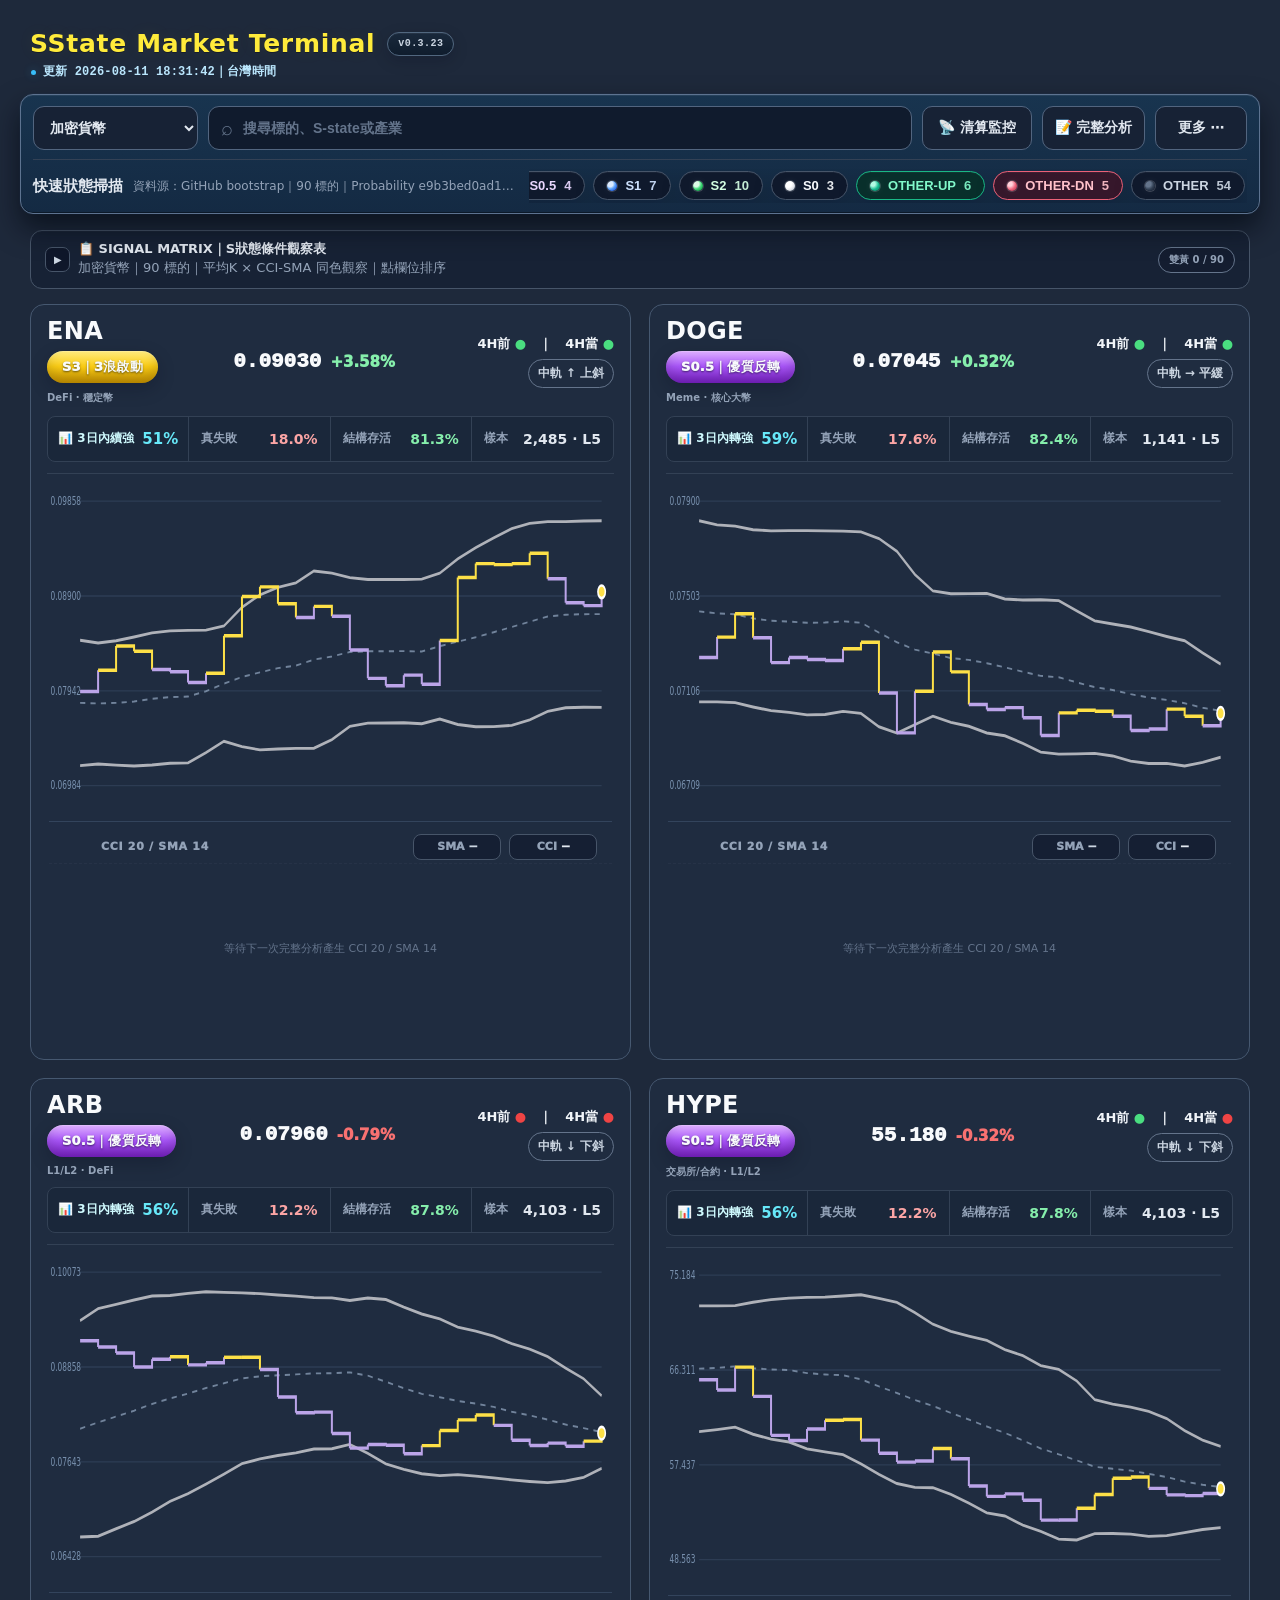
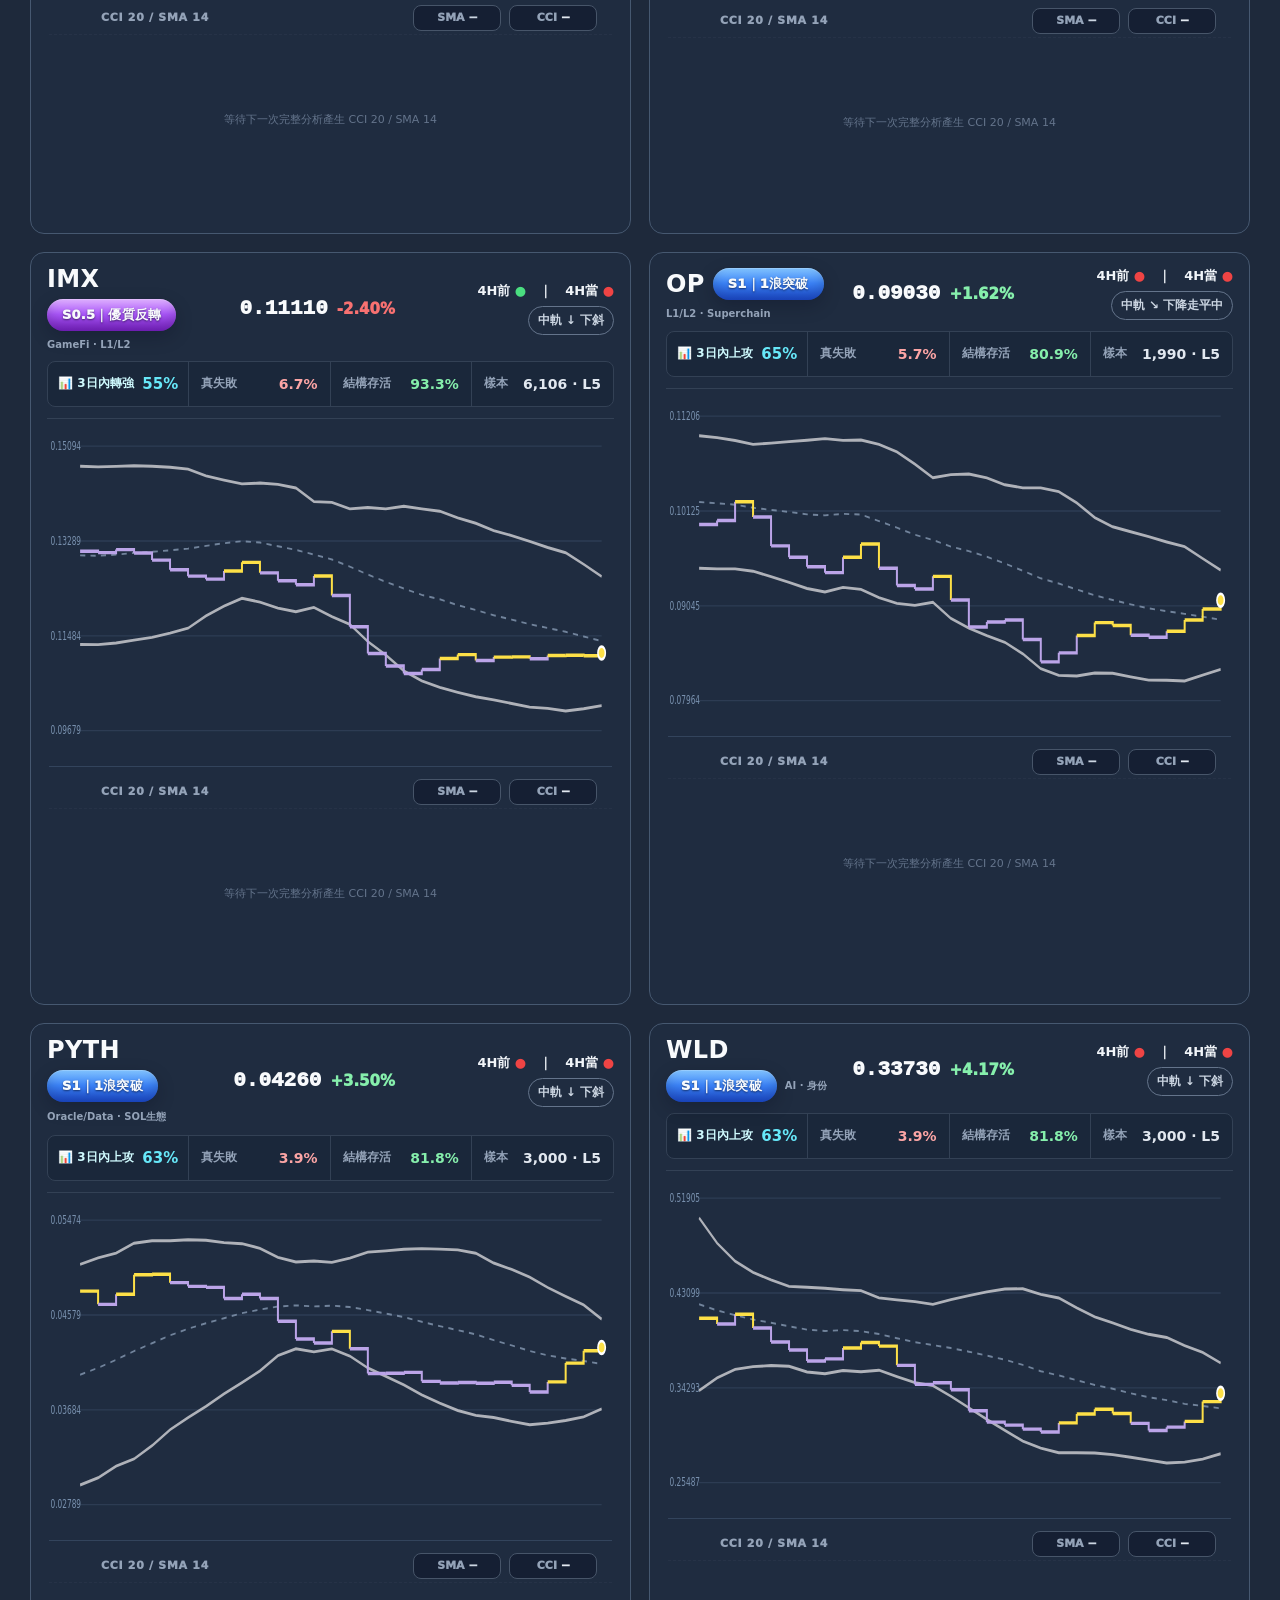
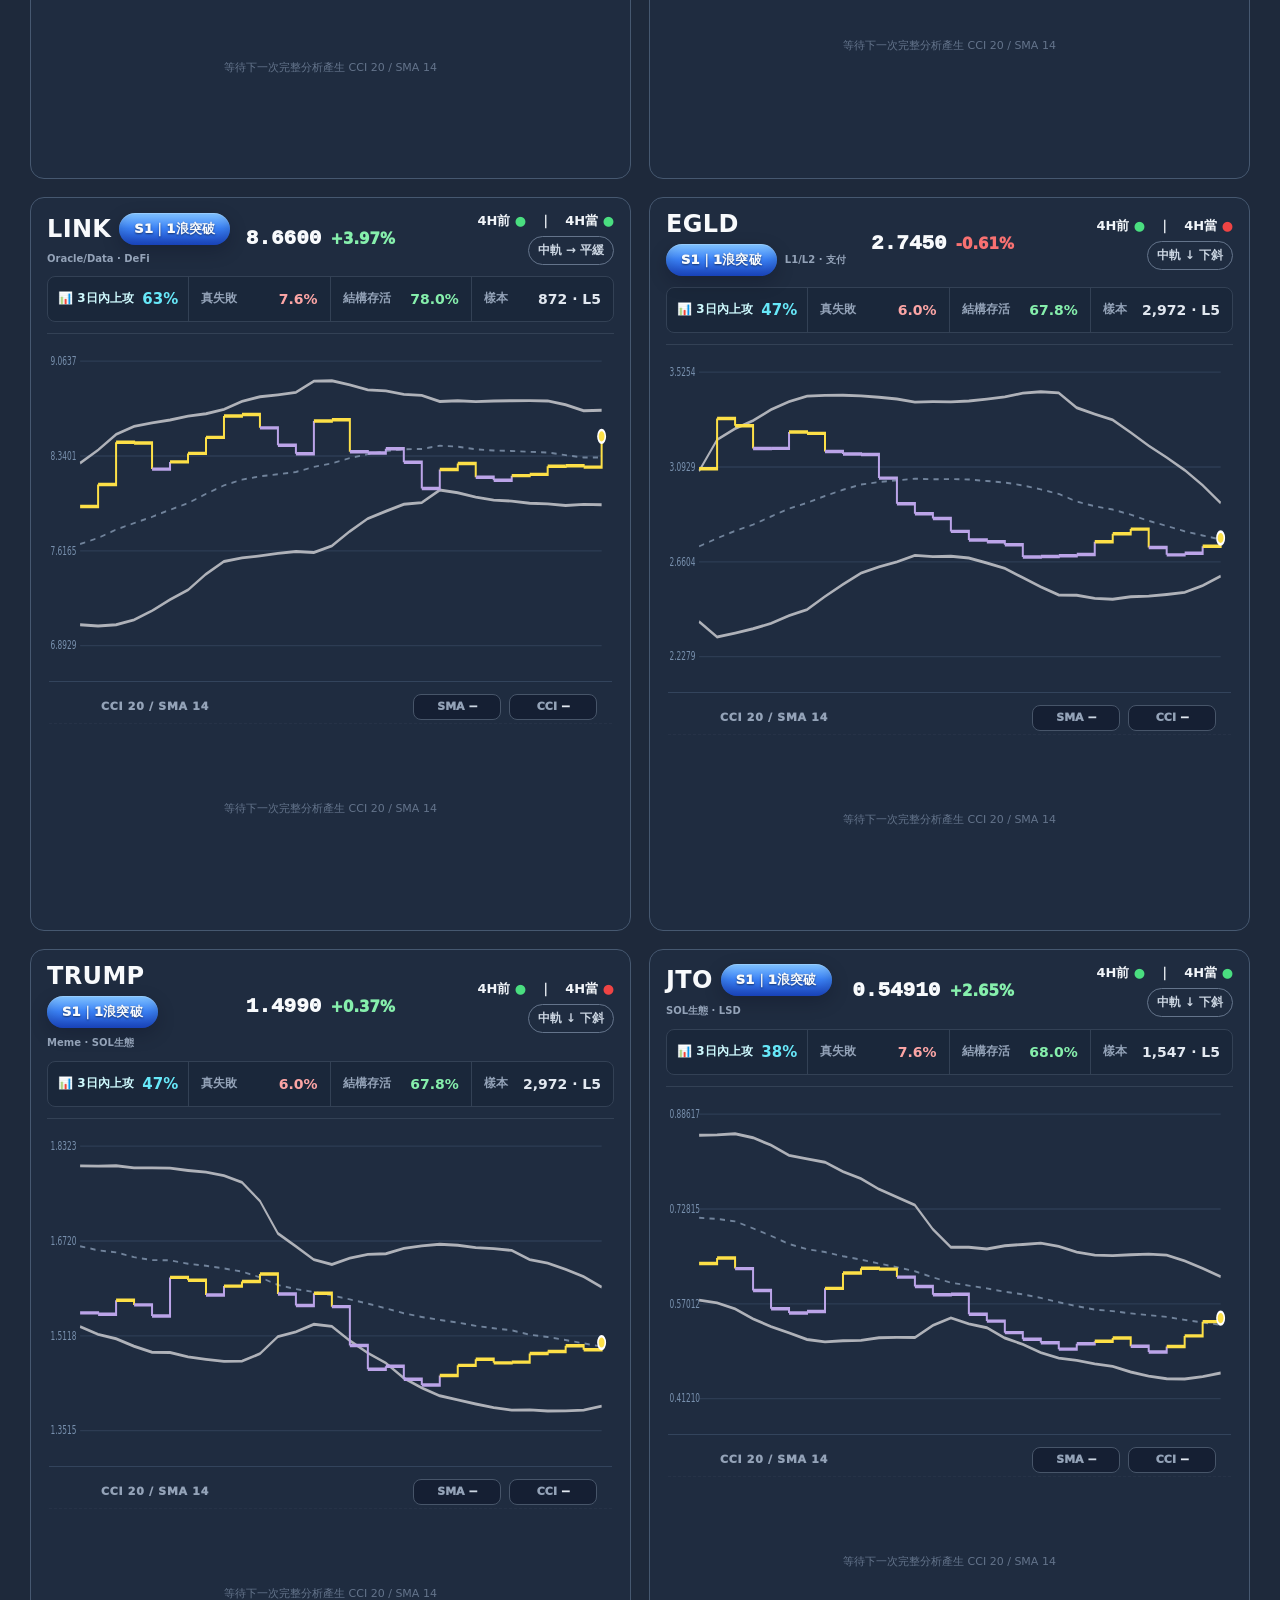
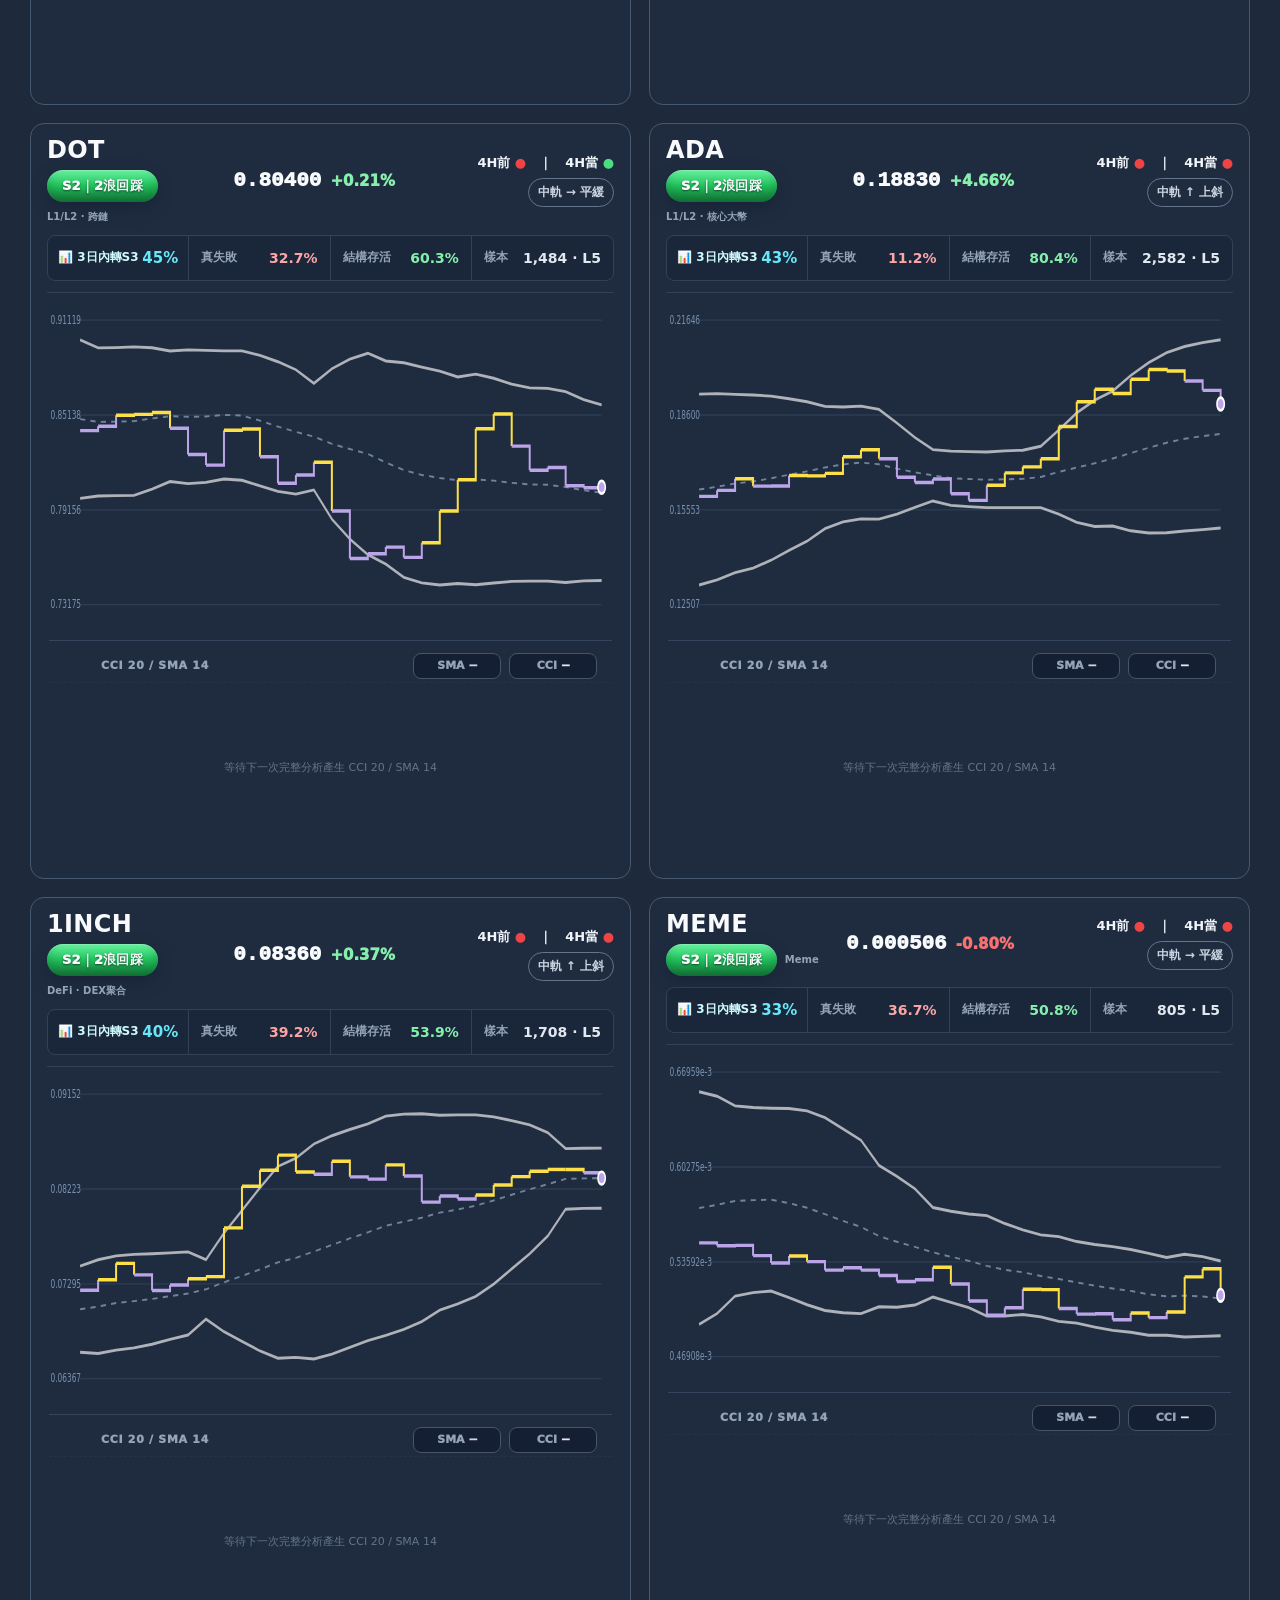
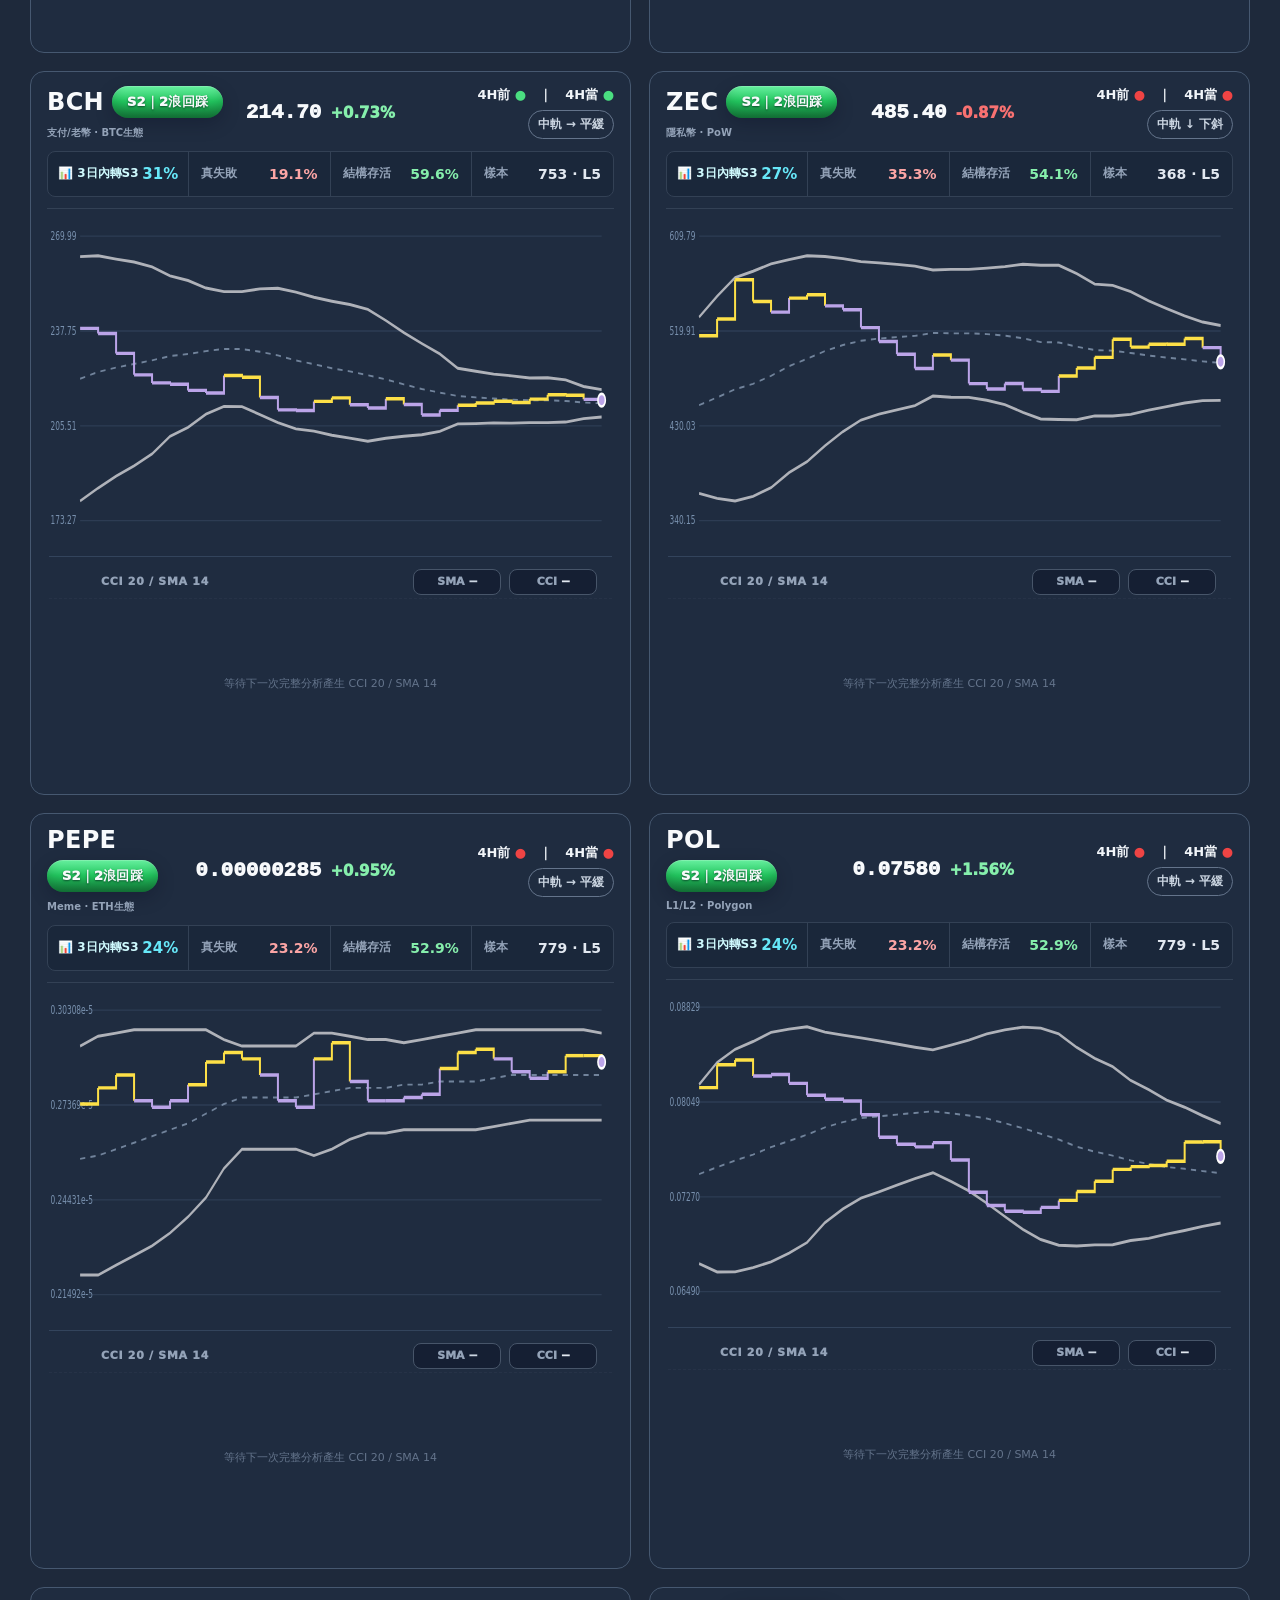
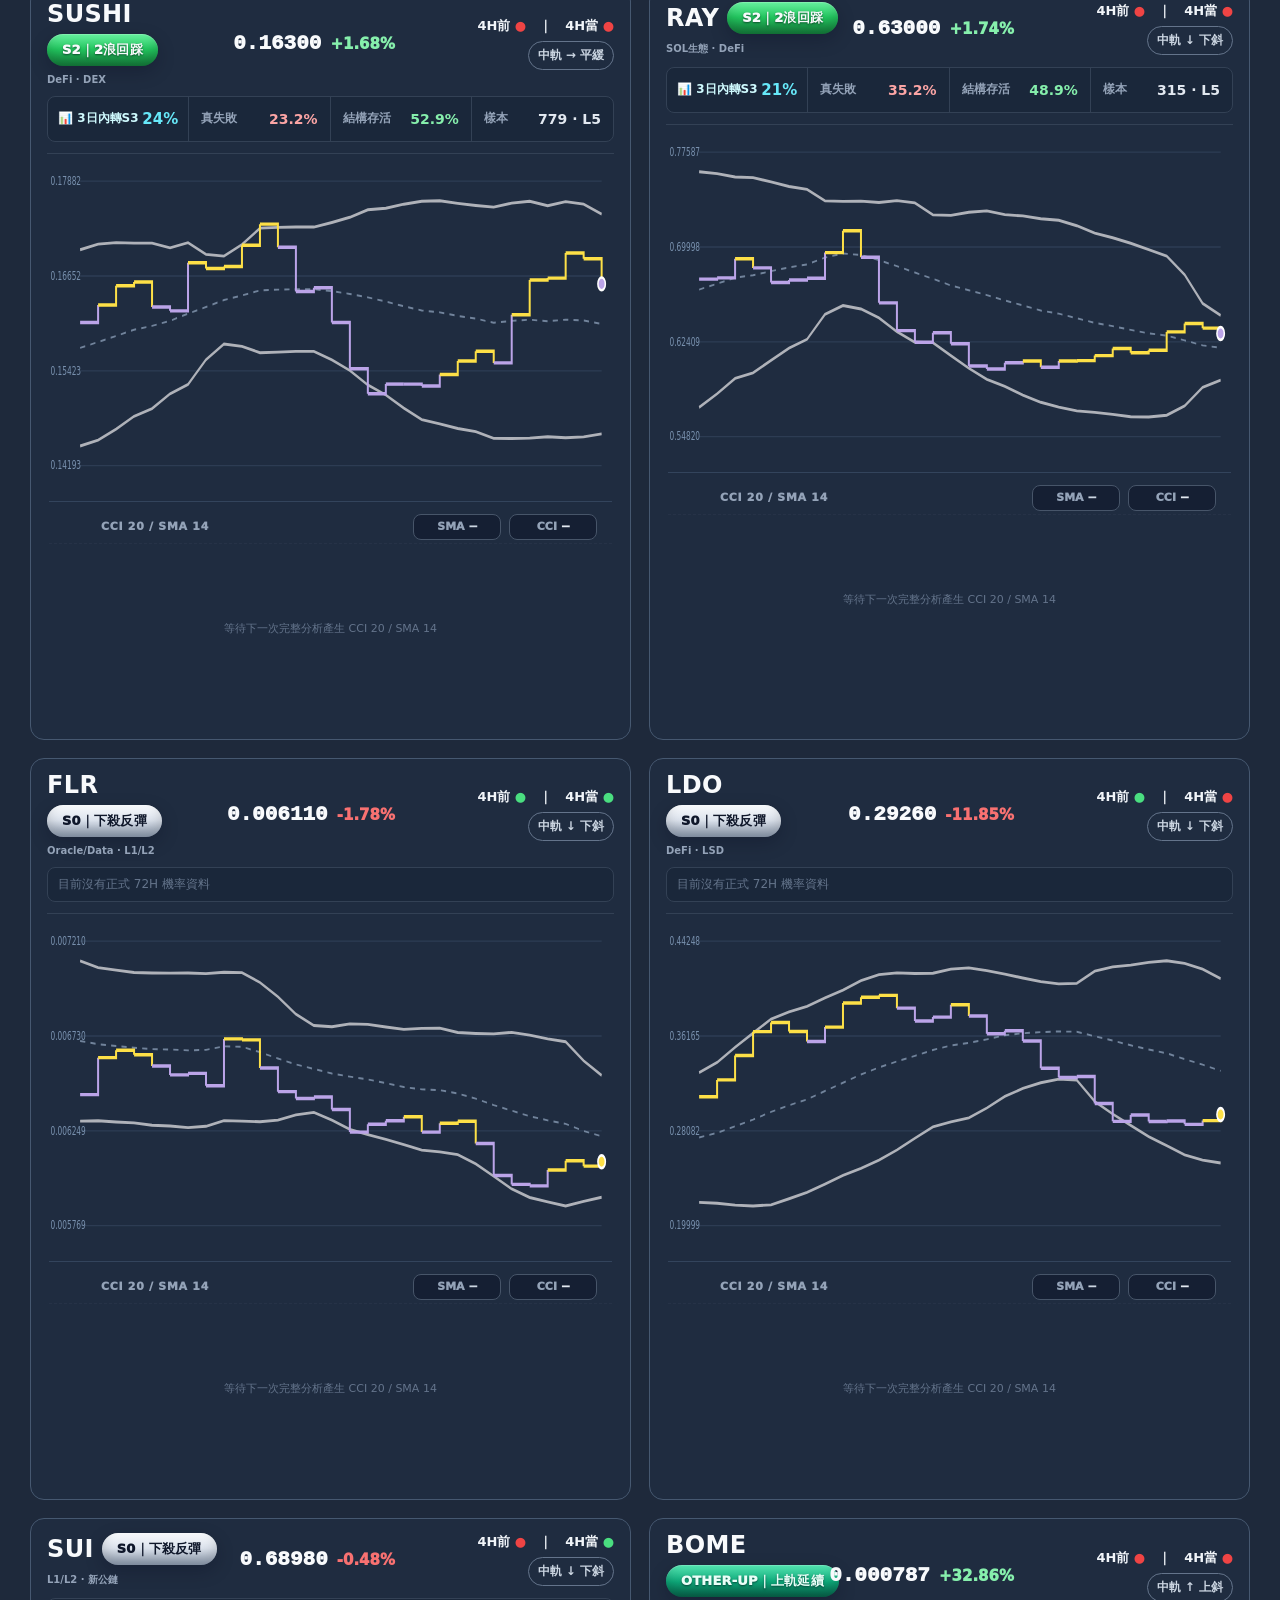
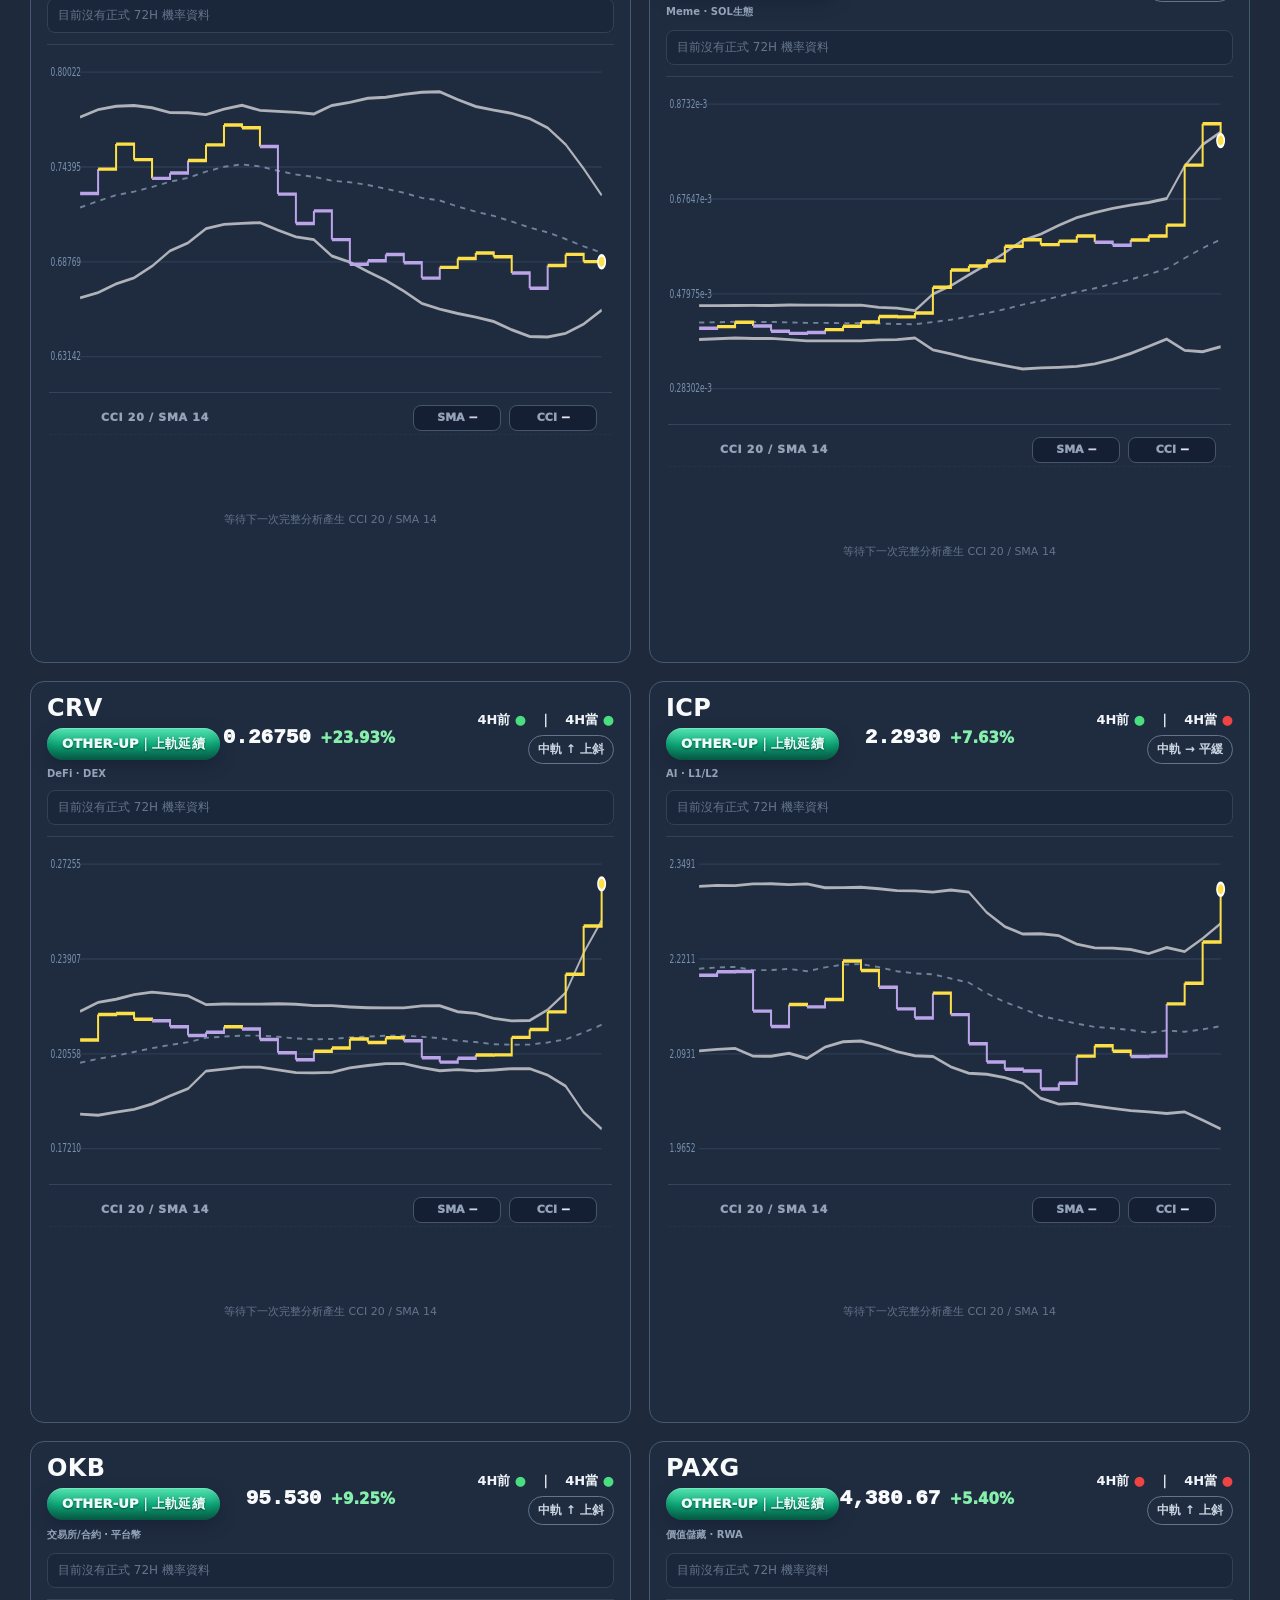
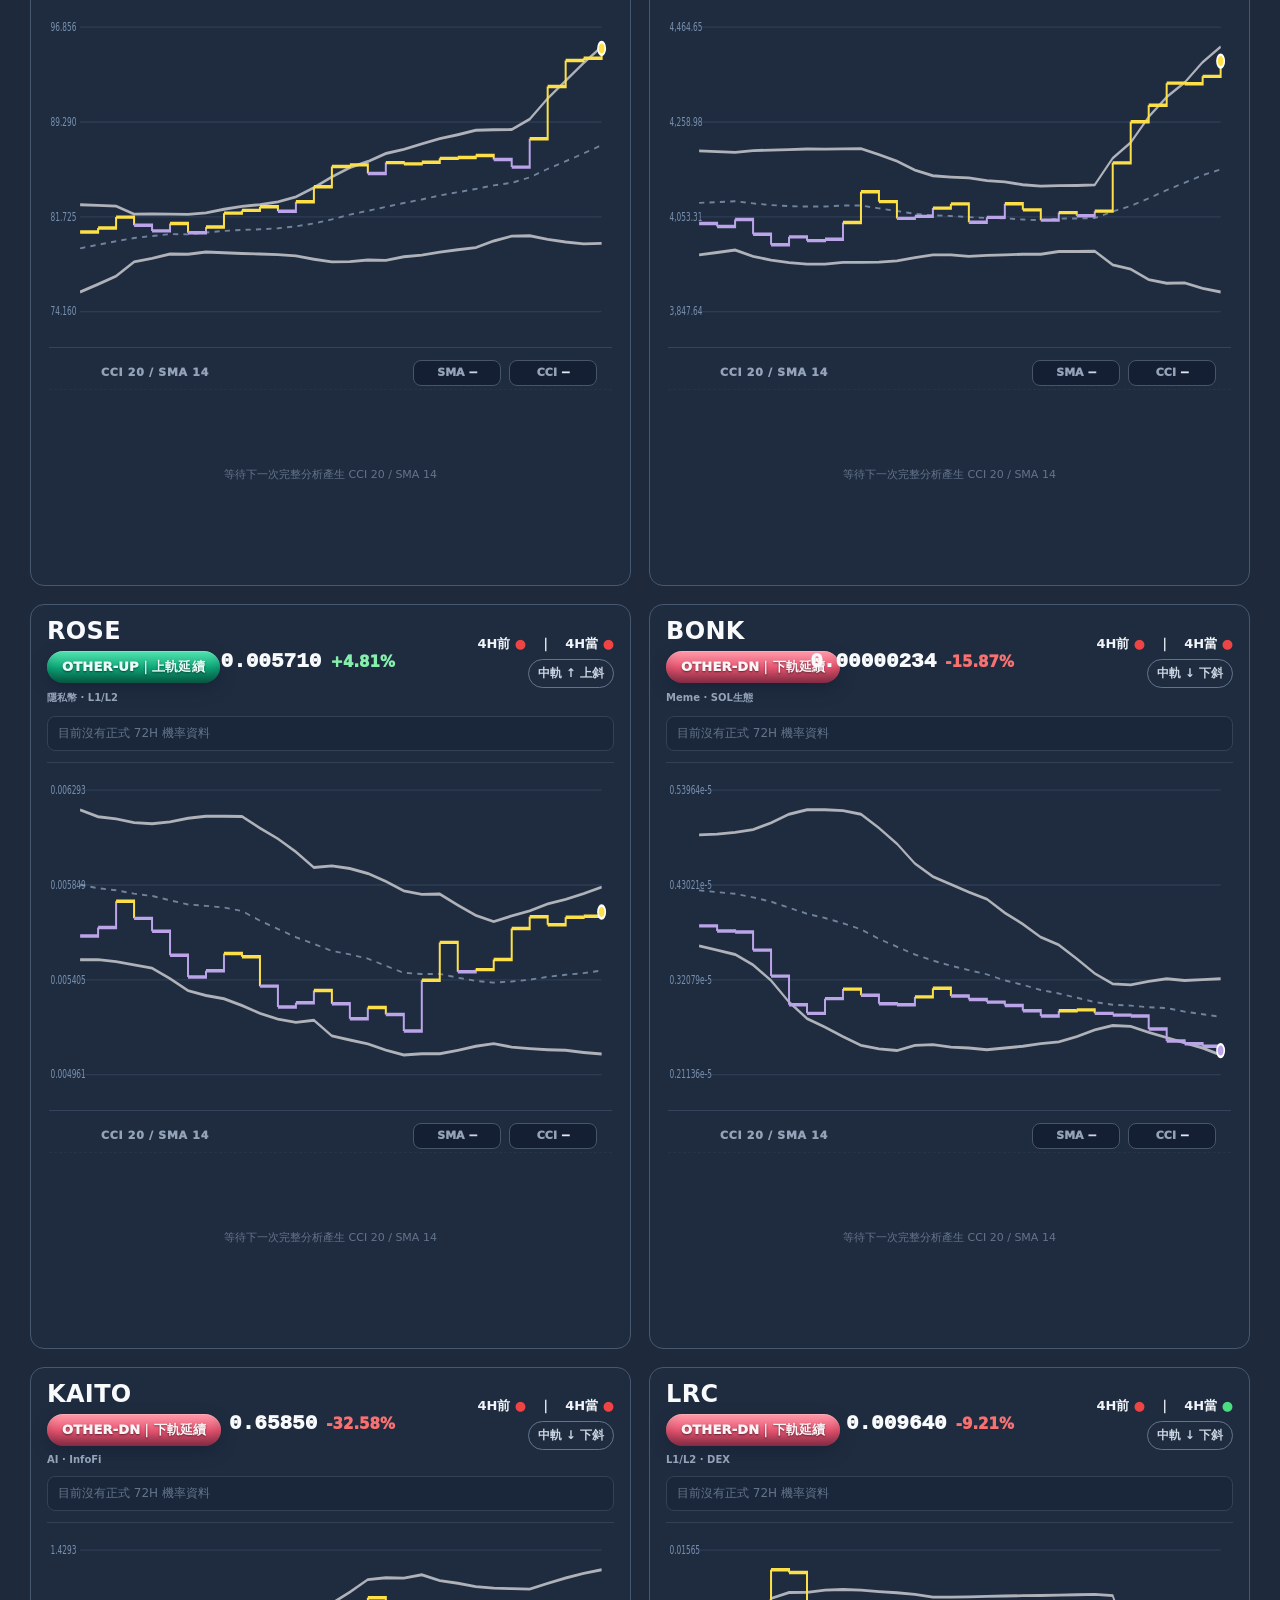
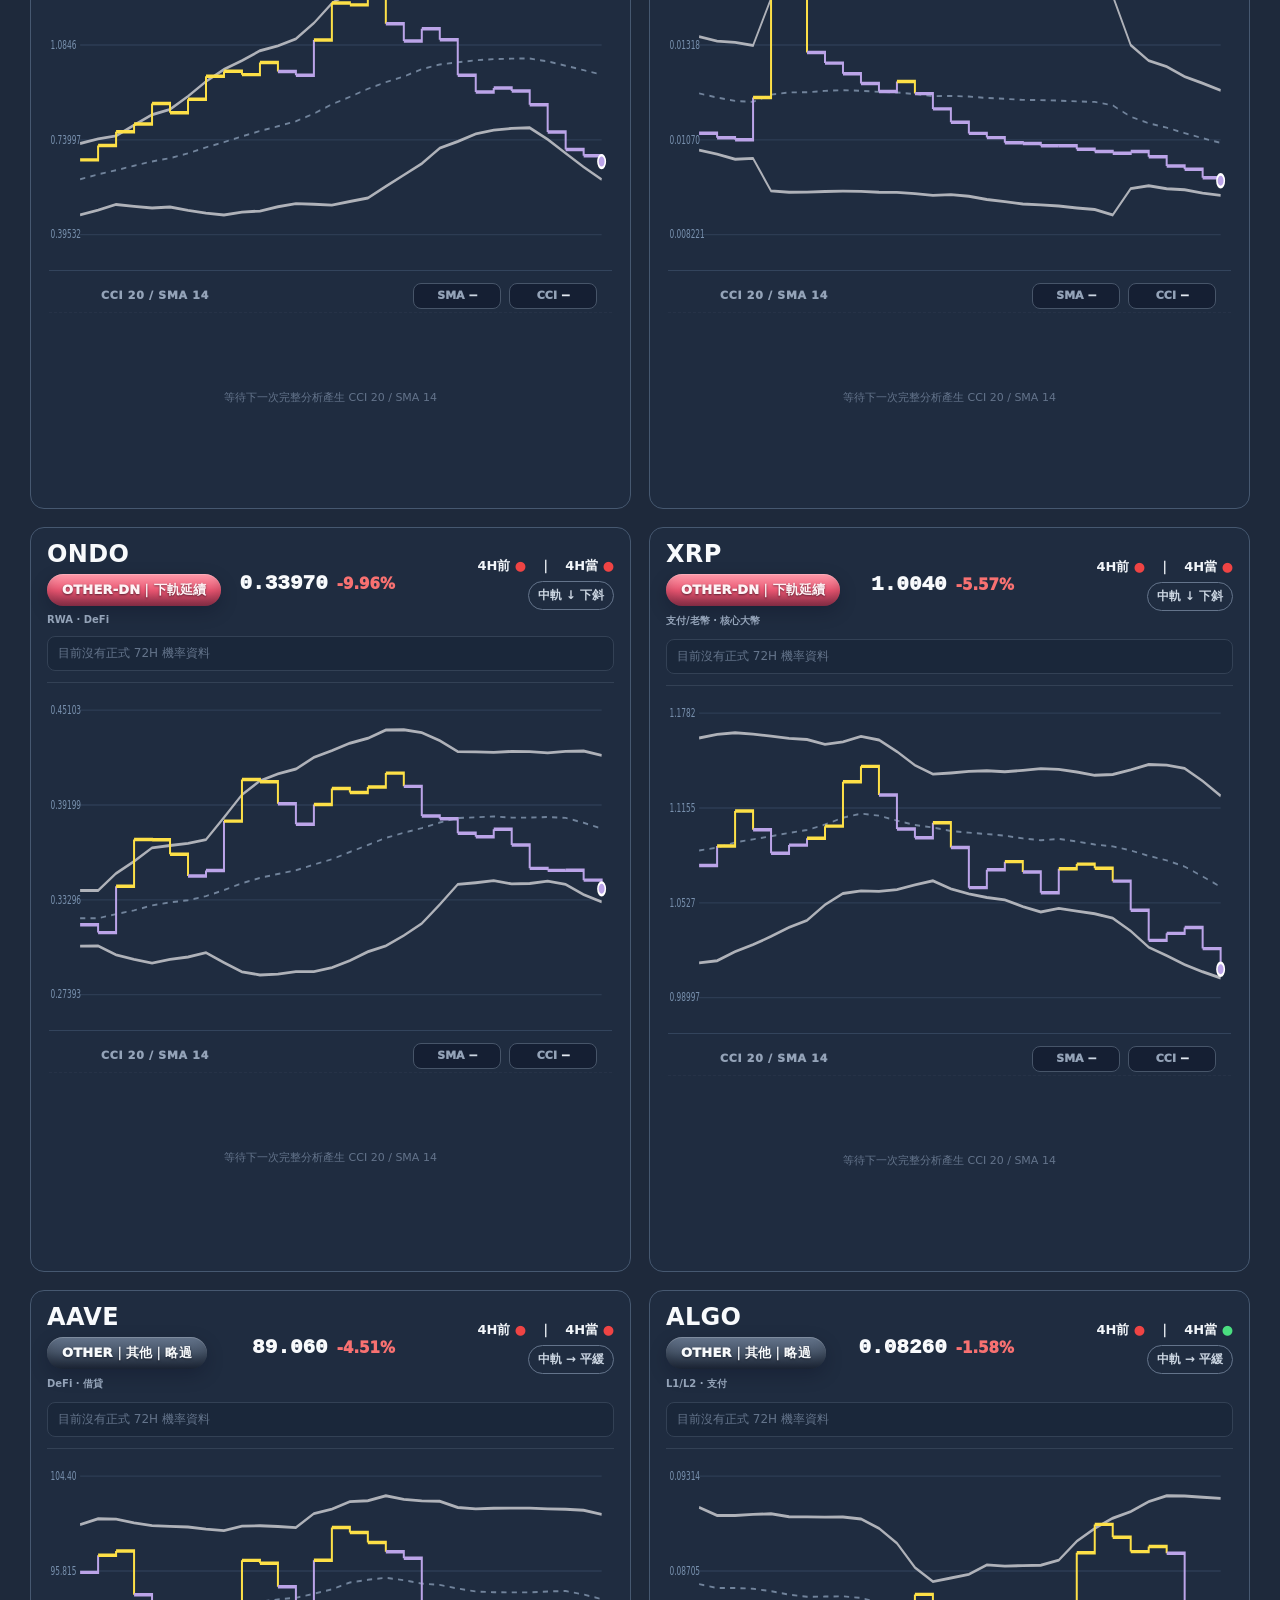
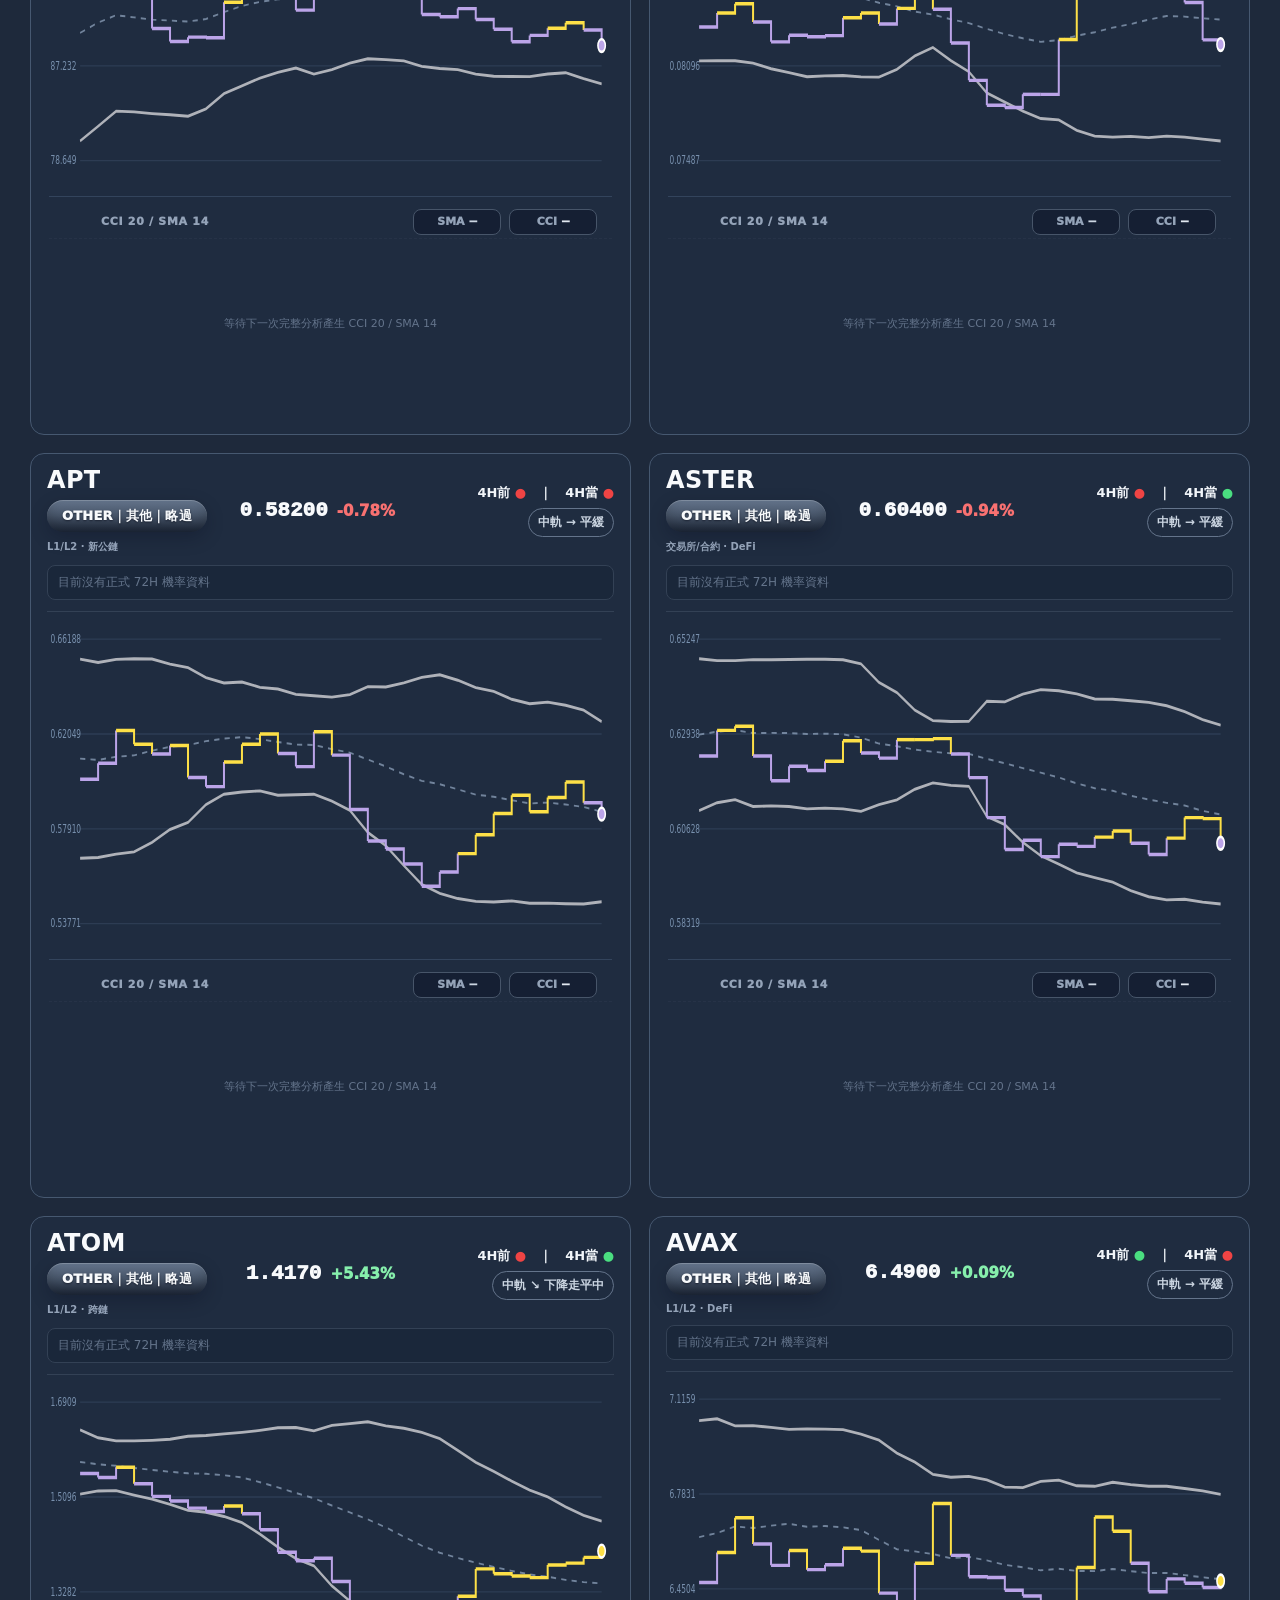
<file: index.html>
<!DOCTYPE html>

<html lang="zh-Hant">
<head>
<meta charset="utf-8"/>
<meta content="width=device-width,initial-scale=1" name="viewport"/>
<link href="./favicon.svg" rel="icon" type="image/svg+xml"/>
<meta content="#1e293b" name="theme-color"/>
<title>SStateMarketTerminal</title>
<link href="styles.css?v=0.3.23" rel="stylesheet"/>
<link href="research-modal.css" rel="stylesheet"/>
</head>
<body>
<main class="shell">
<header class="topbar terminal-heading">
<div class="brand">
<div class="premium-title-line">
<h1>SState Market Terminal</h1>
<span class="version-chip-minimal" id="version-chip"></span>
</div>
<div class="update-time-line" id="system-caption">載入更新時間...</div>
</div>

</header>
<section aria-label="市場搜尋與 S-state 快速篩選" class="sticky-control-deck">
<div class="actions sticky-actions">
<select aria-label="市場" id="market-select">
<option value="crypto">加密貨幣</option>
<option value="us-stock">美股代幣</option>
</select>
<div class="search-box"><span>⌕</span><input autocomplete="off" id="symbol-search" placeholder="搜尋標的、S-state或產業" spellcheck="false" type="search"/></div>
<a class="performance-link" href="./MultiAssetLiquidityRadar/index.html" id="liquidation-monitor-link" rel="noopener noreferrer" target="_blank" title="在新分頁開啟多幣種清算監控">📡 清算監控</a>
<button class="primary" id="run-button">📝 完整分析</button>
<details class="more-menu">
<summary>更多 ⋯</summary>
<div class="more-menu-panel">
<a class="more-menu-link" href="./monitor.html" id="monitor-link" rel="noopener noreferrer" target="_blank" title="在新分頁開啟 Pionex 即時標的監控">📡 即時監控</a>
<a class="more-menu-link" href="./performance.html" rel="noopener noreferrer" target="_blank" title="Champion 凍結快照正式結算戰績">📊 近期戰績</a>
<button id="download-button" title="下載目前選取市場的最新 JSON">⬇ 加密 JSON</button>
<button class="research-download-button hidden" id="research-download-button" title="下載 R2 research/us-stock/latest.json" type="button">⬇ 新聞 JSON</button>
</div>
</details>
</div>
<div class="sticky-filter-row">
<div class="sticky-scan-meta">
<strong>快速狀態掃描</strong>
<span class="caption" id="snapshot-meta"></span>
</div>
<div class="filters" id="state-filters"></div>
</div>
</section>
<section class="signal-matrix-panel collapsed" id="signal-matrix">
<div class="signal-matrix-head">
<div class="signal-matrix-heading-wrap">
<button aria-controls="signal-matrix-body" aria-expanded="false" class="signal-matrix-toggle" id="signal-matrix-toggle" title="展開 S狀態條件觀察表" type="button">
<span class="signal-matrix-arrow">▶</span>
</button>
<div>
<div class="signal-matrix-title">📋 SIGNAL MATRIX｜S狀態條件觀察表</div>
<div class="caption" id="signal-matrix-caption">載入目前市場快照...</div>
</div>
</div>
<div class="signal-matrix-summary waiting" id="signal-matrix-summary">WAITING</div>
</div>
<div class="signal-matrix-body hidden" id="signal-matrix-body">
<div class="signal-matrix-table-wrap" id="signal-matrix-table-wrap"></div>
<div class="signal-matrix-footnote">OTHER-UP／OTHER-DN 為主頁貼軌延續細分類，原 Champion 訓練狀態仍保留 OTHER。平均K = 最新日線 Heikin-Ashi 顏色；CCI-SMA = CCI20 的 SMA14 最新階梯顏色。黃色＋黃色可快速辨識「雙黃」條件；所有欄位皆可點擊排序。</div>
</div>
</section>

<section class="run-panel hidden" id="run-panel">
<div class="run-line">
<strong id="run-title">分析準備中</strong>
<span id="run-percent">0%</span>
</div>
<div aria-label="完整分析進度" class="volume-progress" id="run-bar"></div>
<div class="caption" id="run-detail"></div>
</section>
<section class="summary-strip" id="summary-strip"></section>
<section class="cards" id="cards"></section>
<section class="empty hidden" id="empty-state">
<h3>尚無可顯示資料</h3>
<p>網站預設只讀取最後一次成功結果。設定 Worker 後，選擇市場並按「完整分析」才會重新抓取 Pionex 並執行 Python 引擎。</p>
</section>
</main>
<button aria-hidden="true" class="signal-matrix-return hidden" disabled="" id="signal-matrix-return" title="返回 SIGNAL MATRIX 表格" type="button">
<span class="signal-matrix-return-icon">↩</span>
<span class="signal-matrix-return-label">返回</span>
</button>



<div class="toast hidden" id="toast"></div>
<script src="config.js?v=0.3.22"></script>
<script src="monitor-engine.js?v=0.3.22"></script>
<script src="app.js?v=0.3.23"></script>
<script src="research-modal.js"></script>
<script src="research-download.js"></script>
</body>
</html>
</file>
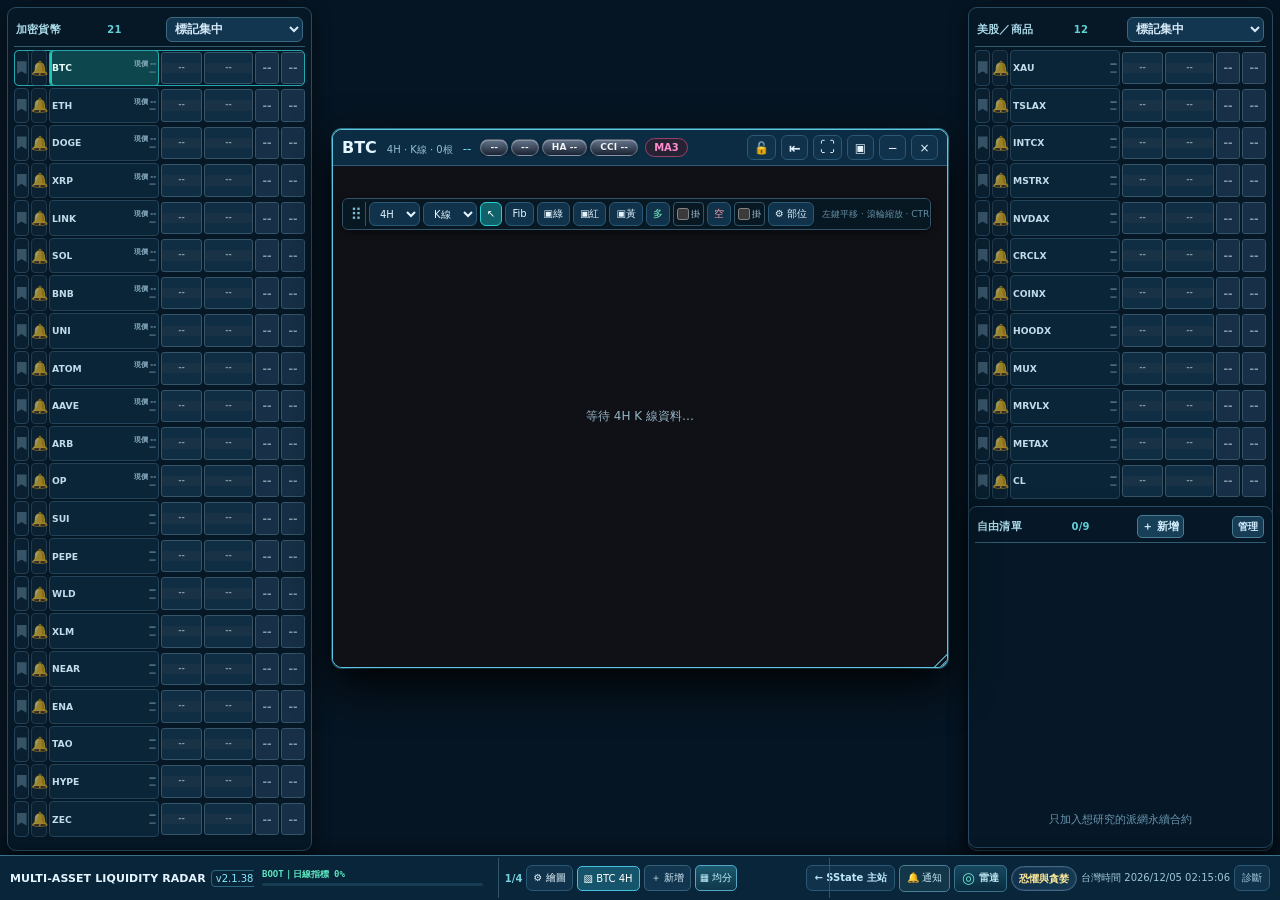
<file: MultiAssetLiquidityRadar/index.html>
<!doctype html>
<html lang="zh-Hant"><head><meta charset="utf-8"><meta name="viewport" content="width=device-width,initial-scale=1"><link href="./favicon.svg" rel="icon" type="image/svg+xml"/><meta name="theme-color" content="#071827"><title>Multi-Asset Liquidity Radar</title><link rel="stylesheet" href="./style.css?v=2.1.38"></head>
<body class="radar-workspace">
<aside class="liq-side-nav liq-nav-left" id="liq-crypto-nav" aria-label="加密貨幣固定監控清單">
 <div class="liq-nav-content"><div class="liq-nav-heading"><span>加密貨幣</span> <span class="liq-nav-count" id="liq-crypto-side-count">21</span><select class="liq-sector-sort" id="cryptoSort" aria-label="加密貨幣獨立排序"><option value="marks">標記集中</option><option value="watchlist">清單順序</option><option value="symbol">幣種名稱</option><option value="bull_pair">雙黃優先</option><option value="bear_pair">雙紫優先</option><option value="ha">平均K 黃優先</option><option value="cci">CCI 黃優先</option><option value="midline">中軌上斜優先</option><option value="sstate">S 狀態優先</option><option value="near">最近清算界</option></select></div><nav class="liq-nav-list" id="liq-crypto-list" aria-label="加密市場 21 檔全景"></nav></div>
</aside>
<aside class="liq-side-nav liq-nav-right" id="liq-stock-nav" aria-label="美股商品固定監控清單">
 <div class="liq-nav-content"><div class="liq-nav-heading"><span>美股／商品</span> <span class="liq-nav-count" id="liq-stock-side-count">12</span><select class="liq-sector-sort" id="stockSort" aria-label="美股商品獨立排序"><option value="marks">標記集中</option><option value="watchlist">清單順序</option><option value="symbol">幣種名稱</option><option value="bull_pair">雙黃優先</option><option value="bear_pair">雙紫優先</option><option value="ha">平均K 黃優先</option><option value="cci">CCI 黃優先</option><option value="midline">中軌上斜優先</option><option value="sstate">S 狀態優先</option><option value="near">最近清算界</option></select></div><nav class="liq-nav-list" id="liq-stock-list" aria-label="美股商品 12 檔全景"></nav></div>
</aside>
<aside id="liq-custom-nav" class="liq-side-nav liq-nav-custom" aria-label="自選派網合約清單">
 <div class="liq-nav-content">
  <div class="liq-nav-heading"><span>自由清單</span><span class="liq-nav-count" id="liq-custom-side-count">0/9</span><button id="customAddSymbol" type="button" class="custom-plus" title="新增派網 PERP 合約">＋ 新增</button><button id="customManageSymbol" type="button" class="custom-manage-btn" title="管理／移除自由清單標的">管理</button></div>
  <nav class="liq-nav-list" id="liq-custom-list" aria-label="自選九檔 PERP 全景"></nav>
  <div class="custom-empty" id="customEmpty">只加入想研究的派網永續合約</div>
 </div>
</aside>
<section id="chartWindowLayer" class="chart-window-layer" aria-label="最多四個浮動 4H 圖表視窗"></section>
<section id="chartTaskbar" class="chart-taskbar" aria-label="圖表工作列">
  <div class="chart-taskbar-heading"><span>▦ 圖表工作列</span><span id="chartWindowCount">0/4</span></div>
  <div id="chartWindowTabs" class="chart-window-tabs" role="group" aria-label="切換、還原圖表視窗"></div>
  <button type="button" id="chartAddWindow" class="chart-add-window" title="新增圖表視窗（最多四張）">＋ 新增</button>
  <button type="button" id="drawingManageButton" class="dw-manage-trigger" title="管理 R2 各幣繪圖記憶">⚙ 繪圖</button>
  <button type="button" id="chartTileWindows" class="chart-tile-windows" title="一鍵平均分割目前可見的圖表（2 張上下排列、3 張交替兩種版型、4 張 2×2）" aria-label="一鍵平均分割圖表">▦ 均分</button>
  <span id="chartWindowMessage" class="chart-window-message" role="status" aria-live="polite"></span>
</section>
<section id="signalSpotlightPanel" class="signal-spotlight-panel" role="dialog" aria-label="Signal Spotlight 智慧事件雷達" hidden>
 <header class="spotlight-panel-head"><div><strong>◎ SIGNAL SPOTLIGHT</strong><small>37 項日線矩陣 · 新鮮事件雷達</small></div><button type="button" id="signalSpotlightClose" aria-label="關閉智慧雷達">×</button></header>
 <div class="spotlight-panel-tools"><span id="signalSpotlightSummary">等待有效日線資料</span><label>呼吸門檻 <select id="signalSpotlightThreshold" aria-label="事件提醒分數門檻"><option value="70">70</option><option value="75">75</option><option value="80" selected>80</option><option value="85">85</option><option value="90">90</option></select></label></div>
 <div id="signalSpotlightCards" class="spotlight-cards" role="list" aria-live="polite"></div>
 <p id="signalSpotlightNotice" class="spotlight-notice" role="status" aria-live="polite"></p>
 <footer class="spotlight-foot">形成中＝日線尚未收盤 · 確認＝08:00 後核對｜分數是優先度，並非勝率。事件與已讀狀態僅儲存於本瀏覽器。</footer>
</section>
<section id="browserNotifyPanel" class="browser-notify-panel" role="dialog" aria-label="網頁通知設定與頻率統計" hidden>
  <header class="browser-notify-head"><div><strong>🔔 網頁通知觀測器</strong><small>RR 亮燈變化 · 雷達新事件 · 本機 7 日統計</small></div><button type="button" id="browserNotifyClose" aria-label="關閉通知設定">×</button></header>
  <div class="browser-notify-content">
    <div class="browser-notify-options"><label><input id="browserNotifyRR" type="checkbox"> RR 達標通知</label><label><input id="browserNotifyRadar" type="checkbox"> 智慧雷達新事件通知</label></div>
    <p id="browserNotifyPermission" class="browser-notify-permission">通知權限載入中…</p>
    <div class="browser-notify-actions"><button type="button" id="browserNotifyPermissionButton">允許通知</button><button type="button" id="browserNotifyTest">測試通知</button></div>
    <div class="browser-notify-metrics"><div><strong id="browserNotifyRRCount">0</strong><small>今日 RR 觸發</small></div><div><strong id="browserNotifyLongCount">0</strong><small>多方</small></div><div><strong id="browserNotifyShortCount">0</strong><small>空方</small></div><div><strong id="browserNotifyRadarCount">0</strong><small>雷達新事件</small></div><div><strong id="browserNotifyHourly">—</strong><small>RR / 有效小時</small></div><div><strong id="browserNotifyAttemptCount">0</strong><small>通知嘗試數</small></div></div>
    <p id="browserNotifyTop" class="browser-notify-top">尚無 RR 達標事件</p><p id="browserNotifyObserved" class="browser-notify-observed">觀測狀態載入中</p>
    <div class="browser-notify-label">最近事件（包含熄燈，熄燈不發通知）</div><div id="browserNotifyEvents" class="browser-notify-events"></div>
    <p class="browser-notify-foot">首次載入、重新整理、修改 RR 門檻或資料恢復只建立基準。關閉網頁就停止；Telegram 價格鈴鐺維持獨立運作。</p>
  </div>
</section>
<section id="terminalStatus" class="terminal-status" aria-label="行情載入進度與終端資訊">
 <div class="terminal-line"><span id="terminalProgressText">BOOT｜歷史資料初始化</span><span id="terminalDetail">建立監控資料…</span></div>
 <div class="terminal-meter" role="progressbar" aria-label="有效日線指標初始化進度" aria-valuemin="0" aria-valuemax="100" aria-valuenow="0"><div id="terminalProgressFill"></div></div>
</section>
<footer id="workspaceFooter" class="workspace-footer">
 <div class="radar-brand-block"><span class="brand">MULTI-ASSET LIQUIDITY RADAR</span><span class="version">v2.1.38</span></div>
 <span id="coverage" class="footer-coverage">等待資料</span>
 <div class="header-status"><a class="home-link" href="../index.html">← SState 主站</a>
  <div class="footer-radar-actions" role="group" aria-label="通知與智慧雷達">
  <button type="button" id="browserNotifyButton" class="browser-notify-trigger" aria-controls="browserNotifyPanel" aria-expanded="false" aria-label="網頁通知與觸發統計">🔔 通知</button>
  <button type="button" id="signalSpotlightButton" class="signal-spotlight-trigger" aria-label="智慧事件雷達" aria-controls="signalSpotlightPanel" aria-expanded="false" type="button"><span class="spotlight-radar-icon" aria-hidden="true">◎</span> 雷達 <span id="signalSpotlightUnread" class="signal-spotlight-count" hidden>0</span></button>
  </div>
  <div class="fg-popover" id="fgPopover"><button class="fg-trigger" id="fgTrigger" type="button" aria-haspopup="dialog" aria-expanded="false" aria-controls="fgPanel">恐懼與貪婪</button><section class="fg-panel" id="fgPanel" role="dialog" aria-label="恐懼與貪婪一年線圖"><iframe id="fgChartFrame" title="恐懼與貪婪一年線圖" data-src="./fear-greed.html?v=2.1.25" referrerpolicy="no-referrer" loading="lazy"></iframe></section></div>
  <span id="liveStatus" class="status-pill waiting" hidden>等待行情</span><span id="clock">台灣時間 --:--:--</span><button id="diagToggle" type="button" aria-expanded="false">診斷</button>
 </div>
 <span id="loadedCount" hidden>尚未載入</span><span id="cryptoCount" hidden></span><span id="stockCount" hidden></span><span id="allCount" hidden></span>
</footer>
<div id="customSymbolModal" class="custom-symbol-modal" role="dialog" aria-modal="true" aria-label="新增派網永續合約" hidden>
 <div class="custom-modal-backdrop" data-custom-close="1"></div>
 <section class="custom-modal-card"><header><strong>新增派網 PERP 合約</strong><button type="button" id="customSymbolClose" aria-label="關閉">×</button></header>
 <input id="customSymbolQuery" type="search" placeholder="搜尋 BTC、EIGEN、ETHFI…" autocomplete="off" aria-label="搜尋派網合約">
 <div class="custom-modal-hint" id="customSymbolHint">僅顯示 USDT 本位 PERP，最多加入 8 檔</div>
 <div class="custom-symbol-results" id="customSymbolResults"></div>
 </section>
</div>
<div id="customManageModal" class="custom-symbol-modal" role="dialog" aria-modal="true" aria-label="管理自由清單" hidden>
 <div class="custom-modal-backdrop" data-manage-close="1"></div>
 <section class="custom-modal-card custom-manage-card"><header><strong>管理自由清單 · 最多 9 檔</strong><button type="button" id="customManageClose" aria-label="關閉">×</button></header>
 <p class="custom-manage-hint">從這裡移除標的；原有 Telegram 價格提醒不會自動刪除。</p>
 <div id="customManageList" class="custom-manage-list"></div></section>
</div>
<div class="workspace-diag" id="diagHolder" hidden><details class="diag" id="diagPanel" open><summary>資料連線及錯誤診斷 <span id="diagCount">0</span></summary><div id="diagnostics"></div></details><div class="workspace-footnotes">4H 真實 OHLC；布林帶(20,2)、HA 階梯、S 狀態、中軌斜率及 CCI-SMA 使用日線，Asia/Taipei 08:00 換日。上下清算界限僅採用 CoinGlass 7D；抓取失敗可顯示上次成功的真實數值（標示過期、停用 RR），永不使用 15M 代理估算。清單固定全數可見，最多四張浮動 4H／1D 圖表，支援獨立鎖定、最小化、關閉、拖曳及縮放。</div></div>
<div id="liq-alert-modal" class="liq-alert-modal" hidden aria-hidden="true">
  <div class="liq-alert-backdrop" data-close-liq-alert="1"></div>
  <section class="liq-alert-card" role="dialog" aria-modal="true" aria-labelledby="liq-alert-title">
    <header><div><div class="liq-alert-eyebrow">TELEGRAM PRICE ALERT · SState 共用提醒</div><h2 id="liq-alert-title">價格提醒</h2></div><button id="liq-alert-close" class="liq-alert-close" type="button" aria-label="關閉">×</button></header>
    <div class="liq-alert-form">
      <div class="liq-alert-symbol-line"><strong id="liq-alert-symbol">BTC</strong><span id="liq-alert-current">現價 —</span></div>
      <label for="liq-alert-target">觸發價格</label>
      <input id="liq-alert-target" type="number" step="any" min="0" inputmode="decimal" autocomplete="off" placeholder="輸入目標價格">
      <label for="liq-alert-direction" class="liq-alert-direction-label">穿越方向（必選）</label>
      <select id="liq-alert-direction" required>
        <option value="">請選擇上破或下破</option>
        <option value="ABOVE">↑ 上破：價格由下向上穿越目標</option>
        <option value="BELOW">↓ 下破：價格由上向下穿越目標</option>
      </select>
      <p id="liq-alert-hint" class="liq-alert-hint">先選擇方向；只有設定後真的穿越價位才會提醒。</p>
      <p class="liq-alert-note">沿用即時監控的 Cloudflare R2 與 Telegram；Worker 會確認真正穿越目標才通知。發送成功後自動刪除，關閉本頁仍持續監控。</p>
      <p id="liq-alert-service" class="liq-alert-service" role="status">正在連線共用價格警報…</p>
      <div class="liq-alert-actions"><button id="liq-alert-delete" class="liq-alert-delete" type="button" hidden>刪除提醒</button><span class="liq-alert-spacer"></span><button id="liq-alert-cancel" type="button">取消</button><button id="liq-alert-save" class="liq-alert-save" type="button">儲存提醒</button></div>
    </div>
  </section>
</div>
<div id="liq-alert-toast" class="liq-alert-toast" role="status" aria-live="polite" hidden></div>
<div id="liq-mark-palette" class="liq-mark-palette" role="dialog" aria-label="選擇幣種註記顏色" hidden>
  <div class="liq-mark-title" id="liqMarkTitle">選擇標記顏色</div>
  <div class="liq-mark-options">
    <button type="button" data-color="red" title="紅色標記" aria-label="紅色標記"><span class="mark-swatch red"></span>紅</button>
    <button type="button" data-color="orange" title="橘色標記" aria-label="橘色標記"><span class="mark-swatch orange"></span>橘</button>
    <button type="button" data-color="yellow" title="黃色標記" aria-label="黃色標記"><span class="mark-swatch yellow"></span>黃</button>
    <button type="button" data-color="green" title="綠色標記" aria-label="綠色標記"><span class="mark-swatch green"></span>綠</button>
    <button type="button" data-color="blue" title="藍色標記" aria-label="藍色標記"><span class="mark-swatch blue"></span>藍</button>
    <button type="button" data-color="purple" title="紫色標記" aria-label="紫色標記"><span class="mark-swatch purple"></span>紫</button>
    <button type="button" data-color="clear" class="mark-clear" title="解除顏色標記">× 清除標記</button>
  </div>
</div>

<div id="dwPositionModal" class="dw-modal" role="dialog" aria-modal="true" aria-label="多空部位設定" hidden>
 <section class="dw-modal-card"><header><strong id="dwPositionTitle">部位設定</strong><button id="dwPositionCancel" type="button">×</button></header>
 <div class="dw-modal-body">
  <label>止損價 <input id="dwStop" type="number" step="any" min="0"></label>
  <label>目標價 <input id="dwTarget" type="number" step="any" min="0"></label>
  <label class="dw-toggle"><input id="dwUseLimit" type="checkbox"> 是否掛單（僅換算、不送委託）</label>
  <label>掛單進場價格 <input id="dwLimitPrice" type="number" step="any" min="0"></label>
  <label>預計止損金額 1 <input id="dwRisk1" type="number" step="any" min="0"></label>
  <label>預計止損金額 2 <input id="dwRisk2" type="number" step="any" min="0"></label>
  <div id="dwPositionCalc" class="dw-calculation">計算中…</div>
  <small>理論換算；不包含手續費、滑價與資金費用，不進行實際下單。</small>
  <button id="dwPositionSave" type="button">確認儲存</button>
 </div></section>
</div>
<div id="dwManageModal" class="dw-modal" role="dialog" aria-modal="true" aria-label="繪圖記憶管理" hidden>
 <section class="dw-modal-card dw-manager-card"><header><strong>繪圖記憶管理 · R2 每幣獨立 JSON</strong><button id="dwManageClose" type="button">×</button></header>
 <div class="dw-modal-body"><fieldset class="dw-default-risk"><legend>新繪製部位的預設止損金額（多空共用）</legend><label>止損金額 1 <input id="dwDefaultRisk1" type="number" min="0.000001" step="any" value="1000"></label><label>止損金額 2 <input id="dwDefaultRisk2" type="number" min="0.000001" step="any" value="100"></label><button type="button" id="dwDefaultRiskSave">儲存預設（同步 R2）</button><small id="dwDefaultRiskStatus">僅影響之後新畫的多單／空單；舊圖維持原金額。</small></fieldset>
 <fieldset class="dw-default-risk dw-rr-thresholds"><legend>RR 即時偵測門檻（全雷達共用）</legend>
  <label>原趨勢／延續 RR <input id="dwRRContinuation" type="number" min="1" max="100" step="any" value="1.50" aria-label="原趨勢延續 RR 門檻"></label>
  <small>①、②-A、③-A、④-A、⑤、⑥-A</small>
  <label>反向／轉勢 RR <input id="dwRRReversal" type="number" min="1" max="100" step="any" value="1.70" aria-label="反向轉勢 RR 門檻"></label>
  <small>②-B、③-B、④-B、⑥-B</small>
  <div class="dw-rr-actions"><button id="dwRRReset" type="button">恢復預設</button><button id="dwRRSave" type="button">套用 RR 門檻</button></div>
  <small id="dwRRStatus" role="status">只影響監控清單的 RR LED，不改變手動多空部位的止損金額或 RR。</small>
 </fieldset><p id="dwManagerStatus">讀取中…</p><div class="dw-manager-batch"><label><input id="dwManagerSelectAll" type="checkbox"> 全選繪圖幣種</label><button id="dwManagerBatchDelete" type="button" disabled>清除勾選 (0)</button></div><div id="dwManagerList" class="dw-manager-list"></div>
  <button id="dwManagerRefresh" type="button">重新整理遠端清單</button>
  <small>關閉圖表或移除自由清單不會刪除繪圖。只有按「清除該幣」才會刪除其已儲存的圖形。</small></div>
 </section>
</div>

<script defer src="./coinglass-decrypt.js?v=2.1.17"></script><script defer src="../config.js"></script><script defer src="../monitor-engine.js?v=0.3.22"></script><script defer src="./symbols.js?v=2.1.13"></script><script defer src="./chart4h.js?v=2.1.38"></script><script defer src="./settings-sync.js?v=2.1.2"></script><script defer src="./workspace-sync.js?v=1.7.0"></script><script defer src="./signal-spotlight.js?v=1.8.0"></script><script defer src="./rr-config.js?v=2.1.0"></script><script defer src="./browser-notifications.js?v=2.1.5"></script><script defer src="./signal-spotlight-ui.js?v=2.1.12"></script><script defer src="./rr-scanner.js?v=2.1.3"></script><script defer src="./startup-cache.js?v=2.1.27"></script><script defer src="./cci-hover.js?v=2.0.5"></script><script defer src="./price-stream.js?v=2.1.21"></script><script defer src="./app.js?v=2.1.38"></script><script defer src="./weekly-history.js?v=2.1.37"></script><script defer src="./drawing-workspace.js?v=2.1.37"></script><script defer src="./workspace.js?v=2.1.38"></script><script defer src="./history-warmup.js?v=2.1.32"></script><script defer src="./drawing-manager.js?v=2.1.4"></script><script defer src="./alerts.js?v=1.8.2"></script><script defer src="./color-marks.js?v=1.6.1"></script><script defer src="./fear-greed-popover.js?v=2.1.24"></script>
<script>
/* Only the displayed release version is read; does not block radar initialization. */
fetch('./VERSION.json',{cache:'no-store'}).then(r=>r.ok?r.json():null).then(info=>{
  const v=String(info?.version||'');
  if(!/^\d+\.\d+\.\d+$/.test(v))return;
  const label=document.querySelector('.radar-brand-block .version');
  if(label)label.textContent='v'+v;
  // document.title is controlled exclusively by the live chart title updater.
}).catch(()=>{/* Offline: keep the HTML fallback version. */});
</script>
</body></html>
</file>
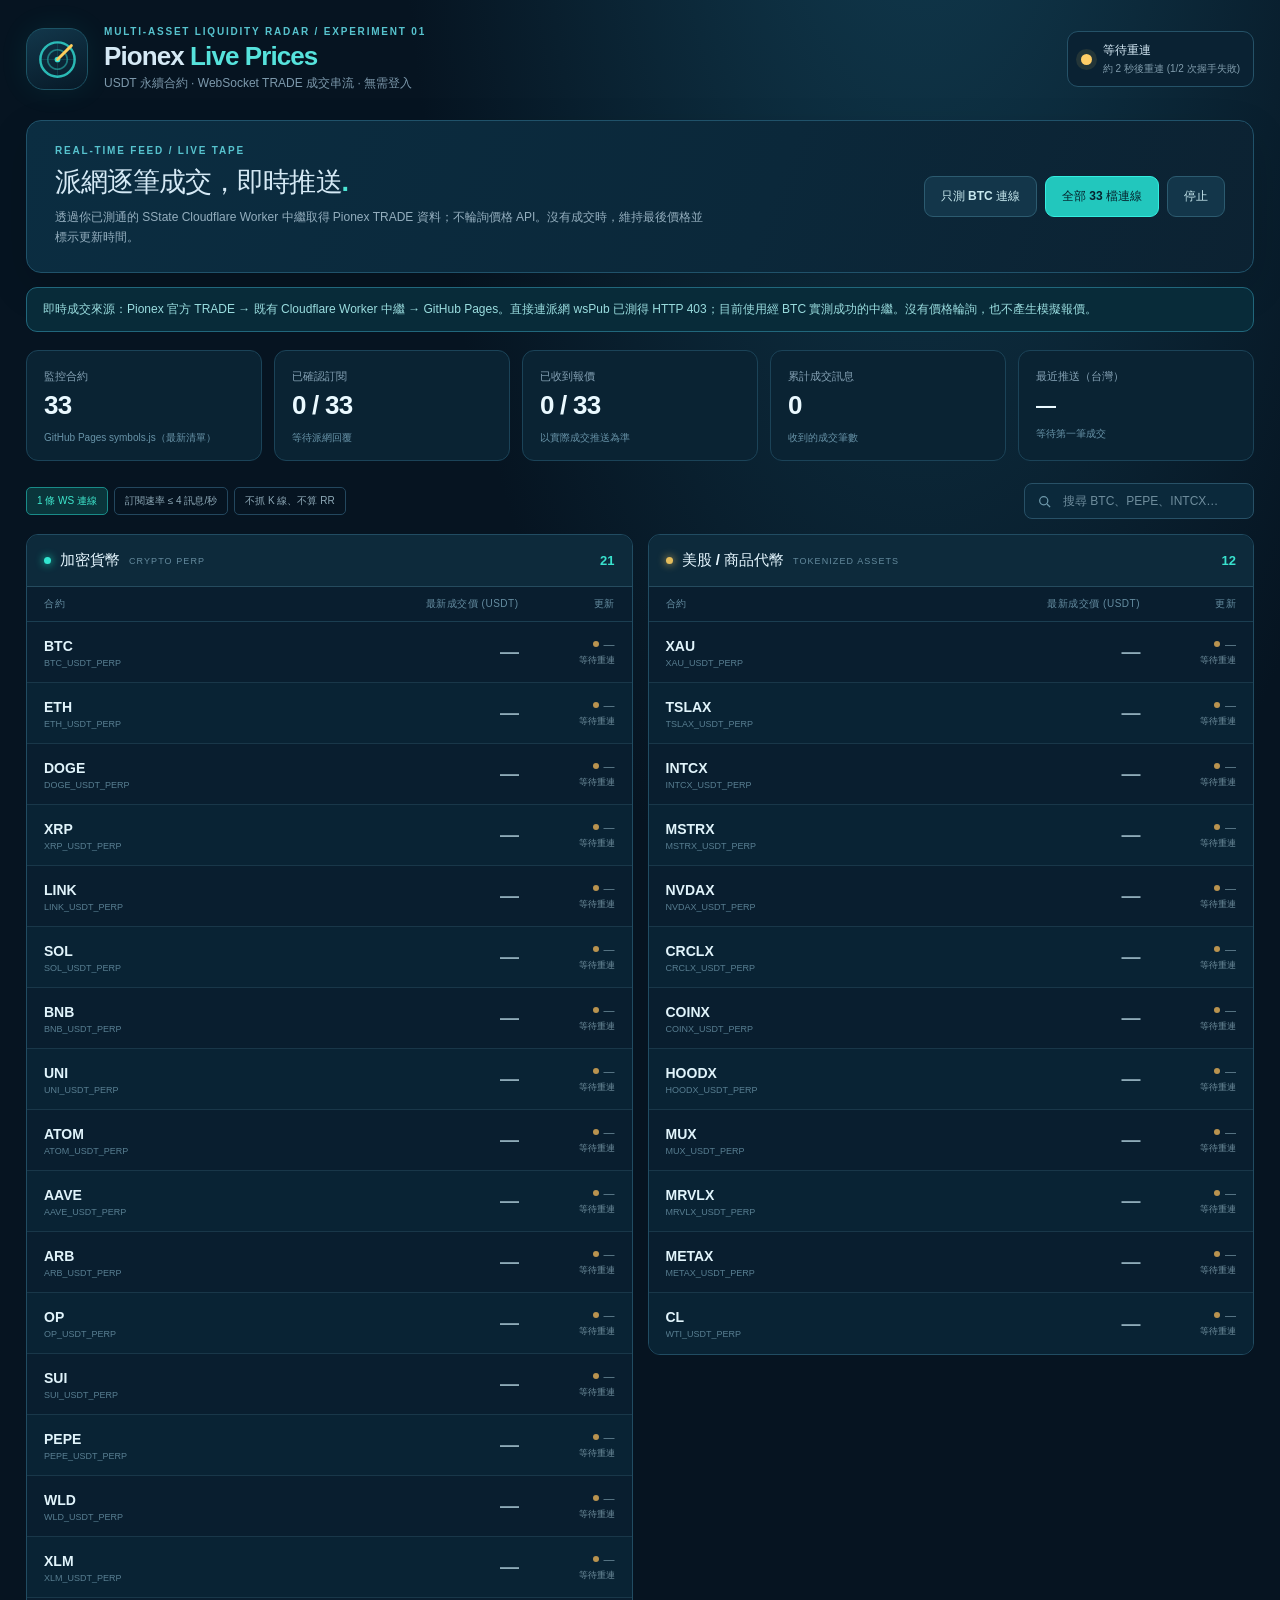
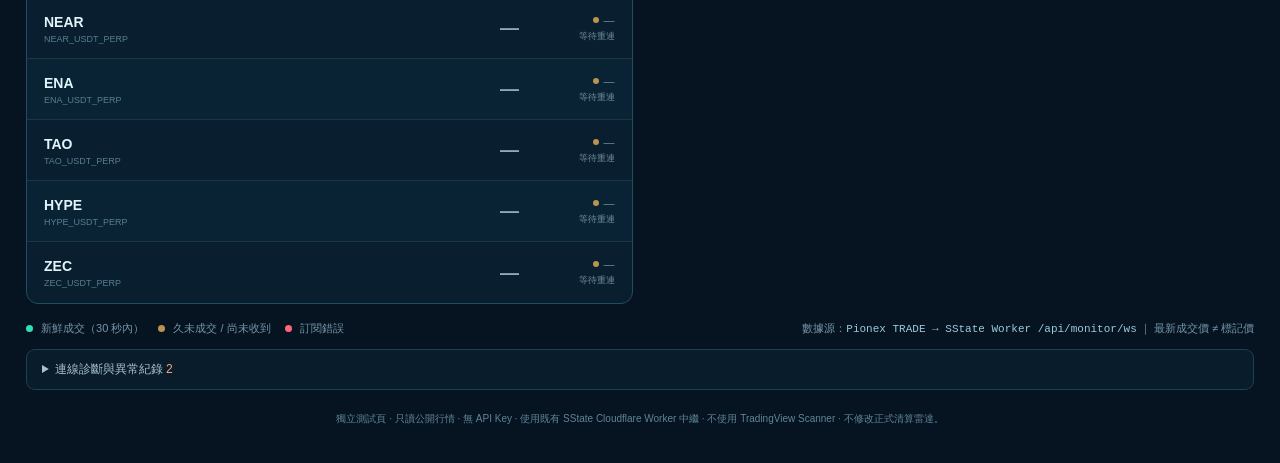
<file: Pionex_WebSocket/index.html>
<!doctype html>
<html lang="zh-Hant">
<head>
<meta charset="utf-8">
<meta name="viewport" content="width=device-width, initial-scale=1">
<meta name="theme-color" content="#071827">
<title>Pionex WebSocket｜33 檔即時成交價測試 v1.1.2</title>
<link rel="icon" href="data:image/svg+xml,%3Csvg xmlns='http://www.w3.org/2000/svg' viewBox='0 0 48 48'%3E%3Crect width='48' height='48' rx='12' fill='%23091829'/%3E%3Ccircle cx='24' cy='24' r='15' fill='none' stroke='%2327d9d0' stroke-width='4'/%3E%3Cpath d='M24 24 36 12' stroke='%23ffd65b' stroke-width='4' stroke-linecap='round'/%3E%3Ccircle cx='24' cy='24' r='4' fill='%2327d9d0'/%3E%3C/svg%3E">
<link rel="stylesheet" href="./style.css">
</head>
<body>
<div class="wrap">
 <header class="header">
  <div class="brand"><div class="brand-icon" aria-hidden="true"><svg viewBox="0 0 60 60"><circle cx="30" cy="30" r="21" fill="none" stroke="currentColor" stroke-width="3" opacity=".8"/><circle cx="30" cy="30" r="12" fill="none" stroke="currentColor" stroke-width="2" opacity=".45"/><circle cx="30" cy="30" r="3.5" fill="currentColor"/><path d="M30 30L47 13" stroke="#ffce5c" stroke-width="3.5" stroke-linecap="round"/><path d="M9 30h42M30 9v42" stroke="currentColor" stroke-width="1" opacity=".16"/></svg></div>
   <div><div class="eyebrow">MULTI-ASSET LIQUIDITY RADAR / EXPERIMENT 01</div><h1>Pionex <span>Live Prices</span></h1><div class="subhead">USDT 永續合約 · WebSocket TRADE 成交串流 · 無需登入</div></div></div>
  <div class="connection"><span id="connDot" class="conn-dot"></span><div><strong id="connState">初始化中</strong><small id="connDetail">準備載入清單</small></div></div>
 </header>
 <section class="hero">
  <div class="hero-text"><div class="overline">REAL-TIME FEED / LIVE TAPE</div><h2>派網逐筆成交，即時推送<span class="accent">.</span></h2><p>透過你已測通的 SState Cloudflare Worker 中繼取得 Pionex TRADE 資料；不輪詢價格 API。沒有成交時，維持最後價格並標示更新時間。</p></div>
  <div class="controls"><button id="probeBtn" class="btn" type="button">只測 BTC 連線</button><button id="connectBtn" class="btn primary" type="button">全部 33 檔連線</button><button id="stopBtn" class="btn" type="button">停止</button></div>
 </section>
 <div id="originNotice" class="origin-note" role="status"></div>
 <section class="metrics" aria-label="連線統計">
  <div class="metric"><span>監控合約</span><strong id="totalCount">33</strong><small id="listSource">正在讀取 symbols.js</small></div>
  <div class="metric"><span>已確認訂閱</span><strong id="subCount">0 / 33</strong><small>等待派網回覆</small></div>
  <div class="metric"><span>已收到報價</span><strong id="quoteCount">0 / 33</strong><small>以實際成交推送為準</small></div>
  <div class="metric"><span>累計成交訊息</span><strong id="tickCount">0</strong><small>收到的成交筆數</small></div>
  <div class="metric"><span>最近推送（台灣）</span><strong id="lastPush" class="time-stat">—</strong><small id="lastPushInfo">等待第一筆成交</small></div>
 </section>
 <section class="toolbar"><div class="pills"><span class="pill on">1 條 WS 連線</span><span class="pill">訂閱速率 ≤ 4 訊息/秒</span><span class="pill">不抓 K 線、不算 RR</span></div><label class="search"><svg viewBox="0 0 24 24" aria-hidden="true"><circle cx="10.8" cy="10.8" r="6.5" fill="none" stroke="currentColor" stroke-width="2"/><path d="m16 16 5 5" stroke="currentColor" stroke-width="2"/></svg><input id="filter" type="search" placeholder="搜尋 BTC、PEPE、INTCX…" aria-label="搜尋合約"></label></section>
 <main class="two-cols">
  <section class="panel"><div class="panel-title"><div><span class="section-dot crypto"></span><h3>加密貨幣</h3><span class="category-name">CRYPTO PERP</span></div><strong id="cryptoCount">21</strong></div><div class="table-head"><span>合約</span><span>最新成交價 (USDT)</span><span>更新</span></div><div id="cryptoRows" class="rows"></div></section>
  <section class="panel"><div class="panel-title"><div><span class="section-dot stock"></span><h3>美股 / 商品代幣</h3><span class="category-name">TOKENIZED ASSETS</span></div><strong id="stockCount">12</strong></div><div class="table-head"><span>合約</span><span>最新成交價 (USDT)</span><span>更新</span></div><div id="stockRows" class="rows"></div></section>
 </main>
 <div class="bottom"><div class="legend"><span><b class="legend-dot live"></b> 新鮮成交（30 秒內）</span><span><b class="legend-dot idle"></b> 久未成交 / 尚未收到</span><span><b class="legend-dot error"></b> 訂閱錯誤</span></div><div>數據源：<code>Pionex TRADE → SState Worker /api/monitor/ws</code> ｜ 最新成交價 ≠ 標記價</div></div>
 <details class="diagnostics" id="diagnostics"><summary>連線診斷與異常紀錄 <span id="errorCount" class="error-num">0</span></summary><div id="logs" class="logs" aria-live="polite"></div></details>
 <footer>獨立測試頁 · 只讀公開行情 · 無 API Key · 使用既有 SState Cloudflare Worker 中繼 · 不使用 TradingView Scanner · 不修改正式清算雷達。</footer>
</div>
<script src="./app.js" defer></script>
</body>
</html>
</file>
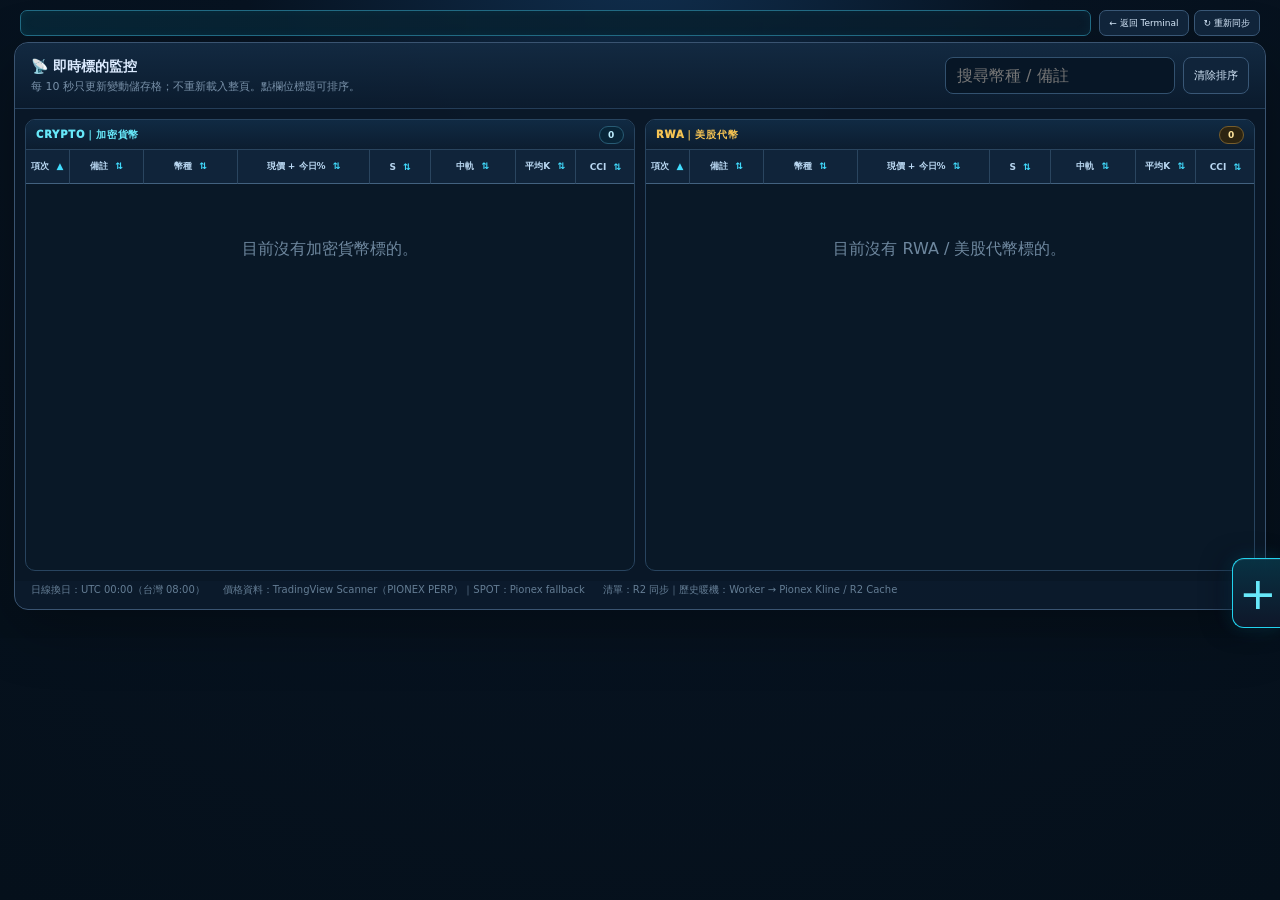
<file: monitor.html>
<!doctype html>
<html lang="zh-Hant">
<head>
  <meta charset="utf-8">
  <meta name="viewport" content="width=device-width, initial-scale=1">
  <meta name="color-scheme" content="dark">
  <title>SState Live Monitor</title>
  <link rel="icon" href="./favicon.svg" type="image/svg+xml">
  <link rel="stylesheet" href="./monitor.css?v=0.3.17">
</head>
<body>
  <main class="monitor-shell">
    <header class="monitor-head">
      <div class="head-topline">
        <div class="head-marquee" aria-label="SState Live Monitor 即時狀態跑馬燈">
          <div class="marquee-track">
            <span class="marquee-brand">SSTATE MARKET TERMINAL // LIVE WATCH</span>
            <b class="marquee-sep">◆</b>
            <span class="marquee-title">SState Live Monitor</span>
            <span class="version marquee-version">v0.3.22</span>
            <b class="marquee-sep">◆</b>
            <span class="marquee-copy">動態 Pionex 監控</span>
            <span class="marquee-pipe">｜</span>
            <span class="marquee-copy">盤中日 K 即時計算</span>
            <span class="marquee-pipe">｜</span>
            <span class="marquee-copy">R2 跨裝置同步</span>
            <b class="marquee-sep">◆</b>
            <section class="status-bar marquee-status" aria-label="監控狀態">
              <span id="r2-status" class="status-chip waiting"><i></i>R2 連線中</span>
              <span id="ws-status" class="status-chip waiting"><i></i>TradingView Scan 連線中</span>
              <span id="save-status" class="status-chip"><i></i>尚未變更</span>
              <span id="symbol-count" class="status-chip">0 標的</span>
              <span id="last-update" class="status-chip">尚未更新</span>
            </section>
            <b class="marquee-sep">◆</b>
          </div>
        </div>
        <div class="head-actions">
          <a class="ghost-link" href="./index.html">← 返回 Terminal</a>
          <button id="refresh-all" class="ghost-button" type="button">↻ 重新同步</button>
        </div>
      </div>
    </header>

    <section class="monitor-panel">
      <div class="panel-head">
        <div>
          <h2>📡 即時標的監控</h2>
          <p>每 10 秒只更新變動儲存格；不重新載入整頁。點欄位標題可排序。</p>
        </div>
        <div class="panel-tools">
          <input id="table-search" type="search" autocomplete="off" spellcheck="false" placeholder="搜尋幣種 / 備註">
          <button id="clear-sort" type="button" class="mini-button">清除排序</button>
        </div>
      </div>

      <div class="split-watch-grid">
        <section class="watch-pane crypto-pane">
          <div class="pane-title"><span>CRYPTO｜加密貨幣</span><b id="crypto-count">0</b></div>
          <div class="table-wrap pane-table-wrap">
            <table id="crypto-monitor-table" class="monitor-table compact-table">
              <thead><tr>
              <th data-sort="order">項次 <span class="sort-mark"></span></th>
              <th data-sort="note">備註 <span class="sort-mark"></span></th>
              <th data-sort="symbol">幣種 <span class="sort-mark"></span></th>
              <th data-sort="day_change_pct">現價 + 今日% <span class="sort-mark"></span></th>
              <th data-sort="s_state">S <span class="sort-mark"></span></th>
              <th data-sort="midline">中軌 <span class="sort-mark"></span></th>
              <th data-sort="average_k">平均K <span class="sort-mark"></span></th>
              <th data-sort="cci_sma">CCI <span class="sort-mark"></span></th>
            </tr></thead>
              <tbody id="crypto-monitor-body"></tbody>
            </table>
            <div id="crypto-empty" class="empty-monitor">目前沒有加密貨幣標的。</div>
          </div>
        </section>
        <section class="watch-pane rwa-pane">
          <div class="pane-title rwa-title"><span>RWA｜美股代幣</span><b id="rwa-count">0</b></div>
          <div class="table-wrap pane-table-wrap">
            <table id="rwa-monitor-table" class="monitor-table compact-table">
              <thead><tr>
              <th data-sort="order">項次 <span class="sort-mark"></span></th>
              <th data-sort="note">備註 <span class="sort-mark"></span></th>
              <th data-sort="symbol">幣種 <span class="sort-mark"></span></th>
              <th data-sort="day_change_pct">現價 + 今日% <span class="sort-mark"></span></th>
              <th data-sort="s_state">S <span class="sort-mark"></span></th>
              <th data-sort="midline">中軌 <span class="sort-mark"></span></th>
              <th data-sort="average_k">平均K <span class="sort-mark"></span></th>
              <th data-sort="cci_sma">CCI <span class="sort-mark"></span></th>
            </tr></thead>
              <tbody id="rwa-monitor-body"></tbody>
            </table>
            <div id="rwa-empty" class="empty-monitor">目前沒有 RWA / 美股代幣標的。</div>
          </div>
        </section>
      </div>
      <div class="panel-foot">
        <span>日線換日：UTC 00:00（台灣 08:00）</span>
        <span>價格資料：TradingView Scanner（PIONEX PERP）｜SPOT：Pionex fallback</span>
        <span>清單：R2 同步｜歷史暖機：Worker → Pionex Kline / R2 Cache</span>
      </div>
    </section>
  </main>

  <button id="add-symbol" class="add-symbol-floating" type="button" aria-label="新增 Pionex 標的" title="新增 Pionex 標的">+</button>

  <div id="symbol-modal" class="modal hidden" aria-hidden="true">
    <div class="modal-backdrop" data-close-modal="1"></div>
    <section class="modal-card" role="dialog" aria-modal="true" aria-labelledby="symbol-modal-title">
      <header>
        <div>
          <div class="eyebrow">DYNAMIC SYMBOL LOADER</div>
          <h2 id="symbol-modal-title">新增 Pionex 標的</h2>
        </div>
        <button id="modal-close" class="modal-close" type="button" aria-label="關閉">×</button>
      </header>
      <input id="symbol-query" class="symbol-query" type="search" autocomplete="off" spellcheck="false" placeholder="輸入 BTC、EIGEN、ETHFI…">
      <div class="market-tabs">
        <button type="button" data-market-filter="ALL" class="active">全部</button>
        <button type="button" data-market-filter="PERP">PERP</button>
        <button type="button" data-market-filter="SPOT">SPOT</button>
      </div>
      <div id="symbol-results" class="symbol-results">
        <div class="symbol-loading">讀取 Pionex 最新清單...</div>
      </div>
    </section>
  </div>

  <div id="price-alert-modal" class="modal hidden" aria-hidden="true">
    <div class="modal-backdrop" data-close-alert-modal="1"></div>
    <section class="modal-card alert-modal-card" role="dialog" aria-modal="true" aria-labelledby="price-alert-title">
      <header>
        <div>
          <div class="eyebrow">TELEGRAM PRICE ALERT</div>
          <h2 id="price-alert-title">價格提醒</h2>
        </div>
        <button id="price-alert-close" class="modal-close" type="button" aria-label="關閉">×</button>
      </header>
      <div class="alert-form">
        <div class="alert-symbol-line"><strong id="price-alert-symbol">BTC</strong><span id="price-alert-current">現價 —</span></div>
        <label for="price-alert-target">觸發價格</label>
        <input id="price-alert-target" type="number" min="0" step="any" inputmode="decimal" autocomplete="off" placeholder="輸入目標價格">
        <label for="price-alert-direction" class="price-alert-direction-label">穿越方向（必選）</label>
        <select id="price-alert-direction" required>
          <option value="">請選擇上破或下破</option>
          <option value="ABOVE">↑ 上破：價格由下方往上穿越</option>
          <option value="BELOW">↓ 下破：價格由上方往下穿越</option>
        </select>
        <p id="price-alert-hint" class="alert-hint">明確指定穿越方向，僅真正穿越目標時提醒。</p>
        <p class="alert-note">觸發成功後會傳送 Telegram，並自動刪除這筆提醒。</p>
        <div class="alert-actions">
          <button id="price-alert-delete" class="alert-delete hidden" type="button">刪除提醒</button>
          <span class="alert-spacer"></span>
          <button id="price-alert-cancel" class="mini-button" type="button">取消</button>
          <button id="price-alert-save" class="alert-save" type="button">儲存提醒</button>
        </div>
      </div>
    </section>
  </div>

  <div id="toast" class="toast hidden"></div>
  <script src="./config.js?v=0.3.13"></script>
  <script src="./monitor-engine.js?v=0.3.22"></script>
  <script src="./monitor.js?v=0.3.22"></script>
</body>
</html>
</file>
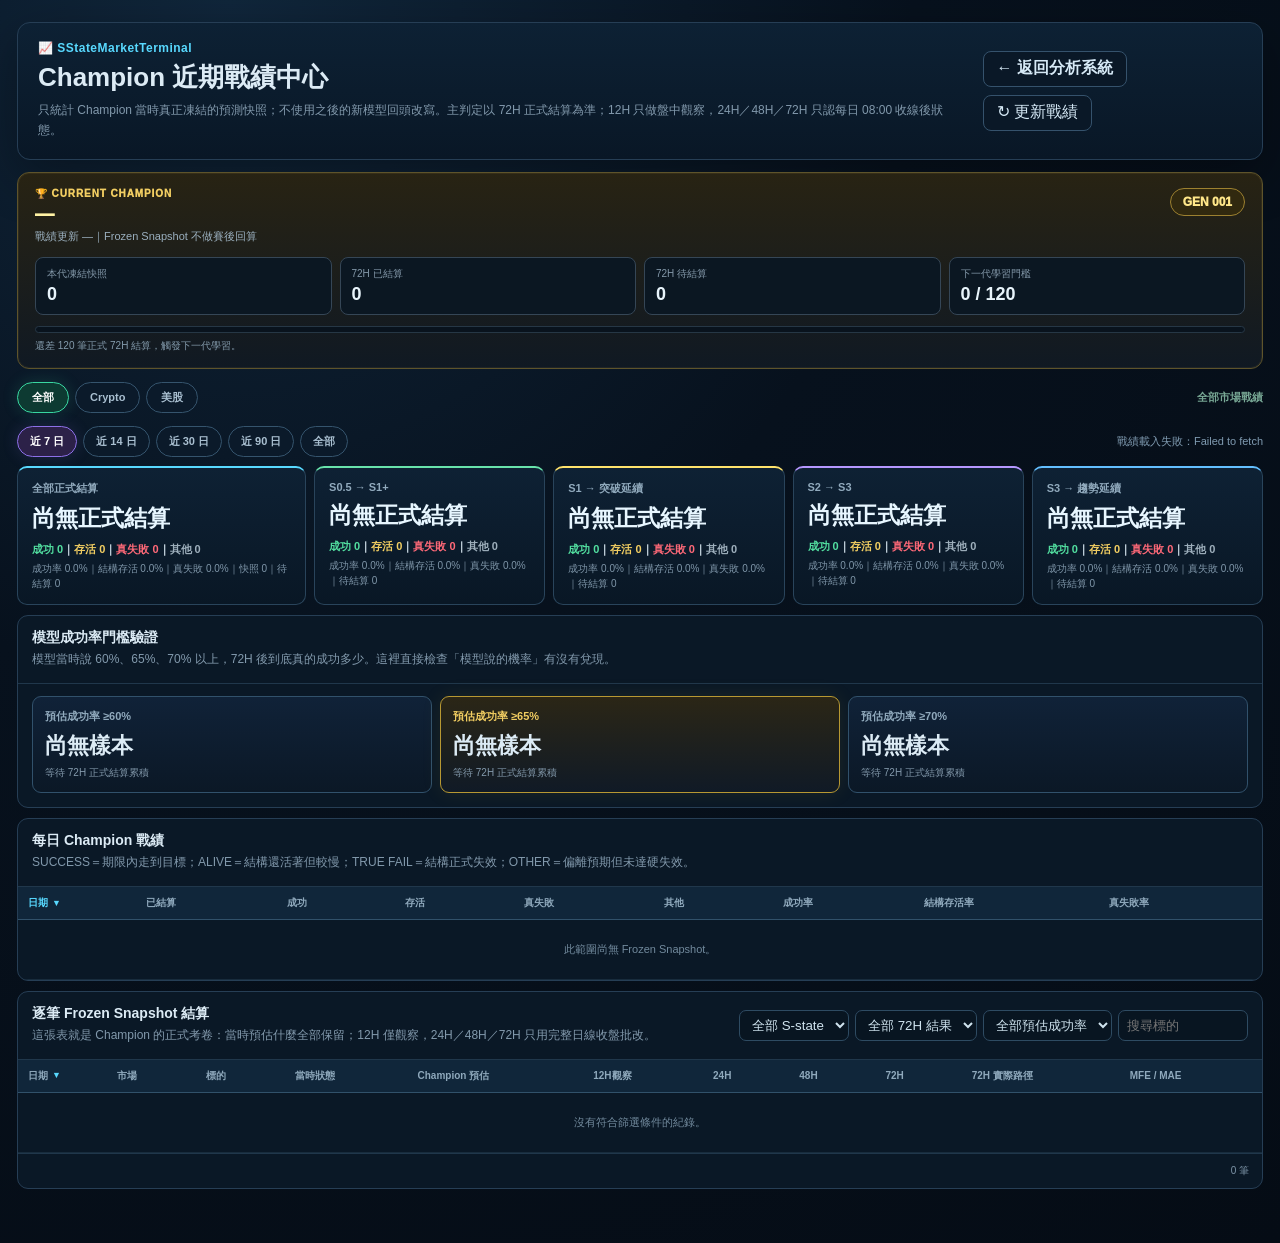
<file: performance.html>
<!doctype html>
<html lang="zh-Hant">
<head>
  <meta charset="utf-8">
  <meta name="viewport" content="width=device-width,initial-scale=1">
  <link rel="icon" type="image/svg+xml" href="./favicon.svg">
  <meta name="theme-color" content="#1e293b">
  <title>SStateMarketTerminal｜近期戰績</title>
  <link rel="stylesheet" href="./performance.css?v=champion-performance-v5">
</head>
<body>
  <main class="performance-page">
    <header class="performance-head">
      <div>
        <div class="performance-kicker">📈 SStateMarketTerminal</div>
        <h1>Champion 近期戰績中心</h1>
        <p>只統計 Champion 當時真正凍結的預測快照；不使用之後的新模型回頭改寫。主判定以 72H 正式結算為準；12H 只做盤中觀察，24H／48H／72H 只認每日 08:00 收線後狀態。</p>
      </div>
      <div class="head-actions">
        <a class="back-link" href="./index.html">← 返回分析系統</a>
        <button class="refresh-button" id="refresh-button" type="button">↻ 更新戰績</button>
      </div>
    </header>

    <section class="champion-panel">
      <div class="champion-main">
        <div>
          <div class="eyebrow">🏆 CURRENT CHAMPION</div>
          <div class="champion-id" id="champion-id">—</div>
          <div class="champion-meta" id="champion-meta">正在讀取本代資料…</div>
        </div>
        <div class="generation-badge" id="generation-badge">GEN —</div>
      </div>
      <div class="evolution-grid">
        <div class="evolution-stat"><span>本代凍結快照</span><strong id="snapshot-count">—</strong></div>
        <div class="evolution-stat"><span>72H 已結算</span><strong id="settled-count">—</strong></div>
        <div class="evolution-stat"><span>72H 待結算</span><strong id="pending-count">—</strong></div>
        <div class="evolution-stat"><span>下一代學習門檻</span><strong id="evolution-count">—</strong></div>
      </div>
      <div class="evolution-track"><div class="evolution-fill" id="evolution-fill"></div></div>
      <div class="evolution-note" id="evolution-note">累積本代正式 72H 結算後，自動進入下一代學習。</div>
    </section>

    <section class="market-toolbar" aria-label="市場範圍">
      <div class="market-tabs" role="group" aria-label="市場範圍">
        <button class="market-tab active" data-market="ALL" type="button">全部</button>
        <button class="market-tab" data-market="CRYPTO" type="button">Crypto</button>
        <button class="market-tab" data-market="US_STOCK" type="button">美股</button>
      </div>
      <div class="market-note" id="market-note">全部市場戰績</div>
    </section>

    <section class="toolbar" aria-label="戰績範圍">
      <div class="range-tabs" role="group" aria-label="時間範圍">
        <button class="range-tab active" data-days="7" type="button">近 7 日</button>
        <button class="range-tab" data-days="14" type="button">近 14 日</button>
        <button class="range-tab" data-days="30" type="button">近 30 日</button>
        <button class="range-tab" data-days="90" type="button">近 90 日</button>
        <button class="range-tab" data-days="all" type="button">全部</button>
      </div>
      <div class="status-text" id="status-text">正在讀取 Champion Frozen Snapshot…</div>
    </section>

    <section class="summary-grid" aria-label="S-state 戰績">
      <article class="summary-card overall">
        <div class="summary-label">全部正式結算</div>
        <div class="summary-main" id="overall-main">—</div>
        <div class="summary-outcomes" id="overall-outcomes">—</div>
        <div class="summary-sub" id="overall-sub">—</div>
      </article>
      <article class="summary-card state-s05" data-state-card="S0.5">
        <div class="summary-label">S0.5 → S1+</div>
        <div class="summary-main">—</div>
        <div class="summary-outcomes">—</div>
        <div class="summary-sub">—</div>
      </article>
      <article class="summary-card state-s1" data-state-card="S1">
        <div class="summary-label">S1 → 突破延續</div>
        <div class="summary-main">—</div>
        <div class="summary-outcomes">—</div>
        <div class="summary-sub">—</div>
      </article>
      <article class="summary-card state-s2" data-state-card="S2">
        <div class="summary-label">S2 → S3</div>
        <div class="summary-main">—</div>
        <div class="summary-outcomes">—</div>
        <div class="summary-sub">—</div>
      </article>
      <article class="summary-card state-s3" data-state-card="S3">
        <div class="summary-label">S3 → 趨勢延續</div>
        <div class="summary-main">—</div>
        <div class="summary-outcomes">—</div>
        <div class="summary-sub">—</div>
      </article>
    </section>

    <section class="panel probability-panel">
      <div class="panel-head">
        <div>
          <h2>模型成功率門檻驗證</h2>
          <p>模型當時說 60%、65%、70% 以上，72H 後到底真的成功多少。這裡直接檢查「模型說的機率」有沒有兌現。</p>
        </div>
      </div>
      <div class="probability-cards" id="probability-cards"><div class="loading-cell">讀取中…</div></div>
    </section>

    <section class="panel daily-panel">
      <div class="panel-head">
        <div>
          <h2>每日 Champion 戰績</h2>
          <p>SUCCESS＝期限內走到目標；ALIVE＝結構還活著但較慢；TRUE FAIL＝結構正式失效；OTHER＝偏離預期但未達硬失效。</p>
        </div>
      </div>
      <div class="table-wrap">
        <table class="daily-table">
          <thead><tr>
            <th><button class="sort-button" data-sort-table="daily" data-sort-key="date" type="button">日期 <span class="sort-indicator">▼</span></button></th>
            <th><button class="sort-button" data-sort-table="daily" data-sort-key="settled" type="button">已結算 <span class="sort-indicator"></span></button></th>
            <th><button class="sort-button" data-sort-table="daily" data-sort-key="success" type="button">成功 <span class="sort-indicator"></span></button></th>
            <th><button class="sort-button" data-sort-table="daily" data-sort-key="alive" type="button">存活 <span class="sort-indicator"></span></button></th>
            <th><button class="sort-button" data-sort-table="daily" data-sort-key="fail" type="button">真失敗 <span class="sort-indicator"></span></button></th>
            <th><button class="sort-button" data-sort-table="daily" data-sort-key="other" type="button">其他 <span class="sort-indicator"></span></button></th>
            <th><button class="sort-button" data-sort-table="daily" data-sort-key="success_rate" type="button">成功率 <span class="sort-indicator"></span></button></th>
            <th><button class="sort-button" data-sort-table="daily" data-sort-key="survival_rate" type="button">結構存活率 <span class="sort-indicator"></span></button></th>
            <th><button class="sort-button" data-sort-table="daily" data-sort-key="fail_rate" type="button">真失敗率 <span class="sort-indicator"></span></button></th>
          </tr></thead>
          <tbody id="daily-body"><tr><td colspan="9" class="loading-cell">讀取中…</td></tr></tbody>
        </table>
      </div>
    </section>

    <section class="panel detail-panel">
      <div class="panel-head detail-head">
        <div>
          <h2>逐筆 Frozen Snapshot 結算</h2>
          <p>這張表就是 Champion 的正式考卷：當時預估什麼全部保留；12H 僅觀察，24H／48H／72H 只用完整日線收盤批改。</p>
        </div>
        <div class="detail-filters">
          <select id="state-filter" aria-label="S-state 篩選"><option value="ALL">全部 S-state</option><option value="S0.5">S0.5</option><option value="S1">S1</option><option value="S2">S2</option><option value="S3">S3</option></select>
          <select id="outcome-filter" aria-label="72H結果篩選"><option value="ALL">全部 72H 結果</option><option value="SUCCESS_WITHIN_HORIZON">成功</option><option value="ALIVE_SLOW">存活</option><option value="TRUE_FAIL">真失敗</option><option value="OTHER">其他</option><option value="PENDING">待結算</option></select>
          <select id="probability-filter" aria-label="成功率門檻篩選"><option value="ALL">全部預估成功率</option><option value="0.60">預估 ≥60%</option><option value="0.65">預估 ≥65%</option><option value="0.70">預估 ≥70%</option></select>
          <input id="search-input" type="search" placeholder="搜尋標的" aria-label="搜尋標的">
        </div>
      </div>
      <div class="table-wrap detail-table-wrap">
        <table class="detail-table">
          <thead><tr>
            <th><button class="sort-button" data-sort-table="detail" data-sort-key="date" type="button">日期 <span class="sort-indicator">▼</span></button></th>
            <th><button class="sort-button" data-sort-table="detail" data-sort-key="market" type="button">市場 <span class="sort-indicator"></span></button></th>
            <th><button class="sort-button" data-sort-table="detail" data-sort-key="symbol" type="button">標的 <span class="sort-indicator"></span></button></th>
            <th><button class="sort-button" data-sort-table="detail" data-sort-key="state" type="button">當時狀態 <span class="sort-indicator"></span></button></th>
            <th><button class="sort-button" data-sort-table="detail" data-sort-key="prediction" type="button">Champion 預估 <span class="sort-indicator"></span></button></th>
            <th><button class="sort-button" data-sort-table="detail" data-sort-key="12H" type="button">12H觀察 <span class="sort-indicator"></span></button></th>
            <th><button class="sort-button" data-sort-table="detail" data-sort-key="24H" type="button">24H <span class="sort-indicator"></span></button></th>
            <th><button class="sort-button" data-sort-table="detail" data-sort-key="48H" type="button">48H <span class="sort-indicator"></span></button></th>
            <th><button class="sort-button" data-sort-table="detail" data-sort-key="72H" type="button">72H <span class="sort-indicator"></span></button></th>
            <th><button class="sort-button" data-sort-table="detail" data-sort-key="path" type="button">72H 實際路徑 <span class="sort-indicator"></span></button></th>
            <th><button class="sort-button" data-sort-table="detail" data-sort-key="mfe" type="button">MFE / MAE <span class="sort-indicator"></span></button></th>
          </tr></thead>
          <tbody id="detail-body"><tr><td colspan="11" class="loading-cell">讀取中…</td></tr></tbody>
        </table>
      </div>
      <div class="detail-footer" id="detail-footer">—</div>
    </section>
  </main>
  <div class="history-modal" id="history-modal" hidden>
    <div class="history-backdrop" data-history-close></div>
    <section class="history-dialog" role="dialog" aria-modal="true" aria-labelledby="history-title">
      <header class="history-head">
        <div>
          <div class="history-kicker" id="history-market">—</div>
          <h2 id="history-title">標的歷史路徑</h2>
          <div class="history-meta" id="history-meta">—</div>
        </div>
        <button class="history-close" type="button" data-history-close aria-label="關閉">✕</button>
      </header>
      <div class="history-route-wrap">
        <div class="history-route-title">每日 08:25 正式 Frozen Snapshot 路徑</div>
        <div class="history-route" id="history-route">—</div>
      </div>
      <div class="history-table-wrap">
        <table class="history-table">
          <thead><tr><th>日期</th><th>世代</th><th>當時狀態</th><th>預測目標</th><th>Champion 預估</th><th>12H觀察</th><th>24H</th><th>48H</th><th>72H</th><th>72H 實際路徑</th></tr></thead>
          <tbody id="history-body"><tr><td colspan="10" class="loading-cell">尚無紀錄</td></tr></tbody>
        </table>
      </div>
    </section>
  </div>
  <script src="./config.js"></script>
  <script src="./performance.js?v=champion-performance-v8" defer></script>
</body>
</html>
</file>
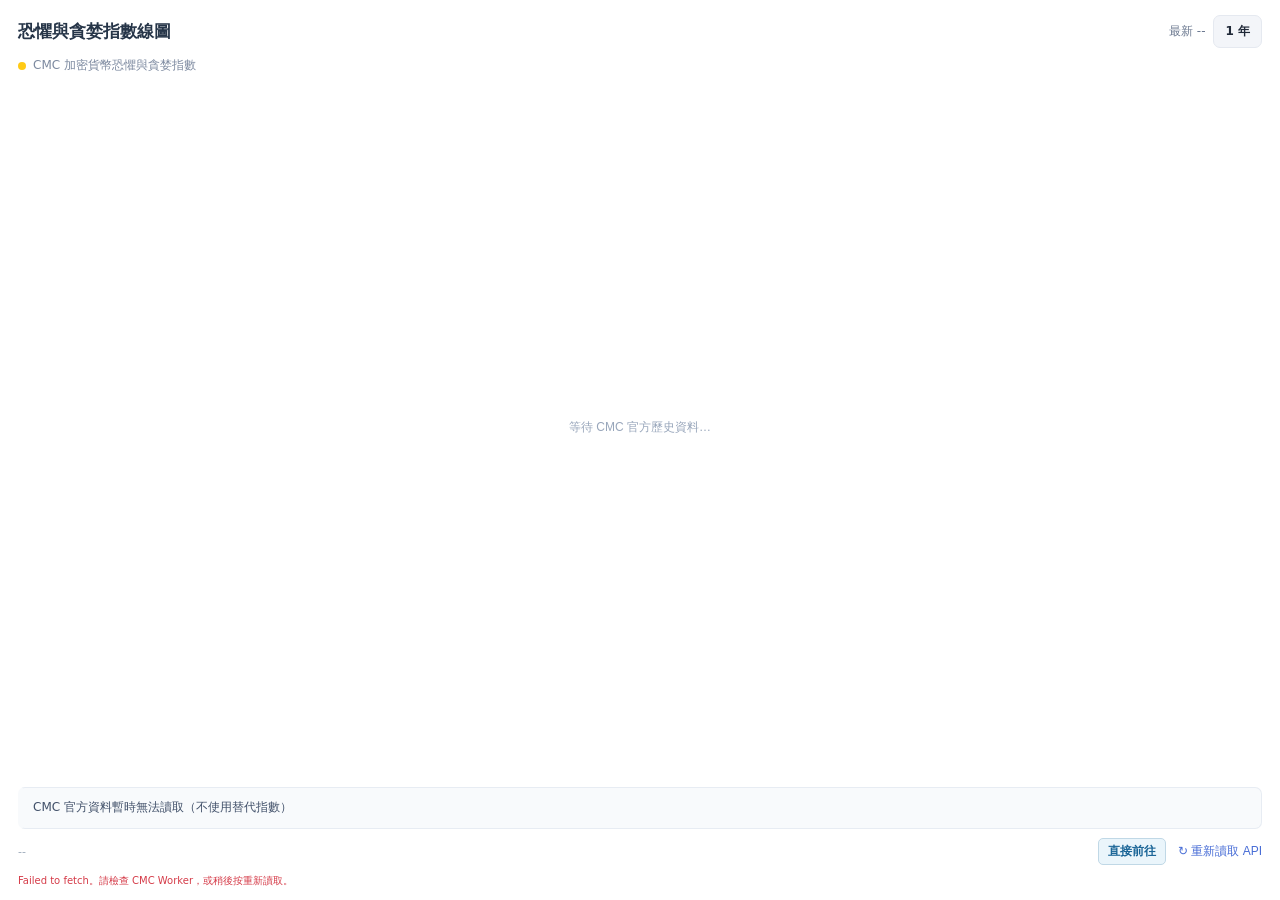
<file: MultiAssetLiquidityRadar/fear-greed.html>
<!doctype html>
<html lang="zh-Hant">
<head>
<meta charset="utf-8">
<meta name="viewport" content="width=device-width,initial-scale=1">
<meta name="color-scheme" content="light">
<title>恐懼與貪婪｜CMC 1 年線圖</title>
<style>
:root{font-family:Inter,"Noto Sans TC","Microsoft JhengHei",system-ui,sans-serif;color:#263548;background:#fff}
*{box-sizing:border-box}
html,body{width:100%;height:100%;margin:0;overflow:hidden}
main{height:100%;padding:15px 18px 12px;display:flex;flex-direction:column;gap:9px;min-width:0}
.top{display:flex;align-items:center;justify-content:space-between;gap:12px}
h1{font-size:17px;font-weight:750;line-height:1.4;margin:0;color:#263548}
.right{display:flex;gap:8px;align-items:center;flex:none}
.latest{color:#6d7a91;font-size:12px;white-space:nowrap}
.latest b{font-size:16px;font-weight:800;color:#263548}
.range{background:#f3f5f9;color:#202938;font-size:12px;border:1px solid #e5e9f0;border-radius:7px;padding:7px 11px;font-weight:700}
.legend{font-size:12px;display:flex;align-items:center;gap:7px;color:#7d8aa0;flex:none}
.legend i{width:8px;height:8px;border-radius:50%;background:#ffca16;display:inline-block}
.chart-wrap{flex:1;min-height:0;position:relative}
canvas{width:100%;height:100%;display:block;cursor:crosshair}
.tip-dock{flex:none;min-height:42px;display:flex;align-items:center;flex-wrap:wrap;gap:7px 16px;padding:8px 11px;border:1px solid #e7ecf3;border-left:4px solid transparent;background:#f8fafc;border-radius:7px;color:#42516a;font-size:12px;line-height:1.45;font-variant-numeric:tabular-nums;transition:background-color .18s,border-color .18s}
.tip-dock b{font-weight:800;color:#1f2e42}
.tip-dock .tip-item{white-space:normal}
.tip-dock[data-mode="red"]{background:#fff0f2;border-color:#f6cfd6;border-left-color:#ea3943}
.tip-dock[data-mode="purple"]{background:#f5f0fc;border-color:#e4d8f4;border-left-color:#b39ddb}
.tip-dock[data-mode="orange"]{background:#fffde6;border-color:#f0e9af;border-left-color:#ffeb3b}
.tip-dock[data-mode="yellow"]{background:#fff3e3;border-color:#f5d7aa;border-left-color:#f29b09}
.tip-dock[data-mode="lime"]{background:#f2fbdc;border-color:#deefb6;border-left-color:#9cdb00}
.tip-dock[data-mode="green"]{background:#eafaf3;border-color:#bbebd6;border-left-color:#16c784}
.foot{display:flex;align-items:center;justify-content:space-between;gap:10px;font-size:11px;color:#9aa7b8}
.foot button{border:0;background:transparent;color:#486dd6;cursor:pointer;font-size:12px;white-space:nowrap;padding:3px 0}.foot .fg-direct{font-size:12px;color:#1a6597;font-weight:700;text-decoration:none;border:1px solid #c0d8e6;border-radius:5px;background:#eaf5fb;padding:4px 9px;white-space:nowrap}.foot .fg-direct:hover{background:#d9eef9}
.foot button:disabled{opacity:.55;cursor:wait}
.status{min-height:14px;max-height:34px;overflow:hidden;font-size:10px;color:#9da8b8;line-height:1.45}
.status.error{color:#d53b48;max-height:none}
@media(max-width:580px){main{padding:12px 10px 10px;gap:7px}h1{font-size:14px}.latest{font-size:10px}.latest b{font-size:13px}.range{font-size:11px;padding:5px 7px}.legend{font-size:11px}.tip-dock{font-size:11px;padding:6px 8px;gap:3px 7px}.status{font-size:9px}}
</style>
</head>
<body>
<main>
  <header class="top">
    <h1>恐懼與貪婪指數線圖</h1>
    <div class="right"><span class="latest" id="latest" aria-live="polite">最新 --</span><span class="range">1 年</span></div>
  </header>
  <div class="legend"><i></i>CMC 加密貨幣恐懼與貪婪指數</div>
  <div class="chart-wrap" id="chartWrap"><canvas id="chart" aria-label="CMC 一年情緒指數 0 至 100 線圖"></canvas></div>
  <div class="tip-dock" id="tip" aria-live="off"><span>滑鼠移至曲線，可查看日期、情緒指數與顏色狀態</span></div>
  <div class="foot"><span id="dateRange">--</span><div style="display:flex;gap:12px;align-items:center"><a class="fg-direct" href="https://coinmarketcap.com/zh-tw/charts/fear-and-greed-index/" target="_blank" rel="noopener noreferrer" aria-label="直接前往 CoinMarketCap 恐懼與貪婪指數（開啟新分頁）">直接前往</a><button id="refresh" type="button">↻ 重新讀取 API</button></div></div>
  <div class="status" id="status" role="status">正在讀取 CMC 官方指數…</div>
</main>
<script>
'use strict';
// Derived from the user's CMC_Fear_Greed_GitHub_v1.6.0; same API and six-color semantic algorithm.
// Use the existing SStateMarketTerminal Worker; the old separate CMC worker
// was returning 2026-11-04 records even after the dashboard refreshed.
const WORKER_BASE='https://white-meadow-16bc.youjianchonglangshou.workers.dev';
const $=id=>document.getElementById(id);
const classes=['極度恐懼','恐懼','中性','貪婪','極度貪婪'];
const paletteDefs=[
  {id:'red',name:'紅色｜極度恐懼',default:'#ea3943'},
  {id:'purple',name:'紫色｜起跌段（由上方進入恐懼區）',default:'#b39ddb'},
  {id:'orange',name:'黃色｜起漲段（由下方進入恐懼區）',default:'#ffeb3b'},
  {id:'yellow',name:'橘色｜中性段',default:'#f29b09'},
  {id:'lime',name:'亮綠色｜貪婪',default:'#9cdb00'},
  {id:'green',name:'綠色｜極度貪婪',default:'#16c784'}
];
const colorOf=id=>paletteDefs.find(p=>p.id===id)?.default||'#f29b09';
const kind=v=>v<20?0:v<40?1:v<60?2:v<80?3:4;
const textClass=v=>classes[kind(v)];
const day=ts=>{const d=new Date(ts);return d.getUTCFullYear()+'-'+String(d.getUTCMonth()+1).padStart(2,'0')+'-'+String(d.getUTCDate()).padStart(2,'0')};
function classifyColors(points){
  let result=[],mode=null,origin=null;
  for(let i=0;i<points.length;i++){
    const v=points[i].value;
    if(v<20){result.push('red');origin='below';mode=null}
    else if(v>=40){result.push(v<60?'yellow':v<80?'lime':'green');origin='above';mode=null}
    else{
      if(mode===null){mode=origin==='above'?'purple':origin==='below'?'orange':(i>0&&v<points[i-1].value?'purple':'orange')}
      result.push(mode);
    }
  }
  return result;
}
function parseTime(v){if(typeof v==='number'||/^\d+$/.test(String(v))){const n=Number(v);return n<1e12?n*1000:n}return Date.parse(v)}
function parseFG(raw){return raw.map(p=>({t:parseTime(p.timestamp),value:Number(p.value)})).filter(p=>Number.isFinite(p.t)&&Number.isFinite(p.value)&&p.value>=0&&p.value<=100).sort((a,b)=>a.t-b.t)}
// CMC historical may lag the independently fresh /latest endpoint by several days.
// Use a dated, VERIFIED latest reading as a real last chart point, never infer a date from fetch time.
function datedLatest(response){
  const data=response?.data;
  if(!data||data.value==null)return null;
  const value=Number(data.value);
  if(!Number.isFinite(value)||value<0||value>100)return null;
  const dates=[data.update_time,data.timestamp,data.updated_at];
  for(const stamp of dates){
    if(stamp==null||stamp==='')continue;
    const t=parseTime(stamp);
    if(Number.isFinite(t)&&t>0&&t<=Date.now()+3*60*60*1000)return {t,value};
  }
  return {t:null,value};
}
function combineCMC(history,latestResponse){
  // One genuine measurement per UTC date. Do not invent intervening missing dates.
  const byDate=new Map();
  for(const point of parseFG(history)){
    const key=day(point.t),previous=byDate.get(key);
    if(!previous||point.t>=previous.t)byDate.set(key,point);
  }
  const latest=datedLatest(latestResponse);
  let merged=false;
  if(latest&&Number.isFinite(latest.t)){
    const key=day(latest.t),previous=byDate.get(key);
    if(!previous||latest.t>=previous.t){byDate.set(key,latest);merged=true;}
  }
  return {points:[...byDate.values()].sort((a,b)=>a.t-b.t).slice(-366),latest,merged};
}
let fg=[],colorIds=[],hover=-1,panelOpen=false,lastFetchAt=0;
const cvs=$('chart'),tip=$('tip');let rect={};
function setStatus(message,error=false){$('status').textContent=message;$('status').className='status'+(error?' error':'')}
function labelTextColor(mode){return mode==='orange'||mode==='yellow'||mode==='lime'?'#1f2e42':'#ffffff'}
function roundRect(ctx,x,y,w,h,r){
  const rr=Math.min(r,w/2,h/2);
  ctx.beginPath();
  ctx.moveTo(x+rr,y);
  ctx.arcTo(x+w,y,x+w,y+h,rr);
  ctx.arcTo(x+w,y+h,x,y+h,rr);
  ctx.arcTo(x,y+h,x,y,rr);
  ctx.arcTo(x,y,x+w,y,rr);
  ctx.closePath();
}
async function requestJSON(url,timeoutMs=16000){
  const ac=new AbortController(),timer=setTimeout(()=>ac.abort(),timeoutMs);
  try{
    const response=await fetch(url,{cache:'no-store',signal:ac.signal});
    if(!response.ok){let detail='';try{detail=(await response.json()).error||''}catch{}throw Error('HTTP '+response.status+(detail?'：'+detail:''))}
    return await response.json();
  }finally{clearTimeout(timer)}
}
async function requestCMC(path){
  const p=path.startsWith('historical')?'historical':'latest';
  const query=path.includes('?')?path.slice(path.indexOf('?')):'';
  let data;
  try{data=await requestJSON(WORKER_BASE+'/api/monitor/cmc-fear-greed/'+p+query)}
  catch(error){
    // A missing route must never silently fall back to the stale separate worker.
    if(/HTTP 404/.test(String(error?.message)))throw Error('主站 Worker 尚未部署 CMC 官方最新資料接口：請同步更新 cloudflare/worker.js');
    throw error;
  }
  if(data?.source!=='CMC_PUBLIC_KEYLESS')throw Error('CMC 資料不是官方即時來源');
  if(p==='historical'&&!Array.isArray(data?.data))throw Error('CMC 官方歷史資料缺失');
  if(p==='latest'&&!data?.data?.update_time)throw Error('CMC 官方最新值缺少有效時間');
  return data;
}
function draw(){
  const wrap=$('chartWrap'),w=wrap.clientWidth,h=wrap.clientHeight,dpr=Math.min(window.devicePixelRatio||1,3);
  if(w===0||h===0)return;
  cvs.width=Math.round(w*dpr);cvs.height=Math.round(h*dpr);
  const g=cvs.getContext('2d');g.scale(dpr,dpr);g.clearRect(0,0,w,h);
  const L=18,R=47,T=9,B=30,plotH=h-T-B,plotW=w-L-R;
  rect={L,R,T,B,plotH,plotW};
  if(fg.length<2){g.fillStyle='#98a6bb';g.font='12px sans-serif';g.textAlign='center';g.fillText('等待 CMC 官方歷史資料…',w/2,h/2);return}
  const x=i=>L+i/(fg.length-1)*plotW,y=v=>T+(100-v)/100*plotH;
  g.fillStyle='#e8f9f2';g.fillRect(L,y(100),plotW,y(80)-y(100));
  g.fillStyle='#fcecee';g.fillRect(L,y(20),plotW,y(0)-y(20));
  g.strokeStyle='#d7dce5';g.setLineDash([2,3]);g.lineWidth=.8;g.font='10px sans-serif';g.textAlign='left';g.fillStyle='#60718f';
  [0,20,40,60,80,100].forEach(v=>{g.beginPath();g.moveTo(L,y(v));g.lineTo(w-R,y(v));g.stroke();g.fillText(String(v),w-R+6,y(v)+4)});g.setLineDash([]);
  const labels=[[90,'極度貪婪'],[70,'貪婪'],[50,'中性'],[30,'恐懼'],[10,'極度恐懼']];
  g.textAlign='right';g.font='10px sans-serif';
  for(const [v,s] of labels){g.fillStyle='#728097';g.fillText(s,w-R-6,y(v)-7)}
  g.textAlign='center';g.fillStyle='#72819a';
  for(let i=0;i<6;i++){const ix=Math.round(i*(fg.length-1)/5);g.fillText(new Date(fg[ix].t).toLocaleString('en-US',{month:'short',year:'numeric',timeZone:'UTC'}),x(ix),h-10)}
  for(let i=1;i<fg.length;i++){
    g.beginPath();g.moveTo(x(i-1),y(fg[i-1].value));g.lineTo(x(i),y(fg[i].value));
    g.strokeStyle=colorOf(colorIds[i]);g.lineWidth=2.1;g.stroke();
  }
  if(hover>=0&&hover<fg.length){
    const hoverX=x(hover), hoverY=y(fg[hover].value), mode=colorIds[hover]||'yellow';
    const labelValue=String(fg[hover].value);
    g.strokeStyle='#6b758b';g.lineWidth=1;g.setLineDash([4,4]);
    g.beginPath();g.moveTo(hoverX,T);g.lineTo(hoverX,T+plotH);g.stroke();
    const tagPadX=8, tagH=22;
    g.font='bold 11px sans-serif';
    const tagW=Math.max(34,Math.ceil(g.measureText(labelValue).width)+tagPadX*2);
    const tagX=w-tagW-4;
    const tagY=Math.min(Math.max(hoverY-tagH/2,T+2),T+plotH-tagH-2);
    g.beginPath();g.moveTo(L,hoverY);g.lineTo(tagX-6,hoverY);g.stroke();
    g.setLineDash([]);
    roundRect(g,tagX,tagY,tagW,tagH,6);
    g.fillStyle=colorOf(mode);g.fill();
    g.strokeStyle='rgba(255,255,255,.85)';g.lineWidth=1;g.stroke();
    g.fillStyle=labelTextColor(mode);g.textAlign='center';g.textBaseline='middle';
    g.fillText(labelValue,tagX+tagW/2,tagY+tagH/2+0.5);
    g.textBaseline='alphabetic';
    g.beginPath();g.arc(hoverX,hoverY,4,0,Math.PI*2);g.fillStyle=colorOf(mode);g.fill();g.strokeStyle='#fff';g.lineWidth=2;g.stroke();
  }
}
function showDetail(i){
  const v=fg[i],mode=colorIds[i]||'yellow';
  tip.dataset.mode=mode;
  tip.replaceChildren();
  const dateEl=document.createElement('b');dateEl.textContent=day(v.t);
  const stateEl=document.createElement('span');stateEl.className='tip-item';
  stateEl.textContent='情緒指數：'+v.value+'（'+textClass(v.value)+' / '+(paletteDefs.find(p=>p.id===mode)?.name||'')+'）';
  tip.append(dateEl,stateEl);
}
cvs.addEventListener('mousemove',event=>{
  if(!fg.length)return;
  const b=cvs.getBoundingClientRect();
  hover=Math.max(0,Math.min(fg.length-1,Math.round((event.clientX-b.left-rect.L)/rect.plotW*(fg.length-1))));
  showDetail(hover);draw();
});
cvs.addEventListener('mouseleave',()=>{hover=-1;tip.removeAttribute('data-mode');draw()});
window.addEventListener('resize',draw);
if('ResizeObserver' in window){new ResizeObserver(draw).observe($('chartWrap'))}
async function load(){
  if($('refresh').disabled)return;
  lastFetchAt=Date.now();
  $('refresh').disabled=true;setStatus('正在直接讀取 CMC 官方 Public API 最新值與一年歷史…');
  try{
    // Both sources are CMC. A /latest reading with its own real timestamp fills
    // a historical endpoint lag without fabricating missing intermediate days.
    const [history,now]=await Promise.all([requestCMC('historical?limit=370'),requestCMC('latest').catch(()=>null)]);
    if(!Array.isArray(history.data))throw Error('CMC 歷史資料格式錯誤');
    const result=combineCMC(history.data,now);
    const candidate=result.points;
    if(candidate.length<2)throw Error('CMC 官方歷史數據不足');
    fg=candidate;colorIds=classifyColors(fg);
    const mostRecent=fg[fg.length-1];
    // Never display an undated /latest value as though it belonged to today's candle.
    const current=mostRecent.value;
    $('latest').replaceChildren();
    $('latest').append(document.createTextNode('最新 '));
    const value=document.createElement('b');value.textContent=String(current);value.style.color=colorOf(colorIds.at(-1));
    $('latest').append(value,document.createTextNode(' · '+textClass(current)));
    $('dateRange').textContent=day(fg[0].t)+' ～ '+day(mostRecent.t);
    showDetail(fg.length-1);
    hover=-1;draw();
    const ageDays=Math.floor((Date.now()-mostRecent.t)/(24*60*60*1000));
    const stale=ageDays>1;
    const gap=fg.length>1&&day(fg.at(-1).t)!==day(fg.at(-2).t)
      ?Math.max(0,Math.round((Date.parse(day(fg.at(-1).t)+'T00:00:00Z')-Date.parse(day(fg.at(-2).t)+'T00:00:00Z'))/86400000)-1):0;
    const detail=gap?'｜中間缺 '+gap+' 日原始資料（未補造）':'';
    setStatus(`CMC 官方公開 API · ${fg.length} 筆｜最新日期：${day(mostRecent.t)}${detail}｜讀取：${new Date().toLocaleString('zh-TW')}${stale?'｜資料可能過期':''}`,stale);
  }catch(error){
    // A transient request failure should never erase a previously verified graph.
    if(!fg.length){hover=-1;draw();tip.removeAttribute('data-mode');tip.textContent='CMC 官方資料暫時無法讀取（不使用替代指數）';}
    setStatus(String(error.message||error)+'。'+(fg.length?'保留最後成功的 CMC 歷史圖表，資料可能過期。':'請檢查 CMC Worker，或稍後按重新讀取。'),true);
  }finally{$('refresh').disabled=false}
}
$('refresh').addEventListener('click',load);
window.addEventListener('message',event=>{
  if(event.origin!==location.origin||!event.data||event.data.type!=='SSTATE_FG_VISIBILITY')return;
  panelOpen=Boolean(event.data.open);
  if(panelOpen&&!document.hidden&&Date.now()-lastFetchAt>60_000)load();
});
window.addEventListener('visibilitychange',()=>{
  if(panelOpen&&!document.hidden&&Date.now()-lastFetchAt>60_000)load();
});
// CMC /latest is updated periodically. Do not make requests when the popover is closed.
setInterval(()=>{if(panelOpen&&!document.hidden&&Date.now()-lastFetchAt>=15*60_000)load();},60_000);
load();
</script>
</body>
</html>
</file>
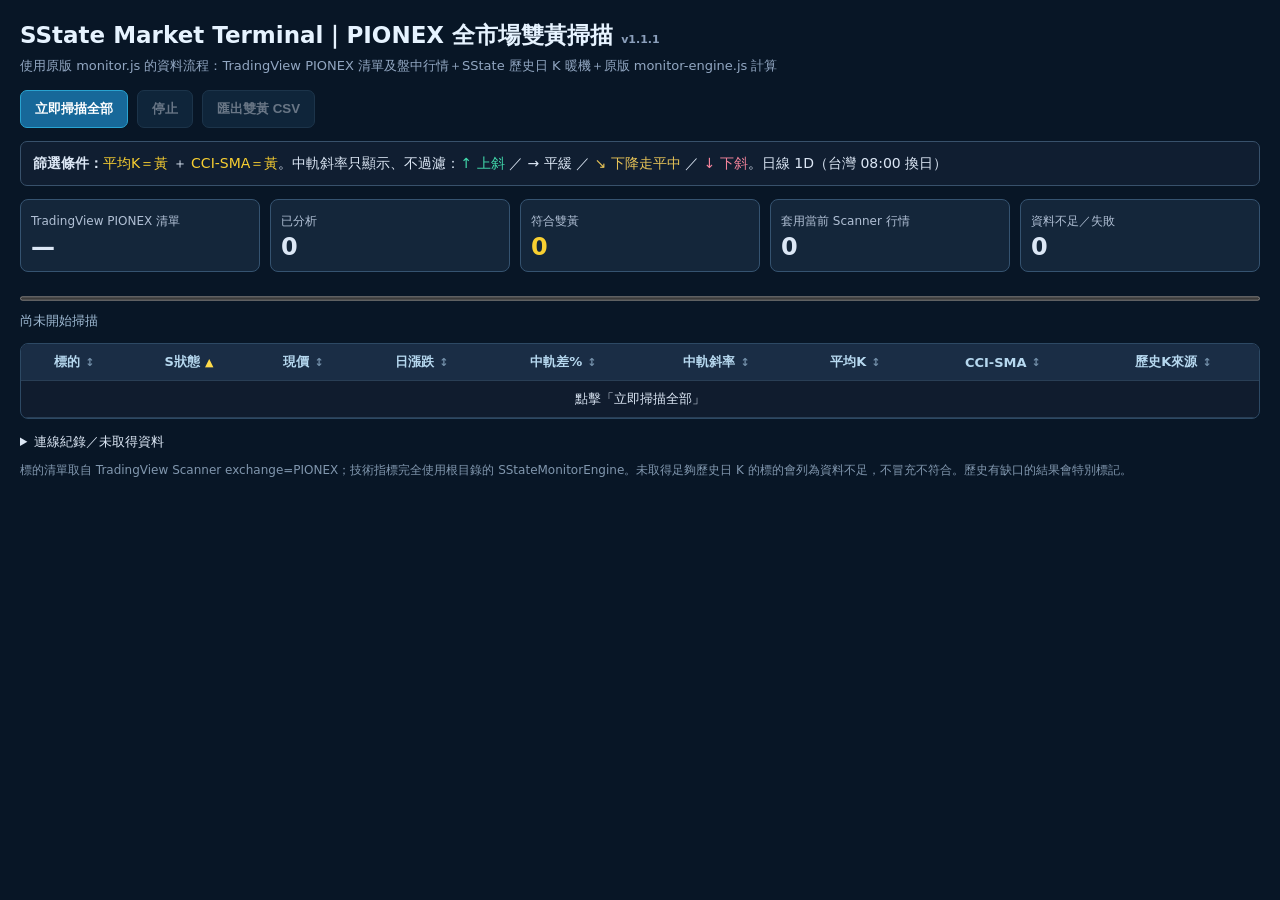
<file: MultiAssetLiquidityRadar/PIONEX_DoubleYellow_Scanner.html>
<!doctype html>
<html lang="zh-Hant">
<head>
<meta charset="utf-8">
<meta name="viewport" content="width=device-width,initial-scale=1">
<title>PIONEX 全市場雙黃掃描｜SState v1.1.1</title>
<style>
:root{color-scheme:dark;font-family:system-ui,-apple-system,"Microsoft JhengHei",sans-serif;color:#dce7f5;background:#081626}
*{box-sizing:border-box}body{margin:0;padding:20px}.shell{max-width:1350px;margin:auto}
h1{font-size:23px;color:#e6f3ff;margin:0 0 6px}.subtitle{margin:0 0 15px;color:#92a7c2;font-size:13px}
.controls{display:flex;flex-wrap:wrap;gap:9px;align-items:center;margin-bottom:13px}
button{border:1px solid #365977;background:#183953;border-radius:7px;color:#dfebfa;padding:9px 14px;font-weight:700;cursor:pointer}button.primary{background:#176899;border-color:#29a3d0;color:white}button:disabled{opacity:.45;cursor:not-allowed}
.note{background:#101e31;border:1px solid #38516b;border-radius:7px;padding:10px 12px;font-size:14px;line-height:1.65}
.yellow{color:#f8cf31}.cyan{color:#2ad3e5}.up{color:#42dbad}.flat{color:#d9e2f2}.turn{color:#e6c257}.down{color:#f3839b}
.stats{display:grid;grid-template-columns:repeat(5,minmax(0,1fr));gap:10px;margin:13px 0}
.stat{background:#14263a;border:1px solid #355370;border-radius:8px;padding:10px}.stat small{font-size:12px;color:#b1c0d5}.stat b{display:block;font-size:24px;margin-top:3px}
progress{height:9px;width:100%;accent-color:#6ac9be}.progress{font-size:13px;color:#9fbad3;margin:8px 0 13px}
.gridbox{border:1px solid #2d4964;background:#101c2e;border-radius:8px;overflow:auto;max-height:73vh}
table{border-collapse:collapse;width:100%;min-width:750px;font-size:13px;text-align:center}th{position:sticky;top:0;background:#1a2d45;color:#b6d8ef;z-index:1}td,th{padding:9px 10px;border-bottom:1px solid #293e55}tr:nth-child(even){background:#132236}tbody tr:hover{background:#243b55}
a{color:#a3e2f3;text-decoration:none;font-weight:750}a:hover{text-decoration:underline}
.pill{display:inline-block;padding:3px 8px;border-radius:20px;font-weight:800;background:#31435f;color:#dee3f4;font-size:12px}
.pill.s3{background:linear-gradient(#faeb55,#d6a800);color:#3d2d07}.pill.s05{background:linear-gradient(#d4a1fe,#7c40ba);color:#22112a}.pill.s1{background:linear-gradient(#629dff,#2155a7);color:white}.pill.s2{background:linear-gradient(#3af0bc,#087760);color:#033b34}.pill.s0{background:#9baaba;color:#102333}.pill.other-up{background:#18866c;color:#e4fff5}.pill.other-dn{background:#a43750;color:#fff}
.tone{font-weight:800}.tone:before{content:'●';font-size:9px;margin-right:6px} .muted{color:#7d98b2}
.warning{font-size:11px;color:#f2be69}.sm{font-size:11px;color:#8b9fbb}details{margin-top:14px;font-size:13px}pre{white-space:pre-wrap;overflow:auto;max-height:190px;padding:10px;border:1px solid #344d64;background:#0a1524;color:#adc6df}
footer{margin:11px 0;color:#8197ae;font-size:12px}
@media(max-width:640px){body{padding:9px}.stats{grid-template-columns:repeat(2,minmax(0,1fr))}h1{font-size:19px}.note{font-size:12px}}

/* 表格標題排序：沿用原版配色，不更動掃描邏輯 */
th[data-sort]{padding:0}
th[data-sort] .th-sort{display:flex;justify-content:center;align-items:center;gap:5px;width:100%;min-height:33px;padding:9px 10px;white-space:nowrap;border:0;border-radius:0;background:transparent;color:inherit;font:inherit;font-weight:700;cursor:pointer}
th[data-sort] .th-sort:hover{background:#284462;color:#f6fcff}
th[data-sort] .th-sort:focus-visible{outline:2px solid #6cdaf5;outline-offset:-3px}
th[data-sort] .sort-arrow{font-size:11px;color:#728ea8}
th[data-sort][aria-sort="ascending"] .sort-arrow,th[data-sort][aria-sort="descending"] .sort-arrow{color:#ffdb4a}
</style>
<script src="../monitor-engine.js?v=0.3.22"></script>
</head>
<body><main class="shell">
<h1>SState Market Terminal｜PIONEX 全市場雙黃掃描 <small class="sm">v1.1.1</small></h1>
<p class="subtitle">使用原版 monitor.js 的資料流程：TradingView PIONEX 清單及盤中行情＋SState 歷史日 K 暖機＋原版 monitor-engine.js 計算</p>
<div class="controls"><button id="run" class="primary">立即掃描全部</button><button id="stop" disabled>停止</button><button id="csv" disabled>匯出雙黃 CSV</button><span id="stamp" class="sm"></span></div>
<div class="note"><b>篩選條件：</b><span class="yellow">平均K＝黃</span> ＋ <span class="yellow">CCI-SMA＝黃</span>。中軌斜率只顯示、不過濾：<span class="up">↑ 上斜</span> ／ → 平緩 ／ <span class="turn">↘ 下降走平中</span> ／ <span class="down">↓ 下斜</span>。日線 1D（台灣 08:00 換日）</div>
<div class="stats">
<div class="stat"><small>TradingView PIONEX 清單</small><b id="total">—</b></div>
<div class="stat"><small>已分析</small><b id="done">0</b></div>
<div class="stat"><small>符合雙黃</small><b id="matched" class="yellow">0</b></div>
<div class="stat"><small>套用當前 Scanner 行情</small><b id="live">0</b></div>
<div class="stat"><small>資料不足／失敗</small><b id="failed">0</b></div>
</div>
<progress id="bar" max="100" value="0"></progress><div class="progress" id="status">尚未開始掃描</div>
<div class="gridbox"><table><thead><tr><th data-sort="symbol" aria-sort="none"><button type="button" class="th-sort" title="點擊排序：標的">標的 <span class="sort-arrow" aria-hidden="true">↕</span></button></th><th data-sort="s" aria-sort="none"><button type="button" class="th-sort" title="點擊排序：S狀態">S狀態 <span class="sort-arrow" aria-hidden="true">↕</span></button></th><th data-sort="price" aria-sort="none"><button type="button" class="th-sort" title="點擊排序：現價">現價 <span class="sort-arrow" aria-hidden="true">↕</span></button></th><th data-sort="pct" aria-sort="none"><button type="button" class="th-sort" title="點擊排序：日漲跌">日漲跌 <span class="sort-arrow" aria-hidden="true">↕</span></button></th><th data-sort="bb" aria-sort="none"><button type="button" class="th-sort" title="點擊排序：中軌差%">中軌差% <span class="sort-arrow" aria-hidden="true">↕</span></button></th><th data-sort="mid" aria-sort="none"><button type="button" class="th-sort" title="點擊排序：中軌斜率">中軌斜率 <span class="sort-arrow" aria-hidden="true">↕</span></button></th><th data-sort="ha" aria-sort="none"><button type="button" class="th-sort" title="點擊排序：平均K">平均K <span class="sort-arrow" aria-hidden="true">↕</span></button></th><th data-sort="cci" aria-sort="none"><button type="button" class="th-sort" title="點擊排序：CCI-SMA">CCI-SMA <span class="sort-arrow" aria-hidden="true">↕</span></button></th><th data-sort="source" aria-sort="none"><button type="button" class="th-sort" title="點擊排序：歷史K來源">歷史K來源 <span class="sort-arrow" aria-hidden="true">↕</span></button></th></tr></thead><tbody id="rows"><tr><td colspan="9">點擊「立即掃描全部」</td></tr></tbody></table></div>
<details><summary>連線紀錄／未取得資料</summary><pre id="diag">尚無紀錄</pre></details>
<footer>標的清單取自 TradingView Scanner exchange=PIONEX；技術指標完全使用根目錄的 SStateMonitorEngine。未取得足夠歷史日 K 的標的會列為資料不足，不冒充不符合。歷史有缺口的結果會特別標記。</footer>
</main>
<script>
(()=>{'use strict';
const TV_URL='https://scanner.tradingview.com/crypto/scan';
const WORKER='https://white-meadow-16bc.youjianchonglangshou.workers.dev';
const PUBLIC_R2='https://pub-8840e93658904e0aabc7fbe666af2444.r2.dev';
const DAY=86400000, Engine=window.SStateMonitorEngine, $=id=>document.getElementById(id);
const state={cancel:false,running:false,universe:[],done:0,failed:0,live:0,matched:[],messages:[],scanTime:0,found:new Set(),sort:{key:'s',dir:'asc'}};
const tpe=ms=>new Date(ms).toLocaleString('zh-TW',{timeZone:'Asia/Taipei',hour12:false});
const today=()=>Math.floor(Date.now()/DAY)*DAY;
function log(s){state.messages.push(`${tpe(Date.now())} ${s}`);if(state.messages.length>160)state.messages.shift();$('diag').textContent=state.messages.join('\n');}
function status(s){$('status').textContent=s;}
function progress(){ $('done').textContent=state.done;$('matched').textContent=state.matched.length;$('failed').textContent=state.failed;$('live').textContent=state.live;$('bar').max=Math.max(1,state.universe.length);$('bar').value=state.done; }
const pause=ms=>new Promise(resolve=>setTimeout(resolve,ms));
async function json(url,options={},timeout=11000){const ctrl=new AbortController(),id=setTimeout(()=>ctrl.abort(),timeout);try{const r=await fetch(url,{...options,cache:'no-store',signal:ctrl.signal});if(!r.ok)throw Error('HTTP '+r.status);return await r.json();}finally{clearTimeout(id);}}
const cols=['name','description','exchange','close','open','high','low'];
async function listMarket(){const found=new Map();let start=0,total=Infinity;const pageSize=400;while(start<total&&!state.cancel){
 const body={filter:[{left:'exchange',operation:'equal',right:'PIONEX'}],options:{lang:'en'},columns:cols,range:[start,start+pageSize-1]};
 const r=await json(TV_URL,{method:'POST',mode:'cors',headers:{Accept:'application/json','Content-Type':'text/plain'},body:JSON.stringify(body)},24000);
 if(!Array.isArray(r.data))throw Error('TradingView Scanner 沒有回傳 data');
 const n=Number(r.totalCount);if(Number.isFinite(n))total=n;else total=start+r.data.length;
 for(const row of r.data){const ticker=String(row.s||'').toUpperCase();if(!ticker.startsWith('PIONEX:')||!ticker.endsWith('USDT.P'))continue;
   const base=ticker.slice(7,-6);if(!/^[A-Z0-9]{1,30}$/.test(base))continue;
   const values=row.d||[];const q={close:Number(values[3]),open:Number(values[4]),high:Number(values[5]),low:Number(values[6])};
   const valid=[q.close,q.open,q.high,q.low].every(x=>Number.isFinite(x)&&x>0)&&q.high>=Math.max(q.close,q.open)&&q.low<=Math.min(q.close,q.open);
   found.set(ticker,{base,ticker,symbol:(base==='CL'?'WTI':base)+'_USDT_PERP',quote:valid?q:null});
 }
 start+=r.data.length;status(`正在取得 PIONEX 清單：${start}/${total}，USDT PERP ${found.size} 檔`);if(!r.data.length)break;
 }
 return [...found.values()].sort((a,b)=>(Number(b.base==='TAO'||b.base==='BARD')-Number(a.base==='TAO'||a.base==='BARD'))||a.base.localeCompare(b.base));
}
function normBars(raw){if(!Array.isArray(raw))return [];try{return Engine.normalizeKlines(raw);}catch(e){return [];}}
// Exactly monitor.js warmSymbol: same Worker endpoint, same normalized 1D series, same SStateMonitorEngine.
async function warm(item){const path=`/api/monitor/klines?symbol=${encodeURIComponent(item.symbol)}&interval=1D&limit=180`;
 let attempts=[];
 try{const j=await json(WORKER+path,{},10500);const bars=normBars(j?.klines||j?.data?.klines||[]);if(bars.length>=40)return {bars,source:j.source||'PIONEX_WORKER',at:j.fetched_at||'',error:j.refresh_error||''};attempts.push('Worker 日K '+bars.length);}catch(e){attempts.push('Worker '+e.message);}
 if(state.cancel)return null;
 // Same Worker R2 historical cache key; public endpoint is only a fallback, never a different exchange.
 try{const u=PUBLIC_R2+`/pionex/cache/monitor_klines/1D/${encodeURIComponent(item.symbol)}.json`;const j=await json(u,{},7000);const bars=normBars(j?.klines||j?.data?.klines||[]);if(bars.length>=40)return {bars,source:'PIONEX_R2_DIRECT',at:j.fetched_at||''};attempts.push('R2 日K '+bars.length);}catch(e){attempts.push('R2 '+e.message);}
 if(state.cancel)return null;
 // Existing monitor historical path ultimately reads the same Pionex official public Kline API.
 try{const u=new URL('https://api.pionex.com/api/v1/market/klines');u.searchParams.set('symbol',item.symbol);u.searchParams.set('interval','1D');u.searchParams.set('limit','180');const j=await json(u,{},8500);const bars=normBars(j?.data?.klines||[]);if(bars.length>=40)return {bars,source:'PIONEX_REST'};attempts.push('Pionex 日K '+bars.length);}catch(e){attempts.push('Pionex '+e.message);}
 log(`${item.base} 日K未取得：${attempts.join(' / ')}`);return null;
}
// Reuse monitor.js applyLiveSnapshot: form today's UTC-00:00 (Taiwan 08:00) daily candle from TradingView Scanner.
function liveDaily(bars,quote,stamp){if(!quote||bars.length<40)return {bars,updated:false};
 const data=Engine.normalizeKlines(bars).map(x=>({...x}));let last=data[data.length-1];const day=Math.floor(stamp/DAY)*DAY;
 const {close,open,high,low}=quote;
 const candle={time:day,open,high:Math.max(high,open,close),low:Math.min(low,open,close),close,volume:Number(last?.time===day?last.volume||0:0)};
 if(!last||last.time<day)data.push(candle);else if(last.time===day)data[data.length-1]=candle;else return {bars:data,updated:false};
 return {bars:data,updated:true,previous:last?.time||0};
}
function calc(item,payload){state.done++;
 if(!payload||payload.bars.length<40){state.failed++;progress();return;}
 try{const live=liveDaily(payload.bars,item.quote,state.scanTime);
 const rows=live.bars;if(rows.length<40){state.failed++;progress();return;}
 const analysis=Engine.analyze(rows);if(!analysis){state.failed++;progress();return;}
 if(live.updated)state.live++;
 // The ONLY filter is average_k yellow AND cci_sma yellow. Midline is display-only.
 if(analysis.average_k==='yellow' && analysis.cci_sma==='yellow'){
   const last=analysis.chart_30d?.at(-1)||{};
   const visible=analysis.s_state==='OTHER'?Engine.classifyOtherExtension?.(analysis.chart_30d,'OTHER')?.state||'OTHER':analysis.s_state;
   const gap=live.updated && (state.scanTime-live.previous)>2*DAY;
   const result={...item,s:visible||'OTHER',price:analysis.price,pct:analysis.day_change_pct,bb: Number(last.ha_vs_midline_pct),mid:analysis.midline||{},source:payload.source,stamp:rows.at(-1)?.time||0,updated:live.updated,gap};
   state.matched.push(result);render();
 }
 }catch(e){state.failed++;log(`${item.base} SState 計算錯誤：${e.message}`);}progress();}
function fmtPrice(x){const n=Number(x);if(!Number.isFinite(n))return '—';if(n>=100)return n.toLocaleString('en-US',{maximumFractionDigits:2});if(n>=1)return n.toFixed(4).replace(/0+$/,'').replace(/\.$/,'');if(n>=.01)return n.toFixed(5).replace(/0+$/,'').replace(/\.$/,'');return n.toFixed(10).replace(/0+$/,'').replace(/\.$/,'');}
function fmtPct(x){return Number.isFinite(x)?(x>0?'+':'')+x.toFixed(2)+'%':'—';}
const stateRank={'S3':0,'S2':1,'S1':2,'S0.5':3,'S0':4,'OTHER-UP':5,'OTHER-DN':6,'OTHER':7};
const midText={'rising':'↑ 上斜','flat':'→ 平緩','flattening':'↘ 下降走平中','falling':'↓ 下斜'};
const midClass={'rising':'up','flat':'flat','flattening':'turn','falling':'down'};
const numericKeys=new Set(['price','pct','bb','mid']);
function sortValue(row,key){
 if(key==='symbol')return row.base;
 if(key==='s')return stateRank[row.s]??99;
 if(key==='price'||key==='pct'||key==='bb')return Number(row[key]);
 if(key==='mid'){const slope=row.mid?.recent_5d_slope_pct_per_day;return slope!=null&&Number.isFinite(Number(slope))?Number(slope):NaN;}
 if(key==='ha'||key==='cci')return '黃';
 if(key==='source')return row.source+(row.gap?' · 歷史缺口':'')+(row.updated?' · Scanner':' · 未套價');
 return '';
}
function sortedMatches(){
 const {key,dir}=state.sort,sign=dir==='desc'?-1:1;
 return [...state.matched].sort((a,b)=>{
  const av=sortValue(a,key),bv=sortValue(b,key);
  const aMissing=av===null||av===undefined||(typeof av==='number'&&!Number.isFinite(av));
  const bMissing=bv===null||bv===undefined||(typeof bv==='number'&&!Number.isFinite(bv));
  if(aMissing!==bMissing)return aMissing?1:-1;
  const cmp=typeof av==='number'&&typeof bv==='number'?av-bv:String(av).localeCompare(String(bv),'zh-Hant',{numeric:true,sensitivity:'base'});
  return cmp?cmp*sign:a.base.localeCompare(b.base,'zh-Hant',{numeric:true,sensitivity:'base'});
 });
}
function updateSortHeaders(){
 document.querySelectorAll('th[data-sort]').forEach(th=>{
  const active=th.dataset.sort===state.sort.key;
  th.setAttribute('aria-sort',active?(state.sort.dir==='asc'?'ascending':'descending'):'none');
  th.querySelector('.sort-arrow').textContent=active?(state.sort.dir==='asc'?'▲':'▼'):'↕';
  th.querySelector('button').title=active?`目前${state.sort.dir==='asc'?'升冪':'降冪'}，點擊反向排序`:'點擊依此欄位排序';
 });
}
function setSort(key){
 const dir=state.sort.key===key?(state.sort.dir==='asc'?'desc':'asc'):(numericKeys.has(key)?'desc':'asc');
 state.sort={key,dir};updateSortHeaders();render();
}
function render(){const arr=sortedMatches();
 const root=$('rows');root.replaceChildren();if(!arr.length){const tr=document.createElement('tr'),td=document.createElement('td');td.colSpan=9;td.textContent='目前已成功分析的標的中沒有雙黃（尚未取得資料不計入）';tr.append(td);root.append(tr);$('csv').disabled=true;return;}
 for(const a of arr){const tr=document.createElement('tr');
  const node=(v,cls='')=>{const td=document.createElement('td');if(cls)td.className=cls;td.textContent=v;tr.append(td);return td;};
  const td=document.createElement('td');const link=document.createElement('a');link.textContent=a.base;link.href='https://www.tradingview.com/chart/?symbol='+encodeURIComponent(a.ticker);link.target='_blank';link.rel='noopener noreferrer';td.append(link);tr.append(td);
  const s=node(a.s);const pill=document.createElement('span');pill.className='pill '+({'S3':'s3','S0.5':'s05','S1':'s1','S2':'s2','S0':'s0','OTHER-UP':'other-up','OTHER-DN':'other-dn'}[a.s]||'');pill.textContent=a.s;s.replaceChildren(pill);
  node(fmtPrice(a.price),'cyan');node(fmtPct(a.pct),Number(a.pct)>=0?'up':'down');node(fmtPct(a.bb),Number(a.bb)>=0?'up':'down');
  node(midText[a.mid.state]||a.mid.label||'—',midClass[a.mid.state]||'flat');
  node('黃','yellow tone');node('黃','yellow tone');
  const label=node(a.source+(a.gap?' · 歷史缺口':'')+(a.updated?' · Scanner':' · 未套價'),a.gap?'warning':'sm');label.title=`資料時間：${tpe(a.stamp)}（台灣）`;
  root.append(tr);
 }
 $('csv').disabled=false;
}
async function pooled(items,n,fn){let next=0;await Promise.all(Array.from({length:n},async(_,i)=>{if(i)await pause(i*60);while(!state.cancel){const k=next++;if(k>=items.length)break;await fn(items[k],k);if(next<items.length)await pause(180);}}));}
async function run(){if(state.running)return;state.running=true;state.cancel=false;state.done=0;state.failed=0;state.live=0;state.matched=[];state.universe=[];state.messages=[];state.scanTime=Date.now();$('stamp').textContent='開始 '+tpe(state.scanTime);$('total').textContent='—';$('rows').innerHTML='<tr><td colspan="9">正在取得 TradingView PIONEX 全市場資料…</td></tr>';$('run').disabled=true;$('stop').disabled=false;$('csv').disabled=true;progress();
 try{if(!Engine?.analyze||!Engine.normalizeKlines)throw Error('原版 monitor-engine.js 未能載入');
  status('正在以 exchange=PIONEX 取得所有合約及盤中行情');state.universe=await listMarket();$('total').textContent=state.universe.length;
  if(!state.universe.length)throw Error('TradingView 未回傳 PIONEX USDT 永續合約');
  const quotes=state.universe.filter(x=>x.quote).length;status(`PIONEX 合約 ${state.universe.length}；Scanner 有效盤中 OHLC ${quotes}；依 monitor.js 暖機中…`);
  await pooled(state.universe,4,async(item)=>{const warmed=await warm(item);if(state.cancel)return;calc(item,warmed);status(`已分析 ${state.done}/${state.universe.length}｜雙黃 ${state.matched.length}｜套用Scanner ${state.live}｜資料不足 ${state.failed}`);});
  if(!state.matched.length)render();status(state.cancel?`已停止：${state.done}/${state.universe.length}`:`掃描完成：${state.done}/${state.universe.length}｜雙黃 ${state.matched.length}｜套用Scanner ${state.live}｜資料不足 ${state.failed}`);
 }catch(e){status('掃描未完成：'+e.message);log(e.stack||e.message);}
 finally{state.running=false;$('run').disabled=false;$('stop').disabled=true;progress();}
}
document.querySelectorAll('th[data-sort]').forEach(th=>th.querySelector('button').addEventListener('click',()=>setSort(th.dataset.sort)));
updateSortHeaders();
$('run').addEventListener('click',run);$('stop').addEventListener('click',()=>{state.cancel=true;status('正在停止…');});
$('csv').addEventListener('click',()=>{if(!state.matched.length)return;const fields=[['幣種','S狀態','現價','日漲跌','中軌差%','中軌斜率','平均K','CCI-SMA','K線來源'],...sortedMatches().map(x=>[x.base,x.s,x.price,x.pct,x.bb,midText[x.mid.state]||x.mid.label||'', '黃','黃',x.source+(x.gap?' (歷史缺口)':'')])];const csv='\ufeff'+fields.map(r=>r.map(v=>'"'+String(v??'').replaceAll('"','""')+'"').join(',')).join('\r\n');const u=URL.createObjectURL(new Blob([csv],{type:'text/csv;charset=utf-8'}));const a=document.createElement('a');a.href=u;a.download='PIONEX_DoubleYellow_'+new Date().toISOString().slice(0,10)+'.csv';a.click();setTimeout(()=>URL.revokeObjectURL(u),2000);});
})();
</script>
</body></html>
</file>
<file: styles.css>
:root{--bg:#1e293b;--panel:#1f2c40;--panel2:#172235;--line:#40516a;--text:#f1f5f9;--muted:#94a3b8;--cyan:#22d3ee;--yellow:#fde047;--purple:#c4b5fd;--green:#22c55e;--red:#ef4444;--orange:#fb923c}
*{box-sizing:border-box}html,body{margin:0;background:var(--bg);color:var(--text);font-family:Inter,ui-sans-serif,system-ui,-apple-system,"Segoe UI",sans-serif}body{min-height:100vh}.shell{max-width:1900px;margin:auto;padding:28px 24px 40px}.topbar{display:flex;justify-content:space-between;gap:22px;align-items:flex-start;margin-bottom:18px}.brand{min-width:0}.title-row{display:flex;align-items:center;flex-wrap:wrap;gap:10px}.title-row h1{font-size:22px;color:#ffeb3b;letter-spacing:1.1px;margin:0 2px 4px}.caption{font-size:11px;color:var(--muted);line-height:1.55}.chip,.pill{display:inline-flex;align-items:center;border:1px solid;padding:5px 9px;border-radius:999px;font-weight:800;white-space:nowrap;font-size:10px}.cyan{border-color:var(--cyan);color:#67e8f9;background:#22d3ee12}.purple{border-color:#8b5cf6;color:#c4b5fd;background:#8b5cf612}.actions{display:grid;grid-template-columns:minmax(145px,1fr) 130px 112px;gap:8px;min-width:420px}.actions select,.actions button{height:38px;border-radius:10px;border:1px solid #52657f;background:#172235;color:#e2e8f0;font-weight:800;padding:0 10px}.actions button{cursor:pointer}.actions button.primary{border-color:#22c55e;color:#86efac;background:#22c55e12}.actions button:disabled{opacity:.45;cursor:not-allowed}.actions button.primary.auto-batch-locked,.actions button.primary.auto-batch-locked:disabled{opacity:.72;border-color:#64748b;color:#94a3b8;background:#111827;box-shadow:inset 0 0 0 1px #ffffff08;filter:saturate(.35);cursor:not-allowed}.actions button.primary.auto-batch-locked:hover{transform:none;filter:saturate(.35)}.scan-head{display:flex;align-items:flex-end;justify-content:space-between;gap:18px;border-top:1px solid #334155;padding-top:14px}.scan-head h2{font-size:19px;margin:0 0 4px}.filters{display:flex;gap:6px;flex-wrap:wrap;justify-content:flex-end}.filter{border:1px solid #475569;background:#172235;color:#cbd5e1;border-radius:999px;padding:5px 9px;font-size:10px;font-weight:900;cursor:pointer;transition:.15s;box-shadow:inset 0 0 0 1px #ffffff05}.filter:hover{transform:translateY(-1px);filter:brightness(1.12)}
.filter.filter-all{border-color:#22d3ee;color:#a5f3fc;background:#08334455}.filter.state-s3{border-color:#facc15;color:#fde68a;background:linear-gradient(180deg,#713f121c,#facc1515)}.filter.state-s2{border-color:#22c55e;color:#bbf7d0;background:linear-gradient(180deg,#14532d1c,#22c55e15)}.filter.state-s1{border-color:#3b82f6;color:#bfdbfe;background:linear-gradient(180deg,#1e3a8a1c,#3b82f615)}.filter.state-s05{border-color:#a855f7;color:#e9d5ff;background:linear-gradient(180deg,#581c871c,#a855f715)}.filter.state-s0{border-color:#e5e7eb;color:#f8fafc;background:#e5e7eb0c}.filter.state-other{border-color:#64748b;color:#94a3b8;background:#64748b10}
.filter.active{box-shadow:0 0 0 1px currentColor,0 0 14px color-mix(in srgb,currentColor 35%,transparent);filter:brightness(1.18)}.summary-strip{display:flex;gap:8px;flex-wrap:wrap;margin:12px 0}.summary-item{padding:6px 10px;border:1px solid #42546c;border-radius:9px;background:#172235;font-size:11px}.summary-item b{color:#fff}.cards{display:grid;grid-template-columns:repeat(2,minmax(0,1fr));gap:14px}.card{position:relative;border:1px solid #465870;background:#1f2c40;border-radius:12px;padding:15px;min-width:0;overflow:visible}.card-header{display:flex;align-items:flex-start;justify-content:space-between;gap:12px;margin-bottom:8px}.identity{font-size:13px;font-weight:900;line-height:1.8}.identity .move.up{color:#86efac}.identity .move.down{color:#f87171}.lights{font-size:11px;font-weight:800}.lights .g{color:#4ade80}.lights .r{color:#ef4444}.badges{display:flex;flex-direction:column;align-items:flex-end;gap:5px;max-width:58%}.badge-row{display:flex;align-items:center;justify-content:flex-end;gap:6px;flex-wrap:wrap}.state-pill{font-weight:900;box-shadow:inset 0 0 0 1px #ffffff05}.state-s3{border-color:#facc15;color:#fde68a;background:linear-gradient(180deg,#854d0e28,#facc1512)}.state-s2{border-color:#22c55e;color:#bbf7d0;background:linear-gradient(180deg,#14532d28,#22c55e12)}.state-s1{border-color:#3b82f6;color:#bfdbfe;background:linear-gradient(180deg,#1e3a8a28,#3b82f612)}.state-s05{border-color:#a855f7;color:#e9d5ff;background:linear-gradient(180deg,#581c8728,#a855f712)}.state-s0{border-color:#e5e7eb;color:#f8fafc;background:#e5e7eb0b}.state-other{border-color:#64748b;color:#94a3b8;background:#64748b0b}.mid-pill{border-color:#64748b;color:#cbd5e1}.sector-pill{border-color:#16a34a;color:#4ade80;background:#16a34a10}.prob-wrap{position:relative;display:inline-flex;z-index:5}.prob-pill{border-color:var(--cyan);color:#cffafe;background:#22d3ee12}.prob-pill strong{color:#67e8f9;font-size:12px}.prob-card{position:absolute;right:0;top:calc(100% + 7px);width:215px;padding:10px;border-radius:10px;background:#0f172af7;border:1px solid #475569;box-shadow:0 14px 34px #0008;opacity:0;visibility:hidden;transform:translateY(-4px);transition:.14s;pointer-events:none;z-index:50}.prob-wrap:hover .prob-card{opacity:1;visibility:visible;transform:none}.prob-title{font-size:11px;font-weight:900;border-bottom:1px solid #334155;padding-bottom:6px;margin-bottom:6px}.prob-row{display:flex;justify-content:space-between;gap:12px;font-size:10px;margin:3px 0;font-weight:800}.prob-row.success span:last-child{color:#4ade80}.prob-row.alive span:last-child{color:#facc15}.prob-row.fail span:last-child{color:#f87171}.prob-row.other span:last-child{color:#cbd5e1}.prob-meta{border-top:1px solid #334155;margin-top:7px;padding-top:7px;color:#94a3b8;font-size:9px;line-height:1.5}.chart{position:relative;height:265px;width:100%}.chart svg{display:block;width:100%;height:100%;overflow:visible}.axis-text{fill:#7890ad;font-size:8px}.grid-line{stroke:#33445c;stroke-width:1;opacity:.7}.bb-line{fill:none;stroke:#d4d4d8;stroke-width:2.1;opacity:.8}.mid-line{fill:none;stroke:#8da0ba;stroke-width:1.4;stroke-dasharray:7 7;opacity:.75}.ladder-yellow{fill:none;stroke:#fde047;stroke-width:2.5}.ladder-purple{fill:none;stroke:#bba4e8;stroke-width:2.5}.last-dot{stroke:#fff;stroke-width:2}.run-panel{border:1px solid #22d3ee55;background:#0b1728;border-radius:12px;padding:12px 14px;margin-bottom:15px}.run-line{display:flex;justify-content:space-between;font-size:12px}.volume-progress{display:grid;grid-template-columns:repeat(24,minmax(0,1fr));gap:4px;height:12px;margin:9px 0}.volume-cell{border-radius:2px;background:#111c2d;border:1px solid #334155;opacity:.42;transition:opacity .18s,transform .18s,box-shadow .18s}.volume-cell.active{opacity:1;transform:scaleY(1.08)}.volume-cell.active.low{background:#facc15;border-color:#fde047;box-shadow:0 0 7px #facc1538}.volume-cell.active.mid{background:#84cc16;border-color:#a3e635;box-shadow:0 0 7px #84cc1638}.volume-cell.active.high{background:#22d3ee;border-color:#67e8f9;box-shadow:0 0 7px #22d3ee42}.empty{padding:42px;border:1px dashed #64748b;border-radius:12px;text-align:center;color:#cbd5e1}.toast{position:fixed;right:18px;bottom:18px;max-width:430px;padding:12px 14px;border-radius:10px;background:#0f172af2;border:1px solid #475569;box-shadow:0 12px 30px #0008;font-size:12px;z-index:100}.hidden{display:none!important}@media(max-width:1100px){.topbar{flex-direction:column}.actions{min-width:0;width:100%}.cards{grid-template-columns:1fr}}@media(max-width:650px){.battle-grid{grid-template-columns:1fr}.battle-vs{display:none}.shell{padding:18px 10px}.actions{grid-template-columns:1fr 1fr}.actions select{grid-column:1/-1}.card-header{flex-direction:column}.badges{max-width:100%;align-items:flex-start}.badge-row{justify-content:flex-start}.chart{height:230px}}


.model-battle{border:1px solid #475569;background:#172235;border-radius:12px;padding:10px 14px;margin:0 0 15px;transition:.18s}.model-battle.collapsed{padding-top:9px;padding-bottom:9px}.battle-head{display:flex;align-items:center;justify-content:space-between;gap:14px}.battle-heading-wrap{display:flex;align-items:center;gap:8px;min-width:0}.battle-toggle{position:relative;width:25px;height:25px;display:grid;place-items:center;flex:0 0 25px;border:1px solid #475569;border-radius:7px;background:#0f172a;color:#cbd5e1;cursor:pointer;padding:0;transition:.15s}.battle-toggle:hover{border-color:#22d3ee;color:#67e8f9;background:#08334466}.battle-arrow{font-size:10px;line-height:1}.battle-toggle.has-update{border-color:#22d3ee;color:#a5f3fc;animation:battlePulse 1.65s ease-in-out infinite}.battle-toggle.has-update::after{content:"";position:absolute;inset:-5px;border:1px solid #22d3ee;border-radius:10px;animation:battleHalo 1.65s ease-out infinite;pointer-events:none}.battle-body{margin-top:10px}.battle-body.hidden{display:none!important}@keyframes battlePulse{0%,100%{box-shadow:0 0 0 #22d3ee00}50%{box-shadow:0 0 14px #22d3ee99}}@keyframes battleHalo{0%{opacity:.75;transform:scale(.85)}70%,100%{opacity:0;transform:scale(1.35)}}
.battle-title{font-size:13px;font-weight:900;color:#e2e8f0}
.battle-decision{padding:5px 10px;border:1px solid #64748b;border-radius:999px;font-size:10px;font-weight:900;white-space:nowrap;color:#cbd5e1}
.battle-decision.shadow-evaluation,.battle-decision.waiting-evidence,.battle-decision.waiting{border-color:#22d3ee;color:#67e8f9;background:#22d3ee12}
.battle-decision.hold{border-color:#f59e0b;color:#fbbf24;background:#f59e0b12}
.battle-decision.promote{border-color:#22c55e;color:#86efac;background:#22c55e12}
.battle-decision.reject{border-color:#ef4444;color:#fca5a5;background:#ef444412}
.battle-grid{display:grid;grid-template-columns:minmax(0,1fr) 38px minmax(0,1fr);align-items:stretch;gap:8px}
.battle-card{border:1px solid #40516a;border-radius:10px;padding:9px 11px;background:#1f2c40}
.battle-card.champion{border-color:#facc1555}
.battle-card.challenger{border-color:#a855f755}
.battle-role{font-size:9px;font-weight:900;letter-spacing:.7px;color:#94a3b8;margin-bottom:3px}
.battle-card.champion .battle-role{color:#facc15}
.battle-card.challenger .battle-role{color:#d8b4fe}
.battle-model-id{font:900 13px ui-monospace,SFMono-Regular,Menlo,Consolas,monospace;color:#fff;margin-bottom:2px}
.battle-vs{display:flex;align-items:center;justify-content:center;font-size:11px;font-weight:1000;color:#64748b}
.battle-flow{display:flex;flex-direction:column;align-items:stretch;max-width:760px;margin:12px auto 0}
.validation-step{border:1px solid #334155;border-radius:11px;background:#0f172a66;padding:9px 11px;transition:.16s}
.validation-step.done{padding:7px 11px;border-color:#22c55e55;background:#14532d18}
.validation-step.active{border-color:#22d3eeaa;background:linear-gradient(180deg,#08334455,#0f172a88);box-shadow:0 0 0 1px #22d3ee22,0 8px 20px #02061738;padding:12px 13px}
.validation-step.locked{opacity:.52;background:#0f172a44}
.validation-step-head{display:grid;grid-template-columns:28px minmax(0,1fr) auto;align-items:center;gap:8px}
.validation-step-number{display:grid;place-items:center;width:25px;height:25px;border-radius:50%;border:1px solid #475569;background:#111c2d;color:#cbd5e1;font-size:11px;font-weight:1000}
.validation-step.active .validation-step-number{border-color:#22d3ee;color:#a5f3fc;background:#083344}
.validation-step.done .validation-step-number{border-color:#22c55e;color:#bbf7d0;background:#14532d}
.validation-step-head strong{font-size:11px;color:#e2e8f0}
.validation-step-status{font-size:9px;font-weight:900;color:#94a3b8;white-space:nowrap}
.validation-step.active .validation-step-status{color:#67e8f9}.validation-step.done .validation-step-status{color:#86efac}
.validation-step-body{margin:10px 0 0 36px}.validation-main-value{font-size:13px;font-weight:900;color:#fff;margin:4px 0 8px}
.validation-next{margin:10px 0 0 36px;padding:7px 9px;border-left:3px solid #22d3ee;background:#22d3ee0b;border-radius:0 7px 7px 0;color:#bae6fd;font-size:10px;font-weight:800;line-height:1.55}
.validation-connector{text-align:center;height:18px;line-height:18px;color:#64748b;font-size:13px;font-weight:900}
.validation-evidence-row{margin:8px 0}.validation-evidence-head{display:flex;align-items:center;justify-content:space-between;gap:12px;font-size:10px;color:#cbd5e1;margin-bottom:5px}.validation-evidence-head strong{color:#fff;font-size:10px}.validation-evidence-row.done .validation-evidence-head strong{color:#86efac}
.validation-track{height:8px;border-radius:999px;background:#0b1220;border:1px solid #334155;overflow:hidden}.validation-fill{height:100%;border-radius:999px;background:linear-gradient(90deg,#0891b2,#22d3ee);transition:width .35s ease}.validation-evidence-row.done .validation-fill{background:linear-gradient(90deg,#15803d,#22c55e)}
.validation-duel{display:grid;grid-template-columns:1fr 34px 1fr;align-items:center;gap:6px;text-align:center;font-size:10px;font-weight:900;color:#e2e8f0;margin-bottom:8px}.validation-duel b{color:#64748b}.validation-duel span:first-child{color:#fde68a}.validation-duel span:last-child{color:#e9d5ff}
.validation-final{text-align:center;border-radius:9px;padding:13px 10px;font-size:12px;font-weight:900;line-height:1.7}.validation-final strong{font-size:15px}.validation-final.success{border:1px solid #22c55e88;background:#14532d33;color:#bbf7d0}.validation-final.reject{border:1px solid #ef444488;background:#7f1d1d28;color:#fecaca}
.battle-details{max-width:760px;margin:9px auto 0;border-top:1px solid #334155;padding-top:8px}.battle-details summary{cursor:pointer;color:#94a3b8;font-size:9px;font-weight:800;user-select:none}.battle-details summary:hover{color:#cbd5e1}.battle-detail-grid{display:grid;grid-template-columns:repeat(4,minmax(0,1fr));gap:6px;margin-top:8px}.battle-metric{display:flex;flex-direction:column;gap:2px;padding:6px 8px;border:1px solid #334155;border-radius:8px;background:#0f172a66;min-width:0}.battle-metric span{font-size:9px;color:#94a3b8}.battle-metric strong{font-size:10px;color:#e2e8f0;overflow:hidden;text-overflow:ellipsis;white-space:nowrap}.battle-detail-note{grid-column:1/-1;color:#94a3b8;font-size:9px;line-height:1.5;padding:2px 3px}
@media(max-width:650px){.validation-step-head{grid-template-columns:26px minmax(0,1fr)}.validation-step-status{grid-column:2}.validation-step-body,.validation-next{margin-left:34px}.battle-detail-grid{grid-template-columns:repeat(2,minmax(0,1fr))}}

@media(max-width:650px){.volume-progress{grid-template-columns:repeat(12,minmax(0,1fr));height:28px}.actions button#download-button{font-size:11px}}


/* v0.1.7 — always-visible chart quick stats with a subtle unified capsule. */
.chart-quick-stats{
  position:absolute;
  left:44px;
  bottom:27px;
  z-index:8;
  display:flex;
  align-items:center;
  gap:12px;
  white-space:nowrap;
  pointer-events:none;
  font-size:10px;
  font-weight:800;
  line-height:1;
  color:#e2e8f0;
  padding:5px 9px;
  border:1px solid #64748b66;
  border-radius:999px;
  background:#0f172a8c;
  box-shadow:0 3px 10px #02061742,inset 0 0 0 1px #ffffff05;
  backdrop-filter:blur(3px);
  text-shadow:0 1px 3px #08111f,0 0 4px #08111f;
}
.chart-stat{display:inline-flex;align-items:center;gap:4px}
.chart-stat b{font-weight:900}
.chart-stat i{
  display:inline-block;
  width:9px;
  height:9px;
  border-radius:50%;
  flex:0 0 9px;
  box-shadow:0 0 0 1px #08111f;
}
.chart-stat.fail{color:#f8fafc}
.chart-stat.fail i{background:#ef233c}
.chart-stat.survival{color:#f8fafc}
.chart-stat.survival i{background:#22c55e}
.chart-stat.samples{color:#f8fafc}
.chart-stat.samples i{
  background:#f8fafc;
  border:1px solid #64748b;
  box-sizing:border-box;
}
.chart-stat.samples i.sample-tier-ssr{background:#facc15;border-color:#fef08a;box-shadow:0 0 10px #facc1588}
.chart-stat.samples i.sample-tier-sr{background:#a855f7;border-color:#d8b4fe;box-shadow:0 0 10px #a855f788}
.chart-stat.samples i.sample-tier-r{background:#3b82f6;border-color:#93c5fd;box-shadow:0 0 10px #3b82f688}
.chart-stat.samples i.sample-tier-n{background:#22c55e;border-color:#86efac;box-shadow:0 0 10px #22c55e88}
.chart-stat.samples i.sample-tier-c{background:#f8fafc;border-color:#cbd5e1;box-shadow:0 0 8px #ffffff55}
.chart-stat.samples i.sample-tier-low{background:#334155;border-color:#64748b;box-shadow:none}
.chart-stat.level{
  color:#dbeafe;
  font-weight:950;
  letter-spacing:.2px;
  margin-left:-2px;
}
@media(max-width:650px){
  .chart-quick-stats{
    left:40px;
    bottom:26px;
    gap:8px;
    font-size:9px;
  }
  .chart-stat i{width:8px;height:8px;flex-basis:8px}
}


/* v0.1.7 TradingView-like chart crosshair */
.summary-strip{display:none!important}
.chart-svg{cursor:crosshair}
.tv-cross-line{
  stroke:#cbd5e1;
  stroke-width:1;
  stroke-dasharray:7 7;
  opacity:.76;
  vector-effect:non-scaling-stroke;
}
.tv-cross-label{
  fill:#334155;
  stroke:#94a3b8;
  stroke-width:.8;
  opacity:.97;
  vector-effect:non-scaling-stroke;
}
.tv-cross-label-text{
  fill:#f8fafc;
  font-size:9px;
  font-weight:900;
  font-family:ui-monospace,SFMono-Regular,Menlo,Consolas,monospace;
}


/* v0.1.8 HUD ENERGY — slanted segmented analysis progress */
.run-panel{
  position:relative;
  overflow:hidden;
  border-color:#22d3ee66;
  background:
    linear-gradient(180deg,rgba(7,24,40,.96),rgba(6,18,32,.98));
  box-shadow:
    inset 0 0 22px rgba(34,211,238,.035),
    0 0 0 1px rgba(34,211,238,.025);
}
.run-panel::before{
  content:"";
  position:absolute;
  inset:0;
  pointer-events:none;
  background:
    linear-gradient(90deg,transparent 0 7%,rgba(34,211,238,.035) 7.1%,transparent 7.3%),
    linear-gradient(90deg,transparent 0 92%,rgba(34,211,238,.035) 92.1%,transparent 92.3%);
  opacity:.8;
}
.run-line{
  position:relative;
  z-index:2;
  letter-spacing:.15px;
}
.volume-progress{
  position:relative;
  z-index:2;
  display:grid;
  grid-template-columns:repeat(24,minmax(0,1fr));
  gap:5px;
  height:16px;
  margin:10px 0 9px;
  padding:1px 2px;
  overflow:visible;
}
.volume-cell{
  position:relative;
  min-width:0;
  height:14px;
  border-radius:0;
  opacity:.72;
  transform:skewX(-18deg);
  transform-origin:center;
  clip-path:polygon(10% 0,100% 0,90% 100%,0 100%);
  border:1px solid #28435b;
  background:
    linear-gradient(180deg,rgba(24,45,64,.86),rgba(7,19,31,.96));
  box-shadow:
    inset 0 1px 0 rgba(163,213,242,.05),
    inset 0 -5px 8px rgba(0,0,0,.22);
  transition:
    opacity .18s ease,
    filter .18s ease,
    border-color .18s ease,
    box-shadow .18s ease;
}
.volume-cell::after{
  content:"";
  position:absolute;
  left:4px;
  right:4px;
  top:2px;
  height:1px;
  background:rgba(214,241,255,.10);
  pointer-events:none;
}
.volume-cell.active{
  opacity:1;
  transform:skewX(-18deg) scaleY(1.05);
  animation:hud-cell-breathe 2.35s ease-in-out infinite;
  animation-delay:calc(var(--cell) * 28ms);
}
.volume-cell.active.low{
  border-color:#fde047;
  background:linear-gradient(180deg,#fff56a 0%,#facc15 52%,#dca700 100%);
  box-shadow:
    0 0 5px rgba(250,204,21,.46),
    0 0 12px rgba(250,204,21,.18),
    inset 0 1px 0 rgba(255,255,255,.60),
    inset 0 -4px 7px rgba(151,94,0,.22);
}
.volume-cell.active.mid{
  border-color:#bef264;
  background:linear-gradient(180deg,#c9fb78 0%,#84cc16 52%,#4d9b0b 100%);
  box-shadow:
    0 0 5px rgba(132,204,22,.46),
    0 0 12px rgba(132,204,22,.18),
    inset 0 1px 0 rgba(255,255,255,.48),
    inset 0 -4px 7px rgba(49,101,8,.22);
}
.volume-cell.active.high{
  border-color:#67e8f9;
  background:linear-gradient(180deg,#86f5ff 0%,#22d3ee 52%,#0891b2 100%);
  box-shadow:
    0 0 5px rgba(34,211,238,.52),
    0 0 13px rgba(34,211,238,.20),
    inset 0 1px 0 rgba(255,255,255,.52),
    inset 0 -4px 7px rgba(5,96,118,.24);
}
@keyframes hud-cell-breathe{
  0%,100%{
    filter:brightness(.98);
  }
  50%{
    filter:brightness(1.10);
  }
}

/* tiny HUD corner marks */
.run-panel::after{
  content:"";
  position:absolute;
  width:34px;
  height:10px;
  right:11px;
  top:9px;
  border-top:1px solid rgba(34,211,238,.30);
  border-right:1px solid rgba(34,211,238,.30);
  pointer-events:none;
}

@media(max-width:650px){
  .volume-progress{
    grid-template-columns:repeat(12,minmax(0,1fr));
    gap:4px;
    height:34px;
  }
  .volume-cell{
    height:13px;
  }
}


/* v0.1.10 — Pionex real-time RWA/PERP market session badge */
.market-session-badge{
  position:absolute;
  z-index:10;
  top:9px;
  left:51px;
  display:inline-flex;
  align-items:center;
  gap:5px;
  height:20px;
  padding:0 8px;
  border-radius:999px;
  font-size:9px;
  font-weight:950;
  letter-spacing:.25px;
  pointer-events:none;
  backdrop-filter:blur(3px);
  -webkit-backdrop-filter:blur(3px);
}
.market-session-badge i{
  width:7px;
  height:7px;
  flex:0 0 7px;
  border-radius:50%;
}
.market-session-badge.trading{
  color:#86efac;
  border:1px solid rgba(34,197,94,.58);
  background:rgba(5,46,22,.70);
  box-shadow:0 0 9px rgba(34,197,94,.10);
}
.market-session-badge.trading i{
  background:#22c55e;
  box-shadow:0 0 5px rgba(34,197,94,.88),0 0 11px rgba(34,197,94,.32);
  animation:market-live-breathe 2.1s ease-in-out infinite;
}
.market-session-badge.offline{
  color:#94a3b8;
  border:1px solid rgba(100,116,139,.46);
  background:rgba(15,23,42,.72);
  box-shadow:none;
}
.market-session-badge.offline i{
  background:#64748b;
  box-shadow:0 0 0 1px rgba(148,163,184,.16);
}
@keyframes market-live-breathe{
  0%,100%{opacity:.72;transform:scale(.88)}
  50%{opacity:1;transform:scale(1.13)}
}
@media(max-width:650px){
  .market-session-badge{
    top:8px;
    left:46px;
    height:19px;
    padding:0 7px;
    font-size:8px;
  }
}


/* v0.1.12 — direct Pionex WebSocket activity state */
.market-session-badge.watching{
  color:#67e8f9;
  border:1px solid rgba(34,211,238,.48);
  background:rgba(8,47,73,.62);
  box-shadow:0 0 8px rgba(34,211,238,.08);
}
.market-session-badge.watching i{
  background:#22d3ee;
  box-shadow:0 0 5px rgba(34,211,238,.65);
  animation:market-watch-breathe 1.8s ease-in-out infinite;
}
@keyframes market-watch-breathe{
  0%,100%{opacity:.48;transform:scale(.85)}
  50%{opacity:1;transform:scale(1.10)}
}



/* v0.1.15 — authoritative Pionex trade-time badges */
.market-session-badge.always-open{
  color:#86efac;
  border-color:rgba(34,197,94,.70);
  background:rgba(5,46,22,.74);
}
.market-session-badge.always-open i{
  background:#22c55e;
  box-shadow:0 0 5px rgba(34,197,94,.88),0 0 11px rgba(34,197,94,.30);
}
.market-session-badge.unknown{
  color:#94a3b8;
  border:1px solid rgba(71,85,105,.46);
  background:rgba(15,23,42,.76);
}
.market-session-badge.unknown i{
  background:#475569;
}


/* v0.1.64 — mark SState/Pionex RWA symbols also available on PropW */
.propw-match-badge{
  position:absolute;
  z-index:11;
  top:9px;
  right:12px;
  display:inline-flex;
  align-items:center;
  justify-content:center;
  min-width:25px;
  height:20px;
  padding:0 7px;
  border:1px solid rgba(34,211,238,.62);
  border-radius:999px;
  background:rgba(8,47,73,.70);
  color:#a5f3fc;
  box-shadow:0 0 9px rgba(34,211,238,.10);
  font-size:9px;
  font-weight:950;
  letter-spacing:.45px;
  line-height:1;
  pointer-events:auto;
  cursor:help;
  backdrop-filter:blur(3px);
  -webkit-backdrop-filter:blur(3px);
}
.propw-match-badge span{
  transform:translateY(.1px);
}
@media(max-width:650px){
  .propw-match-badge{
    top:8px;
    right:8px;
    height:19px;
    min-width:23px;
    padding:0 6px;
    font-size:8px;
  }
}


/* Local quick search + 24H on-demand US-stock research */
.actions{grid-template-columns:minmax(140px,1fr) minmax(185px,1.25fr) 126px 116px 110px;min-width:720px}
.search-box{height:38px;display:flex;align-items:center;gap:7px;border:1px solid #52657f;background:#101b2d;border-radius:10px;padding:0 10px;color:#64748b;transition:.15s}
.search-box:focus-within{border-color:#22d3ee;box-shadow:0 0 0 1px #22d3ee33,0 0 14px #22d3ee1c;color:#67e8f9}
.search-box span{font-size:16px;line-height:1}
.search-box input{min-width:0;width:100%;height:100%;border:0;outline:0;background:transparent;color:#e2e8f0;font-weight:800;font-size:11px}
.search-box input::placeholder{color:#64748b}
.search-box input::-webkit-search-cancel-button{filter:invert(.8)}
.research-wrap{position:relative;display:inline-flex;z-index:7}
.research-pill{font-weight:950;cursor:help;letter-spacing:.05px}
.research-pill small{font-size:8px;opacity:.7;margin-left:2px}
.research-pill.strong-positive{border-color:#f59e0b;color:#fde68a;background:#f59e0b18;box-shadow:0 0 10px #f59e0b22}
.research-pill.positive{border-color:#22c55e;color:#bbf7d0;background:#22c55e12}
.research-pill.neutral{border-color:#64748b;color:#e2e8f0;background:#64748b12}
.research-pill.risk{border-color:#f97316;color:#fdba74;background:#f9731614}
.research-pill.high-risk{border-color:#ef4444;color:#fecaca;background:#ef444414}
.research-card{position:absolute;right:0;top:calc(100% + 7px);width:340px;max-height:430px;overflow:auto;padding:11px;border-radius:10px;background:#0b1322f8;border:1px solid #475569;box-shadow:0 16px 38px #000a;opacity:0;visibility:hidden;transform:translateY(-4px);transition:.14s;pointer-events:none;z-index:80;text-align:left}
.research-wrap:hover .research-card{opacity:1;visibility:visible;transform:none;pointer-events:auto}
.research-title{font-size:11px;font-weight:950;color:#f8fafc;border-bottom:1px solid #334155;padding-bottom:6px;margin-bottom:6px}
.research-summary{font-size:10px;font-weight:800;color:#cbd5e1;line-height:1.55;margin-bottom:5px}
.research-meta{font-size:8px;color:#64748b;margin-bottom:7px}
.research-event{padding:6px 0;border-top:1px solid #1f3148;font-size:9px;line-height:1.45;color:#dbeafe}
.research-event b{color:#94a3b8;margin-right:3px}.research-event span{display:block;color:#94a3b8;margin-top:2px}
.research-event.positive div{color:#bbf7d0}.research-event.negative div{color:#fecaca}.research-event.mixed div{color:#fde68a}
.research-empty{font-size:9px;color:#64748b;padding:6px 0}
.research-sources{border-top:1px solid #334155;margin-top:5px;padding-top:6px;display:flex;flex-direction:column;gap:3px;font-size:8px}
.research-sources b{color:#94a3b8}.research-sources a{color:#67e8f9;text-decoration:none;white-space:nowrap;overflow:hidden;text-overflow:ellipsis}.research-sources a:hover{text-decoration:underline;color:#a5f3fc}.research-sources.muted{color:#64748b}
@media(max-width:1100px){.actions{min-width:0;width:100%;grid-template-columns:minmax(140px,1fr) minmax(185px,1.25fr) 126px 116px 110px}}
@media(max-width:760px){.actions{grid-template-columns:1fr 1fr}.actions select,.search-box{grid-column:1/-1}.research-card{right:auto;left:0;width:min(330px,84vw)}}

/* On-demand research interaction diagnostics */
.research-error{margin:7px 0;padding:7px 8px;border:1px solid #f59e0b66;border-radius:7px;background:#7c2d1233;color:#fed7aa;font-size:10px;line-height:1.45;word-break:break-word}
.research-error b{color:#fbbf24}

/* v0.1.24 — human-readable US-stock research card */
.research-pill.mixed{border-color:#eab308;color:#fde68a;background:#eab30814}
.research-card{
  width:460px;
  max-height:560px;
  padding:13px;
  border-color:#52657f;
  background:#0b1322fc;
}
.research-title{display:flex;align-items:center;justify-content:space-between;gap:10px;font-size:11px;padding-bottom:8px;margin-bottom:8px}
.research-title strong{font-size:12px;color:#fff;overflow:hidden;text-overflow:ellipsis;white-space:nowrap}
.research-title span{flex:0 0 auto;padding:2px 6px;border:1px solid #475569;border-radius:999px;color:#cbd5e1;font-size:8px}
.research-verdict-line{display:flex;align-items:center;justify-content:space-between;gap:10px;padding:7px 9px;margin-bottom:8px;border:1px solid #334155;border-radius:8px;background:#111c2d}
.research-verdict-line>span{font-size:9px;color:#94a3b8;font-weight:800}
.research-verdict-chip{font-size:10px;font-weight:950}.research-verdict-chip.strong-positive{color:#fde68a}.research-verdict-chip.positive{color:#86efac}.research-verdict-chip.mixed{color:#fde047}.research-verdict-chip.neutral{color:#cbd5e1}.research-verdict-chip.risk{color:#fdba74}.research-verdict-chip.high-risk{color:#fca5a5}
.research-section{margin-top:8px;padding-top:8px;border-top:1px solid #243247}
.research-section:first-of-type{margin-top:0}
.research-section-title{display:flex;align-items:center;gap:6px;margin-bottom:6px;color:#94a3b8;font-size:9px;font-weight:950;letter-spacing:.2px}
.research-section-title small{padding:1px 5px;border:1px solid #334155;border-radius:999px;color:#64748b;font-size:7px}
.research-overview{padding:8px 9px;border:1px solid #2f415a;border-radius:8px;background:#111c2d;margin-top:0}
.research-summary{margin:0;color:#e2e8f0;font-size:10px;font-weight:750;line-height:1.65;white-space:normal;word-break:break-word}
.research-manual-note{display:flex;gap:8px;align-items:flex-start;margin-top:8px;padding:7px 8px;border:1px solid #64748b55;border-radius:8px;background:#3341552b;font-size:9px;line-height:1.45}
.research-manual-note b{flex:0 0 auto;color:#cbd5e1}.research-manual-note span{color:#94a3b8}
.research-fact-grid{display:grid;grid-template-columns:repeat(3,minmax(0,1fr));gap:6px}
.research-fact{min-width:0;padding:7px 8px;border:1px solid #334155;border-radius:7px;background:#101827}
.research-fact span{display:block;margin-bottom:2px;color:#64748b;font-size:8px}.research-fact b{display:block;color:#e2e8f0;font-size:9px;overflow:hidden;text-overflow:ellipsis;white-space:nowrap}
.research-fact.beat b,.research-fact.raised b{color:#86efac}.research-fact.miss b,.research-fact.lowered b{color:#fca5a5}.research-fact.inline b,.research-fact.maintained b{color:#fde68a}
.research-event{padding:8px 0;border-top:1px solid #1f3148;font-size:9px;line-height:1.45}.research-event:first-of-type{border-top:0}
.research-event-head{display:flex;align-items:center;gap:5px;margin-bottom:4px}.research-event-head time{margin-left:auto;color:#64748b;font-size:8px;white-space:nowrap}
.research-category,.research-impact{display:inline-flex;align-items:center;padding:2px 5px;border:1px solid #334155;border-radius:999px;font-size:8px;font-weight:900}
.research-category{color:#cbd5e1;background:#172235}.research-impact.positive{border-color:#22c55e55;color:#86efac;background:#22c55e10}.research-impact.negative{border-color:#ef444455;color:#fca5a5;background:#ef444410}.research-impact.mixed{border-color:#eab30855;color:#fde68a;background:#eab30810}.research-impact.neutral{color:#94a3b8}
.research-event-title{font-weight:900;color:#e2e8f0;font-size:10px}.research-event.positive .research-event-title{color:#bbf7d0}.research-event.negative .research-event-title{color:#fecaca}.research-event.mixed .research-event-title{color:#fde68a}
.research-event-detail{margin-top:3px;color:#94a3b8;font-size:9px;line-height:1.55}
.research-empty{padding:4px 0;color:#64748b;font-size:9px}
.research-sources{display:block}.research-sources a{display:flex;align-items:center;gap:6px;margin-top:4px;padding:4px 6px;border-radius:6px;background:#0f1a2a;color:#67e8f9;font-size:8px;white-space:nowrap;overflow:hidden;text-overflow:ellipsis}.research-sources a span{display:grid;place-items:center;flex:0 0 16px;height:16px;border-radius:999px;background:#164e63;color:#a5f3fc;font-weight:900}.research-sources.muted{font-size:8px;color:#64748b}
.research-error{display:flex;flex-direction:column;gap:3px}.research-error span{word-break:break-word}
.research-meta{margin-top:9px;padding-top:7px;border-top:1px solid #243247;color:#64748b;font-size:8px}
@media(max-width:760px){.research-card{right:auto;left:0;width:min(440px,88vw);max-height:70vh}.research-fact-grid{grid-template-columns:repeat(2,minmax(0,1fr))}}




/* v0.1.31 — on-demand per-symbol news search. Only S3 / S0.5 / S1 show this capsule. */
.research-query-pill{
  position:relative;
  cursor:pointer;
  font-weight:950;
  letter-spacing:.05px;
  border-color:#38bdf8;
  color:#bae6fd;
  background:#0c4a6e26;
  overflow:visible;
  animation:research-query-breathe 2.25s ease-in-out infinite;
}
.research-query-pill::after{
  content:"";
  position:absolute;
  inset:-4px;
  border:1px solid currentColor;
  border-radius:999px;
  opacity:0;
  pointer-events:none;
  animation:research-query-halo 2.25s ease-out infinite;
}
.research-query-pill:hover:not(:disabled){
  border-color:#67e8f9;
  color:#ecfeff;
  background:#0e749033;
  transform:translateY(-1px);
}
.research-query-pill.is-busy{border-color:#facc15;color:#fef08a;background:#854d0e22;cursor:wait}
.research-query-pill.is-error{border-color:#fb7185;color:#fecdd3;background:#88133722}
@keyframes research-query-breathe{
  0%,100%{filter:brightness(.95);box-shadow:0 0 0 rgba(34,211,238,0)}
  50%{filter:brightness(1.18);box-shadow:0 0 14px rgba(34,211,238,.28)}
}
@keyframes research-query-halo{
  0%,100%{opacity:0;transform:scale(.94)}
  45%{opacity:.30;transform:scale(1.04)}
  78%{opacity:0;transform:scale(1.12)}
}
@media(prefers-reduced-motion:reduce){.research-query-pill,.research-query-pill::after{animation:none!important}}


/* v0.1.40 — news popup readability + sentiment counts */
.research-card{
  width:520px;
  max-height:620px;
  padding:15px;
}
.research-title{font-size:13px;padding-bottom:9px;margin-bottom:9px}
.research-title strong{font-size:14px}
.research-title span{font-size:10px;padding:3px 7px}
.research-verdict-line{gap:8px;padding:9px 10px;flex-wrap:wrap}
.research-verdict-line>span{font-size:11px}
.research-verdict-chip{font-size:12px}
.research-impact-counts{display:flex;align-items:center;gap:5px;flex-wrap:wrap;margin-left:auto}
.research-impact-counts em{font-style:normal;font-size:10px;font-weight:900;padding:2px 6px;border-radius:999px;border:1px solid #334155;background:#0f1a2a}
.research-impact-counts .positive{color:#86efac;border-color:#22c55e55}
.research-impact-counts .negative{color:#fca5a5;border-color:#ef444455}
.research-impact-counts .neutral{color:#cbd5e1}
.research-impact-counts .mixed{color:#fde68a;border-color:#eab30855}
.research-section{margin-top:10px;padding-top:10px}
.research-section-title{font-size:11px;margin-bottom:7px}
.research-section-title small{font-size:9px;padding:2px 6px}
.research-overview{padding:10px 11px}
.research-summary{font-size:12px;line-height:1.72}
.research-event{padding:10px 0;font-size:11px;line-height:1.55}
.research-event-head{gap:6px;margin-bottom:5px}
.research-event-head time{font-size:10px}
.research-category,.research-impact{font-size:10px;padding:3px 6px}
.research-event-title{font-size:12px;line-height:1.55}
.research-event-detail{font-size:11px;line-height:1.65;margin-top:4px}
.research-empty{font-size:11px}
.research-sources a{font-size:10px;padding:6px 7px;margin-top:5px}
.research-sources a span{flex-basis:19px;height:19px}
.research-meta{font-size:9px;line-height:1.5}
.research-manual-note{font-size:10px}
@media(max-width:760px){.research-card{width:min(520px,92vw);max-height:74vh}}

/* v0.1.53 — 21:31 US sector fund-flow compass */
.sector-flow-panel{border:1px solid #475569;background:#172235;border-radius:12px;padding:10px 14px;margin:0 0 15px;transition:.18s}.sector-flow-panel.collapsed{padding-top:9px;padding-bottom:9px}.sector-flow-panel.hidden{display:none!important}.sector-flow-head{display:flex;align-items:center;justify-content:space-between;gap:14px}.sector-flow-heading-wrap{display:flex;align-items:center;gap:8px;min-width:0}.sector-flow-toggle{position:relative;width:25px;height:25px;display:grid;place-items:center;flex:0 0 25px;border:1px solid #475569;border-radius:7px;background:#0f172a;color:#cbd5e1;cursor:pointer;padding:0;transition:.15s}.sector-flow-toggle:hover{border-color:#22d3ee;color:#67e8f9;background:#08334466}.sector-flow-arrow{font-size:10px;line-height:1;transition:transform .16s}.sector-flow-panel:not(.collapsed) .sector-flow-arrow{transform:none}.sector-flow-title{font-size:13px;font-weight:900;color:#e2e8f0}.sector-flow-leader{padding:5px 10px;border:1px solid #64748b;border-radius:999px;font-size:10px;font-weight:900;white-space:nowrap;color:#cbd5e1}.sector-flow-leader.ready{border-color:#22d3ee;color:#a5f3fc;background:#22d3ee12;box-shadow:0 0 14px #22d3ee22}.sector-flow-leader.outflow{border-color:#f87171;color:#fecaca;background:#ef444412}.sector-flow-leader.waiting{border-color:#64748b;color:#94a3b8}.sector-flow-body{margin-top:10px}.sector-flow-body.hidden{display:none!important}.sector-flow-layout{display:grid;grid-template-columns:minmax(360px,.9fr) minmax(330px,1.1fr);gap:16px;align-items:center;max-width:960px;margin:0 auto}.sector-wheel-wrap{display:grid;place-items:center;min-height:420px}.sector-wheel{width:min(100%,430px);aspect-ratio:1;filter:drop-shadow(0 14px 28px #02061755)}.sector-wheel svg{display:block;width:100%;height:100%;overflow:visible}.sector-slice{stroke:#0f172a;stroke-width:4;cursor:pointer;transition:filter .14s,opacity .14s,stroke-width .14s}.sector-slice:hover,.sector-slice.hovered{filter:brightness(1.25);stroke:#e2e8f0;stroke-width:5}.sector-slice.positive{fill:#14532d}.sector-slice.negative{fill:#5f1b28}.sector-slice.neutral{fill:#334155}.sector-slice.leader{fill:#0e7490;filter:drop-shadow(0 0 10px #22d3ee66)}.sector-label{fill:#e2e8f0;font-size:15px;font-weight:950;letter-spacing:.3px;text-anchor:middle;dominant-baseline:middle;pointer-events:none}.sector-label-sub{fill:#94a3b8;font-size:9px;font-weight:800;text-anchor:middle;dominant-baseline:middle;pointer-events:none}.sector-center-ring{fill:#0b1220;stroke:#475569;stroke-width:3}.sector-center-dot{fill:#67e8f9;stroke:#cffafe;stroke-width:2}.sector-pointer{stroke:#67e8f9;stroke-width:7;stroke-linecap:round;filter:drop-shadow(0 0 7px #22d3eeaa);pointer-events:none}.sector-pointer-head{fill:#67e8f9;filter:drop-shadow(0 0 7px #22d3eeaa);pointer-events:none}.sector-center-title{fill:#e2e8f0;font-size:12px;font-weight:950;text-anchor:middle}.sector-center-value{fill:#67e8f9;font-size:23px;font-weight:1000;text-anchor:middle}.sector-center-sub{fill:#94a3b8;font-size:9px;font-weight:800;text-anchor:middle}.sector-flow-detail{border:1px solid #334155;border-radius:12px;background:#0b1220;padding:15px;min-height:330px;box-shadow:inset 0 0 20px #22d3ee08}.sector-flow-detail-kicker{font-size:9px;font-weight:1000;letter-spacing:1.2px;color:#22d3ee;margin-bottom:6px}.sector-flow-detail-title{font-size:19px;font-weight:1000;color:#f8fafc;margin-bottom:4px}.sector-flow-detail-note{font-size:10px;line-height:1.55;color:#94a3b8}.sector-flow-stats{display:grid;grid-template-columns:repeat(2,minmax(0,1fr));gap:8px;margin:13px 0}.sector-flow-stat{border:1px solid #334155;border-radius:9px;padding:8px 9px;background:#111c2d}.sector-flow-stat span{display:block;color:#94a3b8;font-size:8px;font-weight:900;letter-spacing:.5px;margin-bottom:3px}.sector-flow-stat strong{display:block;color:#f8fafc;font:900 12px ui-monospace,SFMono-Regular,Menlo,Consolas,monospace}.sector-flow-stat strong.up{color:#86efac}.sector-flow-stat strong.down{color:#fca5a5}.sector-top-title{font-size:10px;font-weight:1000;color:#cbd5e1;margin:13px 0 7px}.sector-token-list{display:flex;flex-direction:column;gap:6px}.sector-token{display:grid;grid-template-columns:26px minmax(0,1fr) auto;gap:8px;align-items:center;border:1px solid #334155;border-radius:9px;padding:7px 8px;background:#0f172a}.sector-token-rank{display:grid;place-items:center;width:22px;height:22px;border-radius:50%;background:#172235;color:#67e8f9;font-size:9px;font-weight:1000}.sector-token-main{min-width:0}.sector-token-symbol{font-size:11px;font-weight:1000;color:#fff}.sector-token-reason{font-size:8px;color:#94a3b8;white-space:nowrap;overflow:hidden;text-overflow:ellipsis;margin-top:2px}.sector-token-state{font-size:9px;font-weight:1000;border:1px solid #475569;border-radius:999px;padding:4px 7px;white-space:nowrap}.sector-token-state.s3{border-color:#facc15;color:#fde68a}.sector-token-state.s05{border-color:#a855f7;color:#e9d5ff}.sector-token-state.s2{border-color:#22c55e;color:#bbf7d0}.sector-token-state.s1{border-color:#3b82f6;color:#bfdbfe}.sector-token-state.other{color:#94a3b8}.sector-flow-empty-token{border:1px dashed #475569;border-radius:9px;padding:12px;color:#94a3b8;font-size:9px;line-height:1.55}.sector-flow-footnote{max-width:960px;margin:10px auto 0;padding-top:9px;border-top:1px solid #334155;color:#64748b;font-size:9px;line-height:1.55}.sector-sample{display:inline-flex;align-items:center;gap:5px;margin-top:8px;color:#94a3b8;font-size:9px}.sector-sample b{color:#e2e8f0}
@media(max-width:820px){.sector-flow-layout{grid-template-columns:1fr}.sector-wheel-wrap{min-height:340px}.sector-wheel{width:min(100%,360px)}.sector-flow-detail{min-height:0}}
@media(max-width:650px){.sector-flow-head{align-items:flex-start}.sector-flow-leader{font-size:8px}.sector-wheel-wrap{min-height:300px}.sector-wheel{width:min(100%,320px)}.sector-label{font-size:13px}.sector-flow-stats{grid-template-columns:1fr 1fr}}


/* v0.1.78 — CCI 20 / SMA14 sub-chart with synchronized TradingView-like crosshair. */
.cci-panel{position:relative;margin-top:3px;padding-top:7px;border-top:1px solid #33445c;min-height:176px}
.cci-head{height:25px;display:flex;align-items:center;justify-content:space-between;gap:10px;padding:0 13px 0 42px}
.cci-head-right{display:flex;align-items:center;justify-content:flex-end;gap:8px;min-width:0}
.cci-path-comment{display:inline-flex;align-items:center;justify-content:center;max-width:330px;min-width:0;padding:5px 9px;border:1px solid #475569;border-radius:999px;background:#0f172acc;color:#cbd5e1;font-size:10px;font-weight:950;line-height:1;letter-spacing:.1px;white-space:nowrap;overflow:hidden;text-overflow:ellipsis;box-shadow:0 0 0 1px #0f172a44;cursor:help}
/* v0.1.85 — CCI path commentary SSR palette: SSR=gold, SR=purple, R=blue, N=gray/white, caution=orange, risk=red. */
.cci-path-strong{border-color:#facc15;color:#fef3c7;background:#713f12c7;box-shadow:0 0 11px #facc1540}
.cci-path-positive{border-color:#a855f7;color:#f3e8ff;background:#581c87b8;box-shadow:0 0 10px #a855f738}
.cci-path-setup{border-color:#3b82f6;color:#dbeafe;background:#1e3a8ab8;box-shadow:0 0 8px #3b82f62b}
.cci-path-caution{border-color:#f97316;color:#ffedd5;background:#7c2d12b8;box-shadow:0 0 8px #f973162b}
.cci-path-risk{border-color:#ef4444;color:#fee2e2;background:#7f1d1db8;box-shadow:0 0 10px #ef444438}
.cci-path-neutral{border-color:#cbd5e1;color:#f8fafc;background:#334155b8;box-shadow:0 0 0 1px #f8fafc12}
.cci-title{font-size:9px;font-weight:950;letter-spacing:.65px;color:#94a3b8}
.cci-live-values{display:flex;align-items:center;gap:7px}
.cci-live-pill{display:inline-flex;align-items:center;gap:5px;min-width:74px;justify-content:center;padding:4px 8px;border:1px solid #475569;border-radius:7px;background:#0f172a99;color:#94a3b8;font-size:9px;font-weight:950;line-height:1;box-shadow:none;transition:border-color .12s,background .12s,color .12s,box-shadow .12s}
.cci-live-pill strong{font:950 10px ui-monospace,SFMono-Regular,Menlo,Consolas,monospace;color:#cbd5e1}
.cci-pill-sma.cci-pill-sma-yellow{border-color:#fde047;background:#fde04720;color:#fde68a;box-shadow:inset 0 0 0 1px #fde04716,0 0 9px #fde04720}
.cci-pill-sma.cci-pill-sma-yellow strong{color:#fde047}
.cci-pill-sma.cci-pill-sma-purple{border-color:#bba4e8;background:#bba4e820;color:#ddd0f7;box-shadow:inset 0 0 0 1px #bba4e816,0 0 9px #bba4e820}
.cci-pill-sma.cci-pill-sma-purple strong{color:#c4b5fd}
.cci-pill-sma.cci-pill-sma-neutral{border-color:#475569;background:#0f172a99;color:#94a3b8;box-shadow:none}
.cci-pill-sma.cci-pill-sma-neutral strong{color:#cbd5e1}
/* v0.1.87 — CCI value capsule follows the live CCI-vs-SMA relation.
   CCI>SMA = green, CCI<SMA = red, equal/unavailable = original neutral. */
.cci-pill-cci{border-color:#475569;background:#0f172a99;color:#94a3b8;box-shadow:none}
.cci-pill-cci strong{color:#e2e8f0}
.cci-pill-cci.cci-pill-cci-up{border-color:#22c55e;background:#14532d80;color:#bbf7d0;box-shadow:inset 0 0 0 1px #22c55e18,0 0 9px #22c55e24}
.cci-pill-cci.cci-pill-cci-up strong{color:#86efac}
.cci-pill-cci.cci-pill-cci-down{border-color:#ef4444;background:#7f1d1d80;color:#fecaca;box-shadow:inset 0 0 0 1px #ef444418,0 0 9px #ef444424}
.cci-pill-cci.cci-pill-cci-down strong{color:#fca5a5}
.cci-pill-cci.cci-pill-cci-neutral{border-color:#475569;background:#0f172a99;color:#94a3b8;box-shadow:none}
.cci-pill-cci.cci-pill-cci-neutral strong{color:#e2e8f0}
.cci-svg{display:block;width:100%;height:150px;overflow:visible;cursor:crosshair}
.cci-axis-text{fill:#7890ad;font-size:8px}
.cci-date-text{font-size:8px}
.cci-ref-line{vector-effect:non-scaling-stroke}
.cci-ref-band{stroke:#94a3b8;stroke-width:1;stroke-dasharray:7 7;opacity:.66}
.cci-ref-zero{stroke:#64748b;stroke-width:1;stroke-dasharray:4 6;opacity:.48}
.cci-line{fill:none;stroke:#f8fafc;stroke-width:1.55;stroke-linejoin:round;stroke-linecap:round;vector-effect:non-scaling-stroke}
.cci-sma-step{fill:none;stroke-width:2.15;stroke-linejoin:round;stroke-linecap:butt;vector-effect:non-scaling-stroke}
.cci-sma-yellow{stroke:#fde047}
.cci-sma-purple{stroke:#bba4e8}
.cci-sma-flat{stroke:#64748b}
.cci-last-dot,.cci-hover-dot{stroke:#f8fafc;stroke-width:1.25;vector-effect:non-scaling-stroke}
.cci-line-dot,.cci-hover-cci{fill:#f8fafc}
.cci-sma-dot-yellow,.cci-hover-sma-yellow{fill:#fde047}
.cci-sma-dot-purple,.cci-hover-sma-purple{fill:#bba4e8}
.cci-sma-dot-neutral,.cci-hover-sma-neutral{fill:#64748b}
.cci-cross-line{stroke:#cbd5e1;stroke-width:1;stroke-dasharray:6 6;opacity:.72;vector-effect:non-scaling-stroke}
.cci-empty{height:136px;display:grid;place-items:center;color:#64748b;font-size:9px;border-top:1px dashed #33415555}
@media(max-width:650px){.cci-panel{min-height:170px}.cci-head{padding-left:40px}.cci-head-right{gap:5px}.cci-path-comment{max-width:170px;padding:5px 8px;font-size:10px}.cci-live-pill{min-width:64px;padding:4px 6px}.cci-svg{height:142px}}

/* v0.1.68｜Champion performance link */
.performance-link{display:inline-flex;align-items:center;justify-content:center;height:38px;padding:0 13px;border:1px solid #2e8f69;border-radius:9px;background:linear-gradient(180deg,#12372b,#0c251d);color:#7cf0b4;text-decoration:none;font-size:12px;font-weight:900;white-space:nowrap;box-shadow:inset 0 1px 0 #c8ffe622,0 0 15px #2dd98a14}
.performance-link:hover{border-color:#58d99e;background:linear-gradient(180deg,#174736,#0e2e23);color:#b8ffd9}

/* v0.1.84 — Desktop readability scale: make browser 100% visually match the old ~125% working view without CSS zoom. */
@media (min-width:1101px){
  .shell{max-width:none;padding:30px 30px 48px}
  .topbar{gap:26px;margin-bottom:22px}
  .title-row{gap:12px}
  .title-row h1{font-size:27px;letter-spacing:1.25px;margin-bottom:5px}
  .caption{font-size:13px;line-height:1.6}
  .chip,.pill{padding:6px 11px;font-size:12px}

  .actions{gap:10px;min-width:760px}
  .actions select,.actions button{height:44px;border-radius:11px;padding:0 12px;font-size:12px}
  .search-box{height:44px;border-radius:11px;padding:0 12px;gap:8px}
  .search-box span{font-size:18px}
  .search-box input{font-size:13px}
  .performance-link{height:44px;padding:0 15px;font-size:13px;border-radius:10px}

  .scan-head{gap:20px;padding-top:17px}
  .scan-head h2{font-size:23px;margin-bottom:5px}
  .filters{gap:8px}
  .filter{padding:6px 11px;font-size:12px}
  .run-panel{padding:14px 16px;margin-bottom:18px}
  .run-line{font-size:14px}

  .cards{gap:18px}
  .card{border-radius:14px;padding:18px}
  .card-header{gap:14px;margin-bottom:10px}
  .identity{font-size:16px;line-height:1.72}
  .lights{font-size:13px}
  .badges{gap:6px;max-width:62%}
  .badge-row{gap:7px}
  .prob-pill strong{font-size:14px}
  .prob-card{width:260px;padding:12px;border-radius:11px}
  .prob-title{font-size:13px;padding-bottom:7px;margin-bottom:7px}
  .prob-row{font-size:12px;margin:4px 0}
  .prob-meta{font-size:11px;line-height:1.55}
  .research-pill small{font-size:10px}

  .chart{height:330px}
  .axis-text{font-size:10px}
  .bb-line{stroke-width:2.25}
  .mid-line{stroke-width:1.5}
  .ladder-yellow,.ladder-purple{stroke-width:2.7}
  .last-dot{stroke-width:2.1}

  .chart-quick-stats{left:52px;bottom:34px;gap:14px;font-size:12px;padding:6px 11px}
  .chart-stat i{width:10px;height:10px;flex-basis:10px}
  .chart-stat.level{font-size:12px}
  .market-session-badge{top:11px;left:58px;height:24px;padding:0 10px;gap:6px;font-size:11px}
  .market-session-badge i{width:8px;height:8px;flex-basis:8px}
  .propw-match-badge{top:11px;right:14px;min-width:29px;height:24px;padding:0 8px;font-size:10px}

  .cci-panel{margin-top:5px;padding-top:9px;min-height:220px}
  .cci-head{height:32px;gap:12px;padding:0 15px 0 52px}
  .cci-head-right{gap:9px}
  .cci-title{font-size:11px;letter-spacing:.7px}
  .cci-path-comment{max-width:390px;padding:6px 11px;font-size:12px}
  .cci-live-values{gap:8px}
  .cci-live-pill{min-width:88px;padding:5px 10px;font-size:11px;border-radius:8px}
  .cci-live-pill strong{font-size:12px}
  .cci-svg{height:188px}
  .cci-axis-text,.cci-date-text{font-size:10px}
  .cci-line{stroke-width:1.65}
  .cci-sma-step{stroke-width:2.3}
  .cci-last-dot,.cci-hover-dot{stroke-width:1.35}
  .cci-empty{height:170px;font-size:11px}
}


/* v0.1.89 — PropW quick filter in the S-state filter row. */
.filter.filter-pw{
  border-color:rgba(34,211,238,.72);
  color:#a5f3fc;
  background:rgba(8,47,73,.72);
  box-shadow:inset 0 0 0 1px rgba(34,211,238,.08),0 0 9px rgba(34,211,238,.10);
}
.filter.filter-pw:hover{color:#cffafe;border-color:#22d3ee}


/* v0.1.90 — Sticky navigation deck + compact card summary header. Chart/CCI geometry and all color semantics stay unchanged. */
.terminal-heading{margin-bottom:12px;align-items:center}
.terminal-heading .brand{width:100%}
.terminal-heading .title-row{align-items:baseline}
.engine-subtitle{color:#94a3b8;font-size:11px;font-weight:800;letter-spacing:.25px;white-space:nowrap}

.sticky-control-deck{
  position:sticky;
  top:0;
  z-index:90;
  margin:0 -8px 16px;
  padding:10px 10px 9px;
  border:1px solid #40516a;
  border-radius:13px;
  background:linear-gradient(180deg,rgba(15,23,42,.98),rgba(23,34,53,.96));
  box-shadow:0 10px 30px rgba(2,6,23,.40),inset 0 1px 0 rgba(255,255,255,.035);
  backdrop-filter:blur(14px);
}
.sticky-actions{
  width:100%;
  min-width:0;
  display:grid;
  grid-template-columns:150px minmax(300px,1fr) auto auto auto;
  gap:8px;
  align-items:center;
}
.sticky-actions select,.sticky-actions>button{height:40px}
.sticky-actions .search-box{height:40px}
.sticky-actions .performance-link{height:40px}
.sticky-filter-row{display:flex;align-items:center;justify-content:space-between;gap:14px;margin-top:8px;padding-top:8px;border-top:1px solid #334155}
.sticky-scan-meta{display:flex;align-items:center;gap:10px;min-width:0}
.sticky-scan-meta>strong{font-size:12px;color:#e2e8f0;white-space:nowrap}
.sticky-scan-meta .caption{max-width:520px;overflow:hidden;text-overflow:ellipsis;white-space:nowrap}
.sticky-control-deck .filters{flex-wrap:nowrap;overflow-x:auto;justify-content:flex-end;padding:2px 2px 3px;scrollbar-width:thin}
.sticky-control-deck .filter{flex:0 0 auto}

.more-menu{position:relative;height:40px}
.more-menu>summary{list-style:none;height:40px;display:flex;align-items:center;justify-content:center;min-width:92px;padding:0 12px;border:1px solid #52657f;border-radius:10px;background:#172235;color:#e2e8f0;font-size:11px;font-weight:900;cursor:pointer;user-select:none}
.more-menu>summary::-webkit-details-marker{display:none}
.more-menu[open]>summary{border-color:#22d3ee;color:#cffafe;background:#08334488}
.more-menu-panel{position:absolute;right:0;top:calc(100% + 7px);z-index:120;display:grid;gap:7px;min-width:180px;padding:9px;border:1px solid #475569;border-radius:10px;background:#0f172af7;box-shadow:0 14px 34px #0009}
.more-menu-panel button,.more-menu-panel .more-menu-link{height:38px;width:100%;border:1px solid #52657f;border-radius:8px;background:#172235;color:#e2e8f0;font-size:11px;font-weight:850;cursor:pointer;text-align:left;padding:0 11px;display:flex;align-items:center;text-decoration:none}
.more-menu-panel button:hover,.more-menu-panel .more-menu-link:hover{border-color:#22d3ee;color:#cffafe}

.compact-card-header{display:block;margin:-2px -2px 10px;padding:0 0 9px;border-bottom:1px solid #334155}
.card-primary-row{display:grid;grid-template-columns:minmax(0,1.45fr) auto minmax(175px,.62fr);align-items:center;gap:12px}
.card-symbol-group{display:flex;align-items:center;gap:7px;min-width:0;flex-wrap:wrap}
.card-symbol{font-size:18px;line-height:1;color:#f8fafc;letter-spacing:.3px}
.card-symbol-group .state-pill,.card-symbol-group .sector-pill,.card-symbol-group .research-pill,.card-symbol-group .research-query-pill{font-size:10px;padding:5px 8px}
.card-symbol-group .sector-pill{max-width:240px;overflow:hidden;text-overflow:ellipsis}
.card-price-group{display:flex;align-items:baseline;gap:8px;white-space:nowrap}
.card-price-group>strong{font:950 17px ui-monospace,SFMono-Regular,Menlo,Consolas,monospace;color:#f8fafc}
.card-price-group .move{font-size:13px;font-weight:950}
.card-price-group .move.up{color:#86efac}.card-price-group .move.down{color:#f87171}
.card-signal-group{display:flex;flex-direction:column;align-items:flex-end;gap:5px;min-width:0}
.card-signal-group .lights{font-size:11px;white-space:nowrap}
.card-signal-group .mid-pill{font-size:10px;padding:4px 8px}

.card-metrics-row{display:grid;grid-template-columns:repeat(4,minmax(0,1fr));margin-top:9px;border:1px solid #334155;border-radius:8px;overflow:visible;background:#17223580}
.card-metric{min-height:36px;display:flex;align-items:center;justify-content:space-between;gap:7px;padding:7px 10px;border-right:1px solid #334155;color:#94a3b8;font-size:10px;font-weight:850;min-width:0}
.card-metric:last-child{border-right:0}
.card-metric>span{white-space:nowrap}
.card-metric>strong{color:#e2e8f0;font-size:11px;white-space:nowrap}
.card-metric .metric-fail{color:#fca5a5}.card-metric .metric-survival{color:#86efac}
.card-metric.probability-metric{padding:3px 8px;overflow:visible}
.card-metric.probability-metric .prob-wrap{width:100%}
.card-metric.probability-metric .prob-pill{width:100%;justify-content:space-between;border:0;background:transparent;padding:4px 2px;font-size:10px}
.card-metric.probability-metric .prob-pill strong{font-size:12px}
.card-metric-wide{grid-column:1/-1;padding:8px 10px;color:#64748b;font-size:10px}

@media (min-width:1101px){
  .terminal-heading{margin-bottom:14px}
  .terminal-heading .title-row h1{font-size:25px;margin:0}
  .engine-subtitle{font-size:12px}
  .sticky-control-deck{margin-left:-10px;margin-right:-10px;padding:11px 12px 10px}
  .sticky-actions{grid-template-columns:165px minmax(360px,1fr) auto auto auto;gap:10px}
  .sticky-actions select,.sticky-actions>button,.sticky-actions .search-box,.sticky-actions .performance-link,.more-menu,.more-menu>summary{height:44px}
  .sticky-scan-meta>strong{font-size:13px}
  .card{padding:16px 18px 18px}
  .card-symbol{font-size:20px}
  .card-price-group>strong{font-size:18px}
  .card-primary-row{grid-template-columns:minmax(0,1.5fr) auto minmax(190px,.64fr)}
  .card-metrics-row{margin-top:10px}
  .card-metric{font-size:11px;min-height:40px;padding:8px 11px}
  .card-metric>strong{font-size:12px}
}

@media(max-width:1100px){
  .terminal-heading{display:block}
  .engine-subtitle{white-space:normal}
  .sticky-actions{grid-template-columns:145px minmax(220px,1fr) auto auto auto}
  .sticky-filter-row{align-items:flex-start;flex-direction:column;gap:7px}
  .sticky-control-deck .filters{width:100%;justify-content:flex-start}
  .sticky-scan-meta .caption{max-width:70vw}
  .card-primary-row{grid-template-columns:minmax(0,1fr) auto}
  .card-signal-group{grid-column:1/-1;flex-direction:row;justify-content:space-between;align-items:center}
}

@media(max-width:760px){
  .sticky-control-deck{top:0;margin-left:-4px;margin-right:-4px;padding:8px}
  .sticky-actions{grid-template-columns:1fr 1fr 1fr;gap:6px}
  .sticky-actions select,.sticky-actions .search-box{grid-column:1/-1}
  .sticky-actions .performance-link,.sticky-actions #run-button,.sticky-actions .more-menu{width:100%;min-width:0}
  .more-menu>summary{min-width:0;width:100%}
  .sticky-scan-meta{width:100%;display:block}
  .sticky-scan-meta .caption{display:none}
  .card-primary-row{grid-template-columns:1fr}
  .card-price-group{justify-content:flex-start}
  .card-signal-group{grid-column:auto;align-items:flex-start;flex-wrap:wrap}
  .card-metrics-row{grid-template-columns:repeat(2,minmax(0,1fr))}
  .card-metric:nth-child(2){border-right:0}
  .card-metric:nth-child(-n+2){border-bottom:1px solid #334155}
}

/* v0.1.91 — Readability boost for the sticky scan deck + compact card summary only.
   Main BB/HA chart, CCI chart, axes and chart geometry are intentionally unchanged. */
@media (min-width:1101px){
  .engine-subtitle{font-size:14px;letter-spacing:.3px}

  .sticky-actions select,
  .sticky-actions>button,
  .sticky-actions .performance-link,
  .more-menu>summary{font-size:14px;font-weight:900}
  .sticky-actions .search-box input{font-size:14px}
  .sticky-actions .search-box span{font-size:20px}

  .sticky-filter-row{margin-top:9px;padding-top:9px}
  .sticky-scan-meta>strong{font-size:15px}
  .sticky-scan-meta .caption{font-size:12px}
  .sticky-control-deck .filters{gap:8px}
  .sticky-control-deck .filter{font-size:13px;padding:7px 13px}

  .compact-card-header{margin-bottom:12px;padding-bottom:11px}
  .card-primary-row{gap:14px;grid-template-columns:minmax(0,1.52fr) auto minmax(205px,.66fr)}
  .card-symbol-group{gap:8px}
  .card-symbol{font-size:24px;letter-spacing:.35px}
  .card-symbol-group .state-pill,
  .card-symbol-group .sector-pill,
  .card-symbol-group .research-pill,
  .card-symbol-group .research-query-pill{font-size:12px;padding:6px 10px}
  .card-symbol-group .sector-pill{max-width:280px}

  .card-price-group{gap:9px}
  .card-price-group>strong{font-size:21px}
  .card-price-group .move{font-size:15px}

  .card-signal-group{gap:6px}
  .card-signal-group .lights{font-size:13px}
  .card-signal-group .mid-pill{font-size:12px;padding:5px 9px}

  .card-metrics-row{margin-top:11px}
  .card-metric{min-height:44px;padding:9px 12px;font-size:12px}
  .card-metric>strong{font-size:14px}
  .card-metric.probability-metric .prob-pill{font-size:12px;padding:5px 2px}
  .card-metric.probability-metric .prob-pill strong{font-size:15px}
  .card-metric-wide{font-size:12px}
}

@media (min-width:761px) and (max-width:1100px){
  .sticky-scan-meta>strong{font-size:14px}
  .sticky-control-deck .filter{font-size:12px;padding:6px 11px}
  .card-symbol{font-size:21px}
  .card-symbol-group .state-pill,
  .card-symbol-group .sector-pill,
  .card-symbol-group .research-pill,
  .card-symbol-group .research-query-pill{font-size:11px}
  .card-price-group>strong{font-size:19px}
  .card-price-group .move{font-size:14px}
  .card-signal-group .lights{font-size:12px}
  .card-metric{font-size:11px}
  .card-metric>strong{font-size:13px}
}


/* v0.1.93 — refine filter borders and neutralize sector text to match the approved reference. */
.sticky-control-deck .filters{gap:8px}
.sticky-control-deck .filter{
  display:inline-flex;
  align-items:center;
  gap:8px;
  padding:7px 13px;
  border:1px solid #52657f;
  background:rgba(15,23,42,.88);
  color:#dbe4f0;
  box-shadow:inset 0 1px 0 rgba(255,255,255,.04),0 8px 20px rgba(2,6,23,.18);
}
.sticky-control-deck .filter:hover{transform:translateY(-1px);filter:brightness(1.08)}
.sticky-control-deck .filter.active{
  background:linear-gradient(180deg,rgba(29,41,63,.98),rgba(18,27,45,.96));
  color:#f8fafc;
  box-shadow:inset 0 1px 0 rgba(255,255,255,.05),0 0 0 1px rgba(255,255,255,.05),0 10px 24px rgba(2,6,23,.28);
}
.sticky-control-deck .filter.filter-all{border-color:#7b8ba3;color:#e2e8f0;background:rgba(15,23,42,.88)}
.sticky-control-deck .filter.filter-pw{border-color:#38bdf8;color:#d9f5ff;background:rgba(15,23,42,.88)}
.sticky-control-deck .filter.state-s3{border-color:#facc15;color:#fde68a;background:rgba(15,23,42,.88)}
.sticky-control-deck .filter.state-s05{border-color:#a855f7;color:#ead8ff;background:rgba(15,23,42,.88)}
.sticky-control-deck .filter.state-s1{border-color:#3b82f6;color:#cfe3ff;background:rgba(15,23,42,.88)}
.sticky-control-deck .filter.state-s2{border-color:#22c55e;color:#d4ffe3;background:rgba(15,23,42,.88)}
.sticky-control-deck .filter.state-s0{border-color:#cbd5e1;color:#f8fafc;background:rgba(15,23,42,.88)}
.sticky-control-deck .filter.state-other{border-color:#475569;color:#cbd5e1;background:rgba(15,23,42,.88)}
.sticky-control-deck .filter.active.filter-all,.sticky-control-deck .filter.active.filter-pw,.sticky-control-deck .filter.active.state-s3,.sticky-control-deck .filter.active.state-s05,.sticky-control-deck .filter.active.state-s1,.sticky-control-deck .filter.active.state-s2,.sticky-control-deck .filter.active.state-s0,.sticky-control-deck .filter.active.state-other{background:linear-gradient(180deg,rgba(29,41,63,.98),rgba(18,27,45,.96));color:#f8fafc}
.filter-text,.filter-count{display:inline-block;line-height:1}
.filter-count{opacity:.92}
.filter-dot{
  width:10px;
  height:10px;
  border-radius:50%;
  display:inline-block;
  flex:0 0 10px;
  box-shadow:0 0 0 1px rgba(255,255,255,.18),0 0 10px rgba(255,255,255,.08);
}
.filter-dot-pw{background:radial-gradient(circle at 32% 30%,#a5f3fc 0 30%,#22d3ee 55%,#155e75 100%)}
.filter-dot-s3{background:radial-gradient(circle at 32% 30%,#fef9c3 0 28%,#fde047 50%,#eab308 78%,#a16207 100%)}
.filter-dot-s05{background:radial-gradient(circle at 32% 30%,#f3e8ff 0 28%,#c084fc 50%,#9333ea 78%,#581c87 100%)}
.filter-dot-s1{background:radial-gradient(circle at 32% 30%,#dbeafe 0 28%,#60a5fa 50%,#2563eb 78%,#1e3a8a 100%)}
.filter-dot-s2{background:radial-gradient(circle at 32% 30%,#dcfce7 0 28%,#4ade80 50%,#16a34a 78%,#14532d 100%)}
.filter-dot-s0{background:radial-gradient(circle at 32% 30%,#ffffff 0 34%,#e5e7eb 60%,#94a3b8 100%)}
.filter-dot-other{background:radial-gradient(circle at 32% 30%,#64748b 0 28%,#334155 55%,#0f172a 100%)}

.card-symbol-group .state-pill{
  border:none;
  color:#f8fafc;
  font-weight:950;
  letter-spacing:.2px;
  padding:6px 12px;
  box-shadow:inset 0 1px 0 rgba(255,255,255,.18),inset 0 -8px 12px rgba(0,0,0,.16),0 6px 18px rgba(2,6,23,.22);
  text-shadow:0 1px 2px rgba(3,7,18,.55);
}
.card-symbol-group .state-pill.state-s3{background:linear-gradient(180deg,#ffec80 0%,#facc15 48%,#d19a00 100%)}
.card-symbol-group .state-pill.state-s2{background:linear-gradient(180deg,#68f1a0 0%,#22c55e 48%,#15803d 100%)}
.card-symbol-group .state-pill.state-s1{background:linear-gradient(180deg,#82c4ff 0%,#3b82f6 48%,#1d4ed8 100%)}
.card-symbol-group .state-pill.state-s05{background:linear-gradient(180deg,#dfb1ff 0%,#a855f7 48%,#7e22ce 100%)}
.card-symbol-group .state-pill.state-s0{background:linear-gradient(180deg,#f8fafc 0%,#dce3ed 48%,#94a3b8 100%);color:#0f172a;text-shadow:none}
.card-symbol-group .state-pill.state-other{background:linear-gradient(180deg,#64748b 0%,#475569 48%,#1e293b 100%)}

.card-symbol-group .sector-meta{
  display:inline-block;
  max-width:260px;
  overflow:hidden;
  text-overflow:ellipsis;
  white-space:nowrap;
  color:#cbd5e1;
  font-size:12px;
  font-weight:700;
}
.card-symbol-group .sector-pill{border:none;background:transparent;padding:0;color:#cbd5e1;box-shadow:none}

.performance-link,.sticky-actions > button.primary{
  border-color:#52657f !important;
  color:#e2e8f0 !important;
  background:#172235 !important;
  box-shadow:none !important;
}
.performance-link:hover,.sticky-actions > button.primary:hover{
  border-color:#64748b !important;
  color:#f8fafc !important;
  background:#1a2940 !important;
}
.sticky-actions > button.primary.auto-batch-locked,.sticky-actions > button.primary.auto-batch-locked:disabled{
  border-color:#64748b !important;
  color:#94a3b8 !important;
  background:#111827 !important;
}

@media(max-width:1100px){
  .card-symbol-group .sector-meta{max-width:320px}
}
@media(max-width:760px){
  .sticky-control-deck .filter{padding:6px 11px;gap:7px}
  .card-symbol-group .sector-meta{max-width:100%;font-size:11px}
}


/* v0.1.93 — refine only the two requested items: filter neutral borders + neutral sector text. */
.sticky-control-deck .filter,
.sticky-control-deck .filter.filter-all,
.sticky-control-deck .filter.filter-pw,
.sticky-control-deck .filter.state-s3,
.sticky-control-deck .filter.state-s05,
.sticky-control-deck .filter.state-s1,
.sticky-control-deck .filter.state-s2,
.sticky-control-deck .filter.state-s0,
.sticky-control-deck .filter.state-other{
  border-color:#475569;
}
.sticky-control-deck .filter.active.filter-all,
.sticky-control-deck .filter.active.filter-pw,
.sticky-control-deck .filter.active.state-s3,
.sticky-control-deck .filter.active.state-s05,
.sticky-control-deck .filter.active.state-s1,
.sticky-control-deck .filter.active.state-s2,
.sticky-control-deck .filter.active.state-s0,
.sticky-control-deck .filter.active.state-other{
  border-color:#64748b;
}
.card-symbol-group .sector-meta,
.card-symbol-group .sector-pill{
  color:#cbd5e1;
}


/* v0.1.94 — requested refinement only: move news capsule to row 2, enlarge state pill, tune sector text. */
.card-symbol-group .research-wrap,
.card-symbol-group .research-query-pill{
  order:10;
  flex:0 0 100%;
  margin-top:4px;
}
.card-symbol-group .research-wrap{
  width:100%;
  display:flex;
  justify-content:flex-start;
}
.card-symbol-group .research-wrap .research-card{
  left:0;
  right:auto;
}

.card-symbol-group .state-pill{
  font-size:13px;
  padding:7px 14px;
  border-radius:999px;
}
.card-symbol-group .sector-meta{
  font-size:10px;
  color:#94a3b8;
  font-weight:800;
}

@media (min-width:1101px){
  .card-symbol-group .state-pill{font-size:13px;padding:7px 15px}
  .card-symbol-group .sector-meta{font-size:10px}
}
@media (min-width:761px) and (max-width:1100px){
  .card-symbol-group .state-pill{font-size:12px;padding:6px 13px}
  .card-symbol-group .sector-meta{font-size:10px}
}
@media(max-width:760px){
  .card-symbol-group .research-wrap,
  .card-symbol-group .research-query-pill{margin-top:3px}
  .card-symbol-group .state-pill{font-size:11px;padding:6px 12px}
  .card-symbol-group .sector-meta{font-size:9px}
}


/* v0.1.95 — requested only: restore compact query-pill width and give sticky deck subtle visual separation. */
.card-symbol-group .research-wrap{
  order:10;
  flex:0 0 100%;
  width:100%;
  margin-top:4px;
}
.card-symbol-group .research-query-pill{
  flex:0 0 auto;
  width:auto;
  max-width:max-content;
  margin-top:0;
}
.sticky-control-deck{
  background:linear-gradient(180deg,rgba(19,35,56,.99),rgba(17,30,49,.985));
  border-color:#4b607a;
  box-shadow:0 12px 30px rgba(2,6,23,.46),inset 0 1px 0 rgba(255,255,255,.045);
}
@media(max-width:760px){
  .card-symbol-group .research-wrap{margin-top:3px}
}


/* v0.1.96 — requested only: make the sticky search/filter deck visibly distinct while scrolling. */
.sticky-control-deck{
  background:linear-gradient(180deg,#18344f 0%,#142a43 100%);
  border-color:#5d7390;
  box-shadow:
    0 14px 28px rgba(2,6,15,.62),
    0 0 0 1px rgba(96,165,250,.035),
    inset 0 1px 0 rgba(219,234,254,.075),
    inset 0 -1px 0 rgba(8,18,31,.72);
}


/* v0.1.99 — premium minimal header: brighter aqua update time. */
.premium-heading{
  margin-bottom:14px;
  align-items:center;
}
.premium-brand{
  width:100%;
  min-width:0;
  padding:2px 2px 0;
}
.premium-title-line{
  display:flex;
  align-items:center;
  gap:12px;
  flex-wrap:wrap;
}
.premium-title-line h1{
  margin:0;
  font-size:25px;
  line-height:1.12;
  letter-spacing:.7px;
  color:#ffeb3b;
  text-shadow:0 1px 0 rgba(0,0,0,.28),0 0 18px rgba(250,204,21,.08);
}
.version-chip-minimal{
  display:inline-flex;
  align-items:center;
  justify-content:center;
  min-height:24px;
  padding:4px 10px;
  border:1px solid #51677f;
  border-radius:999px;
  background:linear-gradient(180deg,rgba(25,40,60,.96),rgba(15,28,45,.96));
  color:#cbd5e1;
  font:900 10px/1 ui-monospace,SFMono-Regular,Menlo,Consolas,monospace;
  letter-spacing:.45px;
  box-shadow:inset 0 1px 0 rgba(255,255,255,.05),0 5px 15px rgba(2,6,23,.18);
}
.update-time-line{
  display:inline-flex;
  align-items:center;
  margin-top:6px;
  padding-left:1px;
  color:#bae6fd;
  font:700 12px/1.35 ui-monospace,SFMono-Regular,Menlo,Consolas,monospace;
  letter-spacing:.18px;
}
.update-time-line::before{
  content:"";
  width:5px;
  height:5px;
  margin-right:7px;
  border-radius:50%;
  background:#38bdf8;
  box-shadow:0 0 8px rgba(56,189,248,.32);
}
@media(max-width:760px){
  .premium-title-line{gap:9px}
  .premium-title-line h1{font-size:22px}
  .version-chip-minimal{min-height:22px;padding:4px 9px;font-size:9px}
  .update-time-line{font-size:11px;margin-top:5px}
}


/* v0.2.00 — R2-synced cyberpunk memo drawer. Existing Terminal layout is untouched. */
.memo-tab{
  position:fixed;
  z-index:260;
  right:0;
  top:52%;
  transform:translateY(-50%);
  width:42px;
  min-height:116px;
  display:flex;
  flex-direction:column;
  align-items:center;
  justify-content:center;
  gap:7px;
  padding:10px 5px;
  border:1px solid #38bdf8;
  border-right:0;
  border-radius:12px 0 0 12px;
  background:linear-gradient(180deg,rgba(7,38,62,.97),rgba(20,22,52,.98));
  color:#bae6fd;
  cursor:pointer;
  box-shadow:-8px 0 24px rgba(2,6,23,.42),0 0 18px rgba(56,189,248,.16),inset 0 1px 0 rgba(255,255,255,.08);
  backdrop-filter:blur(10px);
  transition:width .16s ease,filter .16s ease,box-shadow .16s ease;
}
.memo-tab:hover{width:46px;filter:brightness(1.12);box-shadow:-10px 0 28px rgba(2,6,23,.5),0 0 24px rgba(56,189,248,.25)}
.memo-tab-icon{font-size:17px;line-height:1;color:#67e8f9;text-shadow:0 0 12px rgba(34,211,238,.55)}
.memo-tab-label{writing-mode:vertical-rl;transform:rotate(180deg);font:900 10px/1 ui-monospace,SFMono-Regular,Menlo,Consolas,monospace;letter-spacing:2px}
.memo-tab-count{display:grid;place-items:center;min-width:22px;height:18px;padding:0 5px;border:1px solid #8b5cf6;border-radius:999px;background:#312e8166;color:#e9d5ff;font:900 9px/1 ui-monospace,SFMono-Regular,Menlo,Consolas,monospace;box-shadow:0 0 10px rgba(168,85,247,.18)}

.memo-backdrop{position:fixed;z-index:270;inset:0;background:rgba(2,6,23,.38);backdrop-filter:blur(2px)}
.memo-drawer{
  position:fixed;
  z-index:280;
  top:0;
  right:0;
  width:min(460px,94vw);
  height:100dvh;
  padding:20px;
  overflow:hidden;
  display:flex;
  flex-direction:column;
  background:
    linear-gradient(rgba(34,211,238,.025) 1px,transparent 1px),
    linear-gradient(90deg,rgba(168,85,247,.025) 1px,transparent 1px),
    linear-gradient(145deg,#081525 0%,#0d1a2e 52%,#11152d 100%);
  background-size:26px 26px,26px 26px,auto;
  border-left:1px solid #38bdf8;
  box-shadow:-24px 0 60px rgba(2,6,23,.72),-2px 0 24px rgba(34,211,238,.12);
  transform:translateX(104%);
  visibility:hidden;
  transition:transform .24s cubic-bezier(.22,.8,.24,1),visibility .24s;
}
.memo-drawer.open{transform:translateX(0);visibility:visible}
.memo-drawer::after{content:"";position:absolute;inset:0;pointer-events:none;background:repeating-linear-gradient(180deg,transparent 0 3px,rgba(255,255,255,.012) 4px);mix-blend-mode:screen}
.memo-drawer-glow{position:absolute;width:220px;height:220px;right:-80px;top:-70px;border-radius:50%;background:radial-gradient(circle,rgba(34,211,238,.12),rgba(168,85,247,.04) 45%,transparent 70%);pointer-events:none}
.memo-drawer-head{position:relative;z-index:2;display:flex;align-items:flex-start;justify-content:space-between;gap:16px;padding-bottom:14px;border-bottom:1px solid #29415a}
.memo-kicker{margin-bottom:5px;color:#67e8f9;font:900 9px/1.2 ui-monospace,SFMono-Regular,Menlo,Consolas,monospace;letter-spacing:1.5px;text-shadow:0 0 10px rgba(34,211,238,.22)}
.memo-drawer-head h2{margin:0;color:#f8fafc;font-size:22px;letter-spacing:.6px}
.memo-sync-status{margin-top:6px;color:#94a3b8;font:800 9px/1.4 ui-monospace,SFMono-Regular,Menlo,Consolas,monospace}
.memo-close{width:34px;height:34px;border:1px solid #52657f;border-radius:9px;background:#111c2d;color:#cbd5e1;font-size:21px;line-height:1;cursor:pointer}.memo-close:hover{border-color:#67e8f9;color:#ecfeff;background:#08334488}

.memo-form{position:relative;z-index:2;display:grid;grid-template-columns:1fr 1fr;gap:10px;padding:15px 0}
.memo-field{display:flex;flex-direction:column;gap:6px;min-width:0}.memo-field>span{color:#94a3b8;font-size:10px;font-weight:900;letter-spacing:.4px}.memo-field-note{grid-column:1/-1}
.memo-field input,.memo-field textarea{width:100%;border:1px solid #3b506a;border-radius:9px;background:rgba(8,20,36,.92);color:#e2e8f0;outline:0;font:800 11px/1.45 ui-monospace,SFMono-Regular,Menlo,Consolas,monospace;padding:9px 10px;box-shadow:inset 0 0 16px rgba(2,6,23,.25)}
.memo-field input{height:38px}.memo-field textarea{resize:vertical;min-height:92px;max-height:180px;font-family:Inter,ui-sans-serif,system-ui,-apple-system,"Segoe UI",sans-serif;font-weight:700}
.memo-field input:focus,.memo-field textarea:focus{border-color:#38bdf8;box-shadow:0 0 0 1px rgba(56,189,248,.22),0 0 16px rgba(34,211,238,.08),inset 0 0 16px rgba(2,6,23,.25)}
.memo-field input::placeholder,.memo-field textarea::placeholder{color:#52657f}
.memo-save{grid-column:1/-1;height:42px;display:flex;align-items:center;justify-content:center;gap:9px;border:1px solid #22d3ee;border-radius:9px;background:linear-gradient(90deg,#0e749055,#6d28d933,#0e749055);color:#cffafe;cursor:pointer;font-weight:1000;letter-spacing:1.2px;box-shadow:0 0 18px rgba(34,211,238,.08),inset 0 1px 0 rgba(255,255,255,.07)}
.memo-save small{color:#a5b4fc;font-size:8px;letter-spacing:.5px}.memo-save:hover:not(:disabled){filter:brightness(1.17);box-shadow:0 0 22px rgba(34,211,238,.15),inset 0 1px 0 rgba(255,255,255,.08)}.memo-save:disabled{opacity:.48;cursor:wait}

.memo-list-head{position:relative;z-index:2;display:flex;align-items:center;justify-content:space-between;gap:12px;padding:11px 0 9px;border-top:1px solid #24384f}.memo-list-head>div{display:flex;align-items:baseline;gap:8px}.memo-list-head strong{font-size:12px;color:#e2e8f0}.memo-list-head span{color:#64748b;font:800 8px/1 ui-monospace,SFMono-Regular,Menlo,Consolas,monospace;letter-spacing:.7px}
.memo-delete{height:30px;padding:0 10px;border:1px solid #7f1d1d;border-radius:8px;background:#450a0a55;color:#fca5a5;font-size:9px;font-weight:900;cursor:pointer}.memo-delete:hover:not(:disabled){border-color:#ef4444;background:#7f1d1d66;color:#fecaca}.memo-delete:disabled{opacity:.34;cursor:not-allowed}
.memo-list{position:relative;z-index:2;flex:1;min-height:0;overflow:auto;padding:2px 3px 24px 0;scrollbar-width:thin;scrollbar-color:#3b82f6 #0b1423}
.memo-entry{display:grid;grid-template-columns:22px minmax(0,1fr);gap:9px;align-items:start;margin:7px 0;padding:10px;border:1px solid #2f455e;border-radius:10px;background:linear-gradient(145deg,rgba(17,28,47,.9),rgba(10,19,34,.92));cursor:pointer;transition:border-color .14s,transform .14s,background .14s;box-shadow:inset 0 1px 0 rgba(255,255,255,.025)}
.memo-entry:hover{border-color:#4c6d8f;transform:translateX(-2px);background:linear-gradient(145deg,rgba(17,35,55,.94),rgba(14,20,42,.94))}
.memo-entry-check{appearance:none;width:17px;height:17px;margin:2px 0 0;border:1px solid #64748b;border-radius:4px;background:#081525;display:grid;place-items:center;cursor:pointer}.memo-entry-check:checked{border-color:#22d3ee;background:linear-gradient(145deg,#0891b2,#7c3aed)}.memo-entry-check:checked::after{content:"✓";color:white;font-size:11px;font-weight:1000}
.memo-entry-body{min-width:0}.memo-entry-meta{display:flex;align-items:center;justify-content:space-between;gap:8px}.memo-entry-meta time{color:#93c5fd;font:850 9px/1.2 ui-monospace,SFMono-Regular,Menlo,Consolas,monospace}.memo-entry-meta span{display:inline-flex;max-width:44%;padding:3px 7px;border:1px solid #8b5cf6;border-radius:999px;background:#4c1d9555;color:#e9d5ff;font:950 9px/1 ui-monospace,SFMono-Regular,Menlo,Consolas,monospace;overflow:hidden;text-overflow:ellipsis;white-space:nowrap}.memo-entry-note{margin-top:7px;color:#dbeafe;font-size:11px;font-weight:700;line-height:1.55;white-space:pre-wrap;word-break:break-word}
.memo-empty{display:flex;min-height:150px;align-items:center;justify-content:center;flex-direction:column;gap:7px;border:1px dashed #334c66;border-radius:10px;color:#64748b;text-align:center;font-size:10px}.memo-empty b{color:#94a3b8;font:900 10px/1 ui-monospace,SFMono-Regular,Menlo,Consolas,monospace;letter-spacing:1px}

@media(max-width:760px){
  .memo-tab{top:55%;width:38px;min-height:106px}
  .memo-drawer{width:min(430px,96vw);padding:15px}
  .memo-form{grid-template-columns:1fr}
  .memo-field-note,.memo-save{grid-column:1}
  .memo-drawer-head h2{font-size:20px}
}


/* v0.2.01 — memo selected-entry editing. */
.memo-list-actions{display:flex;align-items:center;gap:7px}
.memo-edit{height:30px;padding:0 10px;border:1px solid #0e7490;border-radius:8px;background:#08334466;color:#a5f3fc;font-size:9px;font-weight:900;cursor:pointer;box-shadow:inset 0 1px 0 rgba(255,255,255,.035)}
.memo-edit:hover:not(:disabled){border-color:#22d3ee;background:#0e749077;color:#ecfeff;box-shadow:0 0 14px rgba(34,211,238,.12)}
.memo-edit.is-cancel{border-color:#a855f7;background:#581c8766;color:#e9d5ff}
.memo-edit.is-cancel:hover:not(:disabled){border-color:#c084fc;background:#6b21a877;color:#faf5ff}
.memo-edit:disabled{opacity:.34;cursor:not-allowed}
.memo-save.is-editing{border-color:#a855f7;background:linear-gradient(90deg,#6d28d955,#0e749044,#6d28d955);color:#f3e8ff;box-shadow:0 0 20px rgba(168,85,247,.12),inset 0 1px 0 rgba(255,255,255,.08)}
.memo-entry.is-editing{border-color:#a855f7;box-shadow:0 0 0 1px rgba(168,85,247,.22),0 0 18px rgba(168,85,247,.10),inset 0 1px 0 rgba(255,255,255,.035)}


/* v0.2.04 — R2 memo marquee: recent field notes visible in the premium header. */
.premium-heading{
  display:grid;
  grid-template-columns:max-content minmax(360px,1fr);
  align-items:center;
  column-gap:28px;
}
.premium-brand{width:auto;flex:none}
.memo-marquee{
  min-width:0;
  height:54px;
  display:grid;
  grid-template-columns:auto minmax(0,1fr);
  align-items:center;
  overflow:hidden;
  border:1px solid rgba(34,211,238,.46);
  border-radius:13px;
  background:
    linear-gradient(90deg,rgba(8,47,73,.62),rgba(15,35,57,.88) 18%,rgba(15,31,52,.92) 82%,rgba(8,47,73,.55)),
    repeating-linear-gradient(180deg,transparent 0 3px,rgba(103,232,249,.025) 4px);
  box-shadow:0 0 0 1px rgba(56,189,248,.045),0 0 22px rgba(34,211,238,.08),inset 0 1px 0 rgba(255,255,255,.055);
  backdrop-filter:blur(8px);
}
.memo-marquee-label{
  align-self:stretch;
  display:flex;
  align-items:center;
  gap:7px;
  padding:0 13px;
  border-right:1px solid rgba(34,211,238,.26);
  background:linear-gradient(90deg,rgba(8,145,178,.16),rgba(14,116,144,.05));
  color:#67e8f9;
  font:950 9px/1 ui-monospace,SFMono-Regular,Menlo,Consolas,monospace;
  letter-spacing:1px;
  white-space:nowrap;
  text-shadow:0 0 10px rgba(34,211,238,.2);
}
.memo-marquee-live{
  width:7px;height:7px;border-radius:50%;background:#22d3ee;
  box-shadow:0 0 0 2px rgba(34,211,238,.12),0 0 10px rgba(34,211,238,.65);
  animation:memoMarqueePulse 1.8s ease-in-out infinite;
}
.memo-marquee-viewport{min-width:0;overflow:hidden;mask-image:linear-gradient(90deg,transparent,#000 2%,#000 98%,transparent);-webkit-mask-image:linear-gradient(90deg,transparent,#000 2%,#000 98%,transparent)}
.memo-marquee-track{min-width:100%;overflow:hidden;color:#dbeafe}
.memo-marquee-motion{
  display:flex;
  width:max-content;
  will-change:transform;
  animation:memoMarqueeMove var(--memo-marquee-duration,38s) linear infinite;
}
.memo-marquee:hover .memo-marquee-motion{animation-play-state:paused}
.memo-marquee-sequence{display:flex;align-items:center;flex:none;padding-right:42px}
.memo-marquee-item{
  position:relative;
  display:inline-flex;align-items:center;gap:8px;
  flex:none;white-space:nowrap;
  padding:0 19px;
  color:#cbd5e1;
  font-size:11px;font-weight:760;
}
.memo-marquee-item::after{content:"◇";position:absolute;right:-3px;color:#22d3ee88;font-size:8px;text-shadow:0 0 8px rgba(34,211,238,.34)}
.memo-marquee-item time{color:#6f8ca8;font:800 9px/1 ui-monospace,SFMono-Regular,Menlo,Consolas,monospace}
.memo-marquee-item b{color:#67e8f9;font:950 11px/1 ui-monospace,SFMono-Regular,Menlo,Consolas,monospace;letter-spacing:.25px;text-shadow:0 0 9px rgba(34,211,238,.2)}
.memo-marquee-item span{color:#dbeafe}
.memo-marquee-placeholder{display:flex;align-items:center;height:52px;padding:0 18px;color:#5f7c96;font:850 10px/1 ui-monospace,SFMono-Regular,Menlo,Consolas,monospace;letter-spacing:.55px}
@keyframes memoMarqueeMove{from{transform:translateX(0)}to{transform:translateX(-50%)}}
@keyframes memoMarqueePulse{0%,100%{opacity:.52;transform:scale(.86)}50%{opacity:1;transform:scale(1)}}
@media(max-width:1000px){
  .premium-heading{grid-template-columns:1fr;row-gap:12px}
  .memo-marquee{width:100%;height:48px}
  .memo-marquee-placeholder{height:46px}
}
@media(max-width:650px){
  .memo-marquee{grid-template-columns:auto minmax(0,1fr);height:44px;border-radius:10px}
  .memo-marquee-label{padding:0 9px;font-size:8px;letter-spacing:.65px}
  .memo-marquee-live{width:6px;height:6px}
  .memo-marquee-item{padding:0 13px;font-size:10px;gap:6px}
  .memo-marquee-item b{font-size:10px}
  .memo-marquee-item time{font-size:8px}
  .memo-marquee-placeholder{height:42px;padding:0 12px;font-size:9px}
}


/* v0.2.05 — expandable sortable S-state condition matrix above FLOW RADAR. */
.signal-matrix-panel{
  border:1px solid #475569;
  background:#172235;
  border-radius:12px;
  padding:10px 14px;
  margin:0 0 15px;
  transition:.18s;
  box-shadow:inset 0 1px 0 rgba(255,255,255,.025);
}
.signal-matrix-panel.collapsed{padding-top:9px;padding-bottom:9px}
.signal-matrix-head{display:flex;align-items:center;justify-content:space-between;gap:14px}
.signal-matrix-heading-wrap{display:flex;align-items:center;gap:8px;min-width:0}
.signal-matrix-toggle{
  position:relative;width:25px;height:25px;display:grid;place-items:center;flex:0 0 25px;
  border:1px solid #475569;border-radius:7px;background:#0f172a;color:#cbd5e1;cursor:pointer;padding:0;transition:.15s
}
.signal-matrix-toggle:hover{border-color:#22d3ee;color:#67e8f9;background:#08334466}
.signal-matrix-arrow{font-size:10px;line-height:1}
.signal-matrix-title{font-size:13px;font-weight:900;color:#e2e8f0}
.signal-matrix-summary{
  padding:5px 10px;border:1px solid #64748b;border-radius:999px;font-size:10px;font-weight:900;white-space:nowrap;color:#cbd5e1
}
.signal-matrix-summary.ready{border-color:#eab308;color:#fde68a;background:#facc1510;box-shadow:0 0 14px #facc1518}
.signal-matrix-summary.neutral{border-color:#64748b;color:#94a3b8;background:#0f172a66}
.signal-matrix-summary.waiting{border-color:#64748b;color:#94a3b8}
.signal-matrix-body{margin-top:10px}.signal-matrix-body.hidden{display:none!important}
.signal-matrix-table-wrap{
  max-height:430px;overflow:auto;border:1px solid #334155;border-radius:10px;background:#0b1220;
  scrollbar-width:thin;scrollbar-color:#475569 #0b1220
}
.signal-matrix-table{width:100%;min-width:920px;border-collapse:separate;border-spacing:0;font-size:11px}
.signal-matrix-table th{
  position:sticky;top:0;z-index:3;padding:0;border-bottom:1px solid #475569;border-right:1px solid #334155;
  background:linear-gradient(180deg,#17263a,#111c2d);white-space:nowrap
}
.signal-matrix-table th:last-child,.signal-matrix-table td:last-child{border-right:0}
.signal-sort{
  width:100%;height:36px;padding:0 10px;border:0;background:transparent;color:#cbd5e1;cursor:pointer;
  display:flex;align-items:center;justify-content:center;gap:6px;font:900 10px/1 ui-sans-serif,system-ui,-apple-system,"Segoe UI",sans-serif
}
.signal-sort:hover{color:#f8fafc;background:#1e293b}.signal-sort.active{color:#67e8f9;background:#08334444}.signal-sort span{font-size:8px;color:#64748b}.signal-sort.active span{color:#22d3ee}
.signal-matrix-table td{
  padding:8px 10px;text-align:center;border-bottom:1px solid #26384d;border-right:1px solid #26384d;
  color:#cbd5e1;background:rgba(15,23,42,.32);white-space:nowrap
}
.signal-matrix-table tbody tr:last-child td{border-bottom:0}
.signal-matrix-table tbody tr:hover td{background:#172a40}
.signal-matrix-table tbody tr.dual-yellow td{background:linear-gradient(90deg,rgba(250,204,21,.035),rgba(15,23,42,.34))}
.signal-matrix-table tbody tr.dual-yellow:hover td{background:linear-gradient(90deg,rgba(250,204,21,.075),rgba(23,42,64,.96))}
.signal-symbol{color:#f8fafc;font:950 11px/1 ui-monospace,SFMono-Regular,Menlo,Consolas,monospace;letter-spacing:.2px}
.signal-exchange{display:inline-flex;align-items:center;justify-content:center;padding:3px 7px;border:1px solid #22d3ee;border-radius:999px;color:#a5f3fc;background:#08334466;font:950 9px/1 ui-monospace,SFMono-Regular,Menlo,Consolas,monospace}
.signal-state{display:inline-flex;align-items:center;justify-content:center;min-width:44px;padding:4px 8px;border-radius:999px;border:1px solid transparent;font-size:9px;font-weight:950}
.signal-state.state-s3{border-color:#facc15;color:#422006;background:linear-gradient(180deg,#ffec80,#eab308)}
.signal-state.state-s2{border-color:#22c55e;color:#052e16;background:linear-gradient(180deg,#86efac,#22c55e)}
.signal-state.state-s1{border-color:#3b82f6;color:#172554;background:linear-gradient(180deg,#93c5fd,#3b82f6)}
.signal-state.state-s05{border-color:#a855f7;color:#3b0764;background:linear-gradient(180deg,#e9d5ff,#a855f7)}
.signal-state.state-s0{border-color:#cbd5e1;color:#0f172a;background:linear-gradient(180deg,#f8fafc,#cbd5e1)}
.signal-state.state-other{border-color:#64748b;color:#cbd5e1;background:linear-gradient(180deg,#475569,#1e293b)}
.signal-number{color:#f8fafc;font:900 11px/1 ui-monospace,SFMono-Regular,Menlo,Consolas,monospace}
.signal-positive{color:#86efac;font-weight:900}.signal-negative{color:#fca5a5;font-weight:900}.signal-muted{color:#64748b}
.signal-mid{font-weight:900}.signal-mid-up{color:#86efac}.signal-mid-down{color:#fca5a5}.signal-mid-warn{color:#fde68a}.signal-mid-flat{color:#cbd5e1}
.signal-color{display:inline-flex;align-items:center;justify-content:center;min-width:30px;font-weight:1000}.signal-tone-yellow{color:#fde047;text-shadow:0 0 8px #facc1528}.signal-tone-purple{color:#c4b5fd;text-shadow:0 0 8px #a855f728}.signal-tone-neutral{color:#94a3b8}
/* v0.3.23: previous-day HA semantic dot from Liquidity Radar v2.0.7.
   The glyph stays centered within the existing matrix column; only the dot
   is positioned at the LEFT. Vertical position compares raw HA closes. */
.signal-matrix-table .signal-color.signal-ha-semantic{
  position:relative;min-width:30px;height:18px;justify-content:flex-end;
  padding-left:8px;padding-right:2px;vertical-align:middle;
}
.signal-matrix-table .signal-color.signal-ha-semantic::before{
  content:"";position:absolute;left:0;width:5px;height:5px;border-radius:50%;
  border:1px solid #0f2435;box-sizing:content-box;pointer-events:none;
}
.signal-matrix-table .signal-ha-semantic[data-prior="yellow"]::before{background:#ffeb3b}
.signal-matrix-table .signal-ha-semantic[data-prior="purple"]::before{background:#b39ddb}
.signal-matrix-table .signal-ha-semantic[data-ha-dot-position="left-top"]::before{top:1px}
.signal-matrix-table .signal-ha-semantic[data-ha-dot-position="left-bottom"]::before{bottom:1px}
.signal-matrix-table .signal-ha-semantic[data-ha-dot-position="left-middle"]::before{top:calc(50% - 3.5px)}
.signal-success{color:#67e8f9;font-weight:950}.signal-fail{color:#fca5a5;font-weight:950}
.signal-matrix-footnote{padding:9px 2px 0;color:#64748b;font-size:9px;line-height:1.55}
.signal-matrix-empty{padding:24px;color:#64748b;text-align:center;font-size:10px}
@media(max-width:760px){
  .signal-matrix-panel{padding:9px 10px}.signal-matrix-title{font-size:11px}.signal-matrix-summary{font-size:9px;padding:5px 8px}
  .signal-matrix-table-wrap{max-height:360px}.signal-matrix-table{font-size:10px}.signal-matrix-table td{padding:7px 8px}
}


/* v0.2.06 — SIGNAL MATRIX symbol-to-chart navigation. */
.signal-symbol-link{
  appearance:none;
  border:0;
  background:transparent;
  padding:2px 4px;
  margin:-2px -4px;
  border-radius:5px;
  cursor:pointer;
  text-decoration:none;
}
.signal-symbol-link:hover,.signal-symbol-link:focus-visible{
  color:#67e8f9;
  background:rgba(34,211,238,.10);
  box-shadow:0 0 0 1px rgba(34,211,238,.32),0 0 12px rgba(34,211,238,.12);
  outline:none;
}
.card[data-symbol]{scroll-margin-top:185px}
.card.signal-jump-target{
  animation:signalJumpPulse 1.8s ease-out;
}
@keyframes signalJumpPulse{
  0%,22%{box-shadow:0 0 0 2px rgba(34,211,238,.95),0 0 28px rgba(34,211,238,.30)}
  100%{box-shadow:0 0 0 1px rgba(71,85,105,.45),0 0 0 rgba(34,211,238,0)}
}


/* v0.2.07 — floating return control for SIGNAL MATRIX -> chart navigation. */
.signal-matrix-return{
  position:fixed;
  z-index:261;
  right:0;
  top:calc(52% - 140px);
  width:42px;
  min-height:70px;
  display:flex;
  flex-direction:column;
  align-items:center;
  justify-content:center;
  gap:5px;
  padding:8px 5px;
  border:1px solid #67e8f9;
  border-right:0;
  border-radius:12px 0 0 12px;
  background:linear-gradient(180deg,rgba(8,51,68,.97),rgba(15,23,42,.98));
  color:#cffafe;
  cursor:pointer;
  box-shadow:-8px 0 24px rgba(2,6,23,.42),0 0 18px rgba(34,211,238,.18),inset 0 1px 0 rgba(255,255,255,.08);
  backdrop-filter:blur(10px);
  transition:width .16s ease,filter .16s ease,box-shadow .16s ease,opacity .16s ease;
}
.signal-matrix-return:hover:not(:disabled){width:46px;filter:brightness(1.12);box-shadow:-10px 0 28px rgba(2,6,23,.5),0 0 24px rgba(34,211,238,.28)}
.signal-matrix-return:disabled{opacity:.35;cursor:default}
.signal-matrix-return-icon{font-size:19px;line-height:1;color:#67e8f9;text-shadow:0 0 12px rgba(34,211,238,.58)}
.signal-matrix-return-label{font:950 9px/1 ui-monospace,SFMono-Regular,Menlo,Consolas,monospace;letter-spacing:1px;color:#bae6fd}
@media(max-width:760px){
  .signal-matrix-return{top:calc(55% - 130px);width:38px;min-height:64px}
}

/* v0.3.21 — OTHER rail-extension semantics on homepage; original Champion model remains untouched. */
.sticky-control-deck .filter.state-other-up{border-color:#19b886;color:#81f8ca;background:rgba(7,48,40,.9)}
.sticky-control-deck .filter.state-other-dn{border-color:#ec6178;color:#ffc1ca;background:rgba(60,21,39,.85)}
.filter-dot-other-up{background:radial-gradient(circle at 30% 30%,#b1fbe3 0 22%,#18bc92 55%,#086d56 100%)}
.filter-dot-other-dn{background:radial-gradient(circle at 30% 30%,#ffd2db 0 22%,#ef667e 55%,#9d2440 100%)}
.card-symbol-group .state-pill.state-other-up{background:linear-gradient(180deg,#55e5b1 0%,#0da879 53%,#08664d 100%);color:#e9fff8}
.card-symbol-group .state-pill.state-other-dn{background:linear-gradient(180deg,#ff9cab 0%,#e85470 53%,#97334f 100%);color:#fff4f6}
.signal-state.state-other-up{border-color:#1fc99c;color:#b8ffe6;background:#0d4f40}
.signal-state.state-other-dn{border-color:#f16d88;color:#ffced8;background:#59233a}
.sector-token-state.other-up{border-color:#18b991;color:#8af5cb;background:#083e35}
.sector-token-state.other-dn{border-color:#df5979;color:#ffabbc;background:#492235}
</file>
<file: research-modal.css>
/* v0.1.25 — click-to-open, top-layer research modal */

/* Disable the old hover popup completely. The pill is now an explicit click target. */
.research-wrap:hover .research-card,
.research-wrap:focus-within .research-card{
  opacity:0 !important;
  visibility:hidden !important;
  transform:none !important;
  pointer-events:none !important;
}

.research-pill{
  position:relative;
  cursor:pointer !important;
  user-select:none;
  -webkit-user-select:none;
  transition:transform .16s ease,filter .16s ease,box-shadow .16s ease !important;
  animation:research-pill-breathe 2.55s ease-in-out infinite;
  outline:none;
}
.research-pill:hover{
  transform:translateY(-1px);
  filter:brightness(1.14);
}
.research-pill:focus-visible{
  box-shadow:0 0 0 2px #0f172a,0 0 0 3px #67e8f9,0 0 16px rgba(34,211,238,.34) !important;
}
.research-pill::after{
  content:"";
  position:absolute;
  inset:-3px;
  border:1px solid currentColor;
  border-radius:999px;
  opacity:0;
  pointer-events:none;
  animation:research-pill-halo 2.55s ease-out infinite;
}
@keyframes research-pill-breathe{
  0%,100%{filter:brightness(.96);box-shadow:0 0 0 rgba(34,211,238,0)}
  50%{filter:brightness(1.12);box-shadow:0 0 11px color-mix(in srgb,currentColor 27%,transparent)}
}
@keyframes research-pill-halo{
  0%,100%{opacity:0;transform:scale(.94)}
  45%{opacity:.28;transform:scale(1.03)}
  75%{opacity:0;transform:scale(1.10)}
}

body.research-modal-open{
  overflow:hidden;
}
body.research-modal-open .tv-crosshair{
  visibility:hidden !important;
}

.research-modal-layer{
  position:fixed;
  inset:0;
  z-index:2147483000;
  display:grid;
  place-items:center;
  padding:24px;
  background:rgba(2,8,23,.64);
  backdrop-filter:blur(5px);
  -webkit-backdrop-filter:blur(5px);
  opacity:0;
  transition:opacity .15s ease;
}
.research-modal-layer.is-open{
  opacity:1;
}

/* This is a CLONE of the card appended directly under <body>, so it is no longer
   trapped inside the chart/card stacking context. It is always the top UI layer. */
.research-card.research-card-modal{
  position:relative !important;
  inset:auto !important;
  right:auto !important;
  top:auto !important;
  left:auto !important;
  width:min(900px,calc(100vw - 48px)) !important;
  max-width:900px !important;
  max-height:min(82vh,760px) !important;
  overflow:auto !important;
  margin:0 !important;
  padding:16px !important;
  border:1px solid #64748b !important;
  border-radius:13px !important;
  background:#0b1322 !important;
  box-shadow:0 28px 90px rgba(0,0,0,.78),0 0 0 1px rgba(255,255,255,.03) !important;
  opacity:1 !important;
  visibility:visible !important;
  transform:translateY(8px) scale(.985) !important;
  pointer-events:auto !important;
  z-index:1 !important;
  text-align:left !important;
  transition:transform .16s ease,opacity .16s ease !important;
}
.research-modal-layer.is-open .research-card.research-card-modal{
  transform:none !important;
}

.research-card-modal .research-title{
  padding-right:40px !important;
  position:relative;
}
.research-modal-close{
  position:absolute;
  top:10px;
  right:10px;
  z-index:3;
  width:29px;
  height:29px;
  display:grid;
  place-items:center;
  padding:0;
  border:1px solid #475569;
  border-radius:8px;
  background:#111c2d;
  color:#cbd5e1;
  font:700 20px/1 ui-sans-serif,system-ui,sans-serif;
  cursor:pointer;
  transition:.14s ease;
}
.research-modal-close:hover,
.research-modal-close:focus-visible{
  border-color:#67e8f9;
  color:#fff;
  background:#164e63;
  box-shadow:0 0 14px rgba(34,211,238,.22);
  outline:none;
}

.research-card-modal::-webkit-scrollbar{width:8px}
.research-card-modal::-webkit-scrollbar-track{background:#0f172a;border-radius:999px}
.research-card-modal::-webkit-scrollbar-thumb{background:#475569;border-radius:999px}
.research-card-modal::-webkit-scrollbar-thumb:hover{background:#64748b}

@media(max-width:760px){
  .research-modal-layer{padding:12px}
  .research-card.research-card-modal{
    width:calc(100vw - 24px) !important;
    max-height:86vh !important;
    padding:13px !important;
  }
}

@media(prefers-reduced-motion:reduce){
  .research-pill,.research-pill::after{animation:none !important}
  .research-modal-layer,.research-card.research-card-modal{transition:none !important}
}

/* v0.1.26 — R2 US-stock research JSON download button.
   Desktop: sits directly under the normal market JSON button, matching the
   empty top-right slot requested by the UI. Crypto hides it completely. */
.research-download-button{
  border-color:#8b5cf6 !important;
  color:#ddd6fe !important;
  background:linear-gradient(180deg,rgba(76,29,149,.24),rgba(30,41,59,.68)) !important;
  box-shadow:inset 0 1px 0 rgba(255,255,255,.04),0 0 12px rgba(139,92,246,.08);
  transition:border-color .15s ease,color .15s ease,box-shadow .15s ease,filter .15s ease;
}
.research-download-button:hover{
  border-color:#a78bfa !important;
  color:#f5f3ff !important;
  box-shadow:0 0 13px rgba(139,92,246,.22),inset 0 1px 0 rgba(255,255,255,.06);
  filter:brightness(1.08);
}
.research-download-button:disabled{
  opacity:.5;
  cursor:not-allowed;
}
@media(min-width:761px){
  .research-download-button{
    grid-column:4;
    grid-row:2;
    height:34px !important;
    align-self:start;
  }
}

/* v0.1.46 — readable typography for the ACTUAL click-open modal.
   This file is loaded AFTER styles.css, so it is the authoritative modal layer.
   Previous v0.1.27 values (10–11px !important) were the real reason article text
   stayed tiny even when styles.css was changed to 20/24/30px. */

/* Header */
.research-card-modal .research-title{font-size:16px !important}
.research-card-modal .research-title strong{font-size:18px !important}
.research-card-modal .research-title span{font-size:11px !important}

/* Top sentiment area — keep compact as requested */
.research-card-modal .research-verdict-line>span{font-size:12px !important}
.research-card-modal .research-verdict-chip{font-size:12px !important}
.research-card-modal .research-impact-counts em{
  font-size:11px !important;
  padding:3px 7px !important;
}

/* Section labels */
.research-card-modal .research-section-title{font-size:13px !important}
.research-card-modal .research-section-title small{font-size:10px !important}

/* Tavily summary */
.research-card-modal .research-summary{
  font-size:20px !important;
  line-height:1.72 !important;
  font-weight:700 !important;
}

/* Earnings / manual note */
.research-card-modal .research-manual-note{font-size:13px !important;line-height:1.55 !important}
.research-card-modal .research-fact span{font-size:11px !important}
.research-card-modal .research-fact b{font-size:13px !important}

/* Article area */
.research-card-modal .research-event{
  font-size:18px !important;
  line-height:1.65 !important;
  padding:15px 0 17px !important;
}
.research-card-modal .research-event-head time{font-size:11px !important}
.research-card-modal .research-category,
.research-card-modal .research-impact{
  font-size:11px !important;
  padding:4px 7px !important;
}

/* Article title */
.research-card-modal .research-event-title{
  font-size:20px !important;
  line-height:1.5 !important;
}

/* Article body — user's yellow-box target */
.research-card-modal .research-event-detail{
  font-size:18px !important;
  line-height:1.72 !important;
  font-weight:700 !important;
  color:#f1f5f9 !important;
  margin-top:7px !important;
}

.research-card-modal .research-empty{font-size:13px !important}

/* Sources */
.research-card-modal .research-sources a,
.research-card-modal .research-sources.muted{font-size:14px !important}

.research-card-modal .research-meta{font-size:11px !important}

/* v0.1.47 — article title + body follow impact color in the actual modal */
.research-card-modal .research-event.positive .research-event-title,
.research-card-modal .research-event.positive .research-event-detail{
  color:#bbf7d0 !important;
}

.research-card-modal .research-event.negative .research-event-title,
.research-card-modal .research-event.negative .research-event-detail{
  color:#fecaca !important;
}

.research-card-modal .research-event.mixed .research-event-title,
.research-card-modal .research-event.mixed .research-event-detail{
  color:#fde68a !important;
}

.research-card-modal .research-event.neutral .research-event-title,
.research-card-modal .research-event.neutral .research-event-detail{
  color:#e2e8f0 !important;
}
</file>
<file: MultiAssetLiquidityRadar/style.css>
:root{color-scheme:dark;--bg:#061523;--panel:#092239;--thead:#12314c;--line:#23516c;--muted:#86afc6;--text:#e5f5ff;--up:#29d9ac;--now:#32c4eb;--down:#fb7185;--gold:#ffda4f;--purple:#c49cf8}
*{box-sizing:border-box}body{margin:0;background:var(--bg);font-family:Inter,"Noto Sans TC","Microsoft JhengHei",system-ui,sans-serif;color:var(--text);font-size:13px}.shell{max-width:1500px;margin:0 auto;padding:15px 18px 32px}.topbar{display:flex;gap:14px;align-items:center;justify-content:space-between;margin-bottom:13px}.brand{font-size:16px;letter-spacing:.45px;font-weight:900}.version{font-size:10px;color:#86e8fa;padding:2px 5px;border:1px solid #296784;border-radius:4px;margin-left:5px}.subtitle{color:#89b4c9;font-size:11px;margin-top:5px}.header-status{display:flex;align-items:center;gap:12px;color:#9dc6d6;white-space:nowrap;font-size:11px}.status-pill{border-radius:100px;padding:5px 11px;border:1px solid #276e63;color:#6be5c0;background:#0e3935}.status-pill.waiting{color:#ffdc8a;border-color:#755735;background:#2b2b2c}.status-pill.error{color:#ff9cab;border-color:#853b49;background:#381e2a}button,select,input{font:inherit;color:inherit}button,select{background:#10324b;border:1px solid #2a5875;border-radius:6px;padding:7px 11px;cursor:pointer}button:hover,select:hover{border-color:#459dbc}button.active{background:#0b565b;color:#d4fff4;border-color:#17b9a9}.toolbar{background:#0a243a;border:1px solid #244d65;border-radius:10px 10px 0 0;padding:10px 12px;display:flex;align-items:center;gap:12px;flex-wrap:wrap}.filter-group{display:flex;flex-wrap:wrap;gap:6px}.filter-group span{font-size:10px;opacity:.82}.search-wrap{margin-left:auto}.search-wrap input{border:1px solid #2a5875;border-radius:6px;padding:8px 10px;min-width:205px;background:#081e2f;outline:none}.sort-label{color:#9abed0;font-size:11px;display:flex;align-items:center;gap:7px}.sort-label select{font-size:11px}.overview{display:flex;align-items:center;justify-content:space-between;gap:12px;background:#0b2941;border-inline:1px solid #244d65;padding:9px 14px;color:#aad5e5;font-size:11px;flex-wrap:wrap}.legend{color:#a3bed0}.leg{display:inline-block;width:20px;height:3px;border-radius:2px;vertical-align:middle;margin:0 5px 0 11px}.leg.up{background:var(--up)}.leg.now{background:var(--now)}.leg.down{background:var(--down)}.ha-yellow{color:var(--gold)}.ha-purple{color:var(--purple)}.table-scroll{border:1px solid #244d65;border-radius:0 0 10px 10px;overflow-x:auto;background:var(--panel)}.radar-table{width:100%;min-width:790px;border-collapse:collapse;table-layout:fixed}.c-symbol{width:12%}.c-radar{width:49%}.c-ha{width:13%}.c-prob{width:26%}.radar-table thead th{position:sticky;top:0;z-index:1;padding:10px 13px;background:#143149;color:#bfe7f7;font-size:12px;text-align:left;border-right:1px solid #26465d;border-bottom:1px solid #37627a}.radar-table thead th:last-child{border-right:0}.radar-table th small{font-size:10px;display:inline;color:#79a5bf;margin-left:6px;font-weight:400}.radar-table tbody tr{height:92px;border-bottom:1px solid #214458;transition:background .15s}.radar-table tbody tr:hover{background:#12324a}.radar-table tbody td{padding:6px 12px;vertical-align:middle;border-right:1px solid #1d3d50}.radar-table tbody td:last-child{border-right:0}.radar-table tbody tr:last-child{border-bottom:0}.sym-name{font-size:17px;font-weight:850;letter-spacing:.1px}.sym-feed{font-size:9px;color:#91b0c6;margin-top:5px;word-break:break-all}.sym-price{font-size:11px;color:#d4eefa;margin-top:4px;font-variant-numeric:tabular-nums}.radar-area{height:71px;position:relative;margin:2px 0;overflow:hidden}.radar-line{position:absolute;height:0;border-top:2px dashed;width:83%;left:0;opacity:.95;transition:top .45s ease}.radar-line.up{border-color:var(--up)}.radar-line.now{border-color:var(--now)}.radar-line.down{border-color:var(--down)}.radar-line::after{content:"";position:absolute;right:-3px;top:-4px;width:6px;height:6px;border-radius:50%;background:currentColor}.radar-line.up{color:var(--up)}.radar-line.now{color:var(--now)}.radar-line.down{color:var(--down)}.radar-price-label{position:absolute;left:83%;padding:2px 5px;margin-left:5px;font-size:10px;font-weight:750;line-height:13px;white-space:nowrap;border-radius:4px;border:1px solid;transform:translateY(-50%);font-variant-numeric:tabular-nums;max-width:16%;overflow:hidden;text-overflow:ellipsis}.radar-price-label.up{border-color:#197e65;background:#104c42;color:#69f3c9}.radar-price-label.now{border-color:#137e9e;background:#0d4860;color:#9cf2ff}.radar-price-label.down{border-color:#ad3c4b;background:#5a2638;color:#ffafbd}.radar-empty{text-align:center;display:flex;height:100%;align-items:center;justify-content:center;color:#7399af;font-size:11px}.radar-micro{display:flex;justify-content:space-between;margin-top:0;font-size:10px;font-variant-numeric:tabular-nums;color:#94bbcd}.radar-micro .up{color:#5fe1b8}.radar-micro .down{color:#ffa2b3}.source-dot{display:inline-block;width:6px;height:6px;border-radius:50%;background:#5fdab6;margin-right:4px}.source-dot.proxy{background:#f4ca69}.source-dot.missing{background:#7b99ae}.ha-wrap{text-align:center}.ha-color{display:inline-block;min-width:40px;padding:9px 8px;font-size:20px;border-radius:8px;font-weight:900;line-height:1}.ha-color.yellow{color:#ffe16a;background:#5e4b17;border:1px solid #997c2e}.ha-color.purple{color:#dfb7ff;background:#45325e;border:1px solid #77509b}.ha-color.unknown{color:#829baa;background:#173047;border:1px solid #355069}.ha-sub{font-size:10px;color:#9fb4cb;margin-top:7px}.ha-sub.yellow{color:#f0c66b}.ha-sub.purple{color:#b7a0d8}.prob-layout{display:grid;grid-template-columns:1fr 1fr;gap:12px;align-items:center}.prob-side{text-align:left;min-width:0}.prob-side.right{text-align:right}.prob-kicker{font-size:10px;color:#a1b8ce}.prob-num{font-weight:800;line-height:1.1;font-size:19px;font-variant-numeric:tabular-nums;transition:font-size .2s ease}.prob-num.up{color:var(--up)}.prob-num.down{color:var(--down)}.prob-num.winner{font-size:clamp(22px,2vw,30px);font-weight:950;text-shadow:0 0 14px #1ddbb644}.prob-num.loser{opacity:.73;font-size:17px}.prob-bars{margin-top:6px;width:100%;height:5px;border-radius:20px;background:var(--down);overflow:hidden}.prob-upbar{height:100%;background:var(--up);transition:width .4s;width:0}.prob-label{font-size:9px;color:#89aec2;margin-top:4px;text-align:center}.empty{color:#87a9bc;text-align:center;padding:36px!important}.radar-table tbody tr.hidden{display:none}.table-footer{display:flex;justify-content:space-between;gap:10px;padding:10px 8px;color:#95bed2;font-size:10px;flex-wrap:wrap}.footnotes,.diag{border:1px solid #254c65;border-radius:8px;padding:11px 14px;background:#0a2135;color:#9dbdd1;font-size:11px;line-height:1.7}.footnotes strong{color:#e8b97d}.diag{margin-top:10px}.diag summary{cursor:pointer}.diag #diagnostics{max-height:220px;overflow:auto;font:11px ui-monospace,monospace;white-space:pre-wrap;margin-top:8px;color:#d0bbbc}.stale{opacity:.56}.mini-loading{font-size:10px;color:#7caac1}#coverage{font-variant-numeric:tabular-nums}@media(max-width:850px){.shell{padding:8px}.topbar{flex-wrap:wrap}.toolbar{gap:7px}.search-wrap{margin-left:0}.search-wrap input{min-width:125px;width:185px}.header-status{flex-wrap:wrap}.radar-table tbody tr{height:88px}.sym-name{font-size:15px}}@media(max-width:480px){.radar-table{min-width:765px}.brand{font-size:13px}}


/* v1.1.1 Compact table: shorter boundaries / HA columns, sequential ranks and interactive headers. */
.shell{max-width:1110px}
.radar-table{width:100%;min-width:940px}
.c-index{width:48px}
.c-symbol{width:126px}
.c-radar{width:355px}
.c-ha{width:106px}
.c-prob{width:auto}
.radar-table thead th{padding:9px 9px;font-size:11px}
.radar-table tbody td{padding:6px 9px}
.radar-table tbody tr{height:89px}
.row-index{text-align:center;font-weight:750;font-size:12px;font-variant-numeric:tabular-nums;color:#b6cad9}
.radar-table th:first-child{text-align:center}
.th-sort{appearance:none;background:transparent;border:0;padding:3px 0;color:inherit;font-weight:800;font-size:11px;cursor:pointer;white-space:nowrap;border-radius:3px;line-height:1.35}
.th-sort:hover{color:#69ebcb;text-decoration:underline;text-underline-offset:3px}
.th-sort:focus-visible{outline:2px solid #62dbef;outline-offset:2px}
.sort-indicator{display:inline-block;min-width:10px;margin-left:2px;color:#48e3c1;font-size:10px}
.radar-table thead th.sorted{background:#154258;color:#e5ffff}
.radar-table thead th small{font-size:9px;margin-left:5px;white-space:nowrap}
.radar-area{height:68px}
.radar-line{width:57%}
.radar-price-label{left:59%;max-width:40%;font-size:9px;padding:2px 4px;line-height:12px}
.radar-micro{font-size:9px;gap:6px;white-space:nowrap}
.radar-micro span{min-width:0;overflow:hidden;text-overflow:ellipsis}
.ha-color{font-size:19px;min-width:34px;padding:7px 6px}
.ha-sub{font-size:9px;white-space:nowrap}
.sym-name{font-size:16px}
.sym-feed{font-size:9px;line-height:1.2;max-height:2.4em;overflow:hidden}
.prob-layout{gap:7px}
.prob-num.winner{font-size:clamp(22px,2.4vw,29px)}
.prob-num{font-size:18px}
.prob-num.loser{font-size:16px}
.prob-label{font-size:9px}
@media(max-width:960px){.shell{padding:8px}.radar-table{min-width:940px}}

/* v1.1.2 · Daily CCI-SMA column between HA and probability. */
.shell{max-width:1210px}
.radar-table{min-width:1060px}
.c-index{width:48px}
.c-symbol{width:126px}
.c-radar{width:355px}
.c-ha{width:106px}
.c-cci{width:104px}
.c-prob{width:auto}
.radar-table thead th:nth-child(4),.radar-table thead th:nth-child(5){text-align:center}
.radar-table tbody td:nth-child(4),.radar-table tbody td:nth-child(5){padding-left:5px;padding-right:5px}
@media(max-width:960px){.radar-table{min-width:1060px}}

/* v1.1.3 - SState S / midline above HA. Keep three liquidation lines 355px. */
.shell{max-width:1405px}
.radar-table{min-width:1270px}
.c-index{width:48px}
.c-symbol{width:126px}
.c-radar{width:355px}
.c-sstate{width:88px}
.c-midline{width:119px}
.c-ha{width:106px}
.c-cci{width:104px}
.c-prob{width:auto}
.radar-table thead th:nth-child(4),.radar-table thead th:nth-child(5),.radar-table thead th:nth-child(6),.radar-table thead th:nth-child(7){text-align:center}
.radar-table tbody td:nth-child(4),.radar-table tbody td:nth-child(5),.radar-table tbody td:nth-child(6),.radar-table tbody td:nth-child(7){padding-left:4px;padding-right:4px;text-align:center}
.state-wrap,.mid-wrap{text-align:center}
.state-badge{display:inline-block;border-radius:100px;min-width:49px;padding:5px 7px;font-size:11px;line-height:1.2;font-weight:850;border:1px solid}
.state-badge.s3{color:#fff2a2;background:#5e4a02;border-color:#ffd02a}
.state-badge.s2{color:#d0ffe9;background:#0d5940;border-color:#4ade80}
.state-badge.s1{color:#cfe8ff;background:#163f75;border-color:#60a5fa}
.state-badge.s05{color:#f4e7ff;background:#63359c;border-color:#c084fc}
.state-badge.s0{color:#142032;background:#dbeafe;border-color:#fff}
.state-badge.other{color:#d5dee8;background:#273547;border-color:#64748b}
.state-badge.unknown,.mid-label.unknown{color:#8197a7;background:#193246;border-color:#35506a}
.state-sub,.mid-sub{font-size:9px;color:#9cb6c7;margin-top:5px;white-space:nowrap;overflow:hidden;text-overflow:ellipsis}
.mid-label{display:inline-block;white-space:nowrap;font-weight:850;font-size:12px;padding:6px 3px;border-radius:4px;border:1px solid transparent}
.mid-label.rising{color:#56dfa8;background:#0f4037;border-color:#236f56}
.mid-label.flat{color:#bddae7;background:#1c3646;border-color:#446176}
.mid-label.flattening{color:#ffcf76;background:#493a28;border-color:#8e6938}
.mid-label.falling{color:#ff859a;background:#4b2c3a;border-color:#9c4560}
@media(max-width:960px){.radar-table{min-width:1270px}}

/* SStateMarketTerminal embedded radar navigation */
.home-link{display:inline-flex;align-items:center;justify-content:center;border:1px solid #2a5875;border-radius:6px;padding:7px 10px;background:#10324b;color:#bde8f9;text-decoration:none;font-size:11px;font-weight:850;white-space:nowrap}
.home-link:hover{color:#f2ffff;border-color:#48a8b3;background:#114359}

/* v1.1.4 - Shared SState Monitor Cloudflare Telegram alert bell; fixed to symbol label. */
.sym-head{display:flex;align-items:center;gap:5px;min-width:0}
.sym-head .sym-name{min-width:0}
.liq-alert-bell{flex:none!important;width:21px!important;height:21px!important;padding:0!important;border:none!important;background:transparent!important;color:#8599ae;opacity:.55;font-size:12px!important;line-height:21px;filter:grayscale(1);cursor:pointer;transition:opacity .15s,transform .15s,filter .15s}
.liq-alert-bell:hover,.liq-alert-bell:focus-visible{opacity:1;filter:none;transform:scale(1.1);outline-color:#52cfec}
.liq-alert-bell.active{opacity:1;filter:none;color:#ffe467;text-shadow:0 0 8px #f9d44790}
.liq-alert-modal{position:fixed;inset:0;z-index:200;display:grid;place-items:start center;padding:10vh 10px 15px}
.liq-alert-modal[hidden],.liq-alert-toast[hidden],.liq-alert-delete[hidden]{display:none!important}
.liq-alert-backdrop{position:absolute;inset:0;background:#020811d6;backdrop-filter:blur(3px)}
.liq-alert-card{position:relative;width:min(430px,100%);border-radius:12px;background:#0b2135;border:1px solid #3c6785;box-shadow:0 20px 65px #000b;max-height:80vh;overflow:auto}
.liq-alert-card header{display:flex;align-items:center;justify-content:space-between;padding:15px 18px;border-bottom:1px solid #2b4d66}
.liq-alert-eyebrow{font-size:10px;color:#80cde5;font-weight:700;letter-spacing:.3px}
.liq-alert-card h2{margin:3px 0 0;font-size:18px;color:#e6f6ff}
.liq-alert-close{font-size:25px;border:0;background:transparent;padding:1px 6px;color:#b0c8dd}
.liq-alert-form{padding:17px 18px 19px}
.liq-alert-symbol-line{display:flex;align-items:center;justify-content:space-between;gap:8px;margin-bottom:17px}
.liq-alert-symbol-line strong{font-size:20px}
.liq-alert-symbol-line span{font-size:12px;color:#96bcd4}
.liq-alert-form label{display:block;font-weight:700;color:#cce8f8;font-size:12px;margin-bottom:6px}
#liq-alert-target{width:100%;padding:10px;border:1px solid #3a647b;background:#061726;border-radius:8px;font-size:16px;font-weight:700;outline:none;color:#eefcff}
#liq-alert-target:focus{border-color:#55caea;box-shadow:0 0 0 2px #55caea20}
.liq-alert-hint{font-size:12px;color:#68e4d0;line-height:1.5;margin:9px 0 5px}
.liq-alert-note{font-size:11px;color:#9ab5c9;line-height:1.6;margin:7px 0 12px}
.liq-alert-service{color:#8fb2c9;margin:8px 0 14px;font-size:11px}
.liq-alert-service.error{color:#ffaab9}
.liq-alert-actions{display:flex;gap:8px;align-items:center}
.liq-alert-actions button{font-size:12px;font-weight:750}
.liq-alert-spacer{flex:1}
.liq-alert-delete{border-color:#933d52;background:#4b2532;color:#ffc0cf}
.liq-alert-save{border-color:#1ba48f;background:#0c6d66;color:#d4fff4}
.liq-alert-save:disabled,.liq-alert-delete:disabled{opacity:.5;cursor:wait}
.liq-alert-toast{position:fixed;z-index:250;right:20px;bottom:18px;max-width:min(430px,calc(100% - 25px));background:#103a4b;border:1px solid #248e85;color:#d4fff4;border-radius:9px;padding:11px 14px;box-shadow:0 12px 38px #0009;font-size:12px}
.liq-alert-toast.error{border-color:#b45464;background:#4c2835;color:#ffccd2}

/* v1.1.5: explicit crossing direction, same semantics in modal and Worker. */
.liq-alert-direction-label{margin-top:13px!important}
#liq-alert-direction{display:block;width:100%;padding:10px 7px;border:1px solid #3a647b;background:#061726;border-radius:8px;font-size:13px;font-weight:700;color:#e6f8ff;outline:none}
#liq-alert-direction:focus{border-color:#55caea;box-shadow:0 0 0 2px #55caea20}
#liq-alert-direction option{background:#10253b;color:#edf9ff}


/* v1.1.5 - Move NOW label to right edge; pull upper/lower labels left to avoid overlap. */
.radar-area{padding-right:0}
.radar-line.up,.radar-line.down{width:44%}
.radar-line.now{width:72%}
.radar-price-label{font-variant-numeric:tabular-nums}
.radar-price-label.up,.radar-price-label.down{left:46%;max-width:23%;margin-left:4px;font-size:8.5px;padding:2px 4px;line-height:11px;z-index:1}
.radar-price-label.now{left:auto;right:0;max-width:27%;margin-left:0;font-size:9px;padding:2px 6px;line-height:12px;z-index:2;text-align:left}

/* v1.1.7: shared SState OTHER-UP/OTHER-DN extension; compact labels. */
.state-badge.other-up{background:#083e35;color:#63f1b9;border-color:#14a985;min-width:49px;padding-inline:4px;font-size:10px;box-shadow:inset 0 0 6px #1ac6a31d}
.state-badge.other-dn{background:#55252e;color:#ff9caa;border-color:#e4637b;min-width:49px;padding-inline:4px;font-size:10px;box-shadow:inset 0 0 6px #ed647b1d}

/* v1.1.8: CMC Fear & Greed hover capsule. Scoped: radar calculation and cards unchanged. */
.header-status{overflow:visible}
.fg-popover{position:relative;display:inline-flex;flex:none;z-index:110}
.fg-trigger{display:inline-flex;align-items:center;justify-content:center;white-space:nowrap;padding:7px 12px;border:1px solid #426787;border-radius:999px;background:linear-gradient(120deg,#14304c,#143a52);color:#fce998;font-size:11px;font-weight:800;line-height:1.3;cursor:pointer;box-shadow:inset 0 0 0 1px #21435a}
.fg-trigger:hover,.fg-trigger:focus-visible,.fg-popover.touch-open .fg-trigger{background:#1b4a59;color:#fff4b2;border-color:#d5b863;outline:0}
.fg-panel{position:fixed;top:calc(100% + 7px);left:0;width:min(930px,calc(100vw - 30px));height:576px;display:none;overflow:hidden;border-radius:12px;border:1px solid #b8c8d8;background:#fff;box-shadow:0 21px 70px #000a,0 2px 9px #0005;z-index:111;white-space:normal;max-width:calc(100vw - 30px);max-height:calc(100vh - 110px)}
.fg-panel::before{content:'';position:absolute;inset:0;pointer-events:none;border-radius:inherit;box-shadow:inset 0 0 0 1px #eef2f7;z-index:1}
/* Invisible hover bridge means pointer can travel from capsule into the card without collapsing it. */
.fg-popover::after{content:'';position:absolute;left:0;right:0;top:100%;height:8px;display:none}
.fg-popover:hover::after,.fg-popover:has(.fg-trigger:focus-visible)::after,.fg-popover.touch-open::after{display:block}
.fg-popover:hover .fg-panel,.fg-popover:has(.fg-trigger:focus-visible) .fg-panel,.fg-popover.touch-open .fg-panel{display:block}
.fg-panel iframe{width:100%;height:100%;display:block;border:0;background:#fff}

@media(max-width:850px){.fg-panel{position:fixed;top:101px;left:10px;right:10px;width:calc(100vw - 20px);height:min(505px,calc(100dvh - 115px));max-height:calc(100vh - 115px)}.fg-popover::after{right:0}}
@media(max-width:480px){.fg-panel{top:128px;height:min(495px,calc(100dvh - 138px));max-height:calc(100vh - 138px)}}

/* v1.1.12 — TradingView-like sticky per-symbol color flags. Never bind marks to display positions. */
.row-index{position:relative;padding:5px 3px!important;transition:background .12s}
.liq-mark-trigger{position:relative;display:grid;place-items:center;width:100%;min-width:31px;min-height:45px;margin:0;appearance:none;background:transparent;border:1px solid transparent;border-radius:6px;color:#b6cad9;font-weight:850;font-size:12px;line-height:1;font-variant-numeric:tabular-nums;padding:5px 1px 5px 5px;cursor:pointer}
.liq-mark-trigger:hover,.liq-mark-trigger:focus-visible{border-color:#5c9eb6;background:#1d445b;outline:0}
.row-index[data-mark-color]{background:color-mix(in srgb,var(--mark-color) 17%,transparent)}
.row-index[data-mark-color] .liq-mark-trigger{color:#f4faff;background:color-mix(in srgb,var(--mark-color) 28%,#062136);border-color:color-mix(in srgb,var(--mark-color) 65%,#466071);box-shadow:inset 0 0 0 1px #ffffff19}
.row-index[data-mark-color] .liq-mark-trigger::before{content:'';position:absolute;left:-4px;top:7px;width:8px;height:24px;background:var(--mark-color);clip-path:polygon(0 0,100% 0,100% 100%,0 75%);filter:drop-shadow(0 0 2px #0005)}
.row-index[data-mark-color="red"]{--mark-color:#f14f62}
.row-index[data-mark-color="orange"]{--mark-color:#ffa347}
.row-index[data-mark-color="yellow"]{--mark-color:#ffe44e}
.row-index[data-mark-color="green"]{--mark-color:#20d6a3}
.row-index[data-mark-color="blue"]{--mark-color:#489dff}
.row-index[data-mark-color="purple"]{--mark-color:#b89afa}
.liq-mark-palette[hidden]{display:none!important}
.liq-mark-palette{position:fixed;z-index:180;min-width:230px;max-width:270px;padding:10px;border:1px solid #45738b;border-radius:10px;background:#0c273d;box-shadow:0 16px 38px #000b;color:#d4edfb}
.liq-mark-title{font-size:12px;font-weight:800;margin:2px 2px 9px}
.liq-mark-options{display:grid;grid-template-columns:repeat(3,minmax(0,1fr));gap:6px}
.liq-mark-options button{display:flex;flex-direction:column;align-items:center;gap:4px;padding:8px 4px;background:#11344d;border:1px solid #385b73;border-radius:7px;color:#d9ecf9;font-size:11px;white-space:nowrap}
.liq-mark-options button:hover,.liq-mark-options button:focus-visible,.liq-mark-options button[aria-pressed="true"]{border-color:#d7edfa;background:#1b4c6b;outline:0}
.mark-swatch{display:block;width:19px;height:19px;border-radius:4px;box-shadow:0 0 0 1px #ffffff33 inset}
.mark-swatch.red{background:#f14f62}.mark-swatch.orange{background:#ffa347}.mark-swatch.yellow{background:#ffe44e}.mark-swatch.green{background:#20d6a3}.mark-swatch.blue{background:#489dff}.mark-swatch.purple{background:#b89afa}
.liq-mark-options .mark-clear{grid-column:1/-1;flex-direction:row;justify-content:center;background:#142f44;padding:8px}
#liq-mark-status[hidden]{display:none!important}
#liq-mark-status{position:fixed;z-index:190;bottom:18px;left:50%;transform:translateX(-50%);max-width:calc(100vw - 24px);padding:10px 14px;border-radius:7px;border:1px solid #356a86;background:#0a2d46;color:#e0f6ff;box-shadow:0 5px 20px #0008;font-size:12px;text-align:center}

/* v1.1.15 — HA yesterday/today color semantics; independent of current-day color. */
.ha-sub.ha-transition{color:#9fb4cb;white-space:nowrap;font-size:10px;letter-spacing:.05px}
.ha-transition-state{display:inline;font-weight:900;text-shadow:0 0 5px #0005}
.ha-transition-state.yellow{color:var(--gold)}
.ha-transition-state.purple{color:#dfb7ff}
.ha-transition-state.unknown{color:#8faabe}

/* v1.2.2 -- TradingView charcoal canvas, hollow candles and click-only HA guides. */
.shell{max-width:1490px}
.radar-table{min-width:760px;width:100%;table-layout:fixed}
.c-index{width:57px}.c-symbol{width:26%}.c-sstate{width:17%}.c-midline{width:17%}.c-ha{width:17%}.c-cci{width:auto}
.radar-table thead th{padding:11px 8px;text-align:center!important;font-size:12px}
.radar-table thead th:nth-child(2){text-align:left!important}
.radar-table tbody tr.radar-summary-row{height:76px;border-top:12px solid #061523;border-bottom:0;background:#102a40}
.radar-table tbody tr.radar-summary-row:first-child{border-top:0}
.radar-summary-row td{padding:11px 12px!important}
.radar-summary-row .chart-symbol-col{padding-left:12px!important}
.radar-summary-row .state-badge{font-size:13px;padding:7px 13px}
.radar-summary-row .mid-label{font-size:13px;padding:7px 9px}
.radar-summary-row .ha-color{font-size:19px;padding:6px 14px}
.radar-summary-row .ha-sub,.radar-summary-row .state-sub,.radar-summary-row .mid-sub{font-size:10px}
.radar-summary-row .sym-name{font-size:21px}
.radar-summary-row .sym-price{font-size:13px;color:#86e8f7}
.radar-table tbody tr.radar-chart-row{height:auto;border-bottom:1px solid #20212b;background:#101116}
.radar-chart-row .radar-chart-cell{padding:3px 14px 11px!important;border:0;background:#101116}
.radar-chart-row .radar-area-4h{height:auto;min-height:300px;aspect-ratio:1200/370;margin:0;overflow:hidden;position:relative;background:#101116}
.radar-chart-svg{width:100%;height:100%;display:block;touch-action:pan-y;overflow:visible}
.radar-chart-wait{height:290px;display:grid;place-items:center;color:#92b3c4;border:1px dashed #35516a;border-radius:8px}
.rc-grid-h{stroke:#34343e;stroke-width:1;stroke-opacity:.29}
.rc-grid-v{stroke:#353640;stroke-width:1;stroke-opacity:.34;stroke-dasharray:3 5}
.rc-axis-text{fill:#7f8291;font-size:11px;font-variant-numeric:tabular-nums}
.rc-time-text{fill:#7c8192;font-size:11px}
/* Year / month hierarchy keeps the 1D and 4H timeline legible over years. */
.rc-grid-year{stroke:#7195b3;stroke-width:1.4;stroke-opacity:.48;stroke-dasharray:3 5;vector-effect:non-scaling-stroke}
.rc-time-year{fill:#bce7fc;font-size:12px;font-weight:800;font-variant-numeric:tabular-nums}
.rc-time-month{fill:#98a7be;font-size:11px;font-weight:700}
.rc-time-year-context-bg{fill:#193245;stroke:#427e9e;stroke-width:.8;fill-opacity:.94}
.rc-time-year-context{fill:#d4f5ff;font-size:11.5px;font-weight:750;font-variant-numeric:tabular-nums}

.rc-bb{stroke:#9195a5;stroke-width:1.15;fill:none;opacity:.26;vector-effect:non-scaling-stroke}
.rc-middle{stroke:#868b9b;stroke-width:1.05;stroke-dasharray:5 5;fill:none;opacity:.29;vector-effect:non-scaling-stroke}
.rc-wick{stroke-width:1.05;opacity:.70;vector-effect:non-scaling-stroke}
.rc-wick.rc-up{stroke:#09aeaa}.rc-wick.rc-down{stroke:#e44851}
.rc-candle{opacity:.85;stroke-width:1.05;vector-effect:non-scaling-stroke}.rc-candle.rc-up{stroke:#0db9af;fill:rgba(13,185,175,.28)}.rc-candle.rc-down{stroke:#ea4b54;fill:none}
.rc-ha-step{stroke-width:3.25;stroke-linecap:square;vector-effect:non-scaling-stroke}
.rc-ha-yellow{stroke:#ffe448}.rc-ha-purple{stroke:#bda0e8}
.rc-level{stroke-width:1.15;stroke-dasharray:6 7;opacity:.6;vector-effect:non-scaling-stroke}
.rc-level-up{stroke:#48dd9c}.rc-level-down{stroke:#f07c8d}.rc-level-now{stroke:#5fe5ef;stroke-width:1.35}
.rc-label-leader{fill:none;stroke-width:.9;opacity:.62}.rc-label-leader.rc-label-up{stroke:#48dd9c}.rc-label-leader.rc-label-down{stroke:#f07c8d}.rc-label-leader.rc-label-now{stroke:#5fe5ef}
.rc-label-box.rc-label-up{fill:#135c48;stroke:#2ab38b}.rc-label-box.rc-label-down{fill:#652e44;stroke:#ed8298}.rc-label-box.rc-label-now{fill:#125974;stroke:#53cbe4}
.rc-label-text{font-size:10.5px;font-weight:750;fill:#e8fcff;opacity:.85;font-variant-numeric:tabular-nums}
.rc-label-box{fill-opacity:.60;stroke-opacity:.56}
.rc-hover-v,.rc-hover-h{stroke:#d6e9f2;stroke-width:1;stroke-dasharray:5 5;opacity:.82;vector-effect:non-scaling-stroke}
.rc-hover-price-box,.rc-hover-time-box{fill:#244c64;stroke:#b4d7eb;stroke-width:1}
.rc-hover-price,.rc-hover-time{fill:#f0fbff;font-size:11px;font-weight:700}
/* HA extension: click on a 1D stair; dismiss when leaving chart or clicking elsewhere. */
.rc-hit{cursor:crosshair}
.rc-hover-v,.rc-hover-h{opacity:.35;stroke:#9093a3;stroke-dasharray:3 6}
.rc-hover-time-box{fill:#262833;stroke:#4c4d5b}
.rc-hover-time{fill:#afb3c4}
.rc-hover-price-box{fill:#253a4d;fill-opacity:.94;stroke:#6f90a8;stroke-opacity:.75}
.rc-hover-price{font-variant-numeric:tabular-nums;fill:#c7edff;font-weight:700;font-size:11px}
.rc-ohlc-overlay{position:absolute;top:7px;left:24px;display:flex;align-items:center;flex-wrap:wrap;gap:12px;pointer-events:none;z-index:1;font:11px/1.25 Arial,sans-serif;font-variant-numeric:tabular-nums;text-shadow:0 1px 3px #101116}
.rc-ohlc-field{display:inline-flex;gap:2px;white-space:nowrap}
.rc-ohlc-caption{color:#a2a4b2}
.rc-ohlc-value{color:#1bc1b6}
.rc-ohlc-overlay.is-falling .rc-ohlc-value{color:#dc6476}
.rc-selected-guide{stroke-width:1.5;stroke-dasharray:6 5;opacity:1;vector-effect:non-scaling-stroke}
.rc-selected-dot{stroke:#101116;stroke-width:1.1;opacity:1}
.rc-selected-price{font-size:11px;font-weight:800;opacity:1;font-variant-numeric:tabular-nums}
.rc-selected-price-box{fill-opacity:1;stroke-opacity:1;stroke-width:1.15}
.rc-ha-selection.is-ha-yellow .rc-selected-guide{stroke:#ffe448}
.rc-ha-selection.is-ha-yellow .rc-selected-dot{fill:#ffe448}
.rc-ha-selection.is-ha-yellow .rc-selected-price-box{fill:#443c18;stroke:#d8bf37}
.rc-ha-selection.is-ha-yellow .rc-selected-price{fill:#ffe448}
.rc-ha-selection.is-ha-purple .rc-selected-guide{stroke:#bda0e8}
.rc-ha-selection.is-ha-purple .rc-selected-dot{fill:#bda0e8}
.rc-ha-selection.is-ha-purple .rc-selected-price-box{fill:#372d47;stroke:#ac8ed4}
.rc-ha-selection.is-ha-purple .rc-selected-price{fill:#dbc5ff}
@media(max-width:900px){.radar-table{min-width:760px}.radar-chart-row .radar-area-4h{min-height:240px}.radar-summary-row .sym-name{font-size:18px}}


/* v1.2.9 — fixed two-sided watchlist navigation, top-aligned to maximize visible symbols. */
:root{--liq-rail-width:clamp(108px,8.25vw,148px)}
@media(min-width:1260px){
  .shell{max-width:min(1490px,calc(100% - (2 * (var(--liq-rail-width) + 30px))))}
}
.liq-side-nav{position:fixed;z-index:75;top:8px;width:var(--liq-rail-width);max-height:calc(100dvh - 16px);padding:9px 7px 10px;background:rgba(7,25,39,.95);border:1px solid #294b63;border-radius:11px;box-shadow:0 12px 27px #0006;backdrop-filter:blur(9px);display:flex;flex-direction:column;gap:7px}
.liq-side-nav.liq-nav-left{left:max(9px,calc((100vw - 1490px)/2 - var(--liq-rail-width) - 17px))}
.liq-side-nav.liq-nav-right{right:max(9px,calc((100vw - 1490px)/2 - var(--liq-rail-width) - 17px))}
.liq-nav-content{min-height:0;display:flex;flex-direction:column;gap:7px}
.liq-nav-heading{font-size:11px;letter-spacing:.2px;font-weight:800;color:#a9d8e7;text-align:center;padding:4px 0 8px;border-bottom:1px solid #26485c;white-space:nowrap}
.liq-nav-count{color:#61d0d7;margin-left:4px;font-size:10px;font-weight:700}
.liq-nav-list{min-height:0;max-height:calc(100dvh - 83px);overflow:auto;display:flex;flex-direction:column;gap:5px;scrollbar-width:thin;scrollbar-color:#346078 transparent}
.liq-nav-item{width:100%;display:flex;align-items:center;justify-content:space-between;gap:6px;padding:9px 7px;color:#c3dcec;text-align:left;border:1px solid #23435b;background:#0b2538;border-radius:6px;transition:background .15s,border-color .15s,color .15s;white-space:nowrap;min-width:0}
.liq-nav-item:hover,.liq-nav-item:focus-visible{background:#14455c;color:#eefbff;border-color:#45abc0;outline:0}
.liq-nav-item[aria-current="location"]{color:#e9fffc;border-color:#23adac;background:#0d464d;box-shadow:inset 3px 0 #29dbc1}
.liq-nav-symbol{font-size:12px;font-weight:850;overflow:hidden;text-overflow:ellipsis}
.liq-nav-quote{font-size:9px;font-variant-numeric:tabular-nums;color:#88adc0;overflow:hidden;text-overflow:ellipsis;max-width:60px}
.liq-nav-item[aria-current="location"] .liq-nav-quote{color:#8fe2d8}
.liq-nav-toggle{display:none}
.radar-summary-row.radar-jump-target{outline:2px solid #42ceb9;outline-offset:-2px;box-shadow:inset 0 0 0 2px #35c5b94d}
.radar-summary-row{scroll-margin-top:16px}
@media(max-width:1259px){
  .liq-side-nav{top:8px;width:43px;padding:6px 4px;max-height:calc(100dvh - 16px);transition:width .15s ease}
  .liq-side-nav.liq-nav-left{left:4px}
  .liq-side-nav.liq-nav-right{right:4px}
  .liq-side-nav .liq-nav-content{display:none}
  .liq-side-nav .liq-nav-toggle{display:block;writing-mode:vertical-rl;min-height:94px;width:100%;padding:10px 7px;letter-spacing:2px;text-align:center;font-size:11px;font-weight:750;background:#0c3e51;border-color:#35657a}
  .liq-side-nav.is-open{width:164px}
  .liq-side-nav.is-open .liq-nav-toggle{writing-mode:horizontal-tb;min-height:0;letter-spacing:0}
  .liq-side-nav.is-open .liq-nav-content{display:flex}
  .liq-side-nav .liq-nav-list{max-height:calc(100dvh - 117px)}
}
@media(prefers-reduced-motion:reduce){.liq-nav-item,.liq-side-nav{transition:none}}



/* v1.3.1 — single sticky command panel and REAL pinned table header.
   All four segments share one positioning context outside .table-scroll,
   whose overflow-x:auto otherwise prevents viewport-sticky thead. */
:root{--radar-sticky-height:160px}
.shell{padding-top:8px}
.radar-sticky-panel{position:sticky;top:8px;z-index:150;background:#081e30;border:1px solid #315a70;border-radius:10px 10px 0 0;box-shadow:0 8px 24px #0009;isolation:isolate}
.radar-sticky-panel .topbar,
.radar-sticky-panel .toolbar,
.radar-sticky-panel .overview{position:static;top:auto;box-shadow:none;margin:0;border-radius:0}
.radar-sticky-panel .topbar{display:flex;align-items:center;justify-content:space-between;gap:12px;background:#081e30;border:0;border-radius:10px 10px 0 0;padding:10px 12px 8px}
.radar-sticky-panel .toolbar{background:#0a243a;border:0;border-top:1px solid #23465b;padding:7px 12px;min-height:40px;display:flex;align-items:center;justify-content:flex-end}
.radar-sticky-panel .overview{background:#0b2941;border:0;border-top:1px solid #244d65;padding:7px 12px;gap:10px}
.radar-sticky-table-wrap{overflow:hidden;width:100%;background:#143149;border-top:1px solid #33556b}
.radar-sticky-table{min-width:760px;width:100%;margin:0;table-layout:fixed;border-collapse:collapse}
.radar-sticky-table thead th{position:static!important;top:auto!important;z-index:auto!important;padding:9px 8px!important;background:#143149}
.table-scroll{border-top:0;border-radius:0 0 10px 10px}
.filter-group,.search-wrap{display:none!important}
.sort-label{margin-left:auto;display:flex;align-items:center;gap:8px;font-size:11px}
.sort-label select{min-width:280px;max-width:min(58vw,430px)}
.brand{font-size:16px}
.subtitle{margin-top:3px}
.header-status{flex-wrap:wrap;justify-content:flex-end}
.radar-summary-row{scroll-margin-top:calc(var(--radar-sticky-height) + 24px)!important}
@media(max-width:1000px){
  .radar-sticky-panel .topbar{flex-wrap:wrap}
  .header-status{justify-content:flex-start}
  .radar-sticky-panel .toolbar{justify-content:flex-end}
  .sort-label select{min-width:0;max-width:65vw}
}
@media(max-width:720px){
  .radar-sticky-panel{top:4px}
  .radar-sticky-panel .topbar{padding:7px 8px}
  .radar-sticky-panel .overview{font-size:10px}
  .brand{font-size:13px}
}


/* v1.3.2 — compact one-row brand + sorting + action buttons.
   Only the desktop layout changes: the genuine sticky panel and table head remain intact. */
.radar-sticky-panel .topbar{
  display:grid;grid-template-columns:minmax(265px,1fr) auto auto;align-items:center;
  column-gap:12px;row-gap:6px;padding:7px 12px 6px;min-height:0
}
.radar-brand-block{min-width:0}
.radar-sticky-panel .brand{font-size:15px;white-space:nowrap;letter-spacing:.2px}
.radar-sticky-panel .subtitle{font-size:10px;line-height:1.2;margin-top:3px;white-space:nowrap;overflow:hidden;text-overflow:ellipsis}
.radar-sticky-panel .toolbar{
  position:static;display:flex;align-items:center;justify-content:center;
  width:auto;min-width:0;min-height:0;padding:0;border:0;background:transparent;box-shadow:none
}
.radar-sticky-panel .sort-label{margin:0;gap:5px;white-space:nowrap;font-size:10px}
.radar-sticky-panel .sort-label select{width:215px;min-width:0;max-width:215px;height:31px;padding:5px 8px;font-size:10px}
.radar-sticky-panel .header-status{flex-wrap:nowrap;gap:7px;justify-content:flex-end;margin:0;font-size:10px}
.radar-sticky-panel .header-status a,.radar-sticky-panel .header-status button{padding:6px 9px;font-size:10px}
.radar-sticky-panel .status-pill{padding:5px 9px}
.radar-sticky-panel .overview{padding:5px 12px;min-height:0;font-size:10px}
.radar-sticky-panel .radar-sticky-table thead th{padding:7px 8px!important}
/* Below desktop width the actions retain tap targets; no clipping/overflow. */
@media(max-width:1460px){
  .radar-sticky-panel .topbar{grid-template-columns:minmax(220px,1fr) auto;column-gap:9px}
  .radar-sticky-panel .toolbar{grid-column:1;grid-row:2;justify-content:flex-start}
  .radar-sticky-panel .header-status{grid-column:2;grid-row:1 / 3;flex-wrap:wrap;max-width:100%;justify-content:flex-end}
}
@media(max-width:1020px){
  .radar-sticky-panel .topbar{display:flex;flex-wrap:wrap;gap:8px}
  .radar-brand-block{width:100%}
  .radar-sticky-panel .toolbar{order:2;flex:0 1 auto}
  .radar-sticky-panel .header-status{order:1;flex:1 1 100%;justify-content:flex-start}
  .radar-sticky-panel .sort-label select{max-width:min(65vw,260px)}
}
@media(max-width:480px){
  .radar-sticky-panel .brand{font-size:12px}
  .radar-sticky-panel .subtitle{font-size:9px}
  .radar-sticky-panel .header-status{gap:4px}
  .radar-sticky-panel .header-status a,.radar-sticky-panel .header-status button{padding:5px 6px}
}


/* v1.3.3 — sidebar day-open (08:00 TPE) directional quotes and daily % change. */
.liq-nav-item{min-height:36px;padding:5px 6px;gap:4px}
.liq-nav-values{display:flex;flex-direction:column;align-items:flex-end;justify-content:center;min-width:0;gap:1px;line-height:1.15;font-variant-numeric:tabular-nums}
.liq-nav-symbol{flex:0 1 auto;font-size:11px}
.liq-nav-quote{max-width:none;font-size:9px;font-weight:750;white-space:nowrap}
.liq-nav-change{font-size:9px;font-weight:850;white-space:nowrap;color:#748fa3}
.liq-nav-item.is-up .liq-nav-quote,.liq-nav-item.is-up .liq-nav-change,
.liq-nav-item.is-up[aria-current="location"] .liq-nav-quote{color:#35ddb0}
.liq-nav-item.is-down .liq-nav-quote,.liq-nav-item.is-down .liq-nav-change,
.liq-nav-item.is-down[aria-current="location"] .liq-nav-quote{color:#fa7185}
.liq-nav-item.is-flat .liq-nav-quote,.liq-nav-item.is-flat .liq-nav-change,
.liq-nav-item.is-flat[aria-current="location"] .liq-nav-quote{color:#bad0d9}
/* A selected symbol without a verified daily reference stays neutral. */
.liq-nav-item[aria-current="location"]:not(.is-up):not(.is-down):not(.is-flat) .liq-nav-quote{color:#88adc0}


/* v1.3.4 — move persistent color flags from chart rows into side watchlists. */
.radar-table{min-width:1180px}
.c-symbol{width:29%}.c-sstate{width:17%}.c-midline{width:18%}.c-ha{width:18%}.c-cci{width:18%}
.radar-sticky-table{min-width:1180px}
.radar-table thead th:first-child,.radar-table tbody td:first-child{text-align:left}

.liq-nav-row{display:flex;align-items:stretch;gap:4px}
.liq-nav-item{flex:1 1 auto;min-width:0}
.liq-nav-mark-trigger{flex:none;width:18px;min-width:18px;padding:0;border:1px solid #23435b;border-radius:6px;background:#0a2031;display:grid;place-items:center;cursor:pointer;transition:background .15s,border-color .15s,transform .15s}
.liq-nav-mark-trigger:hover,.liq-nav-mark-trigger:focus-visible{background:#15384d;border-color:#4ca2ba;outline:0;transform:translateY(-1px)}
.liq-nav-mark-glyph{display:block;width:11px;height:14px;background:#436175;clip-path:polygon(0 0,100% 0,100% 100%,50% 76%,0 100%);opacity:.82}
.liq-nav-row[data-mark-color]{--mark-bg:rgba(80,112,140,.15);--mark-border:#3a5b74}
.liq-nav-row[data-mark-color] .liq-nav-item{border-color:var(--mark-border);background:color-mix(in srgb,var(--mark-bg) 55%,#0b2538)}
.liq-nav-row[data-mark-color] .liq-nav-mark-trigger{border-color:color-mix(in srgb,var(--mark-color) 60%,#35506a);background:color-mix(in srgb,var(--mark-color) 22%,#0a2031)}
.liq-nav-row[data-mark-color] .liq-nav-mark-glyph{background:var(--mark-color);opacity:1;filter:drop-shadow(0 0 3px rgba(0,0,0,.35))}
.liq-nav-row[data-mark-color="red"]{--mark-color:#f14f62;--mark-bg:#4a1e2a;--mark-border:#8d4354}
.liq-nav-row[data-mark-color="orange"]{--mark-color:#ffa347;--mark-bg:#4b3120;--mark-border:#9a6940}
.liq-nav-row[data-mark-color="yellow"]{--mark-color:#ffe44e;--mark-bg:#534720;--mark-border:#9d8c3b}
.liq-nav-row[data-mark-color="green"]{--mark-color:#20d6a3;--mark-bg:#183a33;--mark-border:#2b8e76}
.liq-nav-row[data-mark-color="blue"]{--mark-color:#489dff;--mark-bg:#1a3048;--mark-border:#4f7eaf}
.liq-nav-row[data-mark-color="purple"]{--mark-color:#b89afa;--mark-bg:#35294d;--mark-border:#7557a7}
@media(max-width:1259px){.liq-side-nav.is-open{width:182px}}
/* v1.4.0 — fixed full-coverage two-sector surveillance, floating 4H chart. */
:root{--liq-panel-width:clamp(316px,19.5vw,386px);--workspace-footer-height:45px;--watch-row-height:clamp(25px,calc((100dvh - 111px)/21 - 2px),40px)}
html,body.radar-workspace{width:100%;height:100%;overflow:hidden;margin:0}
body.radar-workspace{font-size:12px;background:#061523}
.radar-workspace .liq-side-nav{position:fixed;top:7px;bottom:calc(var(--workspace-footer-height) + 4px);max-height:none;height:auto;width:var(--liq-panel-width);padding:6px;z-index:75;border-radius:9px;box-shadow:0 6px 18px #0008;gap:3px;display:flex;flex-direction:column;transition:none}
.radar-workspace .liq-side-nav.liq-nav-left{left:7px;right:auto}
.radar-workspace .liq-side-nav.liq-nav-right{right:7px;left:auto}
.radar-workspace .liq-nav-toggle{display:none!important}
.radar-workspace .liq-nav-content{display:flex!important;flex-direction:column;gap:3px;min-height:0;flex:1}
.radar-workspace .liq-nav-heading{height:33px;min-height:33px;display:flex;align-items:center;justify-content:space-between;gap:4px;border-bottom:1px solid #315a70;padding:2px 2px 4px;font-size:11px}
.radar-workspace .liq-nav-count{margin-left:2px}
.radar-workspace .liq-sector-sort{width:115px;height:25px;padding:2px 3px;font-size:10px;color:#d7eafa;background:#12364f;border-color:#3c6880}
.radar-workspace .liq-nav-list{max-height:none!important;height:100%;overflow:hidden!important;display:flex;flex-direction:column;justify-content:flex-start;gap:2px;min-height:0;flex:1}
.radar-workspace .liq-nav-row{width:100%;height:var(--watch-row-height);min-height:var(--watch-row-height);max-height:var(--watch-row-height);display:flex;align-items:stretch;gap:3px;position:relative;flex-shrink:0}
.radar-workspace .liq-nav-mark-trigger{width:15px;min-width:15px;border-radius:4px}
.radar-workspace .liq-nav-mark-glyph{width:10px;height:13px}
.radar-workspace .liq-nav-item{height:100%;min-height:0;width:unset;flex:1 1 89px;padding:1px 3px;white-space:nowrap;border-radius:4px;min-width:0;display:flex;align-items:center;justify-content:stretch}
.radar-workspace .liq-nav-main{display:flex;width:100%;gap:2px;align-items:center;justify-content:space-between;min-width:0}
.radar-workspace .liq-nav-symbol{font-size:clamp(9px,.72vw,11px);font-weight:800;min-width:0;overflow:hidden;text-overflow:clip;flex:0 1 auto}
.radar-workspace .liq-nav-values{display:flex;flex-direction:column;align-items:flex-end;flex:0 0 auto;min-width:0;gap:0;line-height:1.1}
.radar-workspace .liq-nav-quote,.radar-workspace .liq-nav-change{font-size:clamp(7px,.55vw,9px);max-width:none;font-weight:750;white-space:nowrap}
.radar-workspace .liq-nav-indicators{flex:none;display:flex;align-items:center;gap:2px;height:100%}
.radar-workspace .liq-nav-indicators .metric{display:flex;align-items:center;justify-content:center;min-width:0;white-space:nowrap;text-align:center;border:1px solid #36556b;background:#102e43;border-radius:3px;height:calc(100% - 3px);overflow:hidden}
.radar-workspace .metric-s{width:46px}
.radar-workspace .metric-mid{width:55px}
.radar-workspace .metric-ha,.radar-workspace .metric-cci{width:26px}
.radar-workspace .metric .state-badge,.radar-workspace .metric .mid-label{padding:1px!important;margin:0!important;min-width:0!important;width:100%;font-size:clamp(8px,.62vw,10px)!important;font-weight:800;line-height:1.05;white-space:nowrap;border:none!important;border-radius:2px}
.radar-workspace .metric .ha-color{min-width:0!important;padding:0!important;width:100%;height:100%;font-size:clamp(11px,.8vw,15px)!important;display:flex;align-items:center;justify-content:center;border-radius:2px;border:0;font-weight:900}
.radar-workspace .metric .ha-color.yellow{background:#65521a;color:#ffe448}
.radar-workspace .metric .ha-color.purple{background:#493257;color:#dcb9ff}
.radar-workspace .metric .ha-color.unknown{background:#173047;color:#839ba9}
.radar-workspace .liq-alert-bell{flex:none!important;width:17px!important;min-width:17px!important;height:auto!important;min-height:0!important;font-size:15px!important;opacity:.6;filter:none!important;line-height:1!important;display:flex;align-items:center;justify-content:center;color:#b3cada;border:1px solid #345167!important;border-radius:4px;background:#10283b!important}
.radar-workspace .liq-alert-bell.active{color:#ffe467!important;background:#53441a!important;border-color:#ba9930!important;opacity:1}
.radar-workspace .liq-alert-bell:hover{opacity:1;transform:none}
.radar-workspace .liq-nav-row[data-mark-color] .liq-nav-item{background:color-mix(in srgb,var(--mark-bg) 55%,#0b2538)}
.radar-workspace .liq-nav-row:has(.liq-nav-item[aria-current="location"]){outline:1px solid #22a9b0;outline-offset:-1px;border-radius:5px}
.radar-workspace .liq-nav-item[aria-current="location"]{box-shadow:inset 2px 0 #23c5b7}
.radar-workspace .floating-chart{position:fixed;z-index:15;left:20%;top:9%;width:60vw;height:60vh;display:flex;flex-direction:column;overflow:hidden;border:1px solid #3d6c84;border-radius:10px;background:#101116;box-shadow:0 14px 45px #000e;min-width:340px;min-height:240px}
.radar-workspace .chart-titlebar{height:36px;min-height:36px;display:flex;align-items:center;justify-content:space-between;padding:0 9px;background:#0c2c43;border-bottom:1px solid #325b73;cursor:grab;user-select:none;touch-action:none}
.radar-workspace .chart-titlebar:active{cursor:grabbing}
.radar-workspace .chart-head-label{display:flex;gap:10px;align-items:baseline;min-width:0}
.radar-workspace .chart-head-label strong{font-size:16px;color:#e4f6ff}
.radar-workspace .chart-timeframe{font-size:10px;color:#94c0d1}
.radar-workspace .chart-head-price{font-size:12px;color:#68e0f1;font-variant-numeric:tabular-nums}
.radar-workspace .chart-head-buttons{display:flex;align-items:center;gap:5px}
.radar-workspace .chart-head-buttons button{font-size:11px;line-height:1;padding:5px 7px;cursor:pointer}
.radar-workspace .chart-status-strip{height:23px;min-height:23px;background:#0a2030;border-bottom:1px solid #183e53;display:flex;align-items:center;justify-content:space-between;gap:6px;padding:0 12px;white-space:nowrap;color:#a8c5d6;font-size:10px;overflow:hidden}
.radar-workspace #chartIndicatorStrip{overflow:hidden;text-overflow:ellipsis}
.radar-workspace #chartSource{color:#69b6c6;white-space:nowrap}
.radar-workspace #singleRadarPlot{position:relative;flex:1 1 auto;width:100%;height:auto;min-height:0!important;aspect-ratio:auto!important;overflow:hidden;background:#101116;margin:0!important}
.radar-workspace #singleRadarPlot .radar-chart-svg{width:100%;height:100%;display:block;overflow:hidden;touch-action:none}
.radar-workspace #singleRadarPlot .radar-chart-wait{height:100%;min-height:0;border:none}
.radar-workspace .chart-resize{position:absolute;z-index:6;touch-action:none}
.radar-workspace .chart-resize.n,.radar-workspace .chart-resize.s{height:6px;left:11px;right:11px;cursor:ns-resize}
.radar-workspace .chart-resize.n{top:0}.radar-workspace .chart-resize.s{bottom:0}
.radar-workspace .chart-resize.e,.radar-workspace .chart-resize.w{width:6px;top:11px;bottom:11px;cursor:ew-resize}
.radar-workspace .chart-resize.e{right:0}.radar-workspace .chart-resize.w{left:0}
.radar-workspace .chart-resize.ne,.radar-workspace .chart-resize.nw,.radar-workspace .chart-resize.se,.radar-workspace .chart-resize.sw{width:15px;height:15px}
.radar-workspace .chart-resize.ne{top:0;right:0;cursor:nesw-resize}
.radar-workspace .chart-resize.nw{top:0;left:0;cursor:nwse-resize}
.radar-workspace .chart-resize.se{bottom:0;right:0;cursor:nwse-resize;background:linear-gradient(135deg,transparent 54%,#4d94ac 54%,#4d94ac 62%,transparent 62%,transparent 75%,#4d94ac 75%)}
.radar-workspace .chart-resize.sw{bottom:0;left:0;cursor:nesw-resize}
.radar-is-manipulating{user-select:none!important;cursor:move}
.radar-workspace .workspace-footer{position:fixed;bottom:0;left:0;right:0;height:var(--workspace-footer-height);z-index:110;display:flex;align-items:center;justify-content:space-between;gap:12px;padding:0 10px;background:#09253a;border-top:1px solid #39718b;box-shadow:0 -3px 15px #0006}
.radar-workspace .radar-brand-block{white-space:nowrap;display:flex;align-items:center;gap:5px;min-width:0}
.radar-workspace .brand{font-size:12px;letter-spacing:.1px}
.radar-workspace .version{margin:0;padding:2px 4px}
.radar-workspace .footer-coverage{flex:1;min-width:0;overflow:hidden;text-overflow:ellipsis;white-space:nowrap;font-size:10px;color:#9dc4d5}
.radar-workspace .header-status{gap:6px;flex:none;font-size:10px}
.radar-workspace .header-status a,.radar-workspace .header-status button{padding:5px 7px;font-size:10px;white-space:nowrap}
.radar-workspace .header-status .status-pill{padding:5px 8px}
.radar-workspace .workspace-diag{position:fixed;bottom:var(--workspace-footer-height);left:20%;right:20%;z-index:115;background:#0b2538;max-height:65vh;overflow:auto;padding:7px;border:1px solid #34627c;border-radius:8px 8px 0 0;box-shadow:0 -10px 24px #000b}
.radar-workspace .workspace-diag[hidden]{display:none!important}
.radar-workspace .workspace-footnotes{font-size:10px;color:#a5c5d6;line-height:1.5;margin-top:8px}
.radar-workspace .fg-panel{position:fixed;z-index:170;display:none;overflow:hidden}
.radar-workspace .fg-popover{z-index:170}
.radar-workspace .liq-mark-palette{z-index:185}
.radar-workspace .liq-alert-modal{z-index:200}
.radar-workspace .liq-alert-toast{z-index:210;bottom:calc(var(--workspace-footer-height) + 12px)}
@media(max-height:760px){:root{--watch-row-height:clamp(23px,calc((100dvh - 105px)/21 - 2px),36px)}.radar-workspace .liq-nav-heading{height:29px;min-height:29px}}
@media(max-width:1350px){:root{--liq-panel-width:316px}.radar-workspace .footer-coverage{display:none}.radar-workspace .brand{font-size:11px}.radar-workspace .header-status{gap:4px}.radar-workspace .metric-s{width:41px}.radar-workspace .metric-mid{width:49px}.radar-workspace .metric-ha,.radar-workspace .metric-cci{width:24px}}
@media(max-width:800px){:root{--liq-panel-width:300px}.radar-workspace .brand{display:none}.radar-workspace .header-status #clock{display:none}.radar-workspace .header-status .status-pill{display:none}.radar-workspace .metric-s{width:40px}.radar-workspace .metric-mid{width:43px}.radar-workspace .liq-nav-row{gap:2px}}

/* v2.0.7 — both today colors use a LEFT-side previous-day dot; vertical height expresses HA-close relation. */
.radar-workspace .metric-ha .ha-color{position:relative}
.radar-workspace .metric-ha .ha-color[data-ha-dot-position]::before{
 content:"";position:absolute;width:5px;height:5px;border-radius:50%;
 border:1px solid #0f2435;pointer-events:none;
}
.radar-workspace .metric-ha .ha-color[data-prior="黃"][data-ha-dot-position]::before{background:#ffeb3b}
.radar-workspace .metric-ha .ha-color[data-prior="紫"][data-ha-dot-position]::before{background:#b39ddb}
.radar-workspace .metric-ha .ha-color[data-ha-dot-position^="left-"]::before{left:1px}
.radar-workspace .metric-ha .ha-color[data-ha-dot-position$="-top"]::before{top:2px}
.radar-workspace .metric-ha .ha-color[data-ha-dot-position$="-bottom"]::before{bottom:2px}
.radar-workspace .metric-ha .ha-color[data-ha-dot-position$="-middle"]::before{top:calc(50% - 3.5px)}
/* The compact glyph stays away from the dot, without widening 21/12/8 panels. */
.radar-workspace .metric .ha-color[data-ha-dot-position^="left-"]{justify-content:flex-end}

/* v1.5.0 multi-window chart workspace: preserve v1.4.0 fixed 21/12 list geometry. */
.radar-workspace .liq-sector-sort{font-size:12px!important;width:137px!important;min-width:137px;line-height:1.3;font-weight:650;padding:2px 4px}
.radar-workspace .liq-sector-sort option{font-size:12px;font-weight:600;padding:5px 7px}
.radar-workspace .liq-nav-heading{gap:3px}
.radar-workspace .liq-nav-row .liq-alert-bell{order:0;width:16px!important;min-width:16px!important;font-size:14px!important;margin:0}
.radar-workspace .liq-nav-row .liq-nav-mark-trigger{order:-1}
.radar-workspace .liq-nav-row .liq-nav-item{order:1}
.radar-workspace .liq-nav-row .liq-nav-indicators{order:2}
.radar-workspace .chart-window-layer{position:fixed;inset:0 0 var(--workspace-footer-height);pointer-events:none;z-index:60}
.radar-workspace .chart-window-layer .floating-chart{pointer-events:auto;transition:none;max-width:none;max-height:none;min-width:0;min-height:0}
.radar-workspace .chart-window-layer .floating-chart[hidden]{display:none!important}
.radar-workspace .floating-chart.is-focused{border-color:#5dc7e3;box-shadow:0 17px 46px #000e,0 0 0 1px #3989a0}
.radar-workspace .chart-head-buttons button{min-width:27px;height:25px;padding:4px 6px;font-size:12px}
.radar-workspace .chart-head-buttons button.is-locked{background:#78601d;color:#ffea9b;border-color:#b89836}
.radar-workspace .chart-head-label strong{white-space:nowrap}
.radar-workspace .chart-taskbar{position:fixed;z-index:115;left:calc(var(--liq-panel-width) + 16px);right:calc(var(--liq-panel-width) + 16px);bottom:calc(var(--workspace-footer-height) + 7px);max-height:47px;min-height:43px;display:flex;align-items:center;gap:7px;padding:5px 8px;border:1px solid #356783;border-radius:9px;background:rgba(9,35,54,.97);box-shadow:0 7px 25px #0009;overflow:hidden}
.radar-workspace .chart-taskbar-heading{display:flex;align-items:center;gap:6px;white-space:nowrap;color:#b9d9e9;font-size:11px;font-weight:800;flex:none}
.radar-workspace #chartWindowCount{color:#78cfdf;font-size:10px}
.radar-workspace .chart-window-tabs{display:flex;align-items:center;gap:5px;flex:0 1 auto;min-width:0;overflow-x:auto;scrollbar-width:thin}
.radar-workspace .chart-window-tabs button,.radar-workspace .chart-add-window{white-space:nowrap;flex:none;padding:6px 9px;border-radius:5px;border:1px solid #376078;background:#12364f;color:#d4eaf5;cursor:pointer;font-size:11px;min-height:29px}
.radar-workspace .chart-window-tabs button.active{border-color:#46bfe1;background:#16546b;color:#fff}
.radar-workspace .chart-window-tabs button.minimized{opacity:.64;border-style:dashed}
.radar-workspace .chart-window-tabs button.locked::after{content:' 🔒';font-size:10px}
.radar-workspace .chart-window-tabs button:hover,.radar-workspace .chart-add-window:hover{border-color:#8fdbeb;background:#20526e}
.radar-workspace .chart-add-window:disabled{cursor:not-allowed;opacity:.4}
.radar-workspace .chart-window-message{font-size:10px;color:#f8d482;white-space:nowrap;overflow:hidden;text-overflow:ellipsis;min-width:0}
@media(max-width:1470px){.radar-workspace .chart-taskbar-heading{font-size:10px}.radar-workspace .chart-window-tabs button,.radar-workspace .chart-add-window{font-size:10px;padding:6px 7px}.radar-workspace .chart-taskbar{gap:4px}}
@media(max-width:1060px){.radar-workspace .chart-taskbar-heading span:first-child{display:none}.radar-workspace .chart-taskbar{left:calc(var(--liq-panel-width) + 8px);right:calc(var(--liq-panel-width) + 8px);padding:4px}}
/* display:contents avoids a parent stacking context so list foreground clicks still work. */
.radar-workspace .chart-window-layer{display:contents;position:static;z-index:auto;pointer-events:auto}
.radar-workspace .floating-chart [data-chart-plot]{position:relative;flex:1 1 auto;width:100%;height:auto;min-height:0!important;aspect-ratio:auto!important;overflow:hidden;background:#101116;margin:0!important}
.radar-workspace .floating-chart [data-chart-plot] .radar-chart-svg{width:100%;height:100%;display:block;overflow:hidden;touch-action:none}
.radar-workspace .floating-chart [data-chart-plot] .radar-chart-wait{height:100%;min-height:0;border:none}
.radar-workspace .floating-chart .chart-indicator-strip{overflow:hidden;text-overflow:ellipsis}
.radar-workspace .floating-chart .chart-source{color:#69b6c6;white-space:nowrap}

/* v1.5.1: explicit independent HA price inspection sits on top of quote labels. */
.rc-ha-selection{opacity:1;pointer-events:none}
.rc-ha-selection .rc-selected-price-box{fill-opacity:1!important;opacity:1!important}
.rc-ha-selection .rc-selected-price{opacity:1!important;paint-order:normal}

/* v1.5.2 – draggable right-hand PRICE axis, independent per floating window. */
.radar-workspace .rc-price-axis-hit{cursor:ns-resize;pointer-events:all;touch-action:none;}
.radar-workspace [data-chart-plot].price-scale-dragging,
.radar-workspace [data-chart-plot].price-scale-dragging *{cursor:ns-resize!important;user-select:none!important;}

/* v1.6.0: original six-symbol PERP watchlist; fixed 21/12 sector panels unchanged. */
.radar-workspace .liq-nav-custom{
  position:fixed;left:auto;right:7px;z-index:74;
  top:calc(8px + 12px + 29px + 12 * (var(--watch-row-height) + 2px) + 10px);
  bottom:calc(var(--workspace-footer-height) + 7px);height:auto;
  max-height:none;min-height:0;width:var(--liq-panel-width);
  overflow:hidden;padding:7px 6px 8px;
}
.radar-workspace .liq-nav-custom .liq-nav-content{height:100%;gap:3px;}
.radar-workspace .liq-nav-custom .liq-nav-heading{height:29px;min-height:29px;display:flex;align-items:center;justify-content:center;gap:9px;padding:0 4px 4px;}
.radar-workspace .liq-nav-custom .liq-nav-list{max-height:none;min-height:0;height:auto;flex:0 0 auto;gap:2px;overflow:hidden!important;}
.radar-workspace .liq-nav-custom .liq-nav-row{height:clamp(23px,calc((100dvh - 590px)/6),38px);min-height:clamp(23px,calc((100dvh - 590px)/6),38px);max-height:clamp(23px,calc((100dvh - 590px)/6),38px)}
.radar-workspace .liq-nav-custom .liq-nav-row:has(.custom-remove){position:relative}
.radar-workspace .custom-plus{border:1px solid #487c92;background:#174058;border-radius:5px;color:#d3eefc;padding:3px 7px;font-size:11px;cursor:pointer}
.radar-workspace .custom-plus:disabled{opacity:.4;cursor:not-allowed}
.radar-workspace .custom-empty{margin:auto;text-align:center;color:#6895af;font-size:11px;padding:12px 4px;max-width:200px}
.radar-workspace .custom-empty[hidden]{display:none!important}
.radar-workspace .custom-remove{position:absolute;right:2px;top:1px;z-index:5;background:#5d2536;border:1px solid #b45369;border-radius:3px;color:#ffdfeb;width:18px;height:18px;font-size:14px;cursor:pointer;opacity:0;pointer-events:none}
.radar-workspace .liq-nav-custom .liq-nav-row:hover .custom-remove,.radar-workspace .custom-remove:focus-visible{opacity:1;pointer-events:auto}
.radar-workspace .liq-nav-custom .metric-s{width:44px}
.radar-workspace .liq-nav-custom .metric-mid{width:52px}

/* Symbol picker: same source as monitor.html, strictly PERP results. */
.custom-symbol-modal[hidden]{display:none!important}
.custom-symbol-modal{position:fixed;inset:0;z-index:450;display:grid;place-items:center;padding:15px}
.custom-modal-backdrop{position:absolute;inset:0;background:#010912c9;backdrop-filter:blur(4px)}
.custom-modal-card{position:relative;width:min(620px,calc(100vw - 30px));max-height:min(650px,85dvh);display:flex;flex-direction:column;gap:10px;padding:13px;background:#0a2337;border:1px solid #5186a1;border-radius:11px;box-shadow:0 20px 65px #000b}
.custom-modal-card header{display:flex;justify-content:space-between;align-items:center;gap:12px;font-size:15px;color:#d9efff;border-bottom:1px solid #31576d;padding:2px 4px 10px}
.custom-modal-card header button{background:transparent;border:0;color:#c7e4f3;cursor:pointer;font-size:23px}
.custom-modal-card input{height:40px;border:1px solid #4b9fc0;background:#061d2f;color:#e4f7ff;border-radius:6px;padding:5px 11px;outline-color:#66c9ee;font-size:14px}
.custom-modal-hint{font-size:11px;color:#a7cedb;line-height:1.5;padding:0 4px}
.custom-symbol-results{min-height:120px;max-height:430px;overflow-y:auto;scrollbar-width:thin;display:flex;flex-direction:column;gap:4px}
.custom-result{border:1px solid #254b60;background:#102d42;color:#d8edfd;padding:11px;border-radius:5px;cursor:pointer;display:flex;justify-content:space-between;text-align:left;font-weight:800}
.custom-result small{color:#47ccde;font-size:10px;font-weight:700}
.custom-result:disabled{opacity:.48;cursor:not-allowed}
.custom-result:not(:disabled):hover{background:#17435b;border-color:#4da5bb}
.custom-result-empty{font-size:12px;color:#98b5c9;padding:15px}

/* Move the chart taskbar INTO the footer's freed center zone. */
.radar-workspace .chart-taskbar{
  bottom:2px;left:clamp(356px,30vw,585px);right:auto;
  width:min(39vw,700px);height:40px;min-height:40px;max-height:40px;
  border:0;border-left:1px solid #31546c;border-right:1px solid #31546c;
  border-radius:0;background:transparent;box-shadow:none;padding:3px 6px;gap:6px;z-index:132;
}
.radar-workspace .chart-window-tabs{scrollbar-width:none;gap:4px}
.radar-workspace .chart-window-tabs::-webkit-scrollbar{display:none}
.radar-workspace .chart-window-tabs button,.radar-workspace .chart-add-window{font-size:10px;padding:5px 6px;min-height:25px}
.radar-workspace .chart-window-message{flex:1;min-width:0;font-size:10px}
.radar-workspace .footer-coverage{flex:0 1 auto;max-width:clamp(85px,12vw,220px)}
.radar-workspace #refreshBtn,.radar-workspace #resetLayoutBtn,.radar-workspace #liveStatus{display:none!important}
@media(max-width:1350px){.radar-workspace .chart-taskbar{left:calc(var(--liq-panel-width) + 10px);width:calc(100vw - 2 * var(--liq-panel-width) - 140px);min-width:255px}}

/* Fear & Greed: click to open only, portal to <body> guarantees highest overlay layer. */
.radar-workspace .fg-panel,.fg-panel{display:none!important}
.radar-workspace .fg-panel.fg-click-open,.fg-panel.fg-click-open{display:block!important;position:fixed!important;z-index:400!important;max-width:calc(100vw - 24px)!important;max-height:calc(100dvh - 65px)!important;border-radius:13px;box-shadow:0 20px 90px #000d;border:2px solid #dbe6ef;background:#fff}
.radar-workspace .fg-popover:hover .fg-panel,.radar-workspace .fg-popover:has(.fg-trigger:focus-visible) .fg-panel{display:none!important}

/* Actual 4H chart indicators resume daily semantic capsule language. */
.radar-workspace .chart-status-strip{height:26px;min-height:26px;padding:0 9px;background:#0d283a;gap:8px;overflow:visible}
.radar-workspace .chart-indicator-strip{display:flex;align-items:center;gap:5px;min-width:0;overflow:hidden;white-space:nowrap}
.radar-workspace .chart-semantic{padding:3px 7px;border:1px solid #466a80;border-radius:4px;background:#173246;color:#b8d6e7;font-size:10px;font-weight:800;line-height:1.2}
.radar-workspace .chart-semantic.s05{background:#5a357b;color:#ead1ff;border-color:#9571bf}
.radar-workspace .chart-semantic.s1{background:#154361;color:#9bdcfe;border-color:#367eb2}
.radar-workspace .chart-semantic.s2,.radar-workspace .chart-semantic.s3,.radar-workspace .chart-semantic.other-up{background:#144a3a;color:#74efbe;border-color:#299e74}
.radar-workspace .chart-semantic.other-dn{background:#522d41;color:#ffb4d1;border-color:#965470}
.radar-workspace .chart-semantic.rising{background:#104339;color:#66edb7;border-color:#298d6c}
.radar-workspace .chart-semantic.flat{background:#203f53;color:#cce8f5;border-color:#50798e}
.radar-workspace .chart-semantic.flattening{background:#533b21;color:#ffdc92;border-color:#967238}
.radar-workspace .chart-semantic.falling{background:#512d3c;color:#ff9da9;border-color:#9c4c62}
.radar-workspace .chart-semantic.yellow{background:#614f17;color:#ffe54a;border-color:#a78b27}
.radar-workspace .chart-semantic.purple{background:#4d3263;color:#d9bbff;border-color:#8953b3}
.radar-workspace .chart-source{font-size:10px;flex:none;color:#7bd5e7}

/* 30% more discernible crosshair and daily Bollinger lines. */
.radar-workspace .rc-bb{opacity:.34;stroke-width:1.50}
.radar-workspace .rc-middle{opacity:.38;stroke-width:1.37}
.radar-workspace .rc-hover-v,.radar-workspace .rc-hover-h{opacity:.48;stroke-width:1.30}
/* Live NOW beacon: animates without recreating the candle chart. */
.rc-now-breathe-halo{fill:#20c9ee;stroke:#40dfff;stroke-width:1.1;opacity:.4;transform-box:fill-box;transform-origin:center;animation:rc-now-pulse 2s ease-in-out infinite}
.rc-now-breathe-core{fill:#b3f7ff;stroke:#17c4e8;stroke-width:1;filter:drop-shadow(0 0 3px #3febff)}
@keyframes rc-now-pulse{0%,100%{opacity:.15;scale:.75}50%{opacity:.8;scale:1.7}}
@media(prefers-reduced-motion:reduce){.rc-now-breathe-halo{animation:none;opacity:.65}}

/* The footer coverage originally occupied the new central chart-taskbar footprint. */
.radar-workspace .footer-coverage{display:none!important}


/* v1.6.1 — compact market terminals / eight PERP slots / taskbar alignment */
:root{--liq-panel-width:clamp(305px,18.5vw,365px)}
.radar-workspace .liq-nav-item{flex-basis:76px;min-width:0;padding:1px 2px}
.radar-workspace .liq-nav-main{gap:1px}
.radar-workspace .liq-nav-row{gap:2px}
.radar-workspace .liq-nav-values{letter-spacing:-.08px}
.radar-workspace .liq-nav-custom .liq-nav-list{flex:1 1 auto!important;height:auto!important;min-height:0!important;overflow:hidden!important}
.radar-workspace .liq-nav-custom .liq-nav-row{height:min(33px,calc((100% - 16px)/9))!important;min-height:0!important;max-height:33px!important;flex:0 0 min(33px,calc((100% - 16px)/9))!important}
.radar-workspace .liq-nav-custom .liq-nav-heading{justify-content:space-between;gap:4px;padding:0 2px 3px}
.radar-workspace .custom-plus{padding:3px 4px}
.radar-workspace .custom-manage-btn{border:1px solid #487c92;background:#173d56;border-radius:5px;color:#d4efff;padding:3px 5px;font-size:10px;cursor:pointer;flex:none}
.radar-workspace .custom-manage-btn:hover{border-color:#72c9de;background:#20516e}
.radar-workspace .liq-nav-custom .custom-remove{display:none!important}
.custom-manage-card{max-width:410px}
.custom-manage-hint{margin:8px 14px 10px;font-size:11px;color:#95bbd0}
.custom-manage-list{display:flex;flex-direction:column;gap:5px;padding:0 14px 16px;max-height:55vh;overflow:auto}
.custom-manage-row{display:flex;align-items:center;justify-content:space-between;gap:12px;border:1px solid #345b73;background:#0e2a40;border-radius:5px;padding:7px 10px;color:#e1f3fc;font-size:12px}
.custom-manage-remove{border:1px solid #a55e6c;background:#4b2638;color:#ffe8ed;border-radius:4px;padding:4px 11px;cursor:pointer}
.custom-manage-remove:hover{background:#83364b}
.radar-workspace .floating-chart .chart-titlebar{gap:9px}
.radar-workspace .floating-chart .chart-head-label{flex:0 1 auto;min-width:90px}
.radar-workspace .floating-chart .chart-inline-capsules{flex:1 1 auto;min-width:0;display:flex;align-items:center;gap:3px;margin-right:auto;overflow:hidden}
.radar-workspace .floating-chart .chart-inline-capsules .chart-semantic{font-size:9px;line-height:1.1;padding:3px 5px;border-radius:3px;flex:0 0 auto}
.radar-workspace .floating-chart .chart-head-buttons{flex:none;margin-left:auto}
.radar-workspace .chart-taskbar{left:auto!important;right:clamp(305px,20vw,395px)!important;width:clamp(365px,38vw,710px)!important;min-width:0!important;gap:4px;z-index:132}
.radar-workspace .chart-window-message{font-size:9px}
.radar-workspace .terminal-status{position:fixed;bottom:2px;left:clamp(204px,13.7vw,240px);right:calc(clamp(305px,20vw,395px) + clamp(365px,38vw,710px) + 9px);height:40px;z-index:125;display:flex;flex-direction:column;justify-content:center;gap:3px;padding:3px 9px;min-width:0;overflow:hidden;background:#09253a;border-right:1px solid #31546c;color:#9edce8;pointer-events:none}
.radar-workspace .terminal-line{display:flex;align-items:center;justify-content:space-between;gap:8px;font-family:ui-monospace,Consolas,monospace;font-size:10px;line-height:1.1;white-space:nowrap;overflow:hidden}
.radar-workspace #terminalProgressText{flex:0 0 auto;color:#5de9c2;font-weight:750}
.radar-workspace #terminalDetail{overflow:hidden;text-overflow:ellipsis;text-align:right;color:#91b6cb}
.radar-workspace .terminal-meter{width:100%;height:3px;background:#173c51;border-radius:4px;overflow:hidden}
.radar-workspace #terminalProgressFill{height:100%;width:0%;background:linear-gradient(90deg,#1daec5,#6be2b2);transition:width .45s ease;box-shadow:0 0 7px #2bcfc8}
@media(max-width:1260px){.radar-workspace .terminal-line{font-size:9px}.radar-workspace #terminalDetail{display:none}.radar-workspace .chart-window-tabs button,.radar-workspace .chart-add-window{font-size:9px;padding:5px 3px}}
.rc-now-breathe-halo{animation-duration:4s!important;filter:drop-shadow(0 0 5px #28ceef)}
.rc-now-breathe-core{filter:drop-shadow(0 0 5px #42ddff)}
.rc-ha-selection .rc-selected-price-box{pointer-events:all;cursor:pointer}


/* v1.6.2: ONE footer vertical separator instead of two adjacent strokes. */
.radar-workspace .terminal-status{border-right:0!important;left:max(254px,13.7vw)!important}

/* Loading meter belongs to BOOT only; once all initial fetches have settled,
 * expose useful market context and reclaim the meter height. */
.radar-workspace .terminal-status.is-ready{gap:0;justify-content:center}
.radar-workspace .terminal-status.is-ready .terminal-meter{display:none!important}
.radar-workspace .terminal-status.is-ready .terminal-line{line-height:1.4}

/* Homepage-inspired glossy, rounded semantic capsules; apply only to chart
 * window header, not the watchlists or their compact rows. */
.radar-workspace .floating-chart .chart-titlebar .chart-inline-capsules .chart-semantic{
  border-radius:999px!important;
  padding:3px 9px!important;
  line-height:1.1!important;
  font-size:9px;
  font-weight:900;
  letter-spacing:.1px;
  border:1px solid rgba(255,255,255,.24)!important;
  box-shadow:inset 0 1px 0 rgba(255,255,255,.25),
             inset 0 -5px 8px rgba(0,0,0,.16),
             0 2px 5px rgba(0,0,0,.30);
  text-shadow:0 1px 1px rgba(0,0,0,.36);
}
.radar-workspace .floating-chart .chart-titlebar .chart-semantic.s0{
  background:linear-gradient(180deg,#f8fafc 0%,#dce3ed 48%,#94a3b8 100%);
  color:#152133;text-shadow:none;border-color:#d5dbe5!important;
}
.radar-workspace .floating-chart .chart-titlebar .chart-semantic.s05{
  background:linear-gradient(180deg,#dfb1ff 0%,#a855f7 48%,#7e22ce 100%);color:#fff;
}
.radar-workspace .floating-chart .chart-titlebar .chart-semantic.s1{
  background:linear-gradient(180deg,#82c4ff 0%,#3b82f6 48%,#1d4ed8 100%);color:#fff;
}
.radar-workspace .floating-chart .chart-titlebar .chart-semantic.s2{
  background:linear-gradient(180deg,#68f1a0 0%,#22c55e 48%,#15803d 100%);color:#f4fff9;
}
.radar-workspace .floating-chart .chart-titlebar .chart-semantic.s3{
  background:linear-gradient(180deg,#ffec80 0%,#facc15 48%,#d19a00 100%);color:#332707;text-shadow:none;
}
.radar-workspace .floating-chart .chart-titlebar .chart-semantic.other,
.radar-workspace .floating-chart .chart-titlebar .chart-semantic.unknown{
  background:linear-gradient(180deg,#64748b 0%,#475569 48%,#1e293b 100%);color:#f2f6fa;
}
.radar-workspace .floating-chart .chart-titlebar .chart-semantic.other-up,
.radar-workspace .floating-chart .chart-titlebar .chart-semantic.rising{
  background:linear-gradient(180deg,#55e5b1 0%,#0da879 53%,#08664d 100%);color:#eefff8;
}
.radar-workspace .floating-chart .chart-titlebar .chart-semantic.other-dn,
.radar-workspace .floating-chart .chart-titlebar .chart-semantic.falling{
  background:linear-gradient(180deg,#ff9cab 0%,#e85470 53%,#97334f 100%);color:#fff4f6;
}
.radar-workspace .floating-chart .chart-titlebar .chart-semantic.flat{
  background:linear-gradient(180deg,#6591a8 0%,#34586f 55%,#1c394b 100%);color:#edf8ff;
}
.radar-workspace .floating-chart .chart-titlebar .chart-semantic.flattening{
  background:linear-gradient(180deg,#f7ca73 0%,#ba8a34 55%,#6b4c1d 100%);color:#fff9e8;
}
.radar-workspace .floating-chart .chart-titlebar .chart-semantic.yellow{
  background:linear-gradient(180deg,#fff8a1 0%,#e2bd20 48%,#8a6d0c 100%);color:#302507;text-shadow:none;
}
.radar-workspace .floating-chart .chart-titlebar .chart-semantic.purple{
  background:linear-gradient(180deg,#e5c6ff 0%,#aa78d8 48%,#67418e 100%);color:#fdf5ff;
}

/* v1.7.0: compact terminal + wider chart taskbar, one-click mosaic button. */
.radar-workspace .terminal-status{
  left:max(254px,13.7vw)!important;
  right:auto!important;
  width:clamp(146px,12vw,206px)!important;
  padding:3px 7px!important;
  border-right:0!important;
}
.radar-workspace .terminal-line{font-size:9px}
.radar-workspace #terminalDetail{display:none!important}
.radar-workspace .chart-taskbar{
  left:calc(max(254px,13.7vw) + clamp(146px,12vw,206px) + 7px)!important;
  right:clamp(365px,23vw,445px)!important;
  width:auto!important;
  min-width:0!important;
}
.radar-workspace .chart-tile-windows{
  order:20; flex:none; margin-left:auto; padding:5px 8px;
  border:1px solid #54a7c6; border-radius:5px; color:#c5f5ff;
  background:linear-gradient(#1b5a70,#103649); cursor:pointer;
  font-size:11px;white-space:nowrap;
}
.radar-workspace .chart-tile-windows:hover{background:#276f85;border-color:#72d1e9}
.radar-workspace .chart-window-message{order:19;flex:0 1 auto;max-width:130px;white-space:nowrap;overflow:hidden;text-overflow:ellipsis}
.radar-workspace .chart-taskbar-heading{flex:none}
.radar-workspace .chart-window-tabs{min-width:0;flex:0 1 auto}
.radar-workspace .chart-send-back{font-size:14px!important;font-weight:800}
.radar-workspace .floating-chart.behind-crypto{box-shadow:0 12px 28px #000a}
@media(max-width:1280px){
 .radar-workspace .chart-taskbar-heading span:first-child{display:none}
 .radar-workspace .chart-tile-windows{padding:5px 4px;font-size:10px}
 .radar-workspace .chart-window-message{display:none}
}

/* Even four narrow tiled windows keep their controls on a single row. */
.radar-workspace .floating-chart{container-type:inline-size}
@container (max-width: 470px){
 .radar-workspace .floating-chart .chart-titlebar{gap:3px;padding:0 5px}
 .radar-workspace .floating-chart .chart-head-label{min-width:0;gap:3px}
 .radar-workspace .floating-chart .chart-head-label strong{font-size:12px}
 .radar-workspace .floating-chart .chart-timeframe,.radar-workspace .floating-chart .chart-head-price{display:none}
 .radar-workspace .floating-chart .chart-inline-capsules{gap:2px}
 .radar-workspace .floating-chart .chart-inline-capsules .chart-semantic{font-size:8px;padding:2px 3px}
 .radar-workspace .floating-chart .chart-head-buttons{gap:2px}
 .radar-workspace .floating-chart .chart-head-buttons button{min-width:22px;height:23px;padding:3px}
}

/* v1.8.0 Signal Spotlight: quiet button, unread-only breathing, self-contained portal. */
.radar-workspace .signal-spotlight-trigger{order:18;flex:none;display:inline-flex;align-items:center;justify-content:center;gap:4px;white-space:nowrap;border:1px solid #39728a;border-radius:5px;background:linear-gradient(#17485e,#092c40);color:#bfe7f2;font-size:11px;font-weight:750;min-height:28px;padding:4px 8px;cursor:pointer;position:relative}
.radar-workspace .signal-spotlight-trigger:hover,.radar-workspace .signal-spotlight-trigger[aria-expanded="true"]{background:#20546b;border-color:#67c8d5}
.radar-workspace .signal-spotlight-trigger.has-fresh-events{border-color:#49c8b9;box-shadow:0 0 7px #36d2bd66;animation:spotlight-breathe 3.8s ease-in-out infinite}
.radar-workspace .signal-spotlight-trigger .spotlight-radar-icon{font-size:15px;line-height:1;color:#6ae0d0}
.radar-workspace .signal-spotlight-count{border-radius:10px;background:#1db89f;color:#04202b;min-width:15px;padding:1px 4px;font-size:10px}
.radar-workspace .signal-spotlight-count[hidden]{display:none!important}
@keyframes spotlight-breathe{0%,100%{box-shadow:0 0 3px #42dbc03d}50%{box-shadow:0 0 15px 3px #44e6cc9c}}
@media(prefers-reduced-motion:reduce){.radar-workspace .signal-spotlight-trigger.has-fresh-events{animation:none}}
.radar-workspace .signal-spotlight-panel{position:fixed;z-index:650;bottom:47px;left:calc(50vw - 205px);width:min(430px,calc(100vw - 20px));max-height:calc(100dvh - 62px);border:1px solid #46768a;border-radius:11px;background:#0b2436;color:#d9effb;box-shadow:0 16px 65px #000d;display:flex;flex-direction:column;overflow:hidden}
.radar-workspace .signal-spotlight-panel[hidden]{display:none!important}
.radar-workspace .spotlight-panel-head{padding:10px 12px;background:#11344b;display:flex;align-items:center;justify-content:space-between;gap:10px;border-bottom:1px solid #34596d}
.radar-workspace .spotlight-panel-head>div{display:flex;flex-direction:column;gap:2px}
.radar-workspace .spotlight-panel-head strong{font-size:13px;color:#86e9dd;letter-spacing:.3px}
.radar-workspace .spotlight-panel-head small{font-size:10px;color:#a0bed0}
.radar-workspace #signalSpotlightClose{background:#123b50;color:#e0f5ff;border:1px solid #42677d;border-radius:5px;padding:2px 9px;font-size:18px;cursor:pointer}
.radar-workspace .spotlight-panel-tools{display:flex;justify-content:space-between;align-items:center;gap:8px;padding:8px 11px;font-size:11px;color:#bed3e1}
.radar-workspace .spotlight-panel-tools label{display:flex;align-items:center;white-space:nowrap;gap:5px}
.radar-workspace #signalSpotlightThreshold{background:#12374b;border:1px solid #345e78;border-radius:4px;color:#dff6ff;font-size:11px;padding:3px 5px}
.radar-workspace .spotlight-cards{display:flex;flex-direction:column;gap:7px;overflow-y:auto;padding:7px 10px 12px;min-height:80px;max-height:calc(100dvh - 218px);scrollbar-width:thin}
.radar-workspace .spotlight-event{display:block;width:100%;text-align:left;background:#0d2b40;border:1px solid #31546a;border-radius:7px;padding:9px 10px;color:#e5f4fa;cursor:pointer}
.radar-workspace .spotlight-event:hover{border-color:#61bacc;background:#174056}
.radar-workspace .spotlight-event-unread{border-left:3px solid #3fdfbd;background:#123a49}
.radar-workspace .spotlight-event-retracted{opacity:.6}
.radar-workspace .spotlight-event-top{display:flex;gap:7px;align-items:center;min-width:0;font-size:12px}
.radar-workspace .spotlight-event-top strong{font-size:14px;color:#89ebdf}
.radar-workspace .spotlight-rule{flex:1;min-width:0;white-space:nowrap;overflow:hidden;text-overflow:ellipsis}
.radar-workspace .spotlight-score{flex:none;color:#ffe28d;font-weight:800;font-size:12px}
.radar-workspace .spotlight-event-meta{display:flex;gap:10px;color:#9db9ca;font-size:10px;margin-top:5px;flex-wrap:wrap}
.radar-workspace .spotlight-empty,.radar-workspace .spotlight-context{color:#a7bed1;font-size:11px;line-height:1.65;padding:12px 9px}
.radar-workspace .spotlight-context{border-top:1px solid #31546a;padding:7px 9px}
.radar-workspace .spotlight-notice{margin:0;padding:3px 11px;font-size:11px;color:#ffdf9a;min-height:16px}
.radar-workspace .spotlight-foot{padding:8px 10px;border-top:1px solid #31546a;font-size:10px;color:#819fb3;line-height:1.6}
.radar-workspace .spotlight-chart-chip{background:#14705a;border:1px solid #49ba9a;border-radius:10px;color:#defcf5;font-size:10px;padding:3px 8px;max-width:190px;overflow:hidden;text-overflow:ellipsis;white-space:nowrap;pointer-events:none}
@media(max-width:1100px){.radar-workspace .signal-spotlight-trigger{font-size:10px;padding:4px 5px}.radar-workspace .signal-spotlight-trigger .spotlight-radar-icon{font-size:12px}}

.radar-workspace .spotlight-context summary{cursor:pointer;padding:3px 0;color:#a5d4df;font-weight:700}
.radar-workspace .spotlight-context-list{max-height:160px;overflow:auto;padding-top:7px}
.radar-workspace .spotlight-context-item{display:flex;align-items:center;gap:8px;padding:4px 0;border-bottom:1px solid #193a4e}
.radar-workspace .spotlight-context-item strong{color:#95dfd9;min-width:58px}
.radar-workspace .spotlight-context-item span:last-child{flex:1;color:#bed3e1}
@container (max-width:700px){.radar-workspace .spotlight-chart-chip{display:none}}

/* v1.8.1: persistent sent-back button and a right-docked Spotlight beside Tile. */
.radar-workspace .floating-chart .chart-head-buttons .chart-send-back.is-behind{
 background:linear-gradient(180deg,#32bdc4,#12516a)!important;
 color:#fff!important;border-color:#74e5e5!important;
 box-shadow:inset 0 1px 1px #ffffff70,0 0 0 1px #47cfc760,0 0 8px #2ec6da60;
}
.radar-workspace .chart-taskbar .chart-task-tab.sent-back{border-bottom:2px solid #31c6c9}
/* Reserve proper width for the boot/ready terminal status line. */
.radar-workspace .terminal-status{
 left:max(254px,13.7vw)!important;right:auto!important;
 width:clamp(220px,18.5vw,325px)!important;
 padding:3px 8px!important;
}
.radar-workspace .terminal-status.is-ready #terminalDetail{display:block!important;min-width:0}
.radar-workspace .terminal-status.is-ready .terminal-line{gap:6px}
.radar-workspace .terminal-status.is-ready #terminalProgressText{font-size:9px}
.radar-workspace .terminal-status.is-ready #terminalDetail{font-size:9px}
/* Smaller chart dock, but enough room for four tabs and two right-aligned controls. */
.radar-workspace .chart-taskbar{
 left:calc(max(254px,13.7vw) + clamp(220px,18.5vw,325px) + 7px)!important;
 right:clamp(365px,23vw,445px)!important;width:auto!important;min-width:0!important;
 gap:4px!important;
}
.radar-workspace .chart-taskbar-heading{order:0}
.radar-workspace .chart-window-tabs{order:1;min-width:0;flex:0 1 auto}
.radar-workspace .chart-add-window{order:2}
.radar-workspace .chart-window-message{order:3!important;flex:1 1 auto!important;max-width:none!important;min-width:0;overflow:hidden;text-overflow:ellipsis;white-space:nowrap}
.radar-workspace .signal-spotlight-trigger{order:4!important;margin-left:auto!important;flex:none}
.radar-workspace .chart-tile-windows{order:5!important;margin-left:0!important;flex:none}
@media(max-width:1410px){
 .radar-workspace .terminal-status.is-ready #terminalDetail{font-size:8px}
 .radar-workspace .chart-taskbar-heading span:first-child{display:none}
 .radar-workspace .chart-window-message{display:none!important}
}

/* v1.8.2: true global overlays. Charts intentionally float above the market lists,
   but never above critical price alert configuration or diagnostics. */
.radar-workspace #liq-alert-modal{
  position:fixed;inset:0;z-index:1200!important;
  isolation:isolate;pointer-events:auto;
  place-items:center;
  padding:12px;
}
.radar-workspace #liq-alert-modal .liq-alert-backdrop{z-index:0;}
.radar-workspace #liq-alert-modal .liq-alert-card{z-index:1;pointer-events:auto;}
.radar-workspace #liq-alert-toast{z-index:1210!important;}
.radar-workspace #diagHolder{
  position:fixed;z-index:1050!important;isolation:isolate;
  pointer-events:auto;left:max(12px,15vw);right:max(12px,15vw);
  max-height:min(70dvh,660px);overflow:auto;
  background:#0b2538;box-shadow:0 18px 65px #000d;
}
.radar-workspace #diagHolder[hidden],.radar-workspace #liq-alert-modal[hidden]{display:none!important;}
@media(max-width:700px){.radar-workspace #diagHolder{left:8px;right:8px;}}

/* v1.8.4 — tiny RR LED immediately to the right of symbol; no new columns. */
.radar-workspace .liq-nav-symbol-group{display:inline-flex;align-items:center;gap:3px;min-width:0;flex:0 1 auto;white-space:nowrap}
.radar-workspace .liq-nav-symbol-group .liq-nav-symbol{display:block;max-width:100%;overflow:hidden;text-overflow:ellipsis;white-space:nowrap}
.radar-workspace .liq-nav-main .liq-rr-led{display:inline-block;flex:0 0 8px;width:8px;height:8px;border-radius:50%;box-sizing:border-box;border:1px solid rgba(255,255,255,.22);pointer-events:auto;cursor:help;animation:none!important}
.radar-workspace .liq-nav-main .liq-rr-led[hidden]{display:none!important}
.radar-workspace .liq-nav-main .liq-rr-led.rr-long{background:#16D99A;box-shadow:0 0 4px rgba(22,217,154,.62)}
.radar-workspace .liq-nav-main .liq-rr-led.rr-short{background:#FF5364;box-shadow:0 0 4px rgba(255,83,100,.62)}
/* v2.0.0 user drawing workspace (independent from live indicator engine) */
.radar-workspace .floating-chart>.dw-toolbar{position:absolute;z-index:8;left:9px;top:39px;display:flex;gap:3px;align-items:center;max-width:calc(100% - 25px);overflow-x:auto;scrollbar-width:thin;background:#071925e8;border:1px solid #33556a;border-radius:6px;padding:3px 4px;box-shadow:0 2px 8px #0008;white-space:nowrap}
.radar-workspace .dw-toolbar select,.radar-workspace .dw-toolbar button{font-size:10px!important;min-width:0;padding:4px 6px!important;line-height:1.2;height:24px;flex:none}
.radar-workspace .dw-toolbar button[data-tool=long]{color:#79f1c4}.radar-workspace .dw-toolbar button[data-tool=short]{color:#ff9ba8}
.radar-workspace .dw-toolbar button.active{background:#11616a;color:#fff;border-color:#2acdd2}
.radar-workspace .dw-tools-hint{color:#658ea5;font-size:9px;padding-inline:5px;pointer-events:none}
.radar-workspace .chart-semantic[data-dw-toggle]{cursor:pointer}.radar-workspace .dw-indicator-hidden{opacity:.32;filter:grayscale(1);text-decoration:line-through}
.radar-workspace .dw-position-summary{font:800 11px ui-monospace,Consolas,monospace;white-space:nowrap;max-width:290px;overflow:hidden;text-overflow:ellipsis}
.radar-workspace .dw-position-summary.long{color:#48e4b1;text-shadow:0 0 7px #14694a}
.radar-workspace .dw-position-summary.short{color:#ff8796;text-shadow:0 0 7px #702539}
.radar-workspace .dw-layer .dw-hit{pointer-events:all}.radar-workspace .dw-layer .dw-hit:hover{stroke-width:2.5;filter:brightness(1.3)}
.radar-workspace .dw-layer .dw-handle{pointer-events:all;filter:drop-shadow(0 0 3px #222)}
.radar-workspace .floating-chart .radar-area-4h{height:auto;flex:1 1 auto;min-height:0;margin:0;overflow:hidden;position:relative;background:#101116}
.radar-workspace .floating-chart .radar-area-4h svg{display:block;width:100%;height:100%;user-select:none;touch-action:none}
.dw-manage-trigger{font-size:10px!important;padding:5px 6px!important;white-space:nowrap}
.dw-modal[hidden]{display:none!important}.dw-modal{position:fixed;inset:0;background:#000a;z-index:1001;display:flex;align-items:center;justify-content:center;padding:12px}
.dw-modal-card{width:min(450px,95vw);max-height:90vh;overflow:auto;background:#0e2334;color:#d9edf5;border:1px solid #4e7b92;border-radius:12px;box-shadow:0 15px 50px #000b}
.dw-modal-card>header{display:flex;align-items:center;justify-content:space-between;background:#153449;border-bottom:1px solid #3a7186;padding:11px 14px;gap:8px}
.dw-modal-card>header>button{min-width:26px;padding:3px 7px}.dw-modal-body{display:grid;gap:9px;padding:14px;font-size:12px}
.dw-modal-body>label{display:flex;align-items:center;justify-content:space-between;gap:10px}.dw-modal-body>label input[type=number]{width:165px;max-width:58%;padding:7px;background:#081b2a;border:1px solid #47748b;border-radius:5px}
.dw-modal-body>label.dw-toggle{justify-content:flex-start}.dw-modal-body .dw-calculation{background:#102f3e;border:1px solid #426779;color:#8be4d2;padding:9px;border-radius:6px}
.dw-modal-body small{line-height:1.5;color:#87afc2}.dw-manager-card{width:min(610px,96vw)}.dw-manager-list{max-height:52vh;overflow:auto;display:grid;gap:6px}
.dw-manager-item{display:flex;gap:10px;justify-content:space-between;align-items:center;padding:8px;background:#102e41;border:1px solid #365d73;border-radius:6px;font-size:11px}
.dw-manager-item span{overflow-wrap:anywhere}.dw-manager-item button{padding:5px 9px;flex:none;background:#543040;color:#ffb7c3}

/* v2.0.1 Drawing Workspace interaction regression fixes */
.radar-workspace .floating-chart .dw-position-summary{flex:0 0 auto;margin-left:auto;margin-right:6px;max-width:min(340px,32vw);font-size:11px;text-align:right}
.radar-workspace .floating-chart .chart-inline-capsules{flex:1 1 auto;margin-right:0}
.radar-workspace .floating-chart .chart-head-buttons{margin-left:0}
.radar-workspace .floating-chart .dw-magnet-indicator{display:none;color:#71f6e0;text-shadow:0 0 6px #24bcba;font-size:15px}
.radar-workspace .floating-chart.dw-magnet-on .dw-magnet-indicator{display:inline-flex}
.radar-workspace .floating-chart.dw-magnet-on .radar-area-4h{cursor:crosshair}
.radar-workspace .floating-chart .dw-order-default{display:inline-flex;align-items:center;color:#abc9d5;gap:2px;font-size:9px;border:1px solid #33556a;border-radius:4px;padding:2px 3px;height:24px;white-space:nowrap}
.radar-workspace .floating-chart .dw-order-default input{width:12px;height:12px;accent-color:#43d7c4;margin:0}
.radar-workspace .floating-chart .dw-order-toggle{pointer-events:all}
.radar-workspace .floating-chart .radar-area-4h{cursor:grab}
.radar-workspace .floating-chart .radar-area-4h.dw-is-panning{cursor:grabbing!important}
.radar-workspace .floating-chart .radar-area-4h.price-scale-dragging{cursor:ns-resize!important}
.radar-workspace .floating-chart.is-maximized{isolation:isolate}/* Stacking controlled by active workspace order, also for two maximized windows. */
.radar-workspace .floating-chart.is-maximized .chart-resize{display:none!important}
.radar-workspace .floating-chart .chart-maximize{font-size:15px!important}

/* v2.0.2: TradingView-like bright white inspection crosshair (does not alter data). */
.radar-workspace .radar-chart-svg .rc-hover-v,
.radar-workspace .radar-chart-svg .rc-hover-h{stroke:#f4f8ff;stroke-width:1.15;stroke-dasharray:5 5;opacity:.88;vector-effect:non-scaling-stroke}
.radar-workspace .dw-layer .dw-edge-price{pointer-events:all}
.radar-workspace .dw-layer .dw-snap-preview{pointer-events:none;filter:drop-shadow(0 0 4px #43cbb5)}
.radar-workspace .dw-magnet-on .dw-toolbar button[data-tool=select]{color:#d1fff8;border-color:#55e8dc;background:#145863}

/* v2.0.3: movable toolbar clear of the OHLC strip; selected-only position tags. */
.radar-workspace .floating-chart>.dw-toolbar{top:68px;overflow-x:auto}
.radar-workspace .dw-toolbar-grip{display:inline-flex;align-items:center;justify-content:center;min-width:19px;height:24px;color:#82bbd4;border-right:1px solid #33556a;cursor:grab;user-select:none;touch-action:none;flex:none;font-size:16px;padding:0 3px}
.radar-workspace .dw-toolbar-grip:active{cursor:grabbing;color:#e6faff}
.radar-workspace .rc-ohlc-overlay{z-index:3;top:7px}
.radar-workspace .dw-default-risk{display:grid;gap:8px;border:1px solid #41697f;border-radius:8px;padding:12px;margin:0;color:#e1eff7}
.radar-workspace .dw-default-risk legend{font-weight:700;padding:0 5px}
.radar-workspace .dw-default-risk label{display:flex;align-items:center;justify-content:space-between;gap:12px}
.radar-workspace .dw-default-risk input{width:160px;max-width:52%;color:#e1eff7;background:#0a1d2b;border:1px solid #587b8c;border-radius:5px;padding:5px}
.radar-workspace .dw-default-risk button{max-width:230px}
.radar-workspace .dw-default-risk small{line-height:1.5;color:#9ac6d4}

/* v2.0.5: ONE lazy CCI/SMA card; faithfully uses main site's CCI SVG colors. */
.radar-workspace .metric-cci,.radar-workspace .chart-semantic.cci{cursor:help}
.radar-workspace .radar-cci-hover-card{position:fixed;z-index:2147483000;box-sizing:border-box;width:min(510px,calc(100vw - 16px));padding:11px 13px 8px;border:1px solid #415873;border-radius:9px;background:#1e2e46;color:#dcebf9;box-shadow:0 12px 34px rgba(0,0,0,.52);pointer-events:none;font-family:system-ui,'Noto Sans TC',sans-serif}
.radar-workspace .radar-cci-hover-card[hidden]{display:none!important}
.radar-workspace .radar-cci-header{display:flex;align-items:center;justify-content:space-between;gap:8px;margin-bottom:4px;white-space:nowrap}
.radar-workspace .radar-cci-title{font-size:10px;color:#a1cdf3;letter-spacing:.3px;font-weight:650}
.radar-workspace .radar-cci-live{display:flex;gap:6px}
.radar-workspace .radar-cci-value{padding:3px 7px;border:1px solid #526277;background:#122436;border-radius:7px;font-size:10px;line-height:1.2;white-space:nowrap}
.radar-workspace .radar-cci-value.yellow{border-color:#facc15;color:#fde047}
.radar-workspace .radar-cci-value.purple{border-color:#a78bfa;color:#c4b5fd}
.radar-workspace .radar-cci-value.gray{color:#9ca3af}
.radar-workspace .radar-cci-value.up{border-color:#22c55e;color:#86efac}
.radar-workspace .radar-cci-value.down{border-color:#ef4444;color:#fca5a5}
.radar-workspace .radar-cci-svg{display:block;width:100%;height:155px;overflow:visible}
.radar-workspace .radar-cci-svg .cci-axis-text{fill:#7890ad;font-size:8px}
.radar-workspace .radar-cci-svg .cci-date-text{font-size:8px}
.radar-workspace .radar-cci-svg .cci-ref-line{vector-effect:non-scaling-stroke}
.radar-workspace .radar-cci-svg .cci-ref-band{stroke:#94a3b8;stroke-width:1;stroke-dasharray:7 7;opacity:.66}
.radar-workspace .radar-cci-svg .cci-ref-zero{stroke:#64748b;stroke-width:1;stroke-dasharray:4 6;opacity:.48}
.radar-workspace .radar-cci-svg .cci-line{fill:none;stroke:#f8fafc;stroke-width:1.55;stroke-linejoin:round;stroke-linecap:round;vector-effect:non-scaling-stroke}
.radar-workspace .radar-cci-svg .cci-sma-step{fill:none;stroke-width:2.15;stroke-linejoin:round;stroke-linecap:butt;vector-effect:non-scaling-stroke}
.radar-workspace .radar-cci-svg .cci-sma-yellow{stroke:#fde047}
.radar-workspace .radar-cci-svg .cci-sma-purple{stroke:#bba4e8}
.radar-workspace .radar-cci-svg .cci-sma-flat{stroke:#64748b}
.radar-workspace .radar-cci-svg .cci-last-dot{stroke:#f8fafc;stroke-width:1.25;vector-effect:non-scaling-stroke}
.radar-workspace .radar-cci-svg .cci-line-dot{fill:#f8fafc}
.radar-workspace .radar-cci-svg .cci-sma-dot-yellow{fill:#fde047}
.radar-workspace .radar-cci-svg .cci-sma-dot-purple{fill:#bba4e8}
.radar-workspace .radar-cci-svg .cci-sma-dot-neutral{fill:#64748b}
.radar-workspace .radar-cci-empty{height:140px;display:grid;place-items:center;font-size:11px;color:#91a4b8}
@media(max-width:580px){.radar-workspace .radar-cci-hover-card{padding:8px}.radar-workspace .radar-cci-title{font-size:9px}.radar-workspace .radar-cci-value{font-size:9px;padding:2px 4px}}


/* v2.0.9 — selected-position TradingView-style two-column notional table.
   Anchored to EACH floating window, outside the red/green SVG position box.
   Neither price-axis width, time-axis zoom nor dragging moves the table. */
.radar-workspace .floating-chart>.dw-nominal-table{
  position:absolute;right:clamp(146px,19%,192px);bottom:34px;z-index:7;
  max-width:calc(100% - 154px);box-sizing:border-box;
  border:1px solid #6c7f93;border-radius:3px;
  background:rgba(29,41,61,.94);color:#e0e8f0;
  box-shadow:0 3px 10px #0006;pointer-events:none;
  font-family:ui-monospace,'Noto Sans TC',Consolas,monospace;
  font-variant-numeric:tabular-nums;
}
.radar-workspace .floating-chart>.dw-nominal-table[hidden]{display:none!important}
.radar-workspace .dw-nominal-table table{border-collapse:collapse;width:100%;table-layout:auto;font-size:10px;line-height:1.25}
.radar-workspace .dw-nominal-table th,.radar-workspace .dw-nominal-table td{
  border:1px solid #778699;padding:3px 6px;text-align:center;white-space:nowrap;
}
.radar-workspace .dw-nominal-table th{font-weight:650;color:#e5eef6;background:#485367}
.radar-workspace .dw-nominal-table td{font-weight:750;background:#29364c}
.radar-workspace .dw-nominal-table[data-dw-side="long"] td{color:#16D99A}
.radar-workspace .dw-nominal-table[data-dw-side="short"] td{color:#FF5364}
@container (max-width:540px){
  .radar-workspace .dw-nominal-table table{font-size:9px}
  .radar-workspace .dw-nominal-table th,.radar-workspace .dw-nominal-table td{padding:2px 3px}
  .radar-workspace .floating-chart>.dw-nominal-table{right:clamp(121px,34%,150px);bottom:29px;max-width:calc(100% - 128px)}
}

/* v2.1.0: two globally shared RR thresholds inside existing R2 manager. */
.radar-workspace .dw-rr-thresholds{border-color:#287f96;background:rgba(17,63,80,.32)}
.radar-workspace .dw-rr-thresholds legend{color:#80dce8}
.radar-workspace .dw-rr-thresholds small{display:block;margin:-4px 0 5px;color:#8eafc5}
.radar-workspace .dw-rr-actions{display:flex;justify-content:flex-end;flex-wrap:wrap;gap:8px}
.radar-workspace .dw-rr-actions button{width:auto;max-width:none;padding:6px 13px}
.radar-workspace #dwRRReset{background:#18364d;border:1px solid #55788b;color:#d8ebf6}
.radar-workspace #dwRRSave{background:#087c88;border:1px solid #30a8ae;color:white}

/* v2.1.4: per-symbol R2 drawing bulk selection */
.radar-workspace .dw-manager-batch{display:flex;align-items:center;justify-content:space-between;gap:10px;background:#12354a;border:1px solid #365d73;border-radius:6px;padding:8px 10px}
.radar-workspace .dw-manager-batch label{display:flex;align-items:center;gap:8px;cursor:pointer;color:#d9edf5}
.radar-workspace .dw-manager-batch button{border:1px solid #b87581;background:#653441;border-radius:5px;color:#ffdae0;padding:6px 9px;cursor:pointer}
.radar-workspace .dw-manager-batch button:disabled{opacity:.45;cursor:not-allowed}
.radar-workspace .dw-manager-checkbox{flex:none;width:16px;height:16px;accent-color:#3fcec2;cursor:pointer}
.radar-workspace .dw-manager-item>span{flex:1;min-width:0}

/* v2.1.5: page-only browser notifications and local frequency observer. */
.radar-workspace .chart-taskbar .browser-notify-trigger{order:4!important;margin-left:auto!important;flex:none;background:#133649;border:1px solid #498095;color:#c6ebf5;border-radius:5px;padding:4px 6px;min-height:27px;font-size:11px;cursor:pointer;white-space:nowrap}
.radar-workspace .chart-taskbar .browser-notify-trigger:hover,.radar-workspace .chart-taskbar .browser-notify-trigger[aria-expanded="true"]{background:#1b5066;border-color:#62c5d1}
.radar-workspace .chart-taskbar .signal-spotlight-trigger{order:5!important;margin-left:0!important}
.radar-workspace .chart-taskbar .chart-tile-windows{order:6!important}
.radar-workspace .browser-notify-panel{position:fixed;bottom:45px;left:clamp(10px,38vw,690px);z-index:800;width:min(440px,calc(100vw - 20px));max-height:calc(100dvh - 62px);display:flex;flex-direction:column;background:#0c273b;color:#def5ff;border:1px solid #42768f;border-radius:11px;box-shadow:0 15px 65px #000d;overflow:hidden;font-size:12px}
.radar-workspace .browser-notify-panel[hidden]{display:none!important}
.radar-workspace .browser-notify-head{background:#123b52;border-bottom:1px solid #41677b;padding:10px 12px;display:flex;justify-content:space-between;gap:8px;align-items:center}
.radar-workspace .browser-notify-head>div{display:flex;flex-direction:column;gap:3px}.radar-workspace .browser-notify-head strong{font-size:14px;color:#a1eada}.radar-workspace .browser-notify-head small{font-size:10px;color:#9cbccc}
.radar-workspace #browserNotifyClose{background:#103447;border:1px solid #426a82;border-radius:5px;color:#e1f7ff;font-size:18px;cursor:pointer;padding:1px 9px}
.radar-workspace .browser-notify-content{padding:12px;overflow:auto;display:flex;flex-direction:column;gap:10px}
.radar-workspace .browser-notify-options{display:flex;flex-wrap:wrap;gap:12px}.radar-workspace .browser-notify-options label{display:flex;align-items:center;gap:5px;cursor:pointer}
.radar-workspace .browser-notify-options input{accent-color:#15c5ae}
.radar-workspace .browser-notify-permission,.radar-workspace .browser-notify-observed,.radar-workspace .browser-notify-top,.radar-workspace .browser-notify-foot{margin:0;font-size:11px;color:#adc7d7;line-height:1.6}
.radar-workspace .browser-notify-actions{display:flex;gap:8px}.radar-workspace .browser-notify-actions button{background:#155365;border:1px solid #478999;color:#e6faff;border-radius:5px;padding:5px 12px;cursor:pointer}.radar-workspace .browser-notify-actions button:disabled{opacity:.4;cursor:default}
.radar-workspace .browser-notify-metrics{display:grid;grid-template-columns:repeat(3,minmax(0,1fr));gap:7px}.radar-workspace .browser-notify-metrics>div{background:#102f42;border:1px solid #31536b;border-radius:5px;padding:8px;text-align:center;display:flex;flex-direction:column;gap:3px}.radar-workspace .browser-notify-metrics strong{font-size:20px;color:#84e5d3;font-variant-numeric:tabular-nums}.radar-workspace .browser-notify-metrics small{color:#9fc5d3;font-size:10px}
.radar-workspace .browser-notify-label{border-top:1px solid #31536b;padding-top:8px;font-size:11px;font-weight:700;color:#b5dae8}.radar-workspace .browser-notify-events{max-height:140px;min-height:22px;overflow-y:auto;border:1px solid #28495c;border-radius:6px;padding:5px;color:#b8ccdd;font-size:10px}.radar-workspace .browser-notify-event{padding:5px 3px;border-bottom:1px solid #1b4057}.radar-workspace .browser-notify-event:last-child{border-bottom:0}
@media(max-width:1200px){.radar-workspace .chart-taskbar .browser-notify-trigger{font-size:10px;padding:4px}.radar-workspace .browser-notify-panel{left:12px}}


/* v2.1.6 — keep the ORIGINAL notification/radar controls together in the
   right-hand footer, immediately to the left of Fear & Greed. */
.radar-workspace .header-status{flex-wrap:nowrap;min-width:0}
.radar-workspace .footer-radar-actions{display:inline-flex;align-items:center;gap:4px;flex:none;white-space:nowrap}
.radar-workspace .header-status .footer-radar-actions .browser-notify-trigger{
  order:0!important;margin:0!important;flex:none;display:inline-flex;align-items:center;
  justify-content:center;background:#133649;border:1px solid #498095;color:#c6ebf5;
  border-radius:5px;padding:5px 7px;min-height:27px;font-size:10px;cursor:pointer;
}
.radar-workspace .header-status .footer-radar-actions .browser-notify-trigger:hover,
.radar-workspace .header-status .footer-radar-actions .browser-notify-trigger[aria-expanded="true"]{
  background:#1b5066;border-color:#62c5d1;
}
.radar-workspace .header-status .footer-radar-actions .signal-spotlight-trigger{
  order:0!important;margin:0!important;flex:none;display:inline-flex;align-items:center;
  justify-content:center;gap:4px;padding:5px 7px;min-height:27px;font-size:10px;
}
/* Make room for the expanded right footer without covering chart-window tabs. */
.radar-workspace .chart-taskbar{right:clamp(418px,25vw,465px)!important}
/* Popups still use their original IDs, JS state and event listeners. */
.radar-workspace .browser-notify-panel{left:auto;right:clamp(12px,13vw,230px)}
.radar-workspace .signal-spotlight-panel{left:auto;right:clamp(12px,10vw,175px)}
@media(max-width:1260px){
  .radar-workspace .header-status #clock{display:none}
  .radar-workspace .chart-taskbar{right:clamp(334px,28vw,370px)!important}
}
@media(max-width:940px){
  .radar-workspace .header-status .home-link{display:none}
  .radar-workspace .chart-taskbar{right:clamp(235px,26vw,285px)!important}
}


/* v2.1.8 — correction: original v2.1.6 layout, only a SMALL width reduction.
   Do NOT reorder Drawing, Add, Tile controls or pack the whole bar to the left.
   Keep the available center space for the original yellow status message. */
.radar-workspace #chartTaskbar.chart-taskbar{
  left:calc(max(254px,13.7vw) + clamp(220px,18.5vw,325px) + 7px)!important;
  right:calc(clamp(418px,25vw,465px) + 32px)!important;
  width:auto!important;
  min-width:0!important;
  justify-content:normal!important;
}
/* Match v2.1.6 *visual* order: title, Drawing, tabs, Add, message, Tile. */
.radar-workspace #chartTaskbar #drawingManageButton{order:0!important;flex:none}
.radar-workspace #chartTaskbar .chart-taskbar-heading{order:0;flex:none}
.radar-workspace #chartTaskbar .chart-window-tabs{order:1;flex:0 1 auto;min-width:0;overflow-x:auto}
.radar-workspace #chartTaskbar #chartAddWindow{order:2!important;flex:none}
.radar-workspace #chartTaskbar #chartWindowMessage{
  order:3!important;flex:1 1 auto!important;max-width:none!important;
  min-width:0!important;overflow:hidden;text-overflow:ellipsis;white-space:nowrap;
  color:#f8d482;
}
.radar-workspace #chartTaskbar #chartTileWindows{order:6!important;flex:none;margin-left:0!important}
.radar-workspace #chartTaskbar #chartAddWindow.at-limit{
  opacity:1!important;cursor:pointer!important;border-color:#997a33;color:#f9da89;
}
/* Smaller viewports have no inline room for the full sentence: show a
   temporary yellow notice ABOVE the bar instead of hiding or clipping it. */
@media(max-width:1630px){
  .radar-workspace #chartTaskbar #chartWindowMessage:not(:empty){
    display:block!important;position:fixed!important;
    left:calc(max(254px,13.7vw) + clamp(220px,18.5vw,325px) + 7px)!important;
    bottom:calc(var(--workspace-footer-height) + 8px)!important;
    width:max-content!important;max-width:min(300px,75vw)!important;
    padding:6px 11px!important;background:#302813!important;
    border:1px solid #ae8c42;border-radius:5px;
    color:#ffe08c;font-size:11px!important;font-weight:700;
    box-shadow:0 4px 16px #0009;z-index:160!important;
    overflow:visible!important;text-overflow:clip!important;
  }
}
@media(max-width:1260px){
  .radar-workspace #chartTaskbar.chart-taskbar{
    right:calc(clamp(334px,28vw,370px) + 32px)!important;
  }
}
@media(max-width:940px){
  .radar-workspace #chartTaskbar.chart-taskbar{
    right:calc(clamp(235px,26vw,285px) + 32px)!important;
  }
}
@media(max-width:1060px){
  .radar-workspace #chartTaskbar #chartWindowMessage:not(:empty){
    left:calc(var(--liq-panel-width) + 8px)!important;
    bottom:calc(var(--workspace-footer-height) + 52px)!important;
  }
}

@media(max-width:1060px){
  /* Preserve narrow-screen usability without touching the original button order. */
  .radar-workspace #chartTaskbar.chart-taskbar{
    left:calc(var(--liq-panel-width) + 9px)!important;
    right:auto!important;
    width:calc(100vw - 2 * var(--liq-panel-width) - 18px)!important;
    bottom:calc(var(--workspace-footer-height) + 2px)!important;
    background:#092536;border:1px solid #356783;border-radius:7px;
  }
}

/* v2.1.9: slight (20px) additional right-edge inset only; retain v2.1.8 button ordering and yellow limit status. */

/* v2.1.10 — Fib 0 start marker: visual dot above a 24px selection target. */
.radar-workspace .dw-layer .dw-fib-zero-hit:hover + .dw-fib-zero-dot{
  fill:#80eaff;stroke:#d1fbff;filter:drop-shadow(0 0 4px #28d9ee);
}

/* v2.1.22 — continuous pixel-precise drag of existing SVG layers. */
.radar-workspace [data-chart-plot].dw-is-panning{touch-action:none!important;user-select:none!important;cursor:grabbing!important}
.radar-workspace [data-chart-plot].dw-is-panning .rc-price-plot,
.radar-workspace [data-chart-plot].dw-is-panning .dw-layer,
.radar-workspace [data-chart-plot].dw-is-panning .rc-time-movable{will-change:transform}

/* v2.1.23: drawing geometry is clipped to plot; price tags have their own fixed-X axis layer. */
.radar-workspace .dw-axis-layer .dw-edge-price{pointer-events:all}
.radar-workspace [data-chart-plot].dw-is-panning .dw-axis-layer,
.radar-workspace [data-chart-plot].dw-is-panning .dw-fixed-label-layer,
.radar-workspace [data-chart-plot].dw-is-panning .rc-ha-plot,
.radar-workspace [data-chart-plot].dw-is-panning .rc-ha-axis{will-change:transform}


/* v2.1.38: MA3 window toggle, next to the existing semantic capsules. */
.radar-workspace .floating-chart .chart-indicator-group{display:flex;align-items:center;gap:7px;flex:1 1 auto;min-width:0;overflow:hidden}
.radar-workspace .floating-chart .chart-indicator-group .chart-inline-capsules{flex:0 1 auto;margin:0}
.radar-workspace .floating-chart .chart-ma3-toggle{flex:none;white-space:nowrap;cursor:pointer;border:1px solid #974068;border-radius:999px;background:#242233;color:#ff8cce;font-family:inherit;font-size:10px;font-weight:700;line-height:1.1;padding:3px 8px;min-height:18px;box-shadow:none}
.radar-workspace .floating-chart .chart-ma3-toggle[aria-pressed="true"]{background:linear-gradient(#ff83d0,#cf207e);border-color:#ff9bda;color:#fff;box-shadow:0 0 5px #ff36b54d}
.radar-workspace .floating-chart .chart-ma3-toggle:focus-visible{outline:2px solid #ff9bda;outline-offset:1px}
@container (max-width:470px){
 .radar-workspace .floating-chart .chart-indicator-group{gap:3px}
 .radar-workspace .floating-chart .chart-ma3-toggle{font-size:9px;padding:2px 5px}
}
</file>
<file: Pionex_WebSocket/style.css>
:root{font-family:Inter,ui-sans-serif,-apple-system,BlinkMacSystemFont,"Segoe UI","Microsoft JhengHei",sans-serif;color:#d5e9f5;background:#061421;color-scheme:dark;font-synthesis:none}*{box-sizing:border-box}body{margin:0;background:radial-gradient(ellipse at 72% -19%,#123f54 0%,#061421 41%,#061421 100%);min-height:100vh}.wrap{max-width:1480px;margin:auto;padding:26px 26px 36px}.header{display:flex;align-items:center;justify-content:space-between;gap:20px;padding-bottom:28px}.brand{display:flex;align-items:center;gap:16px}.brand-icon{width:62px;height:62px;border:1px solid #1c5365;border-radius:18px;background:linear-gradient(160deg,#12374b,#071927);display:grid;place-items:center;color:#32dfd5;box-shadow:0 0 30px #22d5c515}.brand-icon svg{width:49px;height:49px}.eyebrow,.overline{color:#57c3ce;font-weight:750;font-size:10px;letter-spacing:.18em}.brand h1{font-size:26px;margin:4px 0 3px;letter-spacing:-.035em}.brand h1 span{color:#56e2dc}.subhead{font-size:12px;color:#7d99ac}.connection{display:flex;align-items:center;gap:11px;min-width:180px;padding:10px 13px;border:1px solid #255268;border-radius:11px;background:#0a2233}.conn-dot{width:11px;height:11px;border-radius:50%;background:#7b95a7;box-shadow:0 0 0 5px #7799a71a}.conn-dot.connected{background:#29d8a6;box-shadow:0 0 0 5px #19c99b1a,0 0 16px #16edb777}.conn-dot.connecting{background:#ffce67;box-shadow:0 0 0 5px #ffd5611a}.conn-dot.offline{background:#ff687c;box-shadow:0 0 0 5px #ff546322}.connection strong,.connection small{display:block}.connection strong{font-size:12px}.connection small{margin-top:3px;font-size:10px;color:#809cac}.hero{display:flex;justify-content:space-between;align-items:center;gap:20px;padding:24px 28px;border:1px solid #20526a;border-radius:15px;background:linear-gradient(112deg,#0b2d41 0%,#0b283a 60%,#0c2232 100%);box-shadow:0 15px 40px #0002}.hero h2{font-size:27px;margin:8px 0;letter-spacing:-.035em}.accent{color:#4be4d3}.hero p{color:#94aebe;line-height:1.65;margin:0;max-width:660px;font-size:12px}.controls{display:flex;gap:8px;white-space:nowrap}.btn{border:1px solid #2c5b70;background:#13364a;border-radius:9px;padding:11px 16px;color:#c7e8ee;font-weight:750;font-size:12px;cursor:pointer}.btn:hover{filter:brightness(1.16)}.btn.primary{background:#22c7bd;color:#05232d;border-color:#33eee0}.metrics{display:grid;grid-template-columns:repeat(5,minmax(0,1fr));gap:12px;margin:18px 0 22px}.metric{border:1px solid #1b4358;border-radius:12px;background:#0a2333;padding:15px 17px;min-height:101px}.metric span{font-size:11px;color:#85a2b5}.metric strong{display:block;font-size:26px;letter-spacing:-.03em;margin:6px 0;color:#eaf9ff;font-variant-numeric:tabular-nums}.metric small{color:#6893a8;font-size:10px}.metric .time-stat{font-size:20px;margin-top:10px}.toolbar{display:flex;align-items:center;justify-content:space-between;gap:10px;margin-bottom:15px}.pills{display:flex;gap:6px;flex-wrap:wrap}.pill{display:inline-flex;padding:6px 10px;border-radius:5px;border:1px solid #23475e;color:#8faab8;font-size:10px}.pill.on{color:#3ee7cd;border-color:#198b88;background:#0a353b}.search{display:flex;align-items:center;gap:9px;padding:0 12px;height:36px;min-width:230px;background:#0b293b;border:1px solid #285167;border-radius:8px;color:#6f9aac}.search svg{width:15px;height:15px;flex:none}.search input{font:inherit;font-size:12px;color:#ddf1f7;border:0;background:transparent;width:100%;outline:none}.search input::placeholder{color:#6f8d9d}.two-cols{display:grid;grid-template-columns:1fr 1fr;gap:15px;align-items:start}.panel{border:1px solid #214c62;border-radius:12px;overflow:hidden;background:#091e2f}.panel-title{display:flex;align-items:center;justify-content:space-between;padding:16px 17px;border-bottom:1px solid #254b5e;background:#0d2a3b}.panel-title>div{display:flex;align-items:center;gap:9px}.panel-title h3{font-size:15px;margin:0;color:#e6f7ff}.panel-title strong{font-size:13px;color:#39e2ce}.category-name{font-size:9px;color:#648a9d;letter-spacing:.12em}.section-dot{width:7px;height:7px;border-radius:100%}.section-dot.crypto{background:#32e6d1;box-shadow:0 0 9px #16e7be}.section-dot.stock{background:#e4bd5c;box-shadow:0 0 9px #e4bd5c}.table-head,.coin-row{display:grid;grid-template-columns:minmax(90px,1fr) minmax(130px,1.2fr) 90px;align-items:center;gap:6px}.table-head{padding:10px 17px;font-size:10px;letter-spacing:.05em;color:#658da1;border-bottom:1px solid #1b3e51}.table-head span:nth-child(2){text-align:right}.table-head span:last-child{text-align:right}.coin-row{position:relative;padding:12px 17px;border-bottom:1px solid #193749;min-height:61px;transition:background .15s}.coin-row:last-child{border:0}.coin-row:nth-child(2n){background:#092334}.coin-row:hover{background:#103249}.ticker{display:flex;align-items:center;gap:8px;min-width:0}.ticker .ticker-symbol{font-size:14px;font-weight:800;color:#e1f4fb}.ticker small{display:block;margin-top:3px;font-size:9px;color:#587e91;overflow:hidden;text-overflow:ellipsis}.ticker .ticker-type{font-size:9px;border-radius:4px;color:#66c9ce;border:1px solid #285970;padding:2px 5px}.price{text-align:right;font-size:19px;font-weight:800;font-variant-numeric:tabular-nums;white-space:nowrap;letter-spacing:-.02em;color:#8eabb8}.price.positive{color:#34e1bd}.price.negative{color:#f38b95}.price.last-move{animation:glow 0.45s ease}@keyframes glow{from{text-shadow:0 0 18px currentColor}to{text-shadow:none}}.last-seen{text-align:right;font-size:11px;color:#6f8e9d;font-variant-numeric:tabular-nums}.last-seen small{display:block;margin-top:4px;font-size:9px}.dot{display:inline-block;width:6px;height:6px;border-radius:100%;margin-right:5px;vertical-align:1px;background:#678093}.dot.live{background:#2fdfb5}.dot.error{background:#ff6679}.dot.idle{background:#b9934f}.bottom{display:flex;justify-content:space-between;align-items:center;gap:12px;flex-wrap:wrap;color:#7494a7;font-size:11px;margin:17px 0 13px}.legend{display:flex;gap:14px;flex-wrap:wrap}.legend-dot{width:7px;height:7px;border-radius:100%;display:inline-block;margin-right:5px}.legend-dot.live{background:#2fdfb5}.legend-dot.idle{background:#b9934f}.legend-dot.error{background:#ff6679}.bottom code{color:#9acbd9}.diagnostics{border:1px solid #203f51;border-radius:9px;background:#081c2b}.diagnostics summary{cursor:pointer;padding:11px 15px;font-size:12px;color:#a8c2cd}.error-num{color:#f3aa7a;font-variant-numeric:tabular-nums}.logs{max-height:200px;overflow:auto;padding:0 15px 12px;font-size:11px;color:#7fa4b7;line-height:1.7;font-family:ui-monospace,Consolas,monospace}.logs>div{border-top:1px solid #183445;padding-top:5px}.logs .bad{color:#f4a3a9}.logs .ok{color:#46d7bf}footer{font-size:10px;color:#5f8498;text-align:center;margin-top:21px;line-height:1.6}.coin-row[hidden]{display:none}@media(max-width:1050px){.metrics{grid-template-columns:repeat(3,minmax(0,1fr))}.two-cols{grid-template-columns:1fr}}@media(max-width:650px){.wrap{padding:16px 11px 27px}.header,.hero,.toolbar{flex-direction:column;align-items:stretch}.header{gap:16px}.connection{align-self:flex-start}.brand h1{font-size:22px}.brand-icon{width:51px;height:51px;border-radius:13px}.brand-icon svg{width:42px;height:42px}.hero{padding:20px}.hero h2{font-size:24px}.metrics{grid-template-columns:repeat(2,minmax(0,1fr));gap:8px}.metric{padding:12px}.metric strong{font-size:22px}.search{width:100%}.table-head,.coin-row{grid-template-columns:1fr minmax(105px,1fr) 77px;gap:3px}.coin-row,.table-head{padding-left:10px;padding-right:10px}.price{font-size:16px}.ticker .ticker-symbol{font-size:12px}.ticker .ticker-type{display:none}.panel-title{padding:13px}.category-name{display:none}.last-seen{font-size:10px}}

/* v1.0.1 Origin/handshake guidance */
.origin-note{margin:14px 0 3px;border:1px solid #21677c;background:#082b39;color:#9adddf;border-radius:11px;padding:12px 16px;font-size:12px;line-height:1.65}.origin-note.caution{border-color:#a1773b;background:#29220f;color:#ffe1ad}.origin-note span{display:block;margin-top:3px;opacity:.85}.controls{flex-wrap:wrap;justify-content:flex-end}
</file>
<file: monitor.css>
:root{
  --bg:#071321;--panel:#0c1b2d;--panel2:#10233a;--line:#29425e;--line2:#1c3550;
  --text:#dbeafe;--muted:#7890a8;--cyan:#22d3ee;--green:#4ade80;--red:#fb7185;
  --yellow:#fde047;--purple:#c084fc;--orange:#fbbf24;--blue:#60a5fa;--shadow:0 18px 60px rgba(0,0,0,.28)
}
*{box-sizing:border-box}html,body{margin:0;min-height:100%;background:radial-gradient(circle at 50% -10%,#113050 0,#071321 42%,#05101b 100%);color:var(--text);font-family:Inter,"Noto Sans TC","Microsoft JhengHei",system-ui,sans-serif}
button,input{font:inherit}.hidden{display:none!important}
.monitor-shell{width:min(1600px,calc(100% - 28px));margin:0 auto;padding:20px 0 40px}
.monitor-head{display:flex;justify-content:space-between;gap:20px;align-items:flex-end;padding:2px 6px 14px}.eyebrow{font-size:11px;letter-spacing:.18em;color:#55d7ff;font-weight:800}.title-line{display:flex;align-items:center;gap:10px}.title-line h1{margin:3px 0 0;font-size:25px;color:#fde52f}.version{border:1px solid #4f6d8d;border-radius:999px;padding:3px 8px;font-size:10px;color:#9fb7cd;background:#14263b}.monitor-head p{margin:5px 0 0;color:var(--muted);font-size:12px}.head-actions{display:flex;gap:8px;align-items:center}.ghost-link,.ghost-button,.mini-button{border:1px solid #395776;background:#10243a;color:#d7e9fb;border-radius:8px;text-decoration:none;padding:8px 12px;cursor:pointer}.ghost-link:hover,.ghost-button:hover,.mini-button:hover{border-color:#42caef;background:#16314c}
.status-bar{display:flex;flex-wrap:wrap;gap:8px;margin:0 0 12px;padding:0 6px}.status-chip{display:inline-flex;align-items:center;gap:6px;border:1px solid #2d4661;background:#0b1a2a;border-radius:999px;padding:5px 10px;font-size:11px;color:#9db4ca}.status-chip i{width:7px;height:7px;border-radius:50%;background:#64748b;box-shadow:0 0 8px currentColor}.status-chip.ok i{background:#4ade80}.status-chip.bad i{background:#fb7185}.status-chip.waiting i{background:#fbbf24}
.monitor-panel{border:1px solid #3a5471;border-radius:14px;background:rgba(12,27,45,.95);box-shadow:var(--shadow);overflow:hidden}.panel-head{display:flex;justify-content:space-between;gap:16px;align-items:flex-end;padding:14px 16px;border-bottom:1px solid #243d58;background:linear-gradient(180deg,rgba(21,47,73,.72),rgba(10,28,47,.35))}.panel-head h2{font-size:14px;margin:0 0 3px}.panel-head p{font-size:11px;color:var(--muted);margin:0}.panel-tools{display:flex;gap:8px}.panel-tools input{width:230px;background:#071626;border:1px solid #32516f;color:#e2f2ff;border-radius:8px;padding:8px 11px;outline:none}.panel-tools input:focus{border-color:#22d3ee;box-shadow:0 0 0 2px rgba(34,211,238,.09)}.mini-button{padding:7px 10px;font-size:11px}
.table-wrap{overflow:auto;max-height:calc(100vh - 290px);min-height:300px;position:relative}table{width:100%;border-collapse:separate;border-spacing:0;min-width:1060px;table-layout:fixed}thead{position:sticky;top:0;z-index:4}th{height:38px;background:#10243a;border-bottom:1px solid #42617f;border-right:1px solid #2a455f;color:#b9d7f1;font-size:11px;text-align:center;cursor:pointer;user-select:none;white-space:nowrap}th:hover{background:#17314d;color:#fff}th:nth-child(1){width:72px}th:nth-child(2){width:150px}th:nth-child(3){width:170px}th:nth-child(4){width:245px}th:nth-child(5){width:110px}th:nth-child(6){width:160px}th:nth-child(7),th:nth-child(8){width:110px}.sort-mark{color:#42ddff;margin-left:4px}
td{height:40px;border-bottom:1px solid #213952;border-right:1px solid #213952;background:rgba(6,19,33,.58);padding:6px 9px;text-align:center;font-size:12px;font-weight:700;white-space:nowrap;transition:color .15s,background-color .15s}tbody tr:hover td{background:#102a44}.cell-order{color:#6f8ca8;position:relative}.row-remove{opacity:0;pointer-events:none;position:absolute;left:4px;top:50%;transform:translateY(-50%);width:21px;height:21px;border-radius:50%;border:1px solid #6d3b4a;background:#2b1520;color:#ff91a4;cursor:pointer;padding:0;line-height:18px}tr:hover .row-remove{opacity:1;pointer-events:auto}.note-cell{color:#f7d84a;cursor:text;overflow:hidden;text-overflow:ellipsis}.note-cell[contenteditable="true"]{outline:1px solid #22d3ee;background:#102b42}.symbol-cell{text-align:left;padding-left:18px}.symbol-main{color:#e8f4ff}.market-tag{display:inline-block;margin-left:7px;padding:2px 6px;border-radius:999px;font-size:9px;border:1px solid #217f9e;color:#59dcff;background:#062635}.market-tag.spot{border-color:#7658b6;color:#d1b9ff;background:#241941}.price-cell .price{color:#eaf5ff}.price-cell .pct{margin-left:7px}.up{color:var(--green)!important}.down{color:var(--red)!important}.flat{color:#b9c7d5!important}.loading{color:#6f8294!important;font-weight:600}.error{color:#fb7185!important;font-weight:600}.state-pill{display:inline-block;min-width:52px;padding:3px 9px;border-radius:999px;border:1px solid #4c6178;background:#243548;color:#e4edf5;font-size:10px}.state-s3{background:#5e4a02;color:#fff2a2;border-color:#ffd02a}.state-s05{background:#63359c;color:#f4e7ff;border-color:#c084fc}.state-s1{background:#163f75;color:#cfe8ff;border-color:#60a5fa}.state-s2{background:#0d5940;color:#d0ffe9;border-color:#4ade80}.state-s0{background:#dbeafe;color:#142032;border-color:#fff}.state-other{background:#273547;color:#d5dee8;border-color:#64748b}.mid-up{color:#59f3a6}.mid-flat{color:#e7edf4}.mid-flattening{color:#ffd85e}.mid-down{color:#ff8796}.tone-yellow{color:#ffe342;text-shadow:0 0 8px rgba(255,225,66,.28)}.tone-purple{color:#c7a2ff}.tone-gray{color:#8093a8}.cell-flash-up{animation:flashUp .55s ease-out}.cell-flash-down{animation:flashDown .55s ease-out}@keyframes flashUp{0%{background:#174833}100%{background:rgba(6,19,33,.58)}}@keyframes flashDown{0%{background:#4d1f2a}100%{background:rgba(6,19,33,.58)}}
.empty-monitor{display:none;padding:70px 20px;text-align:center;color:#6e879e}.empty-monitor.show{display:block}.add-symbol{display:block;width:calc(100% - 28px);margin:12px 14px;border:1px dashed #2f7896;border-radius:10px;background:#0a2033;color:#65ddff;padding:10px;cursor:pointer;font-weight:800}.add-symbol:hover{background:#0e2a42;border-color:#45d5ff}.panel-foot{display:flex;flex-wrap:wrap;gap:18px;padding:0 16px 12px;color:#647d94;font-size:10px}
.modal{position:fixed;inset:0;z-index:50;display:grid;place-items:start center;padding-top:10vh}.modal-backdrop{position:absolute;inset:0;background:rgba(0,7,15,.78);backdrop-filter:blur(4px)}.modal-card{position:relative;width:min(680px,calc(100% - 28px));max-height:76vh;background:#0b1c2e;border:1px solid #3b5977;border-radius:14px;box-shadow:0 30px 100px rgba(0,0,0,.55);overflow:hidden}.modal-card header{display:flex;justify-content:space-between;padding:16px;border-bottom:1px solid #27415c}.modal-card h2{font-size:17px;margin:3px 0 0}.modal-close{border:0;background:transparent;color:#9db6ce;font-size:28px;cursor:pointer}.symbol-query{display:block;width:calc(100% - 28px);margin:14px;background:#061422;border:1px solid #315474;border-radius:9px;padding:11px;color:#fff;outline:none}.symbol-query:focus{border-color:#22d3ee}.market-tabs{display:flex;gap:6px;padding:0 14px 12px}.market-tabs button{border:1px solid #33516c;background:#10243a;color:#a9bfd3;border-radius:999px;padding:5px 11px;font-size:10px;cursor:pointer}.market-tabs button.active{color:#071321;background:#5be1ff;border-color:#5be1ff;font-weight:900}.symbol-results{max-height:49vh;overflow:auto;border-top:1px solid #1f3851}.symbol-option{display:grid;grid-template-columns:1fr auto;gap:10px;align-items:center;width:100%;border:0;border-bottom:1px solid #1f354c;background:#0b1b2c;color:#e2eef9;padding:10px 16px;text-align:left;cursor:pointer}.symbol-option:hover{background:#12304a}.symbol-option strong{display:block;font-size:12px}.symbol-option small{color:#6d879d}.symbol-loading,.symbol-empty{padding:30px;text-align:center;color:#7890a8}.already{opacity:.48;cursor:not-allowed}
.toast{position:fixed;right:18px;bottom:18px;z-index:100;background:#102b42;border:1px solid #3b7699;color:#e5f6ff;border-radius:10px;padding:10px 14px;box-shadow:0 10px 35px rgba(0,0,0,.35);font-size:12px}.toast.error{border-color:#9f4054;background:#351722;color:#ffd6df}
@media(max-width:820px){.monitor-head,.panel-head{align-items:stretch;flex-direction:column}.head-actions,.panel-tools{width:100%}.panel-tools input{flex:1;width:auto}.table-wrap{max-height:none}.monitor-shell{width:calc(100% - 14px);padding-top:10px}.panel-foot{gap:7px;flex-direction:column}}

.symbol-notice{padding:9px 14px;border-bottom:1px solid #26435f;background:#0b263c;color:#82cde8;font-size:10px;line-height:1.5}.symbol-notice.warn{background:#302514;color:#ffd77a;border-color:#5b4821}


/* v0.3.10 — ultra-compact two-line header + marquee + aligned micro actions */
.monitor-shell{width:min(1600px,calc(100% - 28px));margin:0 auto;padding:8px 0 28px}
.monitor-head{display:block;padding:2px 6px 7px}
.head-topline{display:grid;grid-template-columns:minmax(0,1fr) auto;gap:10px;align-items:center;height:24px}
.head-marquee{height:24px;min-width:0;overflow:hidden;border:1px solid #216a83;border-radius:7px;background:linear-gradient(90deg,rgba(7,37,53,.95),rgba(8,27,43,.88));box-shadow:inset 0 0 12px rgba(34,211,238,.05)}
.marquee-track{display:flex;align-items:center;width:max-content;height:100%;white-space:nowrap;will-change:transform;animation:headerMarquee 34s linear infinite;color:#67e8f9;font-size:9px;font-weight:900;letter-spacing:.16em;text-transform:uppercase}
.marquee-track span{display:inline-block;padding:0 24px}.marquee-track b{color:#3fb6d4;font-size:7px;font-weight:900}
@keyframes headerMarquee{from{transform:translateX(0)}to{transform:translateX(-25%)}}
@media(prefers-reduced-motion:reduce){.marquee-track{animation:none}}
.head-actions{display:flex;gap:6px;align-items:center;height:24px;justify-self:end;white-space:nowrap}
.head-actions .ghost-link,.head-actions .ghost-button{height:24px;display:inline-flex;align-items:center;justify-content:center;border-radius:7px;padding:0 9px;font-size:10px;line-height:1}
.head-summary{display:flex;align-items:center;gap:9px;min-width:0;height:31px;margin-top:4px;white-space:nowrap;overflow:hidden}
.title-line{display:flex;align-items:center;gap:7px;flex:0 0 auto}.title-line h1{margin:0;font-size:21px;line-height:1;color:#fde52f}.version{padding:2px 7px;font-size:9px}
.head-summary>p{flex:0 1 auto;min-width:180px;margin:0;color:var(--muted);font-size:10px;overflow:hidden;text-overflow:ellipsis}
.head-runtime{flex:1 1 auto;min-width:0;display:flex;align-items:center;overflow:hidden}.head-runtime .status-bar{margin:0;padding:0;width:100%;display:flex;flex-wrap:nowrap;gap:5px;align-items:center;justify-content:flex-start;overflow:hidden}
.status-chip{flex:0 0 auto;padding:3px 7px;font-size:9px;line-height:1.1}.status-chip i{width:6px;height:6px}
.monitor-panel{overflow:visible}.panel-head{border-radius:14px 14px 0 0}
.split-watch-grid{display:grid;grid-template-columns:minmax(0,1fr) minmax(0,1fr);gap:10px;padding:10px;background:rgba(5,16,27,.28)}
.watch-pane{min-width:0;border:1px solid #28445f;border-radius:10px;overflow:hidden;background:#091827}
.pane-title{height:30px;display:flex;align-items:center;justify-content:space-between;padding:0 10px;border-bottom:1px solid #29445e;background:linear-gradient(180deg,#102a43,#0c1d30);font-size:10px;font-weight:950;color:#67e8f9;letter-spacing:.08em}
.pane-title b{display:inline-flex;align-items:center;justify-content:center;min-width:25px;height:18px;padding:0 6px;border:1px solid #285b74;border-radius:999px;color:#bdefff;background:#082538;font-size:9px}
.rwa-title{color:#f6c453}.rwa-title b{border-color:#765d2c;color:#ffe59b;background:#2c2411}
.pane-table-wrap{max-height:calc(100vh - 205px);min-height:390px;overflow:auto}
.monitor-table{width:100%;border-collapse:separate;border-spacing:0;table-layout:fixed;min-width:610px}
.compact-table th{height:34px;font-size:9px;padding:0 3px}.compact-table td{height:34px;font-size:10px;padding:4px 5px}
.compact-table th:nth-child(1){width:42px}.compact-table th:nth-child(2){width:72px}.compact-table th:nth-child(3){width:90px}.compact-table th:nth-child(4){width:128px}.compact-table th:nth-child(5){width:58px}.compact-table th:nth-child(6){width:82px}.compact-table th:nth-child(7){width:58px}.compact-table th:nth-child(8){width:58px}
.compact-table .symbol-cell{padding-left:7px}.compact-table .market-tag{margin-left:4px;padding:2px 4px;font-size:7px}.compact-table .state-pill{min-width:38px;padding:3px 6px;font-size:8px}.compact-table .pct{margin-left:4px}.compact-table .note-cell{max-width:72px}
.empty-monitor{min-height:160px;padding:55px 10px}
.add-symbol-floating{position:fixed;right:0;top:62%;z-index:45;width:48px;height:70px;border:1px solid #22d3ee;border-right:0;border-radius:12px 0 0 12px;background:linear-gradient(180deg,rgba(8,51,68,.97),rgba(15,23,42,.98));color:#67e8f9;font:400 45px/1 Inter,system-ui,sans-serif;cursor:pointer;box-shadow:-8px 0 24px rgba(2,6,23,.45),0 0 18px rgba(34,211,238,.18),inset 0 1px 0 rgba(255,255,255,.08);backdrop-filter:blur(10px);transition:width .15s,filter .15s,box-shadow .15s}
.add-symbol-floating:hover{width:54px;filter:brightness(1.14);box-shadow:-10px 0 30px rgba(2,6,23,.55),0 0 26px rgba(34,211,238,.30)}
.panel-foot{padding-top:2px}
@media(max-width:1180px){
  .head-summary{gap:7px}.head-summary>p{display:none}.status-chip{padding:3px 6px;font-size:8.5px}
  .split-watch-grid{grid-template-columns:1fr}.pane-table-wrap{max-height:460px;min-height:360px}.add-symbol-floating{top:auto;bottom:20px}
}
@media(max-width:820px){
  .monitor-shell{width:calc(100% - 14px);padding-top:6px}.head-topline{grid-template-columns:1fr auto;gap:6px}.head-marquee{min-width:80px}
  .head-actions{gap:4px}.head-actions .ghost-link,.head-actions .ghost-button{padding:0 6px;font-size:9px}
  .head-summary{height:auto;min-height:29px;overflow-x:auto;scrollbar-width:none}.head-summary::-webkit-scrollbar{display:none}.title-line h1{font-size:18px}
  .split-watch-grid{padding:6px}.pane-table-wrap{max-height:none;min-height:0}.add-symbol-floating{width:44px;height:60px;font-size:38px;bottom:18px}
}


/* v0.3.12 — slower marquee, close to the old memo ticker pace */
.monitor-shell{padding-top:8px}
.monitor-head{display:block;padding:2px 6px 6px}
.head-topline{display:grid;grid-template-columns:minmax(0,1fr) auto;gap:8px;align-items:center;height:26px}
.head-marquee{height:26px;min-width:0;overflow:hidden;border:1px solid #216a83;border-radius:7px;background:linear-gradient(90deg,rgba(7,37,53,.95),rgba(8,27,43,.88));box-shadow:inset 0 0 12px rgba(34,211,238,.05);position:relative}
.marquee-track{display:inline-flex;align-items:center;gap:9px;width:max-content;height:100%;padding-left:100%;padding-right:80px;white-space:nowrap;will-change:transform;animation:headerMarqueeAll 55s linear infinite;color:#8edff2;font-size:9px;font-weight:800;letter-spacing:0;text-transform:none}
.marquee-brand{color:#67e8f9;font-weight:950;letter-spacing:.15em;text-transform:uppercase}
.marquee-title{color:#fde52f;font-size:13px;font-weight:950;letter-spacing:0}
.marquee-version{padding:2px 6px;font-size:8px;line-height:1;border-radius:999px;flex:0 0 auto}
.marquee-copy{color:#86a0b6;font-size:9px;font-weight:700}
.marquee-pipe{color:#496a84;font-size:9px}
.marquee-sep{color:#3fb6d4;font-size:7px;font-weight:900;flex:0 0 auto}
.marquee-status{display:inline-flex!important;align-items:center;flex-wrap:nowrap!important;gap:5px!important;margin:0!important;padding:0!important;width:auto!important;overflow:visible!important;flex:0 0 auto}
.marquee-status .status-chip{flex:0 0 auto;padding:3px 7px;font-size:8.5px;line-height:1.05}
.marquee-status .status-chip i{width:6px;height:6px}
@keyframes headerMarqueeAll{from{transform:translateX(0)}to{transform:translateX(-100%)}}
@media(prefers-reduced-motion:reduce){.marquee-track{animation:none;padding-left:12px}}
.head-actions{display:flex;gap:5px;align-items:center;height:26px;justify-self:end;white-space:nowrap}
.head-actions .ghost-link,.head-actions .ghost-button{height:26px;display:inline-flex;align-items:center;justify-content:center;border-radius:7px;padding:0 9px;font-size:9px;line-height:1}
/* v0.3.10 的第二列摘要已從 HTML 完全移除；這些規則只作保險 */
.head-summary,.head-runtime{display:none!important}
.pane-table-wrap{max-height:calc(100vh - 171px);min-height:420px}
@media(max-width:1180px){
  .split-watch-grid{grid-template-columns:1fr}.pane-table-wrap{max-height:470px;min-height:360px}.add-symbol-floating{top:auto;bottom:20px}
}
@media(max-width:820px){
  .monitor-shell{width:calc(100% - 14px);padding-top:6px}.head-topline{grid-template-columns:minmax(0,1fr) auto;gap:5px}.head-marquee{min-width:70px}
  .head-actions{gap:3px}.head-actions .ghost-link,.head-actions .ghost-button{padding:0 5px;font-size:8.5px}
  .marquee-track{animation-duration:50s}.pane-table-wrap{max-height:none;min-height:0}.add-symbol-floating{width:44px;height:60px;font-size:38px;bottom:18px}
}

/* v0.3.14 — one-shot Telegram price alerts */
.price-line{display:flex;align-items:center;justify-content:center;gap:4px;min-width:0}
.price-values{display:inline-flex;align-items:center;justify-content:center;min-width:0;white-space:nowrap}
.price-alert-bell{flex:0 0 auto;width:18px;height:18px;margin:0;padding:0;border:0;border-radius:50%;background:transparent;color:#758ca0;font-size:11px;line-height:18px;cursor:pointer;opacity:.58;filter:grayscale(1);transition:opacity .15s,filter .15s,transform .15s,background .15s}
.price-alert-bell:hover{opacity:1;filter:none;transform:scale(1.12);background:rgba(250,204,21,.08)}
.price-alert-bell.active{opacity:1;filter:none;color:#fde047;text-shadow:0 0 8px rgba(250,204,21,.45);background:rgba(250,204,21,.08)}
.price-alert-bell.active:hover{background:rgba(250,204,21,.16)}
.alert-modal-card{width:min(430px,calc(100% - 28px))}
.alert-form{padding:16px}
.alert-symbol-line{display:flex;align-items:center;justify-content:space-between;gap:14px;margin-bottom:14px;padding:9px 11px;border:1px solid #294761;border-radius:9px;background:#081827}
.alert-symbol-line strong{font-size:16px;color:#67e8f9}.alert-symbol-line span{font-size:11px;color:#8da5b9}
.alert-form label{display:block;margin:0 0 6px;color:#b9d7f1;font-size:11px;font-weight:800}
#price-alert-target{display:block;width:100%;height:40px;border:1px solid #315474;border-radius:9px;background:#061422;color:#fff;padding:0 11px;outline:none;font-size:15px;font-weight:800}
#price-alert-target:focus{border-color:#22d3ee;box-shadow:0 0 0 2px rgba(34,211,238,.09)}
.alert-hint{margin:9px 0 0;color:#79d9f2;font-size:11px;line-height:1.5}.alert-note{margin:5px 0 0;color:#738ba0;font-size:10px;line-height:1.5}
.alert-actions{display:flex;align-items:center;gap:8px;margin-top:16px}.alert-spacer{flex:1}
.alert-save,.alert-delete{height:32px;border-radius:8px;padding:0 12px;cursor:pointer;font-size:11px;font-weight:800}
.alert-save{border:1px solid #1eaac8;background:#0b5366;color:#d9fbff}.alert-save:hover{background:#0d657b}
.alert-delete{border:1px solid #814052;background:#311824;color:#ffacba}.alert-delete:hover{background:#45202e}
@media(max-width:820px){.price-alert-bell{width:20px;height:20px;font-size:12px}.alert-modal-card{width:min(430px,calc(100% - 18px))}}

/* Price alert v0.3.17: explicit crossing direction */
.price-alert-direction-label{margin-top:12px!important}
#price-alert-direction{display:block;width:100%;height:40px;background:#061422;color:#d8f4ff;border:1px solid #315474;border-radius:9px;padding:0 8px;font-size:12px;font-weight:750;outline:none}
#price-alert-direction:focus{border-color:#22d3ee;box-shadow:0 0 0 2px rgba(34,211,238,.09)}

/* v0.3.22: display-only OTHER rail continuation; narrow columns use OT-UP / OT-DN. */
.compact-table .state-pill.state-other-up,.compact-table .state-pill.state-other-dn{font-size:8px;min-width:38px;padding:3px 4px;white-space:nowrap}
.state-pill.state-other-up{background:#083e35;color:#63f1b9;border-color:#14a985;box-shadow:inset 0 0 6px #1ac6a31d}
.state-pill.state-other-dn{background:#55252e;color:#ff9caa;border-color:#e4637b;box-shadow:inset 0 0 6px #ed647b1d}
</file>
<file: performance.css>
:root{color-scheme:dark;--bg:#07111d;--panel:#0c1a2a;--panel2:#102238;--line:#263e55;--text:#dcebf5;--muted:#8299ac;--cyan:#58d9ff;--green:#52dfa0;--yellow:#f2ce62;--red:#ff6978;--purple:#b69cff;--blue:#75c8ff;--orange:#ffae63}
*{box-sizing:border-box}body{margin:0;background:radial-gradient(circle at 18% 0,#10263b 0,#07111d 42%,#050c15 100%);color:var(--text);font-family:Inter,"Segoe UI","Noto Sans TC",Arial,sans-serif}.performance-page{width:min(1780px,calc(100% - 34px));margin:0 auto;padding:22px 0 54px}.performance-head{display:flex;justify-content:space-between;gap:24px;align-items:center;padding:18px 20px;border:1px solid var(--line);border-radius:13px;background:linear-gradient(180deg,#0d2134,#091726);box-shadow:0 16px 50px #0005}.performance-kicker{color:var(--cyan);font-size:12px;font-weight:900;letter-spacing:.04em}.performance-head h1{margin:5px 0 6px;font-size:26px}.performance-head p,.panel-head p{margin:0;color:var(--muted);font-size:12px;line-height:1.65}.head-actions{display:flex;gap:8px;flex-wrap:wrap}.back-link,.refresh-button{height:36px;display:inline-flex;align-items:center;justify-content:center;padding:0 13px;border:1px solid #35526c;border-radius:8px;background:#0a1827;color:#d6e9f6;text-decoration:none;font-weight:800;cursor:pointer}.back-link:hover,.refresh-button:hover{border-color:#5d8aaa;background:#10243a}.refresh-button{font:inherit}
.champion-panel{margin-top:12px;padding:15px 17px;border:1px solid #5e542b;border-radius:12px;background:linear-gradient(180deg,#282313,#101923);box-shadow:inset 0 0 0 1px #f2ce6210}.champion-main{display:flex;align-items:flex-start;justify-content:space-between;gap:18px}.eyebrow{color:var(--yellow);font-size:10px;font-weight:1000;letter-spacing:.09em}.champion-id{font-size:19px;font-weight:1000;color:#fff2a4;margin-top:4px;word-break:break-all}.champion-meta{font-size:11px;color:#9bb0bf;margin-top:4px}.generation-badge{border:1px solid #9d8130;border-radius:999px;background:#31290f;color:#ffe789;font-size:12px;font-weight:1000;padding:6px 12px}.evolution-grid{display:grid;grid-template-columns:repeat(4,1fr);gap:8px;margin-top:13px}.evolution-stat{border:1px solid #354656;border-radius:8px;padding:9px 11px;background:#0b1722}.evolution-stat span{display:block;color:#8499aa;font-size:10px}.evolution-stat strong{display:block;margin-top:3px;font-size:18px;color:#e8f4fb}.evolution-track{height:7px;border-radius:999px;background:#09131d;border:1px solid #263745;margin-top:11px;overflow:hidden}.evolution-fill{height:100%;width:0;background:linear-gradient(90deg,#37c88b,#58d9ff);transition:width .25s}.evolution-note{margin-top:6px;color:#839aab;font-size:10px}
.market-toolbar{display:flex;align-items:center;justify-content:space-between;gap:12px;margin:13px 0 6px}.market-tabs{display:flex;gap:6px;flex-wrap:wrap}.market-tab{appearance:none;border:1px solid #35546d;background:#0b1a2a;color:#a9bfd0;border-radius:999px;padding:7px 14px;font-size:11px;font-weight:900;cursor:pointer}.market-tab.active{color:#fff;border-color:#39d7a1;background:#0d3a32;box-shadow:0 0 16px #39d7a12b}.market-note{color:#78a895;font-size:11px;font-weight:800;text-align:right}.toolbar{display:flex;align-items:center;justify-content:space-between;gap:12px;margin:13px 0 9px}.range-tabs{display:flex;gap:6px;flex-wrap:wrap}.range-tab{appearance:none;border:1px solid #35546d;background:#0b1a2a;color:#a9bfd0;border-radius:999px;padding:7px 12px;font-size:11px;font-weight:900;cursor:pointer}.range-tab.active{color:#fff;border-color:#8d70e8;background:#2c2148;box-shadow:0 0 16px #8d70e82b}.status-text{color:#7f9ab0;font-size:11px;text-align:right}
.summary-grid{display:grid;grid-template-columns:1.25fr repeat(4,1fr);gap:8px}.summary-card{min-height:116px;border:1px solid #29445b;border-top:2px solid var(--blue);border-radius:10px;background:linear-gradient(180deg,#0e2134,#091725);padding:13px 14px}.summary-card.overall{border-top-color:var(--cyan)}.summary-card.state-s05{border-top-color:#68e3ab}.summary-card.state-s1{border-top-color:#ffe36c}.summary-card.state-s2{border-top-color:#b597ff}.summary-card.state-s3{border-top-color:#63bfff}.summary-label{color:#91aabd;font-size:11px;font-weight:900}.summary-main{margin-top:7px;font-size:23px;font-weight:1000;color:#e7f6ff}.summary-outcomes{margin-top:7px;font-size:11px;font-weight:900;line-height:1.5}.outcome-success{color:var(--green)}.outcome-alive{color:var(--yellow)}.outcome-fail{color:var(--red)}.outcome-other{color:#9eafbc}.summary-sub{margin-top:4px;color:#7f96a9;font-size:10px;line-height:1.5}
.panel{margin-top:10px;border:1px solid var(--line);border-radius:11px;background:#0a1826;overflow:hidden}.panel-head{padding:13px 14px;border-bottom:1px solid #20374b;display:flex;justify-content:space-between;gap:14px}.panel-head h2{font-size:14px;margin:0 0 3px}.probability-cards{display:grid;grid-template-columns:repeat(3,1fr);gap:8px;padding:12px 14px 14px}.probability-card{border:1px solid #31516b;border-radius:9px;background:linear-gradient(180deg,#102238,#0b1826);padding:12px}.probability-card.focus{border-color:#b79832;background:linear-gradient(180deg,#2b2616,#101a26);box-shadow:0 0 20px #d4ad2e18}.probability-label{font-size:11px;color:#91aabd;font-weight:900}.probability-card.focus .probability-label{color:#f2ce62}.probability-main{font-size:22px;font-weight:1000;margin-top:7px}.probability-sub{font-size:10px;color:#8399ab;margin-top:4px;line-height:1.55}.cal-positive{color:var(--green)}.cal-negative{color:var(--red)}
.table-wrap{overflow:auto}.daily-table,.detail-table{width:100%;border-collapse:collapse;min-width:980px}.daily-table th,.detail-table th{position:sticky;top:0;z-index:1;background:#10263a;color:#8fa9bc;text-align:left;font-size:10px;padding:9px 10px;border-bottom:1px solid #31516a;white-space:nowrap}.sort-button{appearance:none;border:0;background:transparent;color:inherit;font:inherit;font-weight:900;padding:0;display:inline-flex;align-items:center;gap:4px;cursor:pointer;white-space:nowrap}.sort-button:hover{color:#dcebf5}.sort-button.active{color:var(--cyan)}.sort-indicator{display:inline-block;min-width:9px;color:var(--cyan);font-size:9px;line-height:1}.daily-table td,.detail-table td{font-size:11px;padding:9px 10px;border-bottom:1px solid #182c3d;color:#c9dce8;white-space:nowrap}.daily-table tbody tr:hover,.detail-table tbody tr:hover{background:#102237}.loading-cell{text-align:center!important;color:#728a9d!important;padding:22px!important}.detail-head{align-items:center}.detail-filters{display:flex;gap:6px;flex-wrap:wrap;justify-content:flex-end}.detail-filters select,.detail-filters input{height:31px;border:1px solid #2e4b62;border-radius:7px;background:#081521;color:#cfe3ee;padding:0 8px;outline:none}.detail-filters input{width:130px}.detail-filters :focus{border-color:var(--cyan);box-shadow:0 0 0 2px #58d9ff17}.state-pill,.outcome-pill,.target-pill{display:inline-flex;align-items:center;justify-content:center;border:1px solid #40596c;border-radius:999px;padding:3px 8px;font-size:10px;font-weight:1000}.state-pill.s05{border-color:#a855f7;color:#e9d5ff;background:linear-gradient(180deg,#581c8728,#a855f712)}.state-pill.s1{border-color:#3b82f6;color:#bfdbfe;background:linear-gradient(180deg,#1e3a8a28,#3b82f612)}.state-pill.s2{border-color:#22c55e;color:#bbf7d0;background:linear-gradient(180deg,#14532d28,#22c55e12)}.state-pill.s3{border-color:#facc15;color:#fde68a;background:linear-gradient(180deg,#854d0e28,#facc1512)}.target-pill{margin-left:4px;color:#9fb4c3;background:#14212c}.outcome-pill.success{color:#71e8ac;border-color:#2a865d;background:#0d3022}.outcome-pill.alive{color:#f4d26c;border-color:#806d31;background:#2e2812}.outcome-pill.fail{color:#ff909b;border-color:#8a3f49;background:#35171c}.outcome-pill.other{color:#b4c0c9;border-color:#566675;background:#1c2731}.outcome-pill.pending{color:#7f96a8;border-color:#3d5060;background:#111d28}.prediction-stack{display:grid;gap:2px}.prediction-stack span{font-size:9px}.prediction-stack b{font-size:11px}.path-cell{max-width:330px;overflow:hidden;text-overflow:ellipsis}.mfe{color:#67dfa4}.mae{color:#ff8793}.detail-footer{padding:10px 13px;color:#7d94a7;text-align:right;font-size:10px;border-top:1px solid #20374b}.rate-good{color:var(--green);font-weight:1000}.rate-warn{color:var(--yellow);font-weight:1000}.rate-bad{color:var(--red);font-weight:1000}
@media(max-width:1180px){.summary-grid{grid-template-columns:repeat(2,1fr)}.summary-card.overall{grid-column:1/-1}.evolution-grid{grid-template-columns:repeat(2,1fr)}.performance-head{align-items:flex-start;flex-direction:column}.detail-head{align-items:flex-start;flex-direction:column}.detail-filters{justify-content:flex-start}}
@media(max-width:680px){.performance-page{width:min(100% - 14px,1780px);padding-top:8px}.summary-grid,.probability-cards,.evolution-grid{grid-template-columns:1fr}.summary-card.overall{grid-column:auto}.toolbar{align-items:flex-start;flex-direction:column}.status-text{text-align:left}.detail-filters input{width:100%}}

.symbol-history-link{appearance:none;border:0;background:transparent;color:#bcecff;font:inherit;font-weight:1000;padding:0;cursor:pointer;text-decoration:underline;text-decoration-color:#3f7694;text-underline-offset:3px}.symbol-history-link:hover{color:#fff;text-decoration-color:var(--cyan)}
.history-modal[hidden]{display:none}.history-modal{position:fixed;inset:0;z-index:5000;display:grid;place-items:center;padding:20px}.history-backdrop{position:absolute;inset:0;background:#02070dcc;backdrop-filter:blur(5px)}.history-dialog{position:relative;width:min(1500px,96vw);max-height:90vh;display:flex;flex-direction:column;border:1px solid #365a73;border-radius:14px;background:linear-gradient(180deg,#0d2032,#07131f);box-shadow:0 30px 90px #000c;overflow:hidden}.history-head{display:flex;align-items:flex-start;justify-content:space-between;gap:20px;padding:16px 18px;border-bottom:1px solid #223d52}.history-kicker{font-size:10px;font-weight:1000;color:var(--cyan);letter-spacing:.08em}.history-head h2{margin:4px 0 3px;font-size:22px}.history-meta{font-size:10px;color:#8199ab}.history-close{width:34px;height:34px;border-radius:8px;border:1px solid #3a566c;background:#0a1724;color:#dcebf5;font-size:16px;cursor:pointer}.history-close:hover{border-color:#6b91ad;background:#10263a}.history-route-wrap{padding:13px 18px;border-bottom:1px solid #1e3548}.history-route-title{font-size:10px;color:#8299ac;font-weight:900;margin-bottom:8px}.history-route{display:flex;align-items:center;gap:7px;overflow:auto;padding-bottom:4px}.history-route-node{min-width:max-content;border:1px solid #2c4a60;border-radius:9px;background:#0b1a28;padding:7px 9px;display:grid;gap:5px;justify-items:center}.history-route-date{font-size:9px;color:#8da4b6;font-weight:900}.history-route-arrow{color:#5a768b;font-weight:1000}.history-table-wrap{overflow:auto;flex:1}.history-table{width:100%;border-collapse:collapse;min-width:1080px}.history-table th{position:sticky;top:0;z-index:1;background:#10263a;color:#8fa9bc;text-align:left;font-size:10px;padding:9px 10px;border-bottom:1px solid #31516a;white-space:nowrap}.history-table td{font-size:11px;padding:9px 10px;border-bottom:1px solid #182c3d;color:#c9dce8;white-space:nowrap}.history-table tbody tr:hover{background:#102237}body.history-modal-open{overflow:hidden}
</file>
